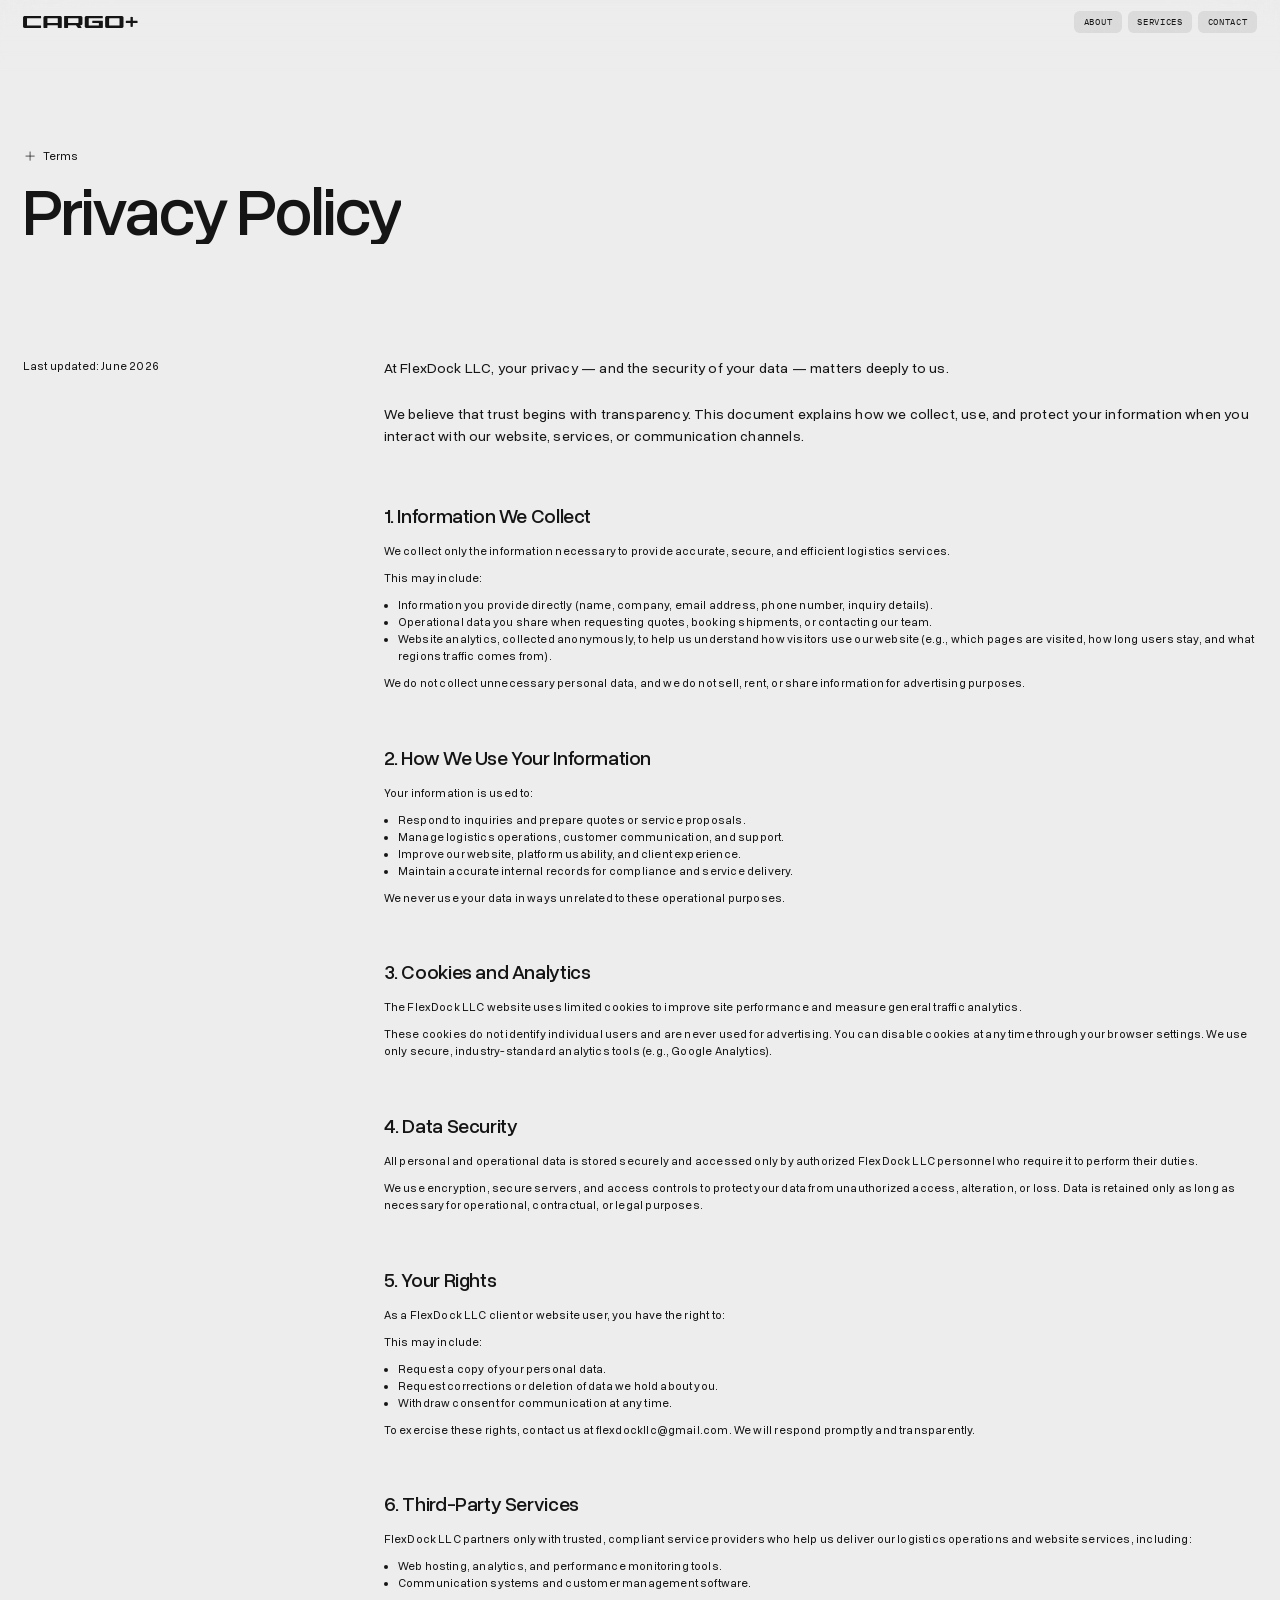
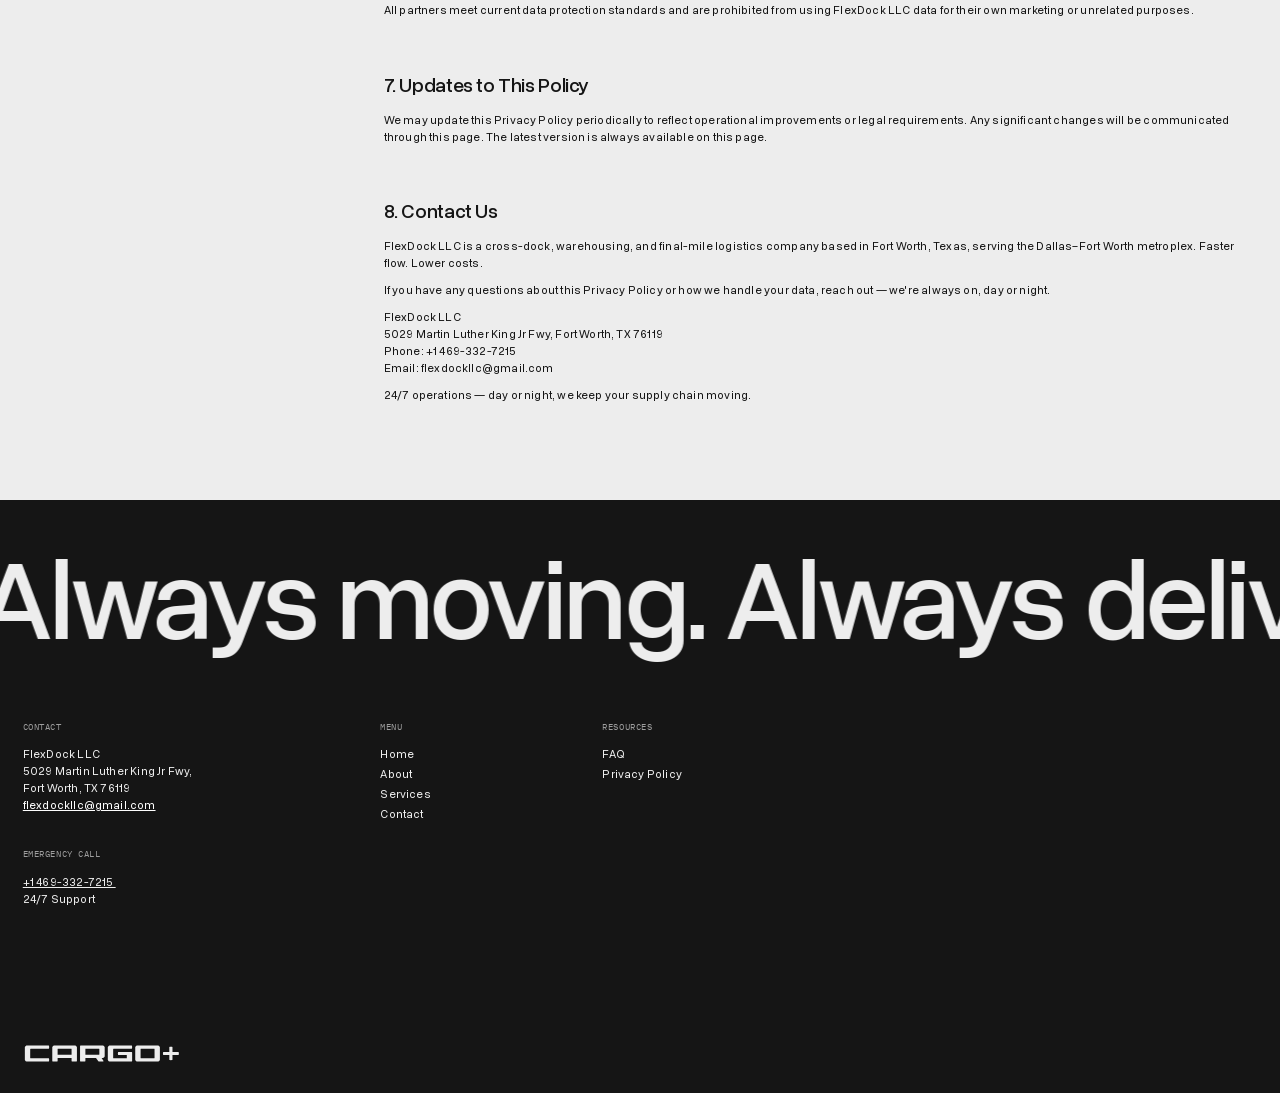
<file: privacy-policy.html>
<!DOCTYPE html><!--  This site was created in Webflow. https://webflow.com  --><!--  Last Published: Mon Dec 22 2025 13:13:52 GMT+0000 (Coordinated Universal Time)  -->
<html data-wf-page="69207360a97e9e84250af795" data-wf-site="6919af97cec96b83a7037f23" lang="en-GB">
<head>
  <script data-uuid-polyfill>/* Fix: crypto.randomUUID is undefined in insecure contexts (http:// on a non-localhost IP/host). Webflow's animation engine calls it during init; without this it throws and no animations run. */
(function(){var c=window.crypto||window.msCrypto;if(c&&typeof c.randomUUID!=='function'){c.randomUUID=function(){if(c.getRandomValues){var b=c.getRandomValues(new Uint8Array(16));b[6]=(b[6]&0x0f)|0x40;b[8]=(b[8]&0x3f)|0x80;var h=[];for(var i=0;i<16;i++)h.push((b[i]+256).toString(16).slice(1));return h[0]+h[1]+h[2]+h[3]+'-'+h[4]+h[5]+'-'+h[6]+h[7]+'-'+h[8]+h[9]+'-'+h[10]+h[11]+h[12]+h[13]+h[14]+h[15];}return 'xxxxxxxx-xxxx-4xxx-yxxx-xxxxxxxxxxxx'.replace(/[xy]/g,function(ch){var r=Math.random()*16|0,v=ch==='x'?r:(r&0x3|0x8);return v.toString(16);});};}})();</script>
  <meta charset="utf-8">
  <title>Privacy Policy | FlexDock LLC</title>
  <meta content="How FlexDock LLC collects, uses, and protects your information. Cross-dock, warehousing, and final-mile logistics serving the Dallas–Fort Worth metroplex. Faster flow. Lower costs." name="description">
  <meta content="Privacy Policy | FlexDock LLC" property="og:title">
  <meta content="How FlexDock LLC collects, uses, and protects your information. Cross-dock, warehousing, and final-mile logistics serving the Dallas–Fort Worth metroplex. Faster flow. Lower costs." property="og:description">
  <meta content="https://cdn.prod.website-files.com/6919af97cec96b83a7037f23/692071e1133fa1f76de6d557_OG.jpg" property="og:image">
  <meta content="Privacy Policy | FlexDock LLC" property="twitter:title">
  <meta content="How FlexDock LLC collects, uses, and protects your information. Cross-dock, warehousing, and final-mile logistics serving the Dallas–Fort Worth metroplex. Faster flow. Lower costs." property="twitter:description">
  <meta property="og:type" content="website">
  <meta content="summary_large_image" name="twitter:card">
  <meta content="width=device-width, initial-scale=1" name="viewport">
  <meta content="Webflow" name="generator">
  <link href="css/normalize.css" rel="stylesheet" type="text/css">
  <link href="css/webflow.css" rel="stylesheet" type="text/css">
  <link href="css/cargo-plus.webflow.css" rel="stylesheet" type="text/css">
  <style>html.w-mod-js:not(.w-mod-ix3) :is([text-load], [heading-load], .tag_mask > *, .news_item [label-news], .news_item [heading-news], .news_item [text-news], .news_item [date-news], .news_item [time-news], .news_item [overlay-news], .card_news-b [image-news-b], [heading-scroll], .number-tile.moving, [text-scroll], .button-mask > *, .nav-bg, .dropdown.listed .card_nav-menu, .nav_client-list > *, .image-wrap_nav-clients, [heading-home], [tag-home] > *, [button-home] > *, [text-fill-scroll], .collection_nav-image.first, .collection_nav-image.second, .collection_nav-image.third, .collection_nav-image.fourth) {visibility: hidden !important;}</style>
  <script type="text/javascript">!function(o,c){var n=c.documentElement,t=" w-mod-";n.className+=t+"js",("ontouchstart"in o||o.DocumentTouch&&c instanceof DocumentTouch)&&(n.className+=t+"touch")}(window,document);</script>
  <link href="images/favicon.svg" rel="shortcut icon" type="image/x-icon">
  <link href="images/webclip.svg" rel="apple-touch-icon">
  <style>
* {
  -webkit-font-smoothing: antialiased;   /* For WebKit (Safari, Chrome) */
  -moz-osx-font-smoothing: grayscale;    /* For macOS Firefox */
  font-smoothing: antialiased;           /* Non-standard, fallback */
  text-rendering: optimizeLegibility;    /* Improves kerning and ligatures */
}
</style>
  <link rel="preload" href="fonts/OverusedGrotesk-VF.woff" as="font" type="font/woff" crossorigin>
  <link rel="preload" href="fonts/IBMPlexMono-Regular.ttf" as="font" type="font/ttf" crossorigin>
  <style data-anim-failsafe2>html.wf-recover :is([text-load],[heading-load],[heading-scroll],[text-scroll],[text-fill-scroll],[heading-home],.tag_mask>*,.button-mask>*,[tag-home]>*,[button-home]>*,.number-tile.moving),html.wf-recover :is([text-load],[heading-load],[heading-scroll],[text-scroll],[heading-home]) *{opacity:1!important;visibility:visible!important;transform:none!important;clip-path:none!important;}</style>
  <script data-anim-failsafe2>/* Fix: Webflow ix3 font-race — guarantee animated content shows even if the engine crashes mid-init */
(function(){var h=document.documentElement,done=false;function recover(){if(done)return;done=true;h.classList.add('w-mod-ix3');h.classList.add('wf-recover');}
window.addEventListener('error',function(e){if(e&&e.message&&/is not a function/i.test(e.message))recover();},true);
window.addEventListener('load',function(){setTimeout(function(){if(!h.classList.contains('w-mod-ix3'))recover();},6000);});})();</script>
</head>
<body>
  <div class="page-wrapper">
    <div data-wf--navbar--variant="light-pages" class="master_navigation">
      <div data-animation="default" class="navbar w-nav" data-easing2="ease" data-easing="ease" navbar="" data-collapse="medium" data-w-id="b37911c6-a26d-aee2-6377-d32fabf87afd" role="banner" data-duration="400">
        <div class="nav-content-bg"></div>
        <div class="nav-container">
          <div class="nav_left">
            <div class="menu-button w-nav-button">
              <div class="menu-button_inner open">
                <div class="icon_menu w-embed"><svg xmlns="http://www.w3.org/2000/svg" width="100%" height="100%" viewbox="0 0 12 12" fill="none">
                    <path d="M2 6L10 6M2 9H10M2 3L10 3" stroke="currentColor" stroke-width="1.25" stroke-linecap="round" stroke-linejoin="round"></path>
                  </svg></div>
              </div>
              <div class="menu-button_inner close">
                <div class="icon_menu w-embed"><svg xmlns="http://www.w3.org/2000/svg" width="100%" height="100%" viewbox="0 0 12 12" fill="none">
                    <path d="M9 3L3 9M3 3L9 9" stroke="currentColor" stroke-width="1.25" stroke-linecap="round" stroke-linejoin="round"></path>
                  </svg></div>
              </div>
            </div>
            <a href="index.html" class="brand_nav w-nav-brand">
              <div class="logo-nav w-embed"><svg width="100%" height="100%" viewbox="0 0 145 15" fill="currentColor" xmlns="http://www.w3.org/2000/svg">
                  <path d="M5.404 2.968C5.18 3.0053 5.04933 3.136 5.012 3.36V11.564C5.012 11.732 5.05867 11.8533 5.152 11.928C5.264 11.984 5.376 12.012 5.488 12.012H22.4C22.456 12.012 22.512 12.0773 22.568 12.208C22.624 12.3387 22.6613 12.488 22.68 12.656C22.7173 12.824 22.7453 12.992 22.764 13.16C22.7827 13.328 22.792 13.4493 22.792 13.524C22.792 13.58 22.7827 13.692 22.764 13.86C22.7453 14.0093 22.7173 14.168 22.68 14.336C22.6613 14.504 22.624 14.6533 22.568 14.784C22.512 14.9147 22.456 14.98 22.4 14.98H1.68C1.512 14.98 1.32533 14.924 1.12 14.812C0.93333 14.7 0.756 14.56 0.588 14.392C0.42 14.224 0.28 14.0467 0.168 13.86C0.0560001 13.6547 0 13.468 0 13.3V1.68C0 1.512 0.0560001 1.33467 0.168 1.148C0.28 0.94267 0.42 0.755999 0.588 0.587999C0.756 0.419999 0.93333 0.279999 1.12 0.167999C1.32533 0.0559993 1.512 0 1.68 0H22.4C22.456 0 22.512 0.0653291 22.568 0.195999C22.624 0.326669 22.6613 0.475999 22.68 0.643999C22.7173 0.811999 22.7453 0.97067 22.764 1.12C22.7827 1.26933 22.792 1.372 22.792 1.428C22.792 1.5027 22.7827 1.624 22.764 1.792C22.7453 1.96 22.7173 2.1373 22.68 2.324C22.6613 2.492 22.624 2.6413 22.568 2.772C22.512 2.9027 22.456 2.968 22.4 2.968H5.404ZM27.3753 0H47.1153C47.2833 0 47.4606 0.0559993 47.6473 0.167999C47.8526 0.279999 48.0393 0.419999 48.2073 0.587999C48.3753 0.755999 48.5153 0.94267 48.6273 1.148C48.7393 1.33467 48.7953 1.512 48.7953 1.68V14.42C48.7953 14.5693 48.7393 14.7 48.6273 14.812C48.5153 14.924 48.394 14.98 48.2633 14.98H44.3153C44.2033 14.98 44.082 14.924 43.9513 14.812C43.8393 14.7 43.7833 14.5693 43.7833 14.42V11.648H30.7073V14.42C30.7073 14.5693 30.6513 14.7 30.5393 14.812C30.4273 14.924 30.306 14.98 30.1753 14.98H26.2273C26.1153 14.98 25.994 14.924 25.8633 14.812C25.7513 14.7 25.6953 14.5693 25.6953 14.42V1.68C25.6953 1.512 25.7513 1.33467 25.8633 1.148C25.9753 0.94267 26.1153 0.755999 26.2833 0.587999C26.4513 0.419999 26.6286 0.279999 26.8153 0.167999C27.0206 0.0559993 27.2073 0 27.3753 0ZM30.7073 3.416V8.68H43.7833V3.416C43.7833 3.248 43.7273 3.136 43.6153 3.08C43.522 3.0053 43.4193 2.968 43.3073 2.968H31.1833C31.0713 2.968 30.9593 3.0053 30.8473 3.08C30.754 3.136 30.7073 3.248 30.7073 3.416ZM73.2228 14.98H69.3588C69.2468 14.98 69.1254 14.9147 68.9948 14.784C68.8828 14.6533 68.7894 14.532 68.7148 14.42L66.6708 11.648H56.7308V14.42C56.7308 14.5693 56.6748 14.7 56.5628 14.812C56.4508 14.924 56.3294 14.98 56.1988 14.98H52.2508C52.1388 14.98 52.0174 14.924 51.8868 14.812C51.7748 14.7 51.7188 14.5693 51.7188 14.42V0.532C51.7188 0.40133 51.7748 0.279999 51.8868 0.167999C52.0174 0.0559993 52.1388 0 52.2508 0H73.1388C73.3068 0 73.4841 0.0559993 73.6708 0.167999C73.8761 0.279999 74.0628 0.419999 74.2308 0.587999C74.3988 0.755999 74.5388 0.94267 74.6508 1.148C74.7628 1.33467 74.8188 1.512 74.8188 1.68V9.968C74.8188 10.136 74.7628 10.3227 74.6508 10.528C74.5388 10.7147 74.3988 10.892 74.2308 11.06C74.0628 11.228 73.8761 11.368 73.6708 11.48C73.4841 11.592 73.3068 11.648 73.1388 11.648H71.9348L73.7548 14.42C73.7548 14.5693 73.6894 14.7 73.5588 14.812C73.4468 14.924 73.3348 14.98 73.2228 14.98ZM69.4148 2.968H56.7308V8.68H69.3868C69.4988 8.6613 69.5921 8.624 69.6668 8.568C69.7601 8.4933 69.8068 8.3813 69.8068 8.232V3.36C69.8068 3.248 69.7601 3.164 69.6668 3.108C69.5921 3.0333 69.5081 2.9867 69.4148 2.968ZM79.4222 14.98C79.2542 14.98 79.0675 14.924 78.8622 14.812C78.6755 14.7 78.4982 14.56 78.3302 14.392C78.1622 14.224 78.0222 14.0467 77.9102 13.86C77.7982 13.6547 77.7422 13.468 77.7422 13.3V1.68C77.7422 1.512 77.7982 1.33467 77.9102 1.148C78.0222 0.94267 78.1622 0.755999 78.3302 0.587999C78.4982 0.419999 78.6755 0.279999 78.8622 0.167999C79.0675 0.0559993 79.2542 0 79.4222 0H100.142C100.198 0 100.254 0.0653291 100.31 0.195999C100.366 0.326669 100.404 0.475999 100.422 0.643999C100.46 0.811999 100.488 0.97067 100.506 1.12C100.525 1.26933 100.534 1.372 100.534 1.428C100.534 1.5027 100.525 1.624 100.506 1.792C100.488 1.96 100.46 2.1373 100.422 2.324C100.404 2.492 100.366 2.6413 100.31 2.772C100.254 2.9027 100.198 2.968 100.142 2.968H83.1462C82.9222 3.0053 82.7915 3.136 82.7542 3.36V11.564C82.7542 11.732 82.8009 11.8533 82.8942 11.928C83.0062 11.984 83.1182 12.012 83.2302 12.012H95.5222V8.848H87.5422C87.4862 8.848 87.4302 8.792 87.3742 8.68C87.3182 8.5493 87.2715 8.4093 87.2342 8.26C87.2155 8.092 87.1969 7.9333 87.1782 7.784C87.1595 7.616 87.1502 7.4947 87.1502 7.42C87.1502 7.364 87.1595 7.2707 87.1782 7.14C87.1969 6.9907 87.2155 6.8413 87.2342 6.692C87.2715 6.5427 87.3182 6.412 87.3742 6.3C87.4302 6.1693 87.4862 6.104 87.5422 6.104H99.974C100.124 6.104 100.254 6.16 100.366 6.272C100.478 6.3653 100.534 6.4867 100.534 6.636V14.42C100.534 14.5693 100.478 14.7 100.366 14.812C100.254 14.924 100.133 14.98 100.002 14.98H79.4222ZM103.438 1.68C103.438 1.512 103.494 1.33467 103.606 1.148C103.718 0.94267 103.858 0.755999 104.026 0.587999C104.194 0.419999 104.371 0.279999 104.558 0.167999C104.763 0.0559993 104.95 0 105.118 0H124.858C125.026 0 125.203 0.0559993 125.39 0.167999C125.595 0.279999 125.782 0.419999 125.95 0.587999C126.118 0.755999 126.258 0.94267 126.37 1.148C126.482 1.33467 126.538 1.512 126.538 1.68V13.3C126.538 13.468 126.482 13.6547 126.37 13.86C126.258 14.0467 126.118 14.224 125.95 14.392C125.782 14.56 125.595 14.7 125.39 14.812C125.203 14.924 125.026 14.98 124.858 14.98H105.118C104.95 14.98 104.763 14.924 104.558 14.812C104.371 14.7 104.194 14.56 104.026 14.392C103.858 14.224 103.718 14.0467 103.606 13.86C103.494 13.6547 103.438 13.468 103.438 13.3V1.68ZM108.925 2.968C108.814 2.968 108.711 2.996 108.618 3.052C108.524 3.108 108.468 3.2107 108.45 3.36V11.564C108.45 11.732 108.496 11.8533 108.59 11.928C108.702 11.984 108.814 12.012 108.925 12.012H121.05C121.162 12.012 121.264 11.984 121.358 11.928C121.47 11.8533 121.526 11.732 121.526 11.564V3.36C121.526 3.2107 121.47 3.108 121.358 3.052C121.264 2.996 121.162 2.968 121.05 2.968H108.925ZM129.797 5.964H135.369V1.484C135.369 1.428 135.434 1.372 135.565 1.316C135.696 1.26 135.845 1.22267 136.013 1.204C136.181 1.16667 136.34 1.13867 136.489 1.12C136.638 1.10133 136.741 1.092 136.797 1.092C136.872 1.092 136.993 1.10133 137.161 1.12C137.329 1.13867 137.497 1.16667 137.665 1.204C137.852 1.22267 138.01 1.26 138.141 1.316C138.272 1.372 138.337 1.428 138.337 1.484V5.964H143.937C143.993 5.964 144.049 6.0293 144.105 6.16C144.161 6.2907 144.198 6.44 144.217 6.608C144.254 6.776 144.282 6.9347 144.301 7.084C144.32 7.2333 144.329 7.336 144.329 7.392C144.329 7.4667 144.32 7.588 144.301 7.756C144.282 7.924 144.254 8.1013 144.217 8.288C144.198 8.456 144.161 8.6053 144.105 8.736C144.049 8.8667 143.993 8.932 143.937 8.932H138.337V13.384C138.337 13.44 138.272 13.496 138.141 13.552C138.01 13.5893 137.852 13.6267 137.665 13.664C137.497 13.7013 137.329 13.7293 137.161 13.748C136.993 13.7667 136.872 13.776 136.797 13.776C136.741 13.776 136.638 13.7667 136.489 13.748C136.34 13.7293 136.181 13.7013 136.013 13.664C135.845 13.6267 135.696 13.5893 135.565 13.552C135.434 13.496 135.369 13.44 135.369 13.384V8.932H129.797C129.741 8.932 129.685 8.8667 129.629 8.736C129.592 8.6053 129.554 8.456 129.517 8.288C129.48 8.1013 129.452 7.924 129.433 7.756C129.414 7.588 129.405 7.4667 129.405 7.392C129.405 7.336 129.414 7.2333 129.433 7.084C129.452 6.9347 129.48 6.776 129.517 6.608C129.554 6.44 129.592 6.2907 129.629 6.16C129.685 6.0293 129.741 5.964 129.797 5.964Z" fill="currentColor"></path>
                </svg></div>
            </a>
          </div>
          <div class="nav_right">
            <nav role="navigation" class="nav-menu w-nav-menu">
              <div class="nav_menu-inner">
                <a nav-link="" href="about.html" class="link_nav w-inline-block"><div>About</div></a>
                <a nav-link="" href="services.html" class="link_nav w-inline-block">
                  <div>Services</div>
                </a>
                <a nav-link="" href="contact.html" class="link_nav w-inline-block"><div>Contact</div></a>
              </div>
              <div class="mobile_menu">
                <div class="wrap_mobile-menu">
                  <div class="mobile-nav_top-tile">
                      <div class="divider_nav-mobile-menu"></div>
                      <a href="index.html" class="nav_column-item w-inline-block">
                        <div class="wrap_mobile-links">
                          <div class="link_mobile-menu">Home</div>
                        </div>
                        <div class="text-size-small">Eliminate clutter and focus on impactful content.</div>
                      </a>
                      <div class="divider_nav-mobile-menu"></div>
                      <a href="about.html" class="nav_column-item w-inline-block">
                        <div class="wrap_mobile-links">
                          <div class="link_mobile-menu">About</div>
                        </div>
                        <div class="text-size-small">How we think, work, and approach design.</div>
                      </a>
                      <div class="divider_nav-mobile-menu"></div>
                      <a href="services.html" class="nav_column-item w-inline-block">
                        <div class="wrap_mobile-links">
                          <div class="link_mobile-menu">Services</div>
                        </div>
                        <div class="text-size-small">What we do and how we deliver it.</div>
                      </a>
                      <div class="divider_nav-mobile-menu"></div>
                      <a href="contact.html" class="nav_column-item w-inline-block">
                        <div class="wrap_mobile-links">
                          <div class="link_mobile-menu">Contact</div>
                        </div>
                        <div class="text-size-small">Just say hi. We’re always curious to hear what you’re building.</div>
                      </a>
                    </div>
                </div>
              </div>
            </nav>
          </div>
        </div>
      </div>
      <div style="--blur: 3rem; --ratio: 1.9;" class="progressive-blur_wrap nav-blur">
        <div style="--i: 6;" class="progressive-blur_panel is-1"></div>
        <div style="--i: 5;" class="progressive-blur_panel is-2"></div>
        <div style="--i: 4;" class="progressive-blur_panel is-3"></div>
        <div style="--i: 3;" class="progressive-blur_panel is-4"></div>
        <div style="--i: 2;" class="progressive-blur_panel is-5"></div>
        <div style="--i: 1;" class="progressive-blur_panel is-6"></div>
        <div style="--i: 1;" class="progressive-blur_panel is-7"></div>
        <div style="--i: 1;" class="progressive-blur_panel is-8"></div>
        <div style="--i: 1;" class="progressive-blur_panel is-9"></div>
        <div style="--i: 1;" class="progressive-blur_panel is-10"></div>
      </div>
      <div class="nav-bg"></div>
    </div>
    <main class="main-wrapper">
      <section class="section_hero-legal">
        <div class="padding-global">
          <div class="w-layout-blockcontainer container-large w-container">
            <div>
              <div class="headline_legal-hero">
                <div class="tag_mask">
                  <div class="master_tag">
                    <div class="icon_tag w-embed"><svg xmlns="http://www.w3.org/2000/svg" width="100%" height="100%" viewbox="0 0 20 20" fill="none">
                        <path d="M4.16797 10.0003H15.8346M10.0013 4.16699V15.8337" stroke="currentColor" stroke-linecap="round" stroke-linejoin="round"></path>
                      </svg></div>
                    <div>Terms</div>
                  </div>
                </div>
                <h1 heading-load="">Privacy Policy</h1>
              </div>
            </div>
          </div>
        </div>
      </section>
      <section class="section_body-legal">
        <div class="padding-global">
          <div class="w-layout-blockcontainer container-large w-container">
            <div data-w-id="023b45f6-1442-0cb7-9715-5fd873ea46d5" class="legal_halves">
              <div class="left_legal">
                <div>Last updated: June 2026</div>
              </div>
              <div class="master_legal">
                <div class="text-size-large">At FlexDock LLC, your privacy — and the security of your data — matters deeply to us.<br><br>We believe that trust begins with transparency. This document explains how we collect, use, and protect your information when you interact with our website, services, or communication channels.</div>
                <div class="content_legal">
                  <div class="legal_tile">
                    <div class="heading-style-h5">1. Information We Collect</div>
                    <div class="body_legal w-richtext">
                      <p>We collect only the information necessary to provide accurate, secure, and efficient logistics services.</p>
                      <p>This may include:</p>
                      <ul role="list">
                        <li>Information you provide directly (name, company, email address, phone number, inquiry details).</li>
                        <li>Operational data you share when requesting quotes, booking shipments, or contacting our team.</li>
                        <li>Website analytics, collected anonymously, to help us understand how visitors use our website (e.g., which pages are visited, how long users stay, and what regions traffic comes from).</li>
                      </ul>
                      <p>We do not collect unnecessary personal data, and we do not sell, rent, or share information for advertising purposes.</p>
                    </div>
                  </div>
                  <div class="legal_tile">
                    <div class="heading-style-h5">2. How We Use Your Information</div>
                    <div class="body_legal w-richtext">
                      <p>Your information is used to:</p>
                      <ul role="list">
                        <li>Respond to inquiries and prepare quotes or service proposals.</li>
                        <li>Manage logistics operations, customer communication, and support.</li>
                        <li>Improve our website, platform usability, and client experience.</li>
                        <li>Maintain accurate internal records for compliance and service delivery.</li>
                      </ul>
                      <p>We never use your data in ways unrelated to these operational purposes.</p>
                    </div>
                  </div>
                  <div class="legal_tile">
                    <div class="heading-style-h5">3. Cookies and Analytics</div>
                    <div class="body_legal w-richtext">
                      <p>The FlexDock LLC website uses limited cookies to improve site performance and measure general traffic analytics.</p>
                      <p>These cookies do not identify individual users and are never used for advertising. You can disable cookies at any time through your browser settings. We use only secure, industry-standard analytics tools (e.g., Google Analytics).</p>
                    </div>
                  </div>
                  <div class="legal_tile">
                    <div class="heading-style-h5">4. Data Security</div>
                    <div class="body_legal w-richtext">
                      <p>All personal and operational data is stored securely and accessed only by authorized FlexDock LLC personnel who require it to perform their duties.</p>
                      <p>We use encryption, secure servers, and access controls to protect your data from unauthorized access, alteration, or loss. Data is retained only as long as necessary for operational, contractual, or legal purposes.</p>
                    </div>
                  </div>
                  <div class="legal_tile">
                    <div class="heading-style-h5">5. Your Rights</div>
                    <div class="body_legal w-richtext">
                      <p>As a FlexDock LLC client or website user, you have the right to:</p>
                      <p>This may include:</p>
                      <ul role="list">
                        <li>Request a copy of your personal data.</li>
                        <li>Request corrections or deletion of data we hold about you.</li>
                        <li>Withdraw consent for communication at any time.</li>
                      </ul>
                      <p>To exercise these rights, contact us at flexdockllc@gmail.com. We will respond promptly and transparently.</p>
                    </div>
                  </div>
                  <div class="legal_tile">
                    <div class="heading-style-h5">6. Third-Party Services</div>
                    <div class="body_legal w-richtext">
                      <p>FlexDock LLC partners only with trusted, compliant service providers who help us deliver our logistics operations and website services, including:</p>
                      <ul role="list">
                        <li>Web hosting, analytics, and performance monitoring tools.</li>
                        <li>Communication systems and customer management software.</li>
                      </ul>
                      <p>All partners meet current data protection standards and are prohibited from using FlexDock LLC data for their own marketing or unrelated purposes.</p>
                    </div>
                  </div>
                  <div class="legal_tile">
                    <div class="heading-style-h5">7. Updates to This Policy</div>
                    <div class="body_legal w-richtext">
                      <p>We may update this Privacy Policy periodically to reflect operational improvements or legal requirements. Any significant changes will be communicated through this page. The latest version is always available on this page.</p>
                    </div>
                  </div>
                  <div class="legal_tile">
                    <div class="heading-style-h5">8. Contact Us</div>
                    <div class="body_legal w-richtext">
                      <p>FlexDock LLC is a cross-dock, warehousing, and final-mile logistics company based in Fort Worth, Texas, serving the Dallas–Fort Worth metroplex. Faster flow. Lower costs.</p>
                      <p>If you have any questions about this Privacy Policy or how we handle your data, reach out — we're always on, day or night.</p>
                      <p>FlexDock LLC<br>5029 Martin Luther King Jr Fwy, Fort Worth, TX 76119<br>Phone: +1 469-332-7215<br>Email: flexdockllc@gmail.com</p>
                      <p>24/7 operations — day or night, we keep your supply chain moving.</p>
                    </div>
                  </div>
                </div>
              </div>
            </div>
          </div>
        </div>
      </section>
    </main>
    <section light-mode="" class="footer">
      <div class="footer_marquee">
        <div class="marquee footer-marquee">
          <div data-w-id="5fa1cc18-9d3c-3e0d-e577-60b962a18ed3" class="marquee_footer">
            <div class="single-marquee-footer">
              <div class="heading-style-h0">Always moving. Always delivering. Always on time.</div>
            </div>
            <div class="single-marquee-footer">
              <div class="heading-style-h0">Always moving. Always delivering. Always on time.</div>
            </div>
            <div class="single-marquee-footer">
              <div class="heading-style-h0">Always moving. Always delivering. Always on time.</div>
            </div>
            <div class="single-marquee-footer">
              <div class="heading-style-h0">Always moving. Always delivering. Always on time.</div>
            </div>
          </div>
        </div>
      </div>
      <div class="padding-global padding-footer">
        <div class="w-layout-blockcontainer container-large container-footer w-container">
          <div class="master_footer">
            <div class="content_footer">
              <div class="footer_top">
                <div class="w-layout-grid footer_halves">
                  <div id="w-node-_8542bdef-ef4e-7872-a50e-86f00bf02a6c-d0446e59" class="footer_left">
                    <div class="footer_top-tile">
                      <div class="footer_left-texts">
                        <div class="label-large tone-medium">Contact</div>
                        <div>FlexDock LLC <br />5029 Martin Luther King Jr Fwy, <br />Fort Worth, TX 76119<br /><a href="mailto:flexdockllc@gmail.com" class="text_underline">flexdockllc@gmail.com</a></div>
                      </div>
                      <div class="footer_left-texts">
                        <div class="label-large tone-medium">Emergency call</div>
                        <div class="tone-strong"><span class="text_underline">+1 469-332-7215 </span><br>24/7 Support</div>
                      </div>
                    </div>
                  </div>
                  <div class="footer_columns">
                    <div id="w-node-_8542bdef-ef4e-7872-a50e-86f00bf02a8f-d0446e59" class="footer_column">
                      <div class="label-large tone-medium">Menu</div>
                      <div class="footer_links-column">
                          <a href="index.html" class="link_footer">Home</a>
                          <a href="about.html" class="link_footer">About</a>
                          <a href="services.html" class="link_footer">Services</a>
                          <a href="contact.html" class="link_footer">Contact</a>
                        </div>
                    </div>
                    <div class="footer_column no-borders">
                      <div class="label-large tone-medium">Resources</div>
                      <div class="footer_links-column">
                          <a href="faq.html" class="link_footer">FAQ</a>
                          <a href="privacy-policy.html" class="link_footer">Privacy Policy</a>
                        </div>
                    </div>
                  </div>
                  <div id="w-node-b9ae68d1-69ae-11c0-f2c0-3efd5f53b7aa-d0446e59" class="form-block_newsletter w-form" style="display:none">
                    <div class="label-large text_input-label">Get updates</div>
                    <form id="wf-form-Newsletter" name="wf-form-Newsletter" data-name="Newsletter" method="get" class="form_newsletter" data-wf-page-id="69207360a97e9e84250af795" data-wf-element-id="b9ae68d1-69ae-11c0-f2c0-3efd5f53b7b0"><input class="text-field w-input" maxlength="256" name="email" data-name="Email" placeholder="Newsletter email" type="email" id="newsletter" required="">
                      <div button="" class="newsletter_button-wrap"><input type="submit" data-wait="Please wait..." class="submit-button_absolute w-button" value="Submit">
                        <div class="icon_newsletter w-embed"><svg xmlns="http://www.w3.org/2000/svg" width="100%" height="100%" viewbox="0 0 20 20" fill="none">
                            <path d="M4.16797 10H15.8346M15.8346 10L10.0013 4.16669M15.8346 10L10.0013 15.8334" stroke="currentColor" stroke-linecap="round" stroke-linejoin="round"></path>
                          </svg></div>
                      </div>
                    </form>
                    <div class="text-size-small tone-medium">Your information is never disclosed to third parties.</div>
                    <div class="success-message w-form-done">
                      <div>Thank you! Your submission has been received!</div>
                    </div>
                    <div class="error-message w-form-fail">
                      <div>Oops! Something went wrong while submitting the form.</div>
                    </div>
                  </div>
                </div>
              </div>
              <div class="footer_bottom">
                <div class="w-layout-grid footer_halves bottom_halves">
                  <div class="footer_brand-wrap">
                    <a href="index.html" class="brand_footer w-inline-block"><img loading="lazy" src="images/CARGO.svg" alt="CARGO+" class="logo_footer"></a>
                  </div>
                </div>
              </div>
            </div>
          </div>
        </div>
      </div>
    </section>
  </div>
  <script src="js/jquery-3.5.1.min.js" type="text/javascript"></script>
  <script src="js/webflow.js" type="text/javascript"></script>
  <script src="js/gsap.min.js" type="text/javascript"></script>
  <script src="js/ScrollTrigger.min.js" type="text/javascript"></script>
  <script src="js/Flip.min.js" type="text/javascript"></script>
  <script src="js/SplitText.min.js" type="text/javascript"></script>
  <script type="text/javascript">gsap.registerPlugin(ScrollTrigger,Flip,SplitText);</script>
</body>
</html>
</file>
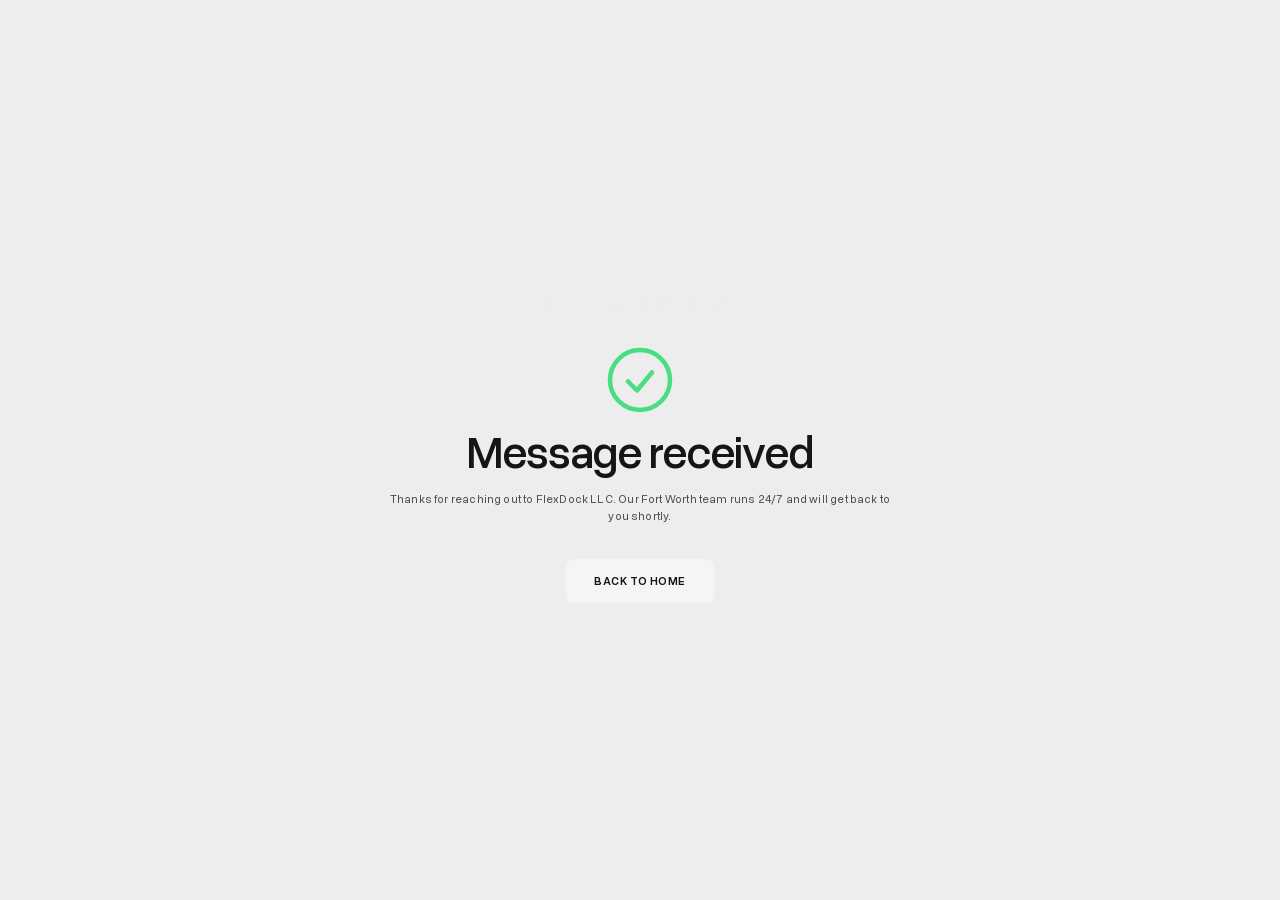
<file: success.html>
<!doctype html>
<html lang="en-GB">
  <head>
    <meta charset="utf-8" />
    <title>Message sent | FlexDock LLC</title>
    <meta content="width=device-width, initial-scale=1" name="viewport" />
    <meta name="robots" content="noindex" />
    <link href="css/normalize.css" rel="stylesheet" type="text/css" />
    <link href="css/webflow.css" rel="stylesheet" type="text/css" />
    <link href="css/cargo-plus.webflow.css" rel="stylesheet" type="text/css" />
    <link href="images/favicon.svg" rel="shortcut icon" type="image/x-icon" />
    <link href="images/webclip.svg" rel="apple-touch-icon" />
    <link rel="preload" href="fonts/OverusedGrotesk-VF.woff" as="font" type="font/woff" crossorigin />
    <link rel="preload" href="fonts/IBMPlexMono-Regular.ttf" as="font" type="font/ttf" crossorigin />
    <style>
      .success-page {
        min-height: 100vh;
        display: flex;
        flex-direction: column;
        align-items: center;
        justify-content: center;
        text-align: center;
        gap: 2rem;
        padding: 2rem 1.25rem;
        background-color: var(--_🎨-color--tokens---background--base, #151515);
        color: var(--_🎨-color--tokens---tone--strong, #f5f5f5);
      }
      .success-page__logo {
        width: 180px;
        max-width: 60vw;
        height: auto;
      }
      .success-page__icon {
        width: 72px;
        height: 72px;
        color: #4ade80;
      }
      .success-page__card {
        display: flex;
        flex-direction: column;
        align-items: center;
        gap: 1rem;
        max-width: 32rem;
      }
      .success-page__lead {
        opacity: 0.72;
        line-height: 1.5;
      }
      .success-page__btn {
        display: inline-block;
        margin-top: 0.5rem;
        padding: 0.85rem 1.75rem;
        border-radius: 8px;
        background: #f5f5f5;
        color: #151515;
        font-weight: 600;
        text-transform: uppercase;
        letter-spacing: 0.04em;
        text-decoration: none;
        transition: opacity 0.2s ease;
      }
      .success-page__btn:hover {
        opacity: 0.85;
      }
    </style>
  </head>
  <body>
    <main class="success-page">
      <img src="images/flexdock-logo.svg" alt="FlexDock LLC" class="success-page__logo" />
      <div class="success-page__card">
        <svg class="success-page__icon" viewBox="0 0 24 24" fill="none" xmlns="http://www.w3.org/2000/svg">
          <circle cx="12" cy="12" r="10" stroke="currentColor" stroke-width="1.5" />
          <path d="M8 12.5L11 15.5L16 9.5" stroke="currentColor" stroke-width="1.5" stroke-linecap="round" stroke-linejoin="round" />
        </svg>
        <h1 class="heading-style-h2 margin-0">Message received</h1>
        <p class="success-page__lead">
          Thanks for reaching out to FlexDock LLC. Our Fort Worth team runs 24/7 and will get back to you shortly.
        </p>
        <a href="/" class="success-page__btn">Back to home</a>
      </div>
    </main>
  </body>
</html>
</file>
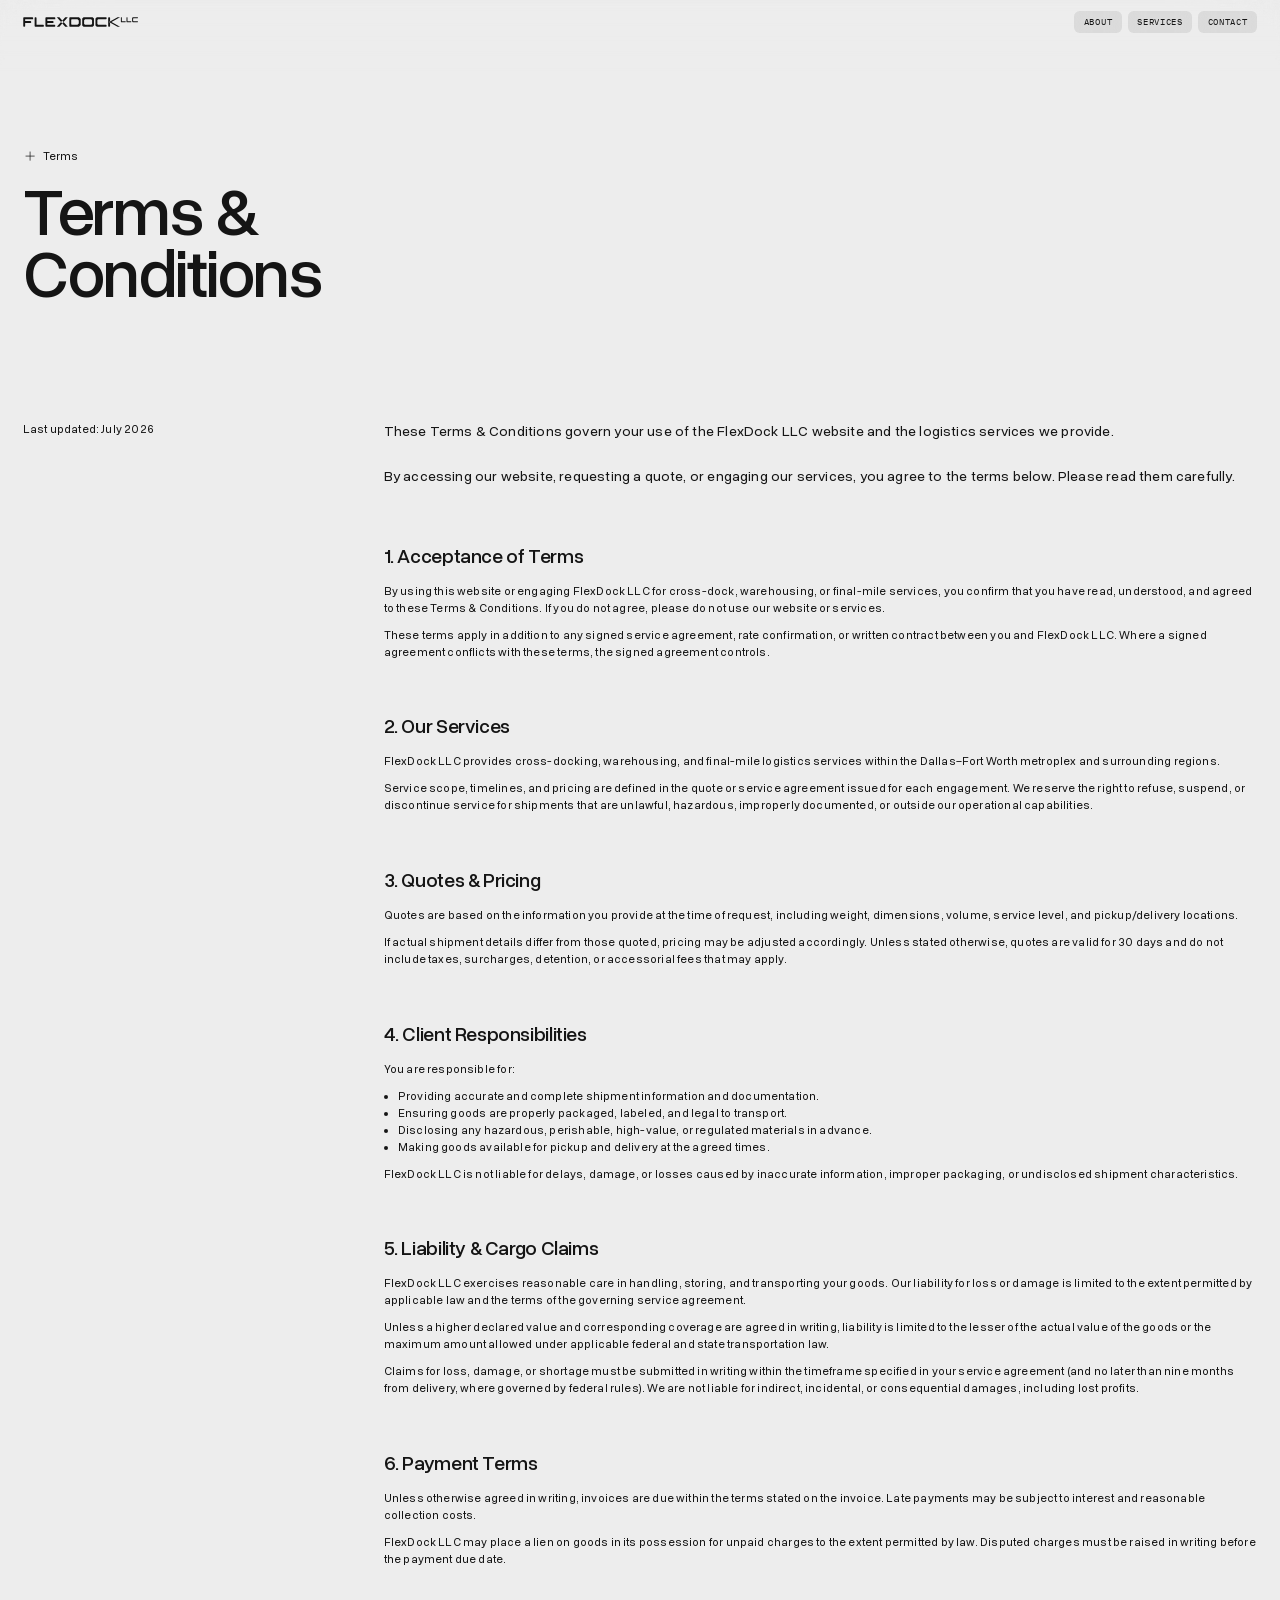
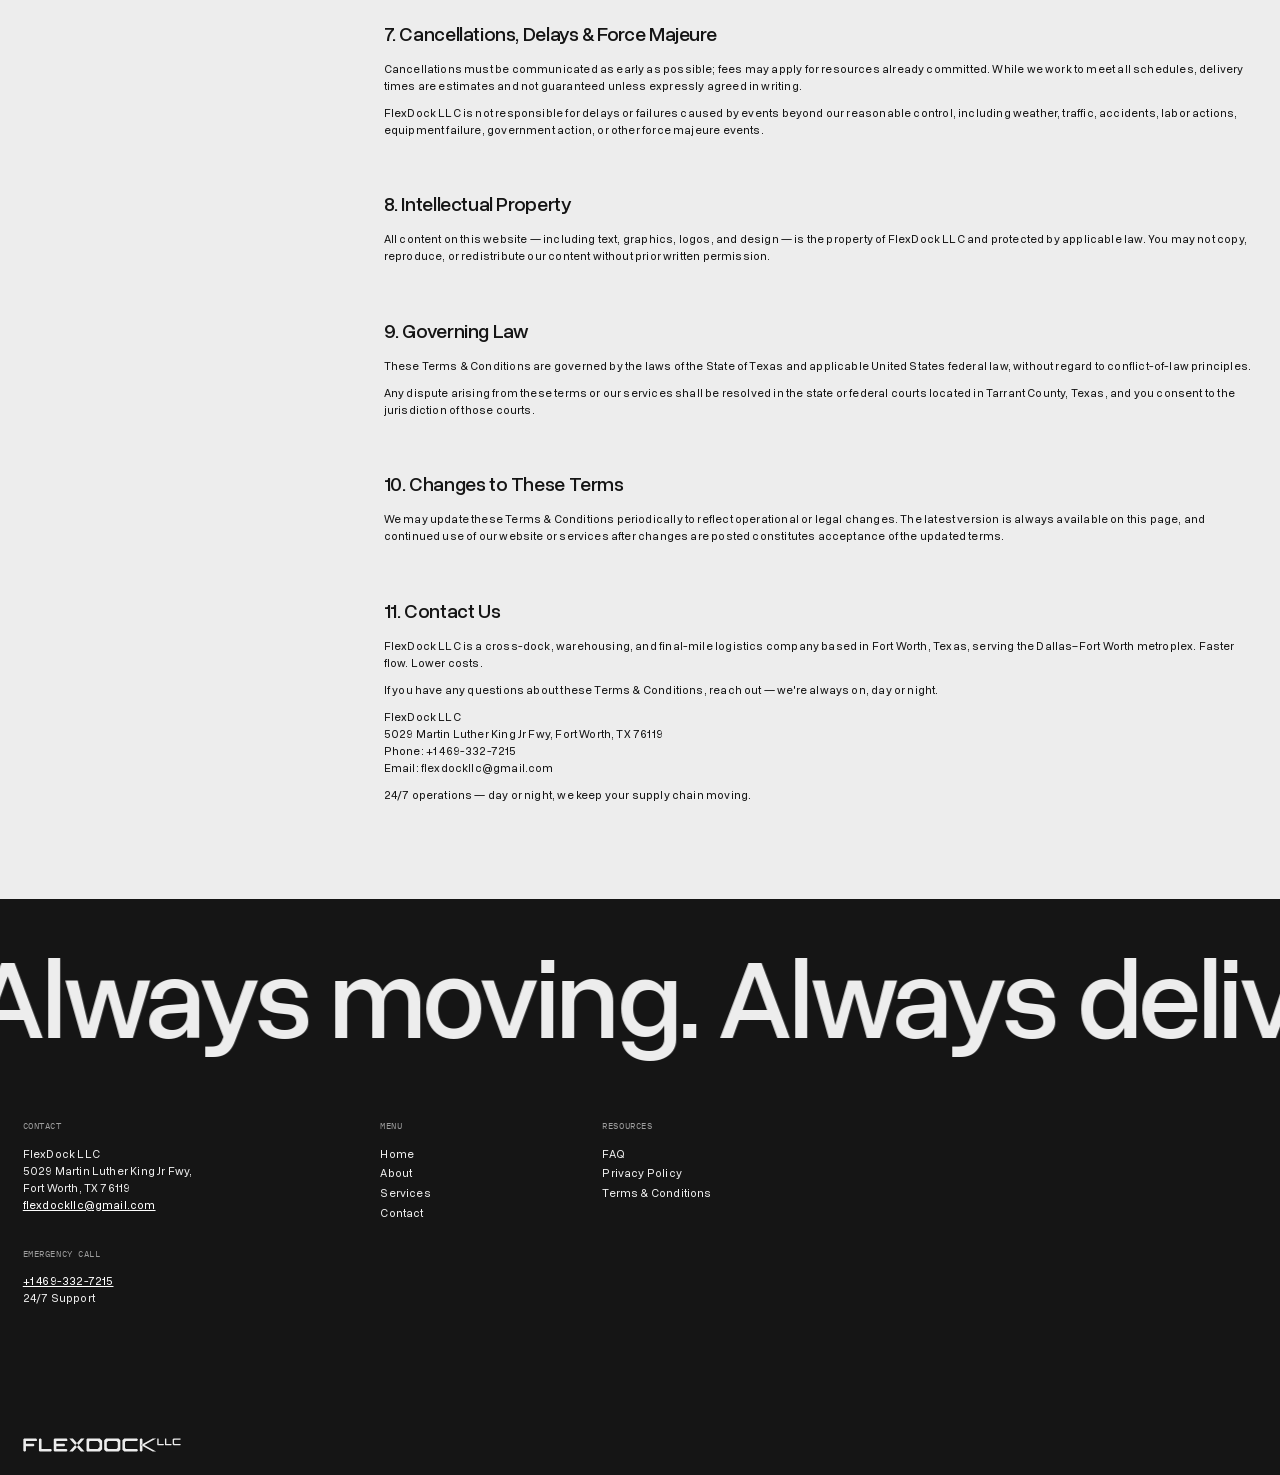
<file: terms.html>
<!DOCTYPE html><!--  This site was created in Webflow. https://webflow.com  -->
<html data-wf-page="69207360a97e9e84250af796" data-wf-site="6919af97cec96b83a7037f23" lang="en-GB">
<head>
  <script data-uuid-polyfill>/* Fix: crypto.randomUUID is undefined in insecure contexts (http:// on a non-localhost IP/host). Webflow's animation engine calls it during init; without this it throws and no animations run. */
(function(){var c=window.crypto||window.msCrypto;if(c&&typeof c.randomUUID!=='function'){c.randomUUID=function(){if(c.getRandomValues){var b=c.getRandomValues(new Uint8Array(16));b[6]=(b[6]&0x0f)|0x40;b[8]=(b[8]&0x3f)|0x80;var h=[];for(var i=0;i<16;i++)h.push((b[i]+256).toString(16).slice(1));return h[0]+h[1]+h[2]+h[3]+'-'+h[4]+h[5]+'-'+h[6]+h[7]+'-'+h[8]+h[9]+'-'+h[10]+h[11]+h[12]+h[13]+h[14]+h[15];}return 'xxxxxxxx-xxxx-4xxx-yxxx-xxxxxxxxxxxx'.replace(/[xy]/g,function(ch){var r=Math.random()*16|0,v=ch==='x'?r:(r&0x3|0x8);return v.toString(16);});};}})();</script>
  <meta charset="utf-8">
  <title>Terms &amp; Conditions | FlexDock LLC</title>
  <meta content="The terms governing use of FlexDock LLC's cross-dock, warehousing, and final-mile logistics services in the Dallas–Fort Worth metroplex. Faster flow. Lower costs." name="description">
  <meta content="Terms &amp; Conditions | FlexDock LLC" property="og:title">
  <meta content="The terms governing use of FlexDock LLC's cross-dock, warehousing, and final-mile logistics services in the Dallas–Fort Worth metroplex. Faster flow. Lower costs." property="og:description">
  <meta content="images/og-image.jpg" property="og:image">
  <meta content="Terms &amp; Conditions | FlexDock LLC" property="twitter:title">
  <meta content="The terms governing use of FlexDock LLC's cross-dock, warehousing, and final-mile logistics services in the Dallas–Fort Worth metroplex. Faster flow. Lower costs." property="twitter:description">
  <meta property="og:type" content="website">
  <meta content="summary_large_image" name="twitter:card">
  <meta content="width=device-width, initial-scale=1" name="viewport">
  <meta content="Webflow" name="generator">
  <link href="css/normalize.css" rel="stylesheet" type="text/css">
  <link href="css/webflow.css" rel="stylesheet" type="text/css">
  <link href="css/cargo-plus.webflow.css" rel="stylesheet" type="text/css">
    <script data-mobile-skip-anim>
      /* Mobile (<=767px): skip text reveal animations. Trigger the site's own recover path at first
         paint so animated text shows statically instead of staying blank until the GSAP engine boots.
         w-mod-ix3 disables the pre-hide (:not(.w-mod-ix3)); wf-recover pins the text visible + static. */
      (function () {
        try {
          if (window.matchMedia && window.matchMedia("(max-width: 767px)").matches) {
            var h = document.documentElement;
            h.classList.add("w-mod-ix3");
            h.classList.add("wf-recover");
          }
        } catch (e) {}
      })();
    </script>
  <style>html.w-mod-js:not(.w-mod-ix3) :is([text-load], [heading-load], .tag_mask > *, .news_item [label-news], .news_item [heading-news], .news_item [text-news], .news_item [date-news], .news_item [time-news], .news_item [overlay-news], .card_news-b [image-news-b], [heading-scroll], .number-tile.moving, [text-scroll], .button-mask > *, .nav-bg, .dropdown.listed .card_nav-menu, .nav_client-list > *, .image-wrap_nav-clients, [heading-home], [tag-home] > *, [button-home] > *, [text-fill-scroll], .collection_nav-image.first, .collection_nav-image.second, .collection_nav-image.third, .collection_nav-image.fourth) {visibility: hidden !important;}</style>
  <script type="text/javascript">!function(o,c){var n=c.documentElement,t=" w-mod-";n.className+=t+"js",("ontouchstart"in o||o.DocumentTouch&&c instanceof DocumentTouch)&&(n.className+=t+"touch")}(window,document);</script>
  <link href="images/favicon.svg" rel="shortcut icon" type="image/x-icon">
  <link href="images/webclip.svg" rel="apple-touch-icon">
  <style>
* {
  -webkit-font-smoothing: antialiased;   /* For WebKit (Safari, Chrome) */
  -moz-osx-font-smoothing: grayscale;    /* For macOS Firefox */
  font-smoothing: antialiased;           /* Non-standard, fallback */
  text-rendering: optimizeLegibility;    /* Improves kerning and ligatures */
}
</style>
  <link rel="preload" href="fonts/OverusedGrotesk-VF.woff" as="font" type="font/woff" crossorigin>
  <link rel="preload" href="fonts/IBMPlexMono-Regular.ttf" as="font" type="font/ttf" crossorigin>
  <style data-anim-failsafe2>html.wf-recover :is([text-load],[heading-load],[heading-scroll],[text-scroll],[text-fill-scroll],[heading-home],.tag_mask>*,.button-mask>*,[tag-home]>*,[button-home]>*,.number-tile.moving),html.wf-recover :is([text-load],[heading-load],[heading-scroll],[text-scroll],[heading-home]) *{opacity:1!important;visibility:visible!important;transform:none!important;clip-path:none!important;}</style>
  <script data-anim-failsafe2>/* Fix: Webflow ix3 font-race — guarantee animated content shows even if the engine crashes mid-init */
(function(){var h=document.documentElement,done=false;function recover(){if(done)return;done=true;h.classList.add('w-mod-ix3');h.classList.add('wf-recover');}
window.addEventListener('error',function(e){if(e&&e.message&&/is not a function/i.test(e.message))recover();},true);
window.addEventListener('load',function(){setTimeout(function(){if(!h.classList.contains('w-mod-ix3'))recover();},6000);});})();</script>
</head>
<body>
  <div class="page-wrapper">
    <div data-wf--navbar--variant="light-pages" class="master_navigation">
      <div data-animation="default" class="navbar w-nav" data-easing2="ease" data-easing="ease" navbar="" data-collapse="medium" data-w-id="b37911c6-a26d-aee2-6377-d32fabf87afd" role="banner" data-duration="400">
        <div class="nav-content-bg"></div>
        <div class="nav-container">
          <div class="nav_left">
            <div class="menu-button w-nav-button">
              <div class="menu-button_inner open">
                <div class="icon_menu w-embed"><svg xmlns="http://www.w3.org/2000/svg" width="100%" height="100%" viewbox="0 0 12 12" fill="none">
                    <path d="M2 6L10 6M2 9H10M2 3L10 3" stroke="currentColor" stroke-width="1.25" stroke-linecap="round" stroke-linejoin="round"></path>
                  </svg></div>
              </div>
              <div class="menu-button_inner close">
                <div class="icon_menu w-embed"><svg xmlns="http://www.w3.org/2000/svg" width="100%" height="100%" viewbox="0 0 12 12" fill="none">
                    <path d="M9 3L3 9M3 3L9 9" stroke="currentColor" stroke-width="1.25" stroke-linecap="round" stroke-linejoin="round"></path>
                  </svg></div>
              </div>
            </div>
            <a href="index.html" class="brand_nav w-nav-brand">
              <div class="logo-nav w-embed">
                  <svg width="100%" height="100%" viewBox="-2 -3 1213.92 106.00" fill="none" xmlns="http://www.w3.org/2000/svg"><path d="M0.00 6.00L6.00 0.00L98.00 0.00L104.00 6.00L104.00 20.00L20.00 20.00L20.00 40.00L78.00 40.00L84.00 46.00L84.00 54.00L78.00 60.00L20.00 60.00L20.00 94.00L14.00 100.00L6.00 100.00L0.00 94.00Z" transform="translate(0.00,0) scale(1)" fill="currentColor" fill-rule="evenodd"/><path d="M0.00 6.00L6.00 0.00L14.00 0.00L20.00 6.00L20.00 80.00L92.00 80.00L98.00 86.00L98.00 94.00L92.00 100.00L6.00 100.00L0.00 94.00Z" transform="translate(120.00,0) scale(1)" fill="currentColor" fill-rule="evenodd"/><path d="M0.00 6.00L6.00 0.00L98.00 0.00L104.00 6.00L104.00 20.00L20.00 20.00L20.00 40.00L80.00 40.00L86.00 46.00L86.00 54.00L80.00 60.00L20.00 60.00L20.00 80.00L98.00 80.00L104.00 86.00L104.00 94.00L98.00 100.00L6.00 100.00L0.00 94.00Z" transform="translate(234.00,0) scale(1)" fill="currentColor" fill-rule="evenodd"/><path d="M0.00 0L27.00 0L116.00 100L89.00 100ZM89.00 0L116.00 0L27.00 100L0.00 100Z" transform="translate(354.00,0) scale(1)" fill="currentColor" fill-rule="evenodd"/><path d="M0.00 6.00L6.00 0.00L102.00 0.00L120.00 18.00L120.00 82.00L102.00 100.00L6.00 100.00L0.00 94.00ZM20.00 26.00L26.00 20.00L86.00 20.00L100.00 34.00L100.00 66.00L86.00 80.00L26.00 80.00L20.00 74.00Z" transform="translate(486.00,0) scale(1)" fill="currentColor" fill-rule="evenodd"/><path d="M0.00 14.00L14.00 0.00L110.00 0.00L124.00 14.00L124.00 86.00L110.00 100.00L14.00 100.00L0.00 86.00ZM20.00 30.00L30.00 20.00L94.00 20.00L104.00 30.00L104.00 70.00L94.00 80.00L30.00 80.00L20.00 70.00Z" transform="translate(622.00,0) scale(1)" fill="currentColor" fill-rule="evenodd"/><path d="M118.00 6.00L112.00 0.00L14.00 0.00L0.00 14.00L0.00 86.00L14.00 100.00L112.00 100.00L118.00 94.00L118.00 86.00L112.00 80.00L28.00 80.00L20.00 72.00L20.00 28.00L28.00 20.00L112.00 20.00L118.00 14.00Z" transform="translate(762.00,0) scale(1)" fill="currentColor" fill-rule="evenodd"/><path d="M0.00 6.00L6.00 0.00L14.00 0.00L20.00 6.00L20.00 94.00L14.00 100.00L6.00 100.00L0.00 94.00ZM9.00 50L35.00 50L125.00 0L99.00 0ZM9.00 50L35.00 50L125.00 100L99.00 100Z" transform="translate(896.00,0) scale(1)" fill="currentColor" fill-rule="evenodd"/><path d="M0.00 6.00L6.00 0.00L14.00 0.00L20.00 6.00L20.00 80.00L92.00 80.00L98.00 86.00L98.00 94.00L92.00 100.00L6.00 100.00L0.00 94.00Z" transform="translate(1030.00,0) scale(0.52)" fill="currentColor" fill-rule="evenodd"/><path d="M0.00 6.00L6.00 0.00L14.00 0.00L20.00 6.00L20.00 80.00L92.00 80.00L98.00 86.00L98.00 94.00L92.00 100.00L6.00 100.00L0.00 94.00Z" transform="translate(1089.28,0) scale(0.52)" fill="currentColor" fill-rule="evenodd"/><path d="M118.00 6.00L112.00 0.00L14.00 0.00L0.00 14.00L0.00 86.00L14.00 100.00L112.00 100.00L118.00 94.00L118.00 86.00L112.00 80.00L28.00 80.00L20.00 72.00L20.00 28.00L28.00 20.00L112.00 20.00L118.00 14.00Z" transform="translate(1148.56,0) scale(0.52)" fill="currentColor" fill-rule="evenodd"/></svg>
                </div>
            </a>
          </div>
          <div class="nav_right">
            <nav role="navigation" class="nav-menu w-nav-menu">
              <div class="nav_menu-inner">
                <a nav-link="" href="about.html" class="link_nav w-inline-block"><div>About</div></a>
                <a nav-link="" href="services.html" class="link_nav w-inline-block">
                  <div>Services</div>
                </a>
                <a nav-link="" href="contact.html" class="link_nav w-inline-block"><div>Contact</div></a>
              </div>
              <div class="mobile_menu">
                <div class="wrap_mobile-menu">
                  <div class="mobile-nav_top-tile">
                      <div class="divider_nav-mobile-menu"></div>
                      <a href="index.html" class="nav_column-item w-inline-block">
                        <div class="wrap_mobile-links">
                          <div class="link_mobile-menu">Home</div>
                        </div>
                        <div class="text-size-small">Eliminate clutter and focus on impactful content.</div>
                      </a>
                      <div class="divider_nav-mobile-menu"></div>
                      <a href="about.html" class="nav_column-item w-inline-block">
                        <div class="wrap_mobile-links">
                          <div class="link_mobile-menu">About</div>
                        </div>
                        <div class="text-size-small">How we think, work, and approach design.</div>
                      </a>
                      <div class="divider_nav-mobile-menu"></div>
                      <a href="services.html" class="nav_column-item w-inline-block">
                        <div class="wrap_mobile-links">
                          <div class="link_mobile-menu">Services</div>
                        </div>
                        <div class="text-size-small">What we do and how we deliver it.</div>
                      </a>
                      <div class="divider_nav-mobile-menu"></div>
                      <a href="contact.html" class="nav_column-item w-inline-block">
                        <div class="wrap_mobile-links">
                          <div class="link_mobile-menu">Contact</div>
                        </div>
                        <div class="text-size-small">Just say hi. We’re always curious to hear what you’re building.</div>
                      </a>
                    </div>
                </div>
              </div>
            </nav>
          </div>
        </div>
      </div>
      <div style="--blur: 3rem; --ratio: 1.9;" class="progressive-blur_wrap nav-blur">
        <div style="--i: 6;" class="progressive-blur_panel is-1"></div>
        <div style="--i: 5;" class="progressive-blur_panel is-2"></div>
        <div style="--i: 4;" class="progressive-blur_panel is-3"></div>
        <div style="--i: 3;" class="progressive-blur_panel is-4"></div>
        <div style="--i: 2;" class="progressive-blur_panel is-5"></div>
        <div style="--i: 1;" class="progressive-blur_panel is-6"></div>
        <div style="--i: 1;" class="progressive-blur_panel is-7"></div>
        <div style="--i: 1;" class="progressive-blur_panel is-8"></div>
        <div style="--i: 1;" class="progressive-blur_panel is-9"></div>
        <div style="--i: 1;" class="progressive-blur_panel is-10"></div>
      </div>
      <div class="nav-bg"></div>
    </div>
    <main class="main-wrapper">
      <section class="section_hero-legal">
        <div class="padding-global">
          <div class="w-layout-blockcontainer container-large w-container">
            <div>
              <div class="headline_legal-hero">
                <div class="tag_mask">
                  <div class="master_tag">
                    <div class="icon_tag w-embed"><svg xmlns="http://www.w3.org/2000/svg" width="100%" height="100%" viewbox="0 0 20 20" fill="none">
                        <path d="M4.16797 10.0003H15.8346M10.0013 4.16699V15.8337" stroke="currentColor" stroke-linecap="round" stroke-linejoin="round"></path>
                      </svg></div>
                    <div>Terms</div>
                  </div>
                </div>
                <h1 heading-load="">Terms &amp; Conditions</h1>
              </div>
            </div>
          </div>
        </div>
      </section>
      <section class="section_body-legal">
        <div class="padding-global">
          <div class="w-layout-blockcontainer container-large w-container">
            <div data-w-id="023b45f6-1442-0cb7-9715-5fd873ea46d5" class="legal_halves">
              <div class="left_legal">
                <div>Last updated: July 2026</div>
              </div>
              <div class="master_legal">
                <div class="text-size-large">These Terms &amp; Conditions govern your use of the FlexDock LLC website and the logistics services we provide.<br><br>By accessing our website, requesting a quote, or engaging our services, you agree to the terms below. Please read them carefully.</div>
                <div class="content_legal">
                  <div class="legal_tile">
                    <div class="heading-style-h5">1. Acceptance of Terms</div>
                    <div class="body_legal w-richtext">
                      <p>By using this website or engaging FlexDock LLC for cross-dock, warehousing, or final-mile services, you confirm that you have read, understood, and agreed to these Terms &amp; Conditions. If you do not agree, please do not use our website or services.</p>
                      <p>These terms apply in addition to any signed service agreement, rate confirmation, or written contract between you and FlexDock LLC. Where a signed agreement conflicts with these terms, the signed agreement controls.</p>
                    </div>
                  </div>
                  <div class="legal_tile">
                    <div class="heading-style-h5">2. Our Services</div>
                    <div class="body_legal w-richtext">
                      <p>FlexDock LLC provides cross-docking, warehousing, and final-mile logistics services within the Dallas–Fort Worth metroplex and surrounding regions.</p>
                      <p>Service scope, timelines, and pricing are defined in the quote or service agreement issued for each engagement. We reserve the right to refuse, suspend, or discontinue service for shipments that are unlawful, hazardous, improperly documented, or outside our operational capabilities.</p>
                    </div>
                  </div>
                  <div class="legal_tile">
                    <div class="heading-style-h5">3. Quotes &amp; Pricing</div>
                    <div class="body_legal w-richtext">
                      <p>Quotes are based on the information you provide at the time of request, including weight, dimensions, volume, service level, and pickup/delivery locations.</p>
                      <p>If actual shipment details differ from those quoted, pricing may be adjusted accordingly. Unless stated otherwise, quotes are valid for 30 days and do not include taxes, surcharges, detention, or accessorial fees that may apply.</p>
                    </div>
                  </div>
                  <div class="legal_tile">
                    <div class="heading-style-h5">4. Client Responsibilities</div>
                    <div class="body_legal w-richtext">
                      <p>You are responsible for:</p>
                      <ul role="list">
                        <li>Providing accurate and complete shipment information and documentation.</li>
                        <li>Ensuring goods are properly packaged, labeled, and legal to transport.</li>
                        <li>Disclosing any hazardous, perishable, high-value, or regulated materials in advance.</li>
                        <li>Making goods available for pickup and delivery at the agreed times.</li>
                      </ul>
                      <p>FlexDock LLC is not liable for delays, damage, or losses caused by inaccurate information, improper packaging, or undisclosed shipment characteristics.</p>
                    </div>
                  </div>
                  <div class="legal_tile">
                    <div class="heading-style-h5">5. Liability &amp; Cargo Claims</div>
                    <div class="body_legal w-richtext">
                      <p>FlexDock LLC exercises reasonable care in handling, storing, and transporting your goods. Our liability for loss or damage is limited to the extent permitted by applicable law and the terms of the governing service agreement.</p>
                      <p>Unless a higher declared value and corresponding coverage are agreed in writing, liability is limited to the lesser of the actual value of the goods or the maximum amount allowed under applicable federal and state transportation law.</p>
                      <p>Claims for loss, damage, or shortage must be submitted in writing within the timeframe specified in your service agreement (and no later than nine months from delivery, where governed by federal rules). We are not liable for indirect, incidental, or consequential damages, including lost profits.</p>
                    </div>
                  </div>
                  <div class="legal_tile">
                    <div class="heading-style-h5">6. Payment Terms</div>
                    <div class="body_legal w-richtext">
                      <p>Unless otherwise agreed in writing, invoices are due within the terms stated on the invoice. Late payments may be subject to interest and reasonable collection costs.</p>
                      <p>FlexDock LLC may place a lien on goods in its possession for unpaid charges to the extent permitted by law. Disputed charges must be raised in writing before the payment due date.</p>
                    </div>
                  </div>
                  <div class="legal_tile">
                    <div class="heading-style-h5">7. Cancellations, Delays &amp; Force Majeure</div>
                    <div class="body_legal w-richtext">
                      <p>Cancellations must be communicated as early as possible; fees may apply for resources already committed. While we work to meet all schedules, delivery times are estimates and not guaranteed unless expressly agreed in writing.</p>
                      <p>FlexDock LLC is not responsible for delays or failures caused by events beyond our reasonable control, including weather, traffic, accidents, labor actions, equipment failure, government action, or other force majeure events.</p>
                    </div>
                  </div>
                  <div class="legal_tile">
                    <div class="heading-style-h5">8. Intellectual Property</div>
                    <div class="body_legal w-richtext">
                      <p>All content on this website — including text, graphics, logos, and design — is the property of FlexDock LLC and protected by applicable law. You may not copy, reproduce, or redistribute our content without prior written permission.</p>
                    </div>
                  </div>
                  <div class="legal_tile">
                    <div class="heading-style-h5">9. Governing Law</div>
                    <div class="body_legal w-richtext">
                      <p>These Terms &amp; Conditions are governed by the laws of the State of Texas and applicable United States federal law, without regard to conflict-of-law principles.</p>
                      <p>Any dispute arising from these terms or our services shall be resolved in the state or federal courts located in Tarrant County, Texas, and you consent to the jurisdiction of those courts.</p>
                    </div>
                  </div>
                  <div class="legal_tile">
                    <div class="heading-style-h5">10. Changes to These Terms</div>
                    <div class="body_legal w-richtext">
                      <p>We may update these Terms &amp; Conditions periodically to reflect operational or legal changes. The latest version is always available on this page, and continued use of our website or services after changes are posted constitutes acceptance of the updated terms.</p>
                    </div>
                  </div>
                  <div class="legal_tile">
                    <div class="heading-style-h5">11. Contact Us</div>
                    <div class="body_legal w-richtext">
                      <p>FlexDock LLC is a cross-dock, warehousing, and final-mile logistics company based in Fort Worth, Texas, serving the Dallas–Fort Worth metroplex. Faster flow. Lower costs.</p>
                      <p>If you have any questions about these Terms &amp; Conditions, reach out — we're always on, day or night.</p>
                      <p>FlexDock LLC<br>5029 Martin Luther King Jr Fwy, Fort Worth, TX 76119<br>Phone: +1 469-332-7215<br>Email: flexdockllc@gmail.com</p>
                      <p>24/7 operations — day or night, we keep your supply chain moving.</p>
                    </div>
                  </div>
                </div>
              </div>
            </div>
          </div>
        </div>
      </section>
    </main>
    <section light-mode="" class="footer">
      <div class="footer_marquee">
        <div class="marquee footer-marquee">
          <div data-w-id="5fa1cc18-9d3c-3e0d-e577-60b962a18ed3" class="marquee_footer">
            <div class="single-marquee-footer">
              <div class="heading-style-h0">Always moving. Always delivering. Always on time.</div>
            </div>
            <div class="single-marquee-footer">
              <div class="heading-style-h0">Always moving. Always delivering. Always on time.</div>
            </div>
            <div class="single-marquee-footer">
              <div class="heading-style-h0">Always moving. Always delivering. Always on time.</div>
            </div>
            <div class="single-marquee-footer">
              <div class="heading-style-h0">Always moving. Always delivering. Always on time.</div>
            </div>
          </div>
        </div>
      </div>
      <div class="padding-global padding-footer">
        <div class="w-layout-blockcontainer container-large container-footer w-container">
          <div class="master_footer">
            <div class="content_footer">
              <div class="footer_top">
                <div class="w-layout-grid footer_halves">
                  <div id="w-node-_8542bdef-ef4e-7872-a50e-86f00bf02a6c-d0446e59" class="footer_left">
                    <div class="footer_top-tile">
                      <div class="footer_left-texts">
                        <div class="label-large tone-medium">Contact</div>
                        <div>FlexDock LLC <br />5029 Martin Luther King Jr Fwy, <br />Fort Worth, TX 76119<br /><a href="mailto:flexdockllc@gmail.com" class="text_underline">flexdockllc@gmail.com</a></div>
                      </div>
                      <div class="footer_left-texts">
                        <div class="label-large tone-medium">Emergency call</div>
                        <div class="tone-strong"><a href="tel:+14693327215" class="text_underline">+1 469-332-7215</a><br>24/7 Support</div>
                      </div>
                    </div>
                  </div>
                  <div class="footer_columns">
                    <div id="w-node-_8542bdef-ef4e-7872-a50e-86f00bf02a8f-d0446e59" class="footer_column">
                      <div class="label-large tone-medium">Menu</div>
                      <div class="footer_links-column">
                          <a href="index.html" class="link_footer">Home</a>
                          <a href="about.html" class="link_footer">About</a>
                          <a href="services.html" class="link_footer">Services</a>
                          <a href="contact.html" class="link_footer">Contact</a>
                        </div>
                    </div>
                    <div class="footer_column no-borders">
                      <div class="label-large tone-medium">Resources</div>
                      <div class="footer_links-column">
                          <a href="faq.html" class="link_footer">FAQ</a>
                          <a href="privacy-policy.html" class="link_footer">Privacy Policy</a>
                          <a href="terms.html" class="link_footer">Terms &amp; Conditions</a>
                        </div>
                    </div>
                  </div>
                </div>
              </div>
              <div class="footer_bottom">
                <div class="w-layout-grid footer_halves bottom_halves">
                  <div class="footer_brand-wrap">
                    <a href="index.html" class="brand_footer w-inline-block"><img loading="lazy" src="images/flexdock-logo.svg" alt="FlexDock LLC" class="logo_footer"></a>
                  </div>
                </div>
              </div>
            </div>
          </div>
        </div>
      </div>
    </section>
  </div>
  <script src="js/jquery-3.5.1.min.js" type="text/javascript"></script>
  <script src="js/webflow.js" type="text/javascript"></script>
  <script src="js/nav-overlay.js" type="text/javascript"></script>
  <script src="js/gsap.min.js" type="text/javascript"></script>
  <script src="js/ScrollTrigger.min.js" type="text/javascript"></script>
  <script src="js/Flip.min.js" type="text/javascript"></script>
  <script src="js/SplitText.min.js" type="text/javascript"></script>
  <script type="text/javascript">gsap.registerPlugin(ScrollTrigger,Flip,SplitText);</script>
</body>
</html>
</file>
<file: css/webflow.css>
@font-face {
  font-family: 'webflow-icons';
  src: url("[data-uri]") format('truetype');
  font-weight: normal;
  font-style: normal;
}
[class^="w-icon-"],
[class*=" w-icon-"] {
  /* use !important to prevent issues with browser extensions that change fonts */
  font-family: 'webflow-icons' !important;
  speak: none;
  font-style: normal;
  font-weight: normal;
  font-variant: normal;
  text-transform: none;
  line-height: 1;
  /* Better Font Rendering =========== */
  -webkit-font-smoothing: antialiased;
  -moz-osx-font-smoothing: grayscale;
}
.w-icon-slider-right:before {
  content: "\e600";
}
.w-icon-slider-left:before {
  content: "\e601";
}
.w-icon-nav-menu:before {
  content: "\e602";
}
.w-icon-arrow-down:before,
.w-icon-dropdown-toggle:before {
  content: "\e603";
}
.w-icon-file-upload-remove:before {
  content: "\e900";
}
.w-icon-file-upload-icon:before {
  content: "\e903";
}
* {
  -webkit-box-sizing: border-box;
  -moz-box-sizing: border-box;
  box-sizing: border-box;
}
html {
  height: 100%;
}
body {
  margin: 0;
  min-height: 100%;
  background-color: #fff;
  font-family: Arial, sans-serif;
  font-size: 14px;
  line-height: 20px;
  color: #333;
}
img {
  max-width: 100%;
  vertical-align: middle;
  display: inline-block;
}
html.w-mod-touch * {
  background-attachment: scroll !important;
}
.w-block {
  display: block;
}
.w-inline-block {
  max-width: 100%;
  display: inline-block;
}
.w-clearfix:before,
.w-clearfix:after {
  content: " ";
  display: table;
  grid-column-start: 1;
  grid-row-start: 1;
  grid-column-end: 2;
  grid-row-end: 2;
}
.w-clearfix:after {
  clear: both;
}
.w-hidden {
  display: none;
}
.w-button {
  display: inline-block;
  padding: 9px 15px;
  background-color: #3898EC;
  color: white;
  border: 0;
  line-height: inherit;
  text-decoration: none;
  cursor: pointer;
  border-radius: 0;
}
input.w-button {
  -webkit-appearance: button;
}
html[data-w-dynpage] [data-w-cloak] {
  color: transparent !important;
}
.w-code-block {
  margin: unset;
}
pre.w-code-block code {
  all: inherit;
}
.w-optimization {
  display: contents;
}
.w-webflow-badge,
.w-webflow-badge > img {
  box-sizing: unset;
  width: unset;
  height: unset;
  max-height: unset;
  max-width: unset;
  min-height: unset;
  min-width: unset;
  margin: unset;
  padding: unset;
  float: unset;
  clear: unset;
  border: unset;
  border-radius: unset;
  background: unset;
  background-image: unset;
  background-position: unset;
  background-size: unset;
  background-repeat: unset;
  background-origin: unset;
  background-clip: unset;
  background-attachment: unset;
  background-color: unset;
  box-shadow: unset;
  transform: unset;
  transition: unset;
  direction: unset;
  font-family: unset;
  font-weight: unset;
  color: unset;
  font-size: unset;
  line-height: unset;
  font-style: unset;
  font-variant: unset;
  text-align: unset;
  letter-spacing: unset;
  text-decoration: unset;
  text-indent: unset;
  text-transform: unset;
  list-style-type: unset;
  text-shadow: unset;
  vertical-align: unset;
  cursor: unset;
  white-space: unset;
  word-break: unset;
  word-spacing: unset;
  word-wrap: unset;
}
.w-webflow-badge {
  position: fixed !important;
  display: inline-block !important;
  visibility: visible !important;
  opacity: 1 !important;
  z-index: 2147483647 !important;
  top: auto !important;
  right: 12px !important;
  bottom: 12px !important;
  left: auto !important;
  color: #aaadb0 !important;
  background-color: #fff !important;
  border-radius: 3px !important;
  padding: 6px !important;
  font-size: 12px !important;
  line-height: 14px !important;
  text-decoration: none !important;
  transform: none !important;
  margin: 0 !important;
  width: auto !important;
  height: auto !important;
  overflow: unset !important;
  white-space: nowrap;
  box-shadow: 0 0 0 1px rgba(0, 0, 0, 0.1), 0px 1px 3px rgba(0, 0, 0, 0.1);
  cursor: pointer;
}
.w-webflow-badge > img {
  position: unset;
  display: inline-block !important;
  visibility: unset !important;
  opacity: 1 !important;
  vertical-align: middle !important;
}
h1,
h2,
h3,
h4,
h5,
h6 {
  font-weight: bold;
  margin-bottom: 10px;
}
h1 {
  font-size: 38px;
  line-height: 44px;
  margin-top: 20px;
}
h2 {
  font-size: 32px;
  line-height: 36px;
  margin-top: 20px;
}
h3 {
  font-size: 24px;
  line-height: 30px;
  margin-top: 20px;
}
h4 {
  font-size: 18px;
  line-height: 24px;
  margin-top: 10px;
}
h5 {
  font-size: 14px;
  line-height: 20px;
  margin-top: 10px;
}
h6 {
  font-size: 12px;
  line-height: 18px;
  margin-top: 10px;
}
p {
  margin-top: 0;
  margin-bottom: 10px;
}
blockquote {
  margin: 0 0 10px 0;
  padding: 10px 20px;
  border-left: 5px solid #E2E2E2;
  font-size: 18px;
  line-height: 22px;
}
figure {
  margin: 0;
  margin-bottom: 10px;
}
figcaption {
  margin-top: 5px;
  text-align: center;
}
ul,
ol {
  margin-top: 0px;
  margin-bottom: 10px;
  padding-left: 40px;
}
.w-list-unstyled {
  padding-left: 0;
  list-style: none;
}
.w-embed:before,
.w-embed:after {
  content: " ";
  display: table;
  grid-column-start: 1;
  grid-row-start: 1;
  grid-column-end: 2;
  grid-row-end: 2;
}
.w-embed:after {
  clear: both;
}
.w-video {
  width: 100%;
  position: relative;
  padding: 0;
}
.w-video iframe,
.w-video object,
.w-video embed {
  position: absolute;
  top: 0;
  left: 0;
  width: 100%;
  height: 100%;
  border: none;
}
fieldset {
  padding: 0;
  margin: 0;
  border: 0;
}
button,
[type='button'],
[type='reset'] {
  border: 0;
  cursor: pointer;
  -webkit-appearance: button;
}
.w-form {
  margin: 0 0 15px;
}
.w-form-done {
  display: none;
  padding: 20px;
  text-align: center;
  background-color: #dddddd;
}
.w-form-fail {
  display: none;
  margin-top: 10px;
  padding: 10px;
  background-color: #ffdede;
}
label {
  display: block;
  margin-bottom: 5px;
  font-weight: bold;
}
.w-input,
.w-select {
  display: block;
  width: 100%;
  height: 38px;
  padding: 8px 12px;
  margin-bottom: 10px;
  font-size: 14px;
  line-height: 1.42857143;
  color: #333333;
  vertical-align: middle;
  background-color: #ffffff;
  border: 1px solid #cccccc;
}
.w-input::placeholder,
.w-select::placeholder {
  color: #999;
}
.w-input:focus,
.w-select:focus {
  border-color: #3898EC;
  outline: 0;
}
.w-input[disabled],
.w-select[disabled],
.w-input[readonly],
.w-select[readonly],
fieldset[disabled] .w-input,
fieldset[disabled] .w-select {
  cursor: not-allowed;
}
.w-input[disabled]:not(.w-input-disabled),
.w-select[disabled]:not(.w-input-disabled),
.w-input[readonly],
.w-select[readonly],
fieldset[disabled]:not(.w-input-disabled) .w-input,
fieldset[disabled]:not(.w-input-disabled) .w-select {
  background-color: #eeeeee;
}
textarea.w-input,
textarea.w-select {
  height: auto;
}
.w-select {
  background-color: #f3f3f3;
}
.w-select[multiple] {
  height: auto;
}
.w-form-label {
  display: inline-block;
  cursor: pointer;
  font-weight: normal;
  margin-bottom: 0px;
}
.w-radio {
  display: block;
  margin-bottom: 5px;
  padding-left: 20px;
}
.w-radio:before,
.w-radio:after {
  content: " ";
  display: table;
  grid-column-start: 1;
  grid-row-start: 1;
  grid-column-end: 2;
  grid-row-end: 2;
}
.w-radio:after {
  clear: both;
}
.w-radio-input {
  margin: 4px 0 0;
  line-height: normal;
  float: left;
  margin-left: -20px;
}
.w-radio-input {
  margin-top: 3px;
}
.w-file-upload {
  display: block;
  margin-bottom: 10px;
}
.w-file-upload-input {
  width: 0.1px;
  height: 0.1px;
  opacity: 0;
  overflow: hidden;
  position: absolute;
  z-index: -100;
}
.w-file-upload-default,
.w-file-upload-uploading,
.w-file-upload-success {
  display: inline-block;
  color: #333333;
}
.w-file-upload-error {
  display: block;
  margin-top: 10px;
}
.w-file-upload-default.w-hidden,
.w-file-upload-uploading.w-hidden,
.w-file-upload-error.w-hidden,
.w-file-upload-success.w-hidden {
  display: none;
}
.w-file-upload-uploading-btn {
  display: flex;
  font-size: 14px;
  font-weight: normal;
  cursor: pointer;
  margin: 0;
  padding: 8px 12px;
  border: 1px solid #cccccc;
  background-color: #fafafa;
}
.w-file-upload-file {
  display: flex;
  flex-grow: 1;
  justify-content: space-between;
  margin: 0;
  padding: 8px 9px 8px 11px;
  border: 1px solid #cccccc;
  background-color: #fafafa;
}
.w-file-upload-file-name {
  font-size: 14px;
  font-weight: normal;
  display: block;
}
.w-file-remove-link {
  margin-top: 3px;
  margin-left: 10px;
  width: auto;
  height: auto;
  padding: 3px;
  display: block;
  cursor: pointer;
}
.w-icon-file-upload-remove {
  margin: auto;
  font-size: 10px;
}
.w-file-upload-error-msg {
  display: inline-block;
  color: #ea384c;
  padding: 2px 0;
}
.w-file-upload-info {
  display: inline-block;
  line-height: 38px;
  padding: 0 12px;
}
.w-file-upload-label {
  display: inline-block;
  font-size: 14px;
  font-weight: normal;
  cursor: pointer;
  margin: 0;
  padding: 8px 12px;
  border: 1px solid #cccccc;
  background-color: #fafafa;
}
.w-icon-file-upload-icon,
.w-icon-file-upload-uploading {
  display: inline-block;
  margin-right: 8px;
  width: 20px;
}
.w-icon-file-upload-uploading {
  height: 20px;
}
.w-container {
  margin-left: auto;
  margin-right: auto;
  max-width: 940px;
}
.w-container:before,
.w-container:after {
  content: " ";
  display: table;
  grid-column-start: 1;
  grid-row-start: 1;
  grid-column-end: 2;
  grid-row-end: 2;
}
.w-container:after {
  clear: both;
}
.w-container .w-row {
  margin-left: -10px;
  margin-right: -10px;
}
.w-row:before,
.w-row:after {
  content: " ";
  display: table;
  grid-column-start: 1;
  grid-row-start: 1;
  grid-column-end: 2;
  grid-row-end: 2;
}
.w-row:after {
  clear: both;
}
.w-row .w-row {
  margin-left: 0;
  margin-right: 0;
}
.w-col {
  position: relative;
  float: left;
  width: 100%;
  min-height: 1px;
  padding-left: 10px;
  padding-right: 10px;
}
.w-col .w-col {
  padding-left: 0;
  padding-right: 0;
}
.w-col-1 {
  width: 8.33333333%;
}
.w-col-2 {
  width: 16.66666667%;
}
.w-col-3 {
  width: 25%;
}
.w-col-4 {
  width: 33.33333333%;
}
.w-col-5 {
  width: 41.66666667%;
}
.w-col-6 {
  width: 50%;
}
.w-col-7 {
  width: 58.33333333%;
}
.w-col-8 {
  width: 66.66666667%;
}
.w-col-9 {
  width: 75%;
}
.w-col-10 {
  width: 83.33333333%;
}
.w-col-11 {
  width: 91.66666667%;
}
.w-col-12 {
  width: 100%;
}
.w-hidden-main {
  display: none !important;
}
@media screen and (max-width: 991px) {
  .w-container {
    max-width: 728px;
  }
  .w-hidden-main {
    display: inherit !important;
  }
  .w-hidden-medium {
    display: none !important;
  }
  .w-col-medium-1 {
    width: 8.33333333%;
  }
  .w-col-medium-2 {
    width: 16.66666667%;
  }
  .w-col-medium-3 {
    width: 25%;
  }
  .w-col-medium-4 {
    width: 33.33333333%;
  }
  .w-col-medium-5 {
    width: 41.66666667%;
  }
  .w-col-medium-6 {
    width: 50%;
  }
  .w-col-medium-7 {
    width: 58.33333333%;
  }
  .w-col-medium-8 {
    width: 66.66666667%;
  }
  .w-col-medium-9 {
    width: 75%;
  }
  .w-col-medium-10 {
    width: 83.33333333%;
  }
  .w-col-medium-11 {
    width: 91.66666667%;
  }
  .w-col-medium-12 {
    width: 100%;
  }
  .w-col-stack {
    width: 100%;
    left: auto;
    right: auto;
  }
}
@media screen and (max-width: 767px) {
  .w-hidden-main {
    display: inherit !important;
  }
  .w-hidden-medium {
    display: inherit !important;
  }
  .w-hidden-small {
    display: none !important;
  }
  .w-row,
  .w-container .w-row {
    margin-left: 0;
    margin-right: 0;
  }
  .w-col {
    width: 100%;
    left: auto;
    right: auto;
  }
  .w-col-small-1 {
    width: 8.33333333%;
  }
  .w-col-small-2 {
    width: 16.66666667%;
  }
  .w-col-small-3 {
    width: 25%;
  }
  .w-col-small-4 {
    width: 33.33333333%;
  }
  .w-col-small-5 {
    width: 41.66666667%;
  }
  .w-col-small-6 {
    width: 50%;
  }
  .w-col-small-7 {
    width: 58.33333333%;
  }
  .w-col-small-8 {
    width: 66.66666667%;
  }
  .w-col-small-9 {
    width: 75%;
  }
  .w-col-small-10 {
    width: 83.33333333%;
  }
  .w-col-small-11 {
    width: 91.66666667%;
  }
  .w-col-small-12 {
    width: 100%;
  }
}
@media screen and (max-width: 479px) {
  .w-container {
    max-width: none;
  }
  .w-hidden-main {
    display: inherit !important;
  }
  .w-hidden-medium {
    display: inherit !important;
  }
  .w-hidden-small {
    display: inherit !important;
  }
  .w-hidden-tiny {
    display: none !important;
  }
  .w-col {
    width: 100%;
  }
  .w-col-tiny-1 {
    width: 8.33333333%;
  }
  .w-col-tiny-2 {
    width: 16.66666667%;
  }
  .w-col-tiny-3 {
    width: 25%;
  }
  .w-col-tiny-4 {
    width: 33.33333333%;
  }
  .w-col-tiny-5 {
    width: 41.66666667%;
  }
  .w-col-tiny-6 {
    width: 50%;
  }
  .w-col-tiny-7 {
    width: 58.33333333%;
  }
  .w-col-tiny-8 {
    width: 66.66666667%;
  }
  .w-col-tiny-9 {
    width: 75%;
  }
  .w-col-tiny-10 {
    width: 83.33333333%;
  }
  .w-col-tiny-11 {
    width: 91.66666667%;
  }
  .w-col-tiny-12 {
    width: 100%;
  }
}
.w-widget {
  position: relative;
}
.w-widget-map {
  width: 100%;
  height: 400px;
}
.w-widget-map label {
  width: auto;
  display: inline;
}
.w-widget-map img {
  max-width: inherit;
}
.w-widget-map .gm-style-iw {
  text-align: center;
}
.w-widget-map .gm-style-iw > button {
  display: none !important;
}
.w-widget-twitter {
  overflow: hidden;
}
.w-widget-twitter-count-shim {
  display: inline-block;
  vertical-align: top;
  position: relative;
  width: 28px;
  height: 20px;
  text-align: center;
  background: white;
  border: #758696 solid 1px;
  border-radius: 3px;
}
.w-widget-twitter-count-shim * {
  pointer-events: none;
  user-select: none;
}
.w-widget-twitter-count-shim .w-widget-twitter-count-inner {
  position: relative;
  font-size: 15px;
  line-height: 12px;
  text-align: center;
  color: #999;
  font-family: serif;
}
.w-widget-twitter-count-shim .w-widget-twitter-count-clear {
  position: relative;
  display: block;
}
.w-widget-twitter-count-shim.w--large {
  width: 36px;
  height: 28px;
}
.w-widget-twitter-count-shim.w--large .w-widget-twitter-count-inner {
  font-size: 18px;
  line-height: 18px;
}
.w-widget-twitter-count-shim:not(.w--vertical) {
  margin-left: 5px;
  margin-right: 8px;
}
.w-widget-twitter-count-shim:not(.w--vertical).w--large {
  margin-left: 6px;
}
.w-widget-twitter-count-shim:not(.w--vertical):before,
.w-widget-twitter-count-shim:not(.w--vertical):after {
  top: 50%;
  left: 0;
  border: solid transparent;
  content: ' ';
  height: 0;
  width: 0;
  position: absolute;
  pointer-events: none;
}
.w-widget-twitter-count-shim:not(.w--vertical):before {
  border-color: rgba(117, 134, 150, 0);
  border-right-color: #5d6c7b;
  border-width: 4px;
  margin-left: -9px;
  margin-top: -4px;
}
.w-widget-twitter-count-shim:not(.w--vertical).w--large:before {
  border-width: 5px;
  margin-left: -10px;
  margin-top: -5px;
}
.w-widget-twitter-count-shim:not(.w--vertical):after {
  border-color: rgba(255, 255, 255, 0);
  border-right-color: white;
  border-width: 4px;
  margin-left: -8px;
  margin-top: -4px;
}
.w-widget-twitter-count-shim:not(.w--vertical).w--large:after {
  border-width: 5px;
  margin-left: -9px;
  margin-top: -5px;
}
.w-widget-twitter-count-shim.w--vertical {
  width: 61px;
  height: 33px;
  margin-bottom: 8px;
}
.w-widget-twitter-count-shim.w--vertical:before,
.w-widget-twitter-count-shim.w--vertical:after {
  top: 100%;
  left: 50%;
  border: solid transparent;
  content: ' ';
  height: 0;
  width: 0;
  position: absolute;
  pointer-events: none;
}
.w-widget-twitter-count-shim.w--vertical:before {
  border-color: rgba(117, 134, 150, 0);
  border-top-color: #5d6c7b;
  border-width: 5px;
  margin-left: -5px;
}
.w-widget-twitter-count-shim.w--vertical:after {
  border-color: rgba(255, 255, 255, 0);
  border-top-color: white;
  border-width: 4px;
  margin-left: -4px;
}
.w-widget-twitter-count-shim.w--vertical .w-widget-twitter-count-inner {
  font-size: 18px;
  line-height: 22px;
}
.w-widget-twitter-count-shim.w--vertical.w--large {
  width: 76px;
}
.w-background-video {
  position: relative;
  overflow: hidden;
  height: 500px;
  color: white;
}
.w-background-video > video {
  background-size: cover;
  background-position: 50% 50%;
  position: absolute;
  margin: auto;
  width: 100%;
  height: 100%;
  right: -100%;
  bottom: -100%;
  top: -100%;
  left: -100%;
  object-fit: cover;
  z-index: -100;
}
.w-background-video > video::-webkit-media-controls-start-playback-button {
  display: none !important;
  -webkit-appearance: none;
}
.w-background-video--control {
  position: absolute;
  bottom: 1em;
  right: 1em;
  background-color: transparent;
  padding: 0;
}
.w-background-video--control > [hidden] {
  display: none !important;
}
.w-slider {
  position: relative;
  height: 300px;
  text-align: center;
  background: #dddddd;
  clear: both;
  -webkit-tap-highlight-color: rgba(0, 0, 0, 0);
  tap-highlight-color: rgba(0, 0, 0, 0);
}
.w-slider-mask {
  position: relative;
  display: block;
  overflow: hidden;
  z-index: 1;
  left: 0;
  right: 0;
  height: 100%;
  white-space: nowrap;
}
.w-slide {
  position: relative;
  display: inline-block;
  vertical-align: top;
  width: 100%;
  height: 100%;
  white-space: normal;
  text-align: left;
}
.w-slider-nav {
  position: absolute;
  z-index: 2;
  top: auto;
  right: 0;
  bottom: 0;
  left: 0;
  margin: auto;
  padding-top: 10px;
  height: 40px;
  text-align: center;
  -webkit-tap-highlight-color: rgba(0, 0, 0, 0);
  tap-highlight-color: rgba(0, 0, 0, 0);
}
.w-slider-nav.w-round > div {
  border-radius: 100%;
}
.w-slider-nav.w-num > div {
  width: auto;
  height: auto;
  padding: 0.2em 0.5em;
  font-size: inherit;
  line-height: inherit;
}
.w-slider-nav.w-shadow > div {
  box-shadow: 0 0 3px rgba(51, 51, 51, 0.4);
}
.w-slider-nav-invert {
  color: #fff;
}
.w-slider-nav-invert > div {
  background-color: rgba(34, 34, 34, 0.4);
}
.w-slider-nav-invert > div.w-active {
  background-color: #222;
}
.w-slider-dot {
  position: relative;
  display: inline-block;
  width: 1em;
  height: 1em;
  background-color: rgba(255, 255, 255, 0.4);
  cursor: pointer;
  margin: 0 3px 0.5em;
  transition: background-color 100ms, color 100ms;
}
.w-slider-dot.w-active {
  background-color: #fff;
}
.w-slider-dot:focus {
  outline: none;
  box-shadow: 0px 0px 0px 2px #fff;
}
.w-slider-dot:focus.w-active {
  box-shadow: none;
}
.w-slider-arrow-left,
.w-slider-arrow-right {
  position: absolute;
  width: 80px;
  top: 0;
  right: 0;
  bottom: 0;
  left: 0;
  margin: auto;
  cursor: pointer;
  overflow: hidden;
  color: white;
  font-size: 40px;
  -webkit-tap-highlight-color: rgba(0, 0, 0, 0);
  tap-highlight-color: rgba(0, 0, 0, 0);
  user-select: none;
}
.w-slider-arrow-left [class^='w-icon-'],
.w-slider-arrow-right [class^='w-icon-'],
.w-slider-arrow-left [class*=' w-icon-'],
.w-slider-arrow-right [class*=' w-icon-'] {
  position: absolute;
}
.w-slider-arrow-left:focus,
.w-slider-arrow-right:focus {
  outline: 0;
}
.w-slider-arrow-left {
  z-index: 3;
  right: auto;
}
.w-slider-arrow-right {
  z-index: 4;
  left: auto;
}
.w-icon-slider-left,
.w-icon-slider-right {
  top: 0;
  right: 0;
  bottom: 0;
  left: 0;
  margin: auto;
  width: 1em;
  height: 1em;
}
.w-slider-aria-label {
  border: 0;
  clip: rect(0 0 0 0);
  height: 1px;
  margin: -1px;
  overflow: hidden;
  padding: 0;
  position: absolute;
  width: 1px;
}
.w-slider-force-show {
  display: block !important;
}
.w-dropdown {
  display: inline-block;
  position: relative;
  text-align: left;
  margin-left: auto;
  margin-right: auto;
  z-index: 900;
}
.w-dropdown-btn,
.w-dropdown-toggle,
.w-dropdown-link {
  position: relative;
  vertical-align: top;
  text-decoration: none;
  color: #222222;
  padding: 20px;
  text-align: left;
  margin-left: auto;
  margin-right: auto;
  white-space: nowrap;
}
.w-dropdown-toggle {
  user-select: none;
  display: inline-block;
  cursor: pointer;
  padding-right: 40px;
}
.w-dropdown-toggle:focus {
  outline: 0;
}
.w-icon-dropdown-toggle {
  position: absolute;
  top: 0;
  right: 0;
  bottom: 0;
  margin: auto;
  margin-right: 20px;
  width: 1em;
  height: 1em;
}
.w-dropdown-list {
  position: absolute;
  background: #dddddd;
  display: none;
  min-width: 100%;
}
.w-dropdown-list.w--open {
  display: block;
}
.w-dropdown-link {
  padding: 10px 20px;
  display: block;
  color: #222222;
}
.w-dropdown-link.w--current {
  color: #0082f3;
}
.w-dropdown-link:focus {
  outline: 0;
}
@media screen and (max-width: 767px) {
  .w-nav-brand {
    padding-left: 10px;
  }
}
/**
 * ## Note
 * Safari (on both iOS and OS X) does not handle viewport units (vh, vw) well.
 * For example percentage units do not work on descendants of elements that
 * have any dimensions expressed in viewport units. It also doesn’t handle them at
 * all in `calc()`.
 */
/**
 * Wrapper around all lightbox elements
 *
 * 1. Since the lightbox can receive focus, IE also gives it an outline.
 * 2. Fixes flickering on Chrome when a transition is in progress
 *    underneath the lightbox.
 */
.w-lightbox-backdrop {
  cursor: auto;
  font-style: normal;
  letter-spacing: normal;
  list-style: disc;
  text-indent: 0;
  text-shadow: none;
  text-transform: none;
  visibility: visible;
  white-space: normal;
  word-break: normal;
  word-spacing: normal;
  word-wrap: normal;
  position: fixed;
  top: 0;
  right: 0;
  bottom: 0;
  left: 0;
  color: #fff;
  font-family: "Helvetica Neue", Helvetica, Ubuntu, "Segoe UI", Verdana, sans-serif;
  font-size: 17px;
  line-height: 1.2;
  font-weight: 300;
  text-align: center;
  background: rgba(0, 0, 0, 0.9);
  z-index: 2000;
  outline: 0;
  /* 1 */
  opacity: 0;
  -webkit-user-select: none;
  -moz-user-select: none;
  -webkit-tap-highlight-color: transparent;
  -webkit-transform: translate(0, 0);
  /* 2 */
}
/**
 * Neat trick to bind the rubberband effect to our canvas instead of the whole
 * document on iOS. It also prevents a bug that causes the document underneath to scroll.
 */
.w-lightbox-backdrop,
.w-lightbox-container {
  height: 100%;
  overflow: auto;
  -webkit-overflow-scrolling: touch;
}
.w-lightbox-content {
  position: relative;
  height: 100vh;
  overflow: hidden;
}
.w-lightbox-view {
  position: absolute;
  width: 100vw;
  height: 100vh;
  opacity: 0;
}
.w-lightbox-view:before {
  content: "";
  height: 100vh;
}
/* .w-lightbox-content */
.w-lightbox-group,
.w-lightbox-group .w-lightbox-view,
.w-lightbox-group .w-lightbox-view:before {
  height: 86vh;
}
.w-lightbox-frame,
.w-lightbox-view:before {
  display: inline-block;
  vertical-align: middle;
}
/*
 * 1. Remove default margin set by user-agent on the <figure> element.
 */
.w-lightbox-figure {
  position: relative;
  margin: 0;
  /* 1 */
}
.w-lightbox-group .w-lightbox-figure {
  cursor: pointer;
}
/**
 * IE adds image dimensions as width and height attributes on the IMG tag,
 * but we need both width and height to be set to auto to enable scaling.
 */
.w-lightbox-img {
  width: auto;
  height: auto;
  max-width: none;
}
/**
 * 1. Reset if style is set by user on "All Images"
 */
.w-lightbox-image {
  display: block;
  float: none;
  /* 1 */
  max-width: 100vw;
  max-height: 100vh;
}
.w-lightbox-group .w-lightbox-image {
  max-height: 86vh;
}
.w-lightbox-caption {
  position: absolute;
  right: 0;
  bottom: 0;
  left: 0;
  padding: 0.5em 1em;
  background: rgba(0, 0, 0, 0.4);
  text-align: left;
  text-overflow: ellipsis;
  white-space: nowrap;
  overflow: hidden;
}
.w-lightbox-embed {
  position: absolute;
  top: 0;
  right: 0;
  bottom: 0;
  left: 0;
  width: 100%;
  height: 100%;
}
.w-lightbox-control {
  position: absolute;
  top: 0;
  width: 4em;
  background-size: 24px;
  background-repeat: no-repeat;
  background-position: center;
  cursor: pointer;
  -webkit-transition: all 0.3s;
  transition: all 0.3s;
}
.w-lightbox-left {
  display: none;
  bottom: 0;
  left: 0;
  /* <svg xmlns="http://www.w3.org/2000/svg" viewBox="-20 0 24 40" width="24" height="40"><g transform="rotate(45)"><path d="m0 0h5v23h23v5h-28z" opacity=".4"/><path d="m1 1h3v23h23v3h-26z" fill="#fff"/></g></svg> */
  background-image: url("[data-uri]");
}
.w-lightbox-right {
  display: none;
  right: 0;
  bottom: 0;
  /* <svg xmlns="http://www.w3.org/2000/svg" viewBox="-4 0 24 40" width="24" height="40"><g transform="rotate(45)"><path d="m0-0h28v28h-5v-23h-23z" opacity=".4"/><path d="m1 1h26v26h-3v-23h-23z" fill="#fff"/></g></svg> */
  background-image: url("[data-uri]");
}
/*
 * Without specifying the with and height inside the SVG, all versions of IE render the icon too small.
 * The bug does not seem to manifest itself if the elements are tall enough such as the above arrows.
 * (http://stackoverflow.com/questions/16092114/background-size-differs-in-internet-explorer)
 */
.w-lightbox-close {
  right: 0;
  height: 2.6em;
  /* <svg xmlns="http://www.w3.org/2000/svg" viewBox="-4 0 18 17" width="18" height="17"><g transform="rotate(45)"><path d="m0 0h7v-7h5v7h7v5h-7v7h-5v-7h-7z" opacity=".4"/><path d="m1 1h7v-7h3v7h7v3h-7v7h-3v-7h-7z" fill="#fff"/></g></svg> */
  background-image: url("[data-uri]");
  background-size: 18px;
}
/**
 * 1. All IE versions add extra space at the bottom without this.
 */
.w-lightbox-strip {
  position: absolute;
  bottom: 0;
  left: 0;
  right: 0;
  padding: 0 1vh;
  line-height: 0;
  /* 1 */
  white-space: nowrap;
  overflow-x: auto;
  overflow-y: hidden;
}
/*
 * 1. We use content-box to avoid having to do `width: calc(10vh + 2vw)`
 *    which doesn’t work in Safari anyway.
 * 2. Chrome renders images pixelated when switching to GPU. Making sure
 *    the parent is also rendered on the GPU (by setting translate3d for
 *    example) fixes this behavior.
 */
.w-lightbox-item {
  display: inline-block;
  width: 10vh;
  padding: 2vh 1vh;
  box-sizing: content-box;
  /* 1 */
  cursor: pointer;
  -webkit-transform: translate3d(0, 0, 0);
  /* 2 */
}
.w-lightbox-active {
  opacity: 0.3;
}
.w-lightbox-thumbnail {
  position: relative;
  height: 10vh;
  background: #222;
  overflow: hidden;
}
.w-lightbox-thumbnail-image {
  position: absolute;
  top: 0;
  left: 0;
}
.w-lightbox-thumbnail .w-lightbox-tall {
  top: 50%;
  width: 100%;
  -webkit-transform: translate(0, -50%);
  transform: translate(0, -50%);
}
.w-lightbox-thumbnail .w-lightbox-wide {
  left: 50%;
  height: 100%;
  -webkit-transform: translate(-50%, 0);
  transform: translate(-50%, 0);
}
/*
 * Spinner
 *
 * Absolute pixel values are used to avoid rounding errors that would cause
 * the white spinning element to be misaligned with the track.
 */
.w-lightbox-spinner {
  position: absolute;
  top: 50%;
  left: 50%;
  box-sizing: border-box;
  width: 40px;
  height: 40px;
  margin-top: -20px;
  margin-left: -20px;
  border: 5px solid rgba(0, 0, 0, 0.4);
  border-radius: 50%;
  -webkit-animation: spin 0.8s infinite linear;
  animation: spin 0.8s infinite linear;
}
.w-lightbox-spinner:after {
  content: "";
  position: absolute;
  top: -4px;
  right: -4px;
  bottom: -4px;
  left: -4px;
  border: 3px solid transparent;
  border-bottom-color: #fff;
  border-radius: 50%;
}
/*
 * Utility classes
 */
.w-lightbox-hide {
  display: none;
}
.w-lightbox-noscroll {
  overflow: hidden;
}
@media (min-width: 768px) {
  .w-lightbox-content {
    height: 96vh;
    margin-top: 2vh;
  }
  .w-lightbox-view,
  .w-lightbox-view:before {
    height: 96vh;
  }
  /* .w-lightbox-content */
  .w-lightbox-group,
  .w-lightbox-group .w-lightbox-view,
  .w-lightbox-group .w-lightbox-view:before {
    height: 84vh;
  }
  .w-lightbox-image {
    max-width: 96vw;
    max-height: 96vh;
  }
  .w-lightbox-group .w-lightbox-image {
    max-width: 82.3vw;
    max-height: 84vh;
  }
  .w-lightbox-left,
  .w-lightbox-right {
    display: block;
    opacity: 0.5;
  }
  .w-lightbox-close {
    opacity: 0.8;
  }
  .w-lightbox-control:hover {
    opacity: 1;
  }
}
.w-lightbox-inactive,
.w-lightbox-inactive:hover {
  opacity: 0;
}
.w-richtext:before,
.w-richtext:after {
  content: " ";
  display: table;
  grid-column-start: 1;
  grid-row-start: 1;
  grid-column-end: 2;
  grid-row-end: 2;
}
.w-richtext:after {
  clear: both;
}
.w-richtext[contenteditable="true"]:before,
.w-richtext[contenteditable="true"]:after {
  white-space: initial;
}
.w-richtext ol,
.w-richtext ul {
  overflow: hidden;
}
.w-richtext .w-richtext-figure-selected.w-richtext-figure-type-video div:after,
.w-richtext .w-richtext-figure-selected[data-rt-type="video"] div:after {
  outline: 2px solid #2895f7;
}
.w-richtext .w-richtext-figure-selected.w-richtext-figure-type-image div,
.w-richtext .w-richtext-figure-selected[data-rt-type="image"] div {
  outline: 2px solid #2895f7;
}
.w-richtext figure.w-richtext-figure-type-video > div:after,
.w-richtext figure[data-rt-type="video"] > div:after {
  content: '';
  position: absolute;
  display: none;
  left: 0;
  top: 0;
  right: 0;
  bottom: 0;
}
.w-richtext figure {
  position: relative;
  max-width: 60%;
}
.w-richtext figure > div:before {
  cursor: default!important;
}
.w-richtext figure img {
  width: 100%;
}
.w-richtext figure figcaption.w-richtext-figcaption-placeholder {
  opacity: 0.6;
}
.w-richtext figure div {
  /* fix incorrectly sized selection border in the data manager */
  font-size: 0px;
  color: transparent;
}
.w-richtext figure.w-richtext-figure-type-image,
.w-richtext figure[data-rt-type="image"] {
  display: table;
}
.w-richtext figure.w-richtext-figure-type-image > div,
.w-richtext figure[data-rt-type="image"] > div {
  display: inline-block;
}
.w-richtext figure.w-richtext-figure-type-image > figcaption,
.w-richtext figure[data-rt-type="image"] > figcaption {
  display: table-caption;
  caption-side: bottom;
}
.w-richtext figure.w-richtext-figure-type-video,
.w-richtext figure[data-rt-type="video"] {
  width: 60%;
  height: 0;
}
.w-richtext figure.w-richtext-figure-type-video iframe,
.w-richtext figure[data-rt-type="video"] iframe {
  position: absolute;
  top: 0;
  left: 0;
  width: 100%;
  height: 100%;
}
.w-richtext figure.w-richtext-figure-type-video > div,
.w-richtext figure[data-rt-type="video"] > div {
  width: 100%;
}
.w-richtext figure.w-richtext-align-center {
  margin-right: auto;
  margin-left: auto;
  clear: both;
}
.w-richtext figure.w-richtext-align-center.w-richtext-figure-type-image > div,
.w-richtext figure.w-richtext-align-center[data-rt-type="image"] > div {
  max-width: 100%;
}
.w-richtext figure.w-richtext-align-normal {
  clear: both;
}
.w-richtext figure.w-richtext-align-fullwidth {
  width: 100%;
  max-width: 100%;
  text-align: center;
  clear: both;
  display: block;
  margin-right: auto;
  margin-left: auto;
}
.w-richtext figure.w-richtext-align-fullwidth > div {
  display: inline-block;
  /* padding-bottom is used for aspect ratios in video figures
      we want the div to inherit that so hover/selection borders in the designer-canvas
      fit right*/
  padding-bottom: inherit;
}
.w-richtext figure.w-richtext-align-fullwidth > figcaption {
  display: block;
}
.w-richtext figure.w-richtext-align-floatleft {
  float: left;
  margin-right: 15px;
  clear: none;
}
.w-richtext figure.w-richtext-align-floatright {
  float: right;
  margin-left: 15px;
  clear: none;
}
.w-nav {
  position: relative;
  background: #dddddd;
  z-index: 1000;
}
.w-nav:before,
.w-nav:after {
  content: " ";
  display: table;
  grid-column-start: 1;
  grid-row-start: 1;
  grid-column-end: 2;
  grid-row-end: 2;
}
.w-nav:after {
  clear: both;
}
.w-nav-brand {
  position: relative;
  float: left;
  text-decoration: none;
  color: #333333;
}
.w-nav-link {
  position: relative;
  display: inline-block;
  vertical-align: top;
  text-decoration: none;
  color: #222222;
  padding: 20px;
  text-align: left;
  margin-left: auto;
  margin-right: auto;
}
.w-nav-link.w--current {
  color: #0082f3;
}
.w-nav-menu {
  position: relative;
  float: right;
}
[data-nav-menu-open] {
  display: block !important;
  position: absolute;
  top: 100%;
  left: 0;
  right: 0;
  background: #C8C8C8;
  text-align: center;
  overflow: visible;
  min-width: 200px;
}
.w--nav-link-open {
  display: block;
  position: relative;
}
.w-nav-overlay {
  position: absolute;
  overflow: hidden;
  display: none;
  top: 100%;
  left: 0;
  right: 0;
  width: 100%;
}
.w-nav-overlay [data-nav-menu-open] {
  top: 0;
}
.w-nav[data-animation='over-left'] .w-nav-overlay {
  width: auto;
}
.w-nav[data-animation='over-left'] .w-nav-overlay,
.w-nav[data-animation='over-left'] [data-nav-menu-open] {
  right: auto;
  z-index: 1;
  top: 0;
}
.w-nav[data-animation='over-right'] .w-nav-overlay {
  width: auto;
}
.w-nav[data-animation='over-right'] .w-nav-overlay,
.w-nav[data-animation='over-right'] [data-nav-menu-open] {
  left: auto;
  z-index: 1;
  top: 0;
}
.w-nav-button {
  position: relative;
  float: right;
  padding: 18px;
  font-size: 24px;
  display: none;
  cursor: pointer;
  -webkit-tap-highlight-color: rgba(0, 0, 0, 0);
  tap-highlight-color: rgba(0, 0, 0, 0);
  user-select: none;
}
.w-nav-button:focus {
  outline: 0;
}
.w-nav-button.w--open {
  background-color: #C8C8C8;
  color: white;
}
.w-nav[data-collapse='all'] .w-nav-menu {
  display: none;
}
.w-nav[data-collapse='all'] .w-nav-button {
  display: block;
}
.w--nav-dropdown-open {
  display: block;
}
.w--nav-dropdown-toggle-open {
  display: block;
}
.w--nav-dropdown-list-open {
  position: static;
}
@media screen and (max-width: 991px) {
  .w-nav[data-collapse='medium'] .w-nav-menu {
    display: none;
  }
  .w-nav[data-collapse='medium'] .w-nav-button {
    display: block;
  }
}
@media screen and (max-width: 767px) {
  .w-nav[data-collapse='small'] .w-nav-menu {
    display: none;
  }
  .w-nav[data-collapse='small'] .w-nav-button {
    display: block;
  }
  .w-nav-brand {
    padding-left: 10px;
  }
}
@media screen and (max-width: 479px) {
  .w-nav[data-collapse='tiny'] .w-nav-menu {
    display: none;
  }
  .w-nav[data-collapse='tiny'] .w-nav-button {
    display: block;
  }
}
.w-tabs {
  position: relative;
}
.w-tabs:before,
.w-tabs:after {
  content: " ";
  display: table;
  grid-column-start: 1;
  grid-row-start: 1;
  grid-column-end: 2;
  grid-row-end: 2;
}
.w-tabs:after {
  clear: both;
}
.w-tab-menu {
  position: relative;
}
.w-tab-link {
  position: relative;
  display: inline-block;
  vertical-align: top;
  text-decoration: none;
  padding: 9px 30px;
  text-align: left;
  cursor: pointer;
  color: #222222;
  background-color: #dddddd;
}
.w-tab-link.w--current {
  background-color: #C8C8C8;
}
.w-tab-link:focus {
  outline: 0;
}
.w-tab-content {
  position: relative;
  display: block;
  overflow: hidden;
}
.w-tab-pane {
  position: relative;
  display: none;
}
.w--tab-active {
  display: block;
}
@media screen and (max-width: 479px) {
  .w-tab-link {
    display: block;
  }
}
.w-ix-emptyfix:after {
  content: "";
}
@keyframes spin {
  0% {
    transform: rotate(0deg);
  }
  100% {
    transform: rotate(360deg);
  }
}
.w-dyn-empty {
  padding: 10px;
  background-color: #dddddd;
}
.w-dyn-hide {
  display: none !important;
}
.w-dyn-bind-empty {
  display: none !important;
}
.w-condition-invisible {
  display: none !important;
}
.wf-layout-layout {
  display: grid;
}
</file>
<file: css/cargo-plus.webflow.css>
@font-face {
  font-family: Raveo Display;
  src: url('../fonts/Raveo-Display-Medium.woff2') format("woff2");
  font-weight: 500;
  font-style: normal;
  font-display: swap;
}

@font-face {
  font-family: Overused Grotesk;
  src: url('../fonts/OverusedGrotesk-VF.woff') format("woff");
  font-weight: 300 900;
  font-style: normal;
  font-display: swap;
}

@font-face {
  font-family: IBM Plex Mono;
  src: url('../fonts/IBMPlexMono-Medium.ttf') format("truetype");
  font-weight: 500;
  font-style: normal;
  font-display: swap;
}

@font-face {
  font-family: IBM Plex Mono;
  src: url('../fonts/IBMPlexMono-ExtraLight.ttf') format("truetype");
  font-weight: 200;
  font-style: normal;
  font-display: swap;
}

@font-face {
  font-family: IBM Plex Mono;
  src: url('../fonts/IBMPlexMono-ExtraLightItalic.ttf') format("truetype");
  font-weight: 200;
  font-style: italic;
  font-display: swap;
}

@font-face {
  font-family: IBM Plex Mono;
  src: url('../fonts/IBMPlexMono-Bold.ttf') format("truetype");
  font-weight: 700;
  font-style: normal;
  font-display: swap;
}

@font-face {
  font-family: IBM Plex Mono;
  src: url('../fonts/IBMPlexMono-Regular.ttf') format("truetype");
  font-weight: 400;
  font-style: normal;
  font-display: swap;
}

@font-face {
  font-family: IBM Plex Mono;
  src: url('../fonts/IBMPlexMono-LightItalic.ttf') format("truetype");
  font-weight: 300;
  font-style: italic;
  font-display: swap;
}

@font-face {
  font-family: IBM Plex Mono;
  src: url('../fonts/IBMPlexMono-Light.ttf') format("truetype");
  font-weight: 300;
  font-style: normal;
  font-display: swap;
}

@font-face {
  font-family: IBM Plex Mono;
  src: url('../fonts/IBMPlexMono-Italic.ttf') format("truetype");
  font-weight: 400;
  font-style: italic;
  font-display: swap;
}

@font-face {
  font-family: IBM Plex Mono;
  src: url('../fonts/IBMPlexMono-MediumItalic.ttf') format("truetype");
  font-weight: 500;
  font-style: italic;
  font-display: swap;
}

@font-face {
  font-family: IBM Plex Mono;
  src: url('../fonts/IBMPlexMono-ThinItalic.ttf') format("truetype");
  font-weight: 100;
  font-style: italic;
  font-display: swap;
}

@font-face {
  font-family: IBM Plex Mono;
  src: url('../fonts/IBMPlexMono-Thin.ttf') format("truetype");
  font-weight: 100;
  font-style: normal;
  font-display: swap;
}

@font-face {
  font-family: IBM Plex Mono;
  src: url('../fonts/IBMPlexMono-SemiBold.ttf') format("truetype");
  font-weight: 600;
  font-style: normal;
  font-display: swap;
}

@font-face {
  font-family: IBM Plex Mono;
  src: url('../fonts/IBMPlexMono-BoldItalic.ttf') format("truetype");
  font-weight: 700;
  font-style: italic;
  font-display: swap;
}

@font-face {
  font-family: IBM Plex Mono;
  src: url('../fonts/IBMPlexMono-SemiBoldItalic.ttf') format("truetype");
  font-weight: 600;
  font-style: italic;
  font-display: swap;
}

:root {
  --_🎨-color--tokens---background--base: var(--_🎨-color--base---base--light-100);
  --_🔠-typography---font-family--body-2: var(--_🔠-typography---font--body);
  --_🎨-color--tokens---tone--strong: var(--_🎨-color--base---base--dark-100);
  --_🔠-typography---size--body-2: .89vw;
  --_🔠-typography---line-height--body-2: 1.33vw;
  --_🔠-typography---font-weight--body-2: var(--_🔠-typography---weight--body);
  --_🔠-typography---letter-spacing--body-2: .014vw;
  --_🔠-typography---font-family--h1: var(--_🔠-typography---font--heading-sans);
  --_🔠-typography---size--h1: 5.33vw;
  --_🔠-typography---line-height--h1: 4.89vw;
  --_🔠-typography---font-weight--h1: var(--_🔠-typography---weight--heading-sans);
  --_🔠-typography---letter-spacing--h1: -.17vw;
  --_🔠-typography---font-family--h2: var(--_🔠-typography---font--heading-sans);
  --_🔠-typography---size--h2: 3.56vw;
  --_🔠-typography---line-height--h2: 3.33vw;
  --_🔠-typography---font-weight--h2: var(--_🔠-typography---weight--heading-sans);
  --_🔠-typography---letter-spacing--h2: -.11vw;
  --_🔠-typography---font-family--h3: var(--_🔠-typography---font--heading-sans);
  --_🔠-typography---size--h3: 2.67vw;
  --_🔠-typography---line-height--h3: 2.89vw;
  --_🔠-typography---font-weight--h3: var(--_🔠-typography---weight--heading-sans);
  --_🔠-typography---letter-spacing--h3: -.08vw;
  --_🔠-typography---font-family--h4: var(--_🔠-typography---font--heading-sans);
  --_🔠-typography---size--h4: 2vw;
  --_🔠-typography---line-height--h4: 2.22vw;
  --_🔠-typography---font-weight--h4: var(--_🔠-typography---weight--heading-sans);
  --_🔠-typography---letter-spacing--h4: -.03vw;
  --_🔠-typography---font-family--h5: var(--_🔠-typography---font--heading-sans);
  --_🔠-typography---size--h5: 1.56vw;
  --_🔠-typography---line-height--h5: 1.78vw;
  --_🔠-typography---font-weight--h5: var(--_🔠-typography---weight--heading-sans);
  --_🔠-typography---letter-spacing--h5: -.03vw;
  --_🔠-typography---font-family--h6: var(--_🔠-typography---font--heading-sans);
  --_🔠-typography---size--h6: .89vw;
  --_🔠-typography---line-height--h6: 1.11vw;
  --_🔠-typography---font-weight--h6: var(--_🔠-typography---weight--heading-sans);
  --_🔠-typography---letter-spacing--h6: .03vw;
  --spacing--20: 1.11vw;
  --spacing--16: .89vw;
  --_🔠-typography---font-family--label-2: var(--_🔠-typography---font--label);
  --_🎨-color--tokens---tone--medium: var(--_🎨-color--base---base--dark-64);
  --_🔠-typography---size--label-2: .56vw;
  --_🔠-typography---line-height--label-2: .67vw;
  --_🔠-typography---font-weight--label-2: var(--_🔠-typography---weight--label);
  --_🔠-typography---letter-spacing--label-2: .042vw;
  --spacing--32: 1.78vw;
  --spacing--0: 0px;
  --spacing--12: .67vw;
  --_🎨-color--tokens---input-default--border: var(--_🎨-color--base---base--dark-0);
  --_🔘-radius---ui--input: .44vw;
  --_🎨-color--tokens---input-default--background: var(--_🎨-color--base---lift--light);
  --_🎨-color--tokens---input-default--text: var(--_🎨-color--base---base--dark-48);
  --_🎨-color--tokens---input-active--border: var(--_🎨-color--base---base--dark-32);
  --_🎨-color--tokens---input-active--text: var(--_🎨-color--base---base--dark-100);
  --_🎨-color--tokens---input-active--background: var(--_🎨-color--base---lift--light);
  --spacing--160: 8.89vw;
  --_🔠-typography---font-family--label-1: var(--_🔠-typography---font--label);
  --_🔠-typography---size--label-1: .67vw;
  --_🔠-typography---line-height--label-1: .89vw;
  --_🔠-typography---font-weight--label-1: var(--_🔠-typography---weight--label);
  --_🔠-typography---letter-spacing--label-1: .042vw;
  --_🎨-color--tokens---tone--subtle: var(--_🎨-color--base---base--dark-48);
  --_🎨-color--tokens---tone--faint: var(--_🎨-color--base---base--dark-16);
  --spacing--24: 1.33vw;
  --grid--column-gap: .89vw;
  --container--large: 100vw;
  --spacing--64: 3.56vw;
  --spacing--48: 2.67vw;
  --_🔠-typography---font-family--body-3: var(--_🔠-typography---font--body);
  --_🔠-typography---size--body-3: .78vw;
  --_🔠-typography---line-height--body-3: 1.11vw;
  --_🔠-typography---font-weight--body-3: var(--_🔠-typography---weight--body);
  --_🔠-typography---letter-spacing--body-3: 0px;
  --spacing--8: .44vw;
  --_🔠-typography---font--label: "IBM Plex Mono", Arial, sans-serif;
  --_🔠-typography---font-family--body-1: var(--_🔠-typography---font--body);
  --_🔠-typography---size--body-1: 1.11vw;
  --_🔠-typography---line-height--body-1: 1.78vw;
  --_🔠-typography---font-weight--body-1: var(--_🔠-typography---weight--body);
  --_🔠-typography---letter-spacing--body-1: .014vw;
  --_🎨-color--base---ui--error: #c94040;
  --_🎨-color--base---base--light-100: #ededed;
  --_🎨-color--base---base--dark-100: #151515;
  --_🎨-color--base---accent--primary: #4c3e5e;
  --_🔘-radius---general--default: .44vw;
  --section-padding--small: 4.44vw;
  --section-padding--extra-small: 1.78vw;
  --_❇️-icon---regular-icons--medium: 1.33vw;
  --_🎨-color--tokens---input--icon: var(--_🎨-color--base---base--dark-100);
  --_🎨-color--base---base--light-0: color-mix(in srgb, var(--_🎨-color--base---base--light-100) 0%, transparent);
  --max-width--4-columns: 24.89vw;
  --_🎨-color--base---ui--success: #2ad87f;
  --grid--page-padding: 1.78vw;
  --_🔠-typography---font--heading-serif: "Overused Grotesk", Arial, sans-serif;
  --_🔘-radius---ui--button-base: .44vw;
  --_🔠-typography---font-family--button-1: var(--_🔠-typography---font--button);
  --_🎨-color--tokens---button-primary-default--text: var(--_🎨-color--base---base--light-100);
  --_🔠-typography---size--button-1: .78vw;
  --_🔠-typography---line-height--button-1: 1.11vw;
  --_🔠-typography---font-weight--button-1: var(--_🔠-typography---weight--button);
  --_🔠-typography---letter-spacing--button-1: .056vw;
  --_🎨-color--tokens---button-secondary-default--text: var(--_🎨-color--base---base--dark-100);
  --_🎨-color--tokens---button-primary-hover--text: var(--_🎨-color--base---base--dark-100);
  --_🔠-typography---line-height--button-2: .67vw;
  --_🎨-color--tokens---button-secondary-hover--text: var(--_🎨-color--base---base--dark-100);
  --_❇️-icon---button-icon--button-rectangle: .67vw;
  --_🎨-color--tokens---button-primary-default--border: var(--_🎨-color--base---base--light-0);
  --_🎨-color--tokens---button-primary-default--background: var(--_🎨-color--base---base--dark-100);
  --_🎨-color--tokens---button-secondary-default--border: var(--_🎨-color--base---base--dark-0);
  --_🎨-color--tokens---button-secondary-default--background: var(--_🎨-color--base---base--dark-8);
  --_🎨-color--tokens---button-primary-hover--border: var(--_🎨-color--base---base--dark-8);
  --_🎨-color--tokens---button-secondary-hover--border: var(--_🎨-color--base---base--dark-8);
  --_🎨-color--tokens---button-secondary-hover--background: var(--_🎨-color--base---lift--light);
  --_🔠-typography---all-weights--medium: 500;
  --_🔠-typography---font-family--button-2: var(--_🔠-typography---font--button);
  --_🔠-typography---size--button-2: .67vw;
  --_🔠-typography---font-weight--button-2: var(--_🔠-typography---weight--button);
  --_🔠-typography---letter-spacing--button-2: .056vw;
  --_🔠-typography---font-family--h0: var(--_🔠-typography---font--heading-sans);
  --_🔠-typography---size--h0: 8.89vw;
  --_🔠-typography---line-height--h0: 7.11vw;
  --_🔠-typography---font-weight--h0: var(--_🔠-typography---weight--heading-sans);
  --_🔠-typography---letter-spacing--h0: -.25vw;
  --_🔘-radius---ui--button-circle: .44vw;
  --_🎨-color--tokens---button-primary-hover--background: var(--_🎨-color--base---lift--light);
  --_❇️-icon---regular-icons--small\<deleted\|variable-85607368-9a2a-f853-a5c6-c72d04395c0c\>: 12px;
  --max-width--6-columns: 37.78vw;
  --_🔘-radius---general--large: .67vw;
  --_🎨-color--tokens---background--lift: var(--_🎨-color--base---lift--light);
  --grid--content-gap: 7.33vw;
  --spacing--4: .22vw;
  --_🔠-typography---weight--body-bold: var(--_🔠-typography---all-weights--medium);
  --spacing--80: 4.44vw;
  --max-width--5-columns: 31.33vw;
  --_🎨-color--tokens---button-tertiary-default--text: var(--_🎨-color--base---base--dark-100);
  --_🎨-color--tokens---button-tertiary-hover--text: var(--_🎨-color--base---base--dark-88);
  --section-padding--large: 8.89vw;
  --section-padding--extra-large: 11.11vw;
  --section-padding--medium: 6.67vw;
  --_🎨-color--base---base--dark-32: color-mix(in srgb, var(--_🎨-color--base---base--dark-100) 32%, transparent);
  --_🎨-color--tokens---background--semi-transparent: var(--_🎨-color--base---base--light-32);
  --max-width--3-columns: 18.44vw;
  --_❇️-icon---button-icon--button-circle: 1.11vw;
  --_🔘-radius---general--small: .22vw;
  --_🎨-color--tokens---input--label: var(--_🎨-color--base---base--dark-64);
  --_🎨-color--tokens---background-gradient-purposes--gradient-64: var(--_🎨-color--base---base--light-64);
  --_🎨-color--tokens---background-gradient-purposes--gradient-0: var(--_🎨-color--base---base--light-0);
  --spacing--120: 6.67vw;
  --container--small: 50.67vw;
  --max-width--7-columns: 44.22vw;
  --max-width--10-columns: 63.56vw;
  --_❇️-icon---icon-stroke: .056vw;
  --_❇️-icon---regular-icons--large: 2.44vw;
  --_🎨-color--base---base--light-8: color-mix(in srgb, var(--_🎨-color--base---base--light-100) 8%, transparent);
  --max-width--9-columns: 57.11vw;
  --max-width--8-columns: 50.67vw;
  --_🎨-color--tokens---background-gradient-purposes--gradient-100: var(--_🎨-color--base---base--light-100);
  --_🎨-color--base---base--dark-0: color-mix(in srgb, var(--_🎨-color--base---base--dark-100) 0%, transparent);
  --_🔘-radius---ui--home-video: .67vw;
  --_🎨-color--base---base--light-48: color-mix(in srgb, var(--_🎨-color--base---base--light-100) 48%, transparent);
  --_🎨-color--base---base--dark-8: color-mix(in srgb, var(--_🎨-color--base---base--dark-100) 8%, transparent);
  --_🔠-typography---font--heading-sans: "Overused Grotesk", Arial, sans-serif;
  --_🔠-typography---font--body: "Overused Grotesk", Arial, sans-serif;
  --_🔠-typography---font--button: "IBM Plex Mono", Arial, sans-serif;
  --_🔠-typography---weight--heading-serif: var(--_🔠-typography---all-weights--medium);
  --_🔠-typography---weight--heading-sans: var(--_🔠-typography---all-weights--medium);
  --_🔠-typography---weight--body: var(--_🔠-typography---all-weights--normal);
  --_🔠-typography---weight--label: var(--_🔠-typography---all-weights--normal);
  --_🔠-typography---weight--button: var(--_🔠-typography---all-weights--normal);
  --_🔘-radius---general--full: 100vw;
  --max-width--1-column: 5.56vw;
  --max-width--2-columns: 12vw;
  --max-width--12-columns: 76.44vw;
  --container--medium: 80vw;
  --_🔘-radius---ui--tag: 0px;
  --_🎨-color--base---base--dark-88: color-mix(in srgb, var(--_🎨-color--base---base--dark-100) 88%, transparent);
  --_🎨-color--base---base--dark-64: color-mix(in srgb, var(--_🎨-color--base---base--dark-100) 64%, transparent);
  --_🎨-color--base---base--dark-48: color-mix(in srgb, var(--_🎨-color--base---base--dark-100) 48%, transparent);
  --_🎨-color--base---base--dark-16: color-mix(in srgb, var(--_🎨-color--base---base--dark-100) 16%, transparent);
  --_🎨-color--base---base--dark-4: color-mix(in srgb, var(--_🎨-color--base---base--dark-100) 4%, transparent);
  --_🎨-color--base---base--light-88: color-mix(in srgb, var(--_🎨-color--base---base--light-100) 88%, transparent);
  --_🎨-color--base---base--light-64: color-mix(in srgb, var(--_🎨-color--base---base--light-100) 64%, transparent);
  --_🎨-color--base---base--light-32: color-mix(in srgb, var(--_🎨-color--base---base--light-100) 32%, transparent);
  --_🎨-color--base---base--light-16: color-mix(in srgb, var(--_🎨-color--base---base--light-100) 16%, transparent);
  --_🎨-color--base---base--light-4: color-mix(in srgb, var(--_🎨-color--base---base--light-100) 4%, transparent);
  --_🎨-color--base---lift--light: #d9d9d9;
  --_🎨-color--base---lift--dark: #272727;
  --_🎨-color--base---ui--warning: #c56a21;
  --_🔠-typography---all-weights--thin: 100;
  --_🔠-typography---all-weights--extra-light: 200;
  --_🔠-typography---all-weights--light: 300;
  --_🔠-typography---all-weights--normal: 400;
  --_🔠-typography---all-weights--semi-bold: 600;
  --_🔠-typography---all-weights--bold: 700;
  --_🔠-typography---all-weights--extra-bold: 800;
  --_🔠-typography---all-weights--black: 900;
  --_🎨-color--tokens---input-filled--background: var(--_🎨-color--base---lift--light);
  --_🎨-color--tokens---input-filled--text: var(--_🎨-color--base---base--dark-100);
  --_🎨-color--tokens---input-filled--border: var(--_🎨-color--base---base--dark-0);
  --_🎨-color--tokens---input-error--background: var(--_🎨-color--base---lift--light);
  --_🎨-color--tokens---input-error--text: var(--_🎨-color--base---base--dark-100);
  --_🎨-color--tokens---input-error--border: var(--_🎨-color--base---base--dark-0);
  --_🎨-color--base---background-base--light\<deleted\|variable-a05dcb1f-305b-cbcc-d2b3-1f17f422a326\>: #f6f3f0;
  --_🎨-color--base---background-lift-low-opacity--light\<deleted\|variable-08c4a639-baca-9b81-148c-77d8228f4877\>: #ffffffa3;
}

.w-layout-blockcontainer {
  max-width: 940px;
  margin-left: auto;
  margin-right: auto;
  display: block;
}

.w-backgroundvideo-backgroundvideoplaypausebutton:focus-visible {
  outline-offset: 2px;
  border-radius: 50%;
  outline: 2px solid #3b79c3;
}

.w-layout-grid {
  grid-row-gap: 16px;
  grid-column-gap: 16px;
  grid-template-rows: auto auto;
  grid-template-columns: 1fr 1fr;
  grid-auto-columns: 1fr;
  display: grid;
}

.w-checkbox {
  margin-bottom: 5px;
  padding-left: 20px;
  display: block;
}

.w-checkbox:before {
  content: " ";
  grid-area: 1 / 1 / 2 / 2;
  display: table;
}

.w-checkbox:after {
  content: " ";
  clear: both;
  grid-area: 1 / 1 / 2 / 2;
  display: table;
}

.w-checkbox-input {
  float: left;
  margin: 4px 0 0 -20px;
  line-height: normal;
}

.w-checkbox-input--inputType-custom {
  border: 1px solid #ccc;
  border-radius: 2px;
  width: 12px;
  height: 12px;
}

.w-checkbox-input--inputType-custom.w--redirected-checked {
  background-color: #3898ec;
  background-image: url('https://d3e54v103j8qbb.cloudfront.net/static/custom-checkbox-checkmark.589d534424.svg');
  background-position: 50%;
  background-repeat: no-repeat;
  background-size: cover;
  border-color: #3898ec;
}

.w-checkbox-input--inputType-custom.w--redirected-focus {
  box-shadow: 0 0 3px 1px #3898ec;
}

@media screen and (max-width: 991px) {
  .w-layout-blockcontainer {
    max-width: 728px;
  }
}

@media screen and (max-width: 767px) {
  .w-layout-blockcontainer {
    max-width: none;
  }
}

body {
  background-color: var(--_🎨-color--tokens---background--base);
  font-family: var(--_🔠-typography---font-family--body-2);
  color: var(--_🎨-color--tokens---tone--strong);
  font-size: var(--_🔠-typography---size--body-2);
  line-height: var(--_🔠-typography---line-height--body-2);
  font-weight: var(--_🔠-typography---font-weight--body-2);
  letter-spacing: var(--_🔠-typography---letter-spacing--body-2);
  --_🎨-color--tokens---background--base: var(--_🎨-color--base---base--light-100);
  --_🎨-color--tokens---tone--strong: var(--_🎨-color--base---base--dark-100);
  --_🎨-color--tokens---tone--medium: var(--_🎨-color--base---base--dark-64);
  --_🎨-color--tokens---input-default--border: var(--_🎨-color--base---base--dark-0);
  --_🎨-color--tokens---input-default--background: var(--_🎨-color--base---lift--light);
  --_🎨-color--tokens---input-default--text: var(--_🎨-color--base---base--dark-48);
  --_🎨-color--tokens---input-active--border: var(--_🎨-color--base---base--dark-32);
  --_🎨-color--tokens---input-active--text: var(--_🎨-color--base---base--dark-100);
  --_🎨-color--tokens---input-active--background: var(--_🎨-color--base---lift--light);
  --_🎨-color--tokens---tone--subtle: var(--_🎨-color--base---base--dark-48);
  --_🎨-color--tokens---tone--faint: var(--_🎨-color--base---base--dark-16);
  --_🎨-color--tokens---input--icon: var(--_🎨-color--base---base--dark-100);
  --_🎨-color--tokens---button-primary-default--text: var(--_🎨-color--base---base--light-100);
  --_🎨-color--tokens---button-secondary-default--text: var(--_🎨-color--base---base--dark-100);
  --_🎨-color--tokens---button-primary-hover--text: var(--_🎨-color--base---base--dark-100);
  --_🎨-color--tokens---button-secondary-hover--text: var(--_🎨-color--base---base--dark-100);
  --_🎨-color--tokens---button-primary-default--border: var(--_🎨-color--base---base--light-0);
  --_🎨-color--tokens---button-primary-default--background: var(--_🎨-color--base---base--dark-100);
  --_🎨-color--tokens---button-secondary-default--border: var(--_🎨-color--base---base--dark-0);
  --_🎨-color--tokens---button-secondary-default--background: var(--_🎨-color--base---base--dark-8);
  --_🎨-color--tokens---button-primary-hover--border: var(--_🎨-color--base---base--dark-8);
  --_🎨-color--tokens---button-secondary-hover--border: var(--_🎨-color--base---base--dark-8);
  --_🎨-color--tokens---button-secondary-hover--background: var(--_🎨-color--base---lift--light);
  --_🎨-color--tokens---button-primary-hover--background: var(--_🎨-color--base---lift--light);
  --_🎨-color--tokens---background--lift: var(--_🎨-color--base---lift--light);
  --_🎨-color--tokens---button-tertiary-default--text: var(--_🎨-color--base---base--dark-100);
  --_🎨-color--tokens---button-tertiary-hover--text: var(--_🎨-color--base---base--dark-88);
  --_🎨-color--tokens---background--semi-transparent: var(--_🎨-color--base---base--light-32);
  --_🎨-color--tokens---input--label: var(--_🎨-color--base---base--dark-64);
  --_🎨-color--tokens---background-gradient-purposes--gradient-64: var(--_🎨-color--base---base--light-64);
  --_🎨-color--tokens---background-gradient-purposes--gradient-0: var(--_🎨-color--base---base--light-0);
  --_🎨-color--tokens---background-gradient-purposes--gradient-100: var(--_🎨-color--base---base--light-100);
  --_🎨-color--tokens---input-filled--background: var(--_🎨-color--base---lift--light);
  --_🎨-color--tokens---input-filled--text: var(--_🎨-color--base---base--dark-100);
  --_🎨-color--tokens---input-filled--border: var(--_🎨-color--base---base--dark-0);
  --_🎨-color--tokens---input-error--background: var(--_🎨-color--base---lift--light);
  --_🎨-color--tokens---input-error--text: var(--_🎨-color--base---base--dark-100);
  --_🎨-color--tokens---input-error--border: var(--_🎨-color--base---base--dark-0);
}

h1 {
  font-family: var(--_🔠-typography---font-family--h1);
  font-size: var(--_🔠-typography---size--h1);
  line-height: var(--_🔠-typography---line-height--h1);
  font-weight: var(--_🔠-typography---font-weight--h1);
  letter-spacing: var(--_🔠-typography---letter-spacing--h1);
  margin-top: 0;
  margin-bottom: 0;
}

h2 {
  font-family: var(--_🔠-typography---font-family--h2);
  font-size: var(--_🔠-typography---size--h2);
  line-height: var(--_🔠-typography---line-height--h2);
  font-weight: var(--_🔠-typography---font-weight--h2);
  letter-spacing: var(--_🔠-typography---letter-spacing--h2);
  margin-top: 20px;
  margin-bottom: 10px;
}

h3 {
  font-family: var(--_🔠-typography---font-family--h3);
  font-size: var(--_🔠-typography---size--h3);
  line-height: var(--_🔠-typography---line-height--h3);
  font-weight: var(--_🔠-typography---font-weight--h3);
  letter-spacing: var(--_🔠-typography---letter-spacing--h3);
  margin-top: 20px;
  margin-bottom: 10px;
}

h4 {
  font-family: var(--_🔠-typography---font-family--h4);
  font-size: var(--_🔠-typography---size--h4);
  line-height: var(--_🔠-typography---line-height--h4);
  font-weight: var(--_🔠-typography---font-weight--h4);
  letter-spacing: var(--_🔠-typography---letter-spacing--h4);
  margin-top: 10px;
  margin-bottom: 10px;
}

h5 {
  font-family: var(--_🔠-typography---font-family--h5);
  font-size: var(--_🔠-typography---size--h5);
  line-height: var(--_🔠-typography---line-height--h5);
  font-weight: var(--_🔠-typography---font-weight--h5);
  letter-spacing: var(--_🔠-typography---letter-spacing--h5);
  margin-top: 10px;
  margin-bottom: 10px;
}

h6 {
  font-family: var(--_🔠-typography---font-family--h6);
  font-size: var(--_🔠-typography---size--h6);
  line-height: var(--_🔠-typography---line-height--h6);
  font-weight: var(--_🔠-typography---font-weight--h6);
  letter-spacing: var(--_🔠-typography---letter-spacing--h6);
  text-transform: uppercase;
  margin-top: 10px;
  margin-bottom: 10px;
}

p {
  font-family: var(--_🔠-typography---font-family--body-2);
  font-size: var(--_🔠-typography---size--body-2);
  line-height: var(--_🔠-typography---line-height--body-2);
  font-weight: var(--_🔠-typography---font-weight--body-2);
  letter-spacing: var(--_🔠-typography---letter-spacing--body-2);
  margin-bottom: 10px;
}

a {
  text-decoration: none;
}

ul, ol {
  padding-left: var(--spacing--20);
  margin-top: 0;
  margin-bottom: 10px;
}

img {
  max-width: 100%;
  display: inline-block;
}

figcaption {
  margin-top: var(--spacing--16);
  font-family: var(--_🔠-typography---font-family--label-2);
  color: var(--_🎨-color--tokens---tone--medium);
  font-size: var(--_🔠-typography---size--label-2);
  line-height: var(--_🔠-typography---line-height--label-2);
  font-weight: var(--_🔠-typography---font-weight--label-2);
  text-align: center;
  letter-spacing: var(--_🔠-typography---letter-spacing--label-2);
  text-transform: uppercase;
}

.button-group_style-guide {
  grid-column-gap: var(--spacing--32);
  grid-row-gap: var(--spacing--32);
  flex-flow: wrap;
  grid-template-rows: auto auto;
  grid-template-columns: auto auto auto 1fr;
  grid-auto-columns: 1fr;
  place-items: start;
  display: grid;
}

.text-field {
  margin-bottom: var(--spacing--0);
  padding: var(--spacing--12) var(--spacing--16);
  border: 1px solid var(--_🎨-color--tokens---input-default--border);
  border-radius: var(--_🔘-radius---ui--input);
  background-color: var(--_🎨-color--tokens---input-default--background);
  font-family: var(--_🔠-typography---font-family--body-2);
  color: var(--_🎨-color--tokens---input-default--text);
  font-size: var(--_🔠-typography---size--body-2);
  line-height: var(--_🔠-typography---line-height--body-2);
  font-weight: var(--_🔠-typography---font-weight--body-2);
  letter-spacing: var(--_🔠-typography---letter-spacing--body-2);
  width: 100%;
  height: auto;
}

.text-field:focus {
  border-color: var(--_🎨-color--tokens---input-active--border);
  background-color: var(--_🎨-color--tokens---input-default--background);
  color: var(--_🎨-color--tokens---input-active--text);
}

.text-field:focus-visible, .text-field[data-wf-focus-visible] {
  border-color: var(--_🎨-color--tokens---input-active--border);
  background-color: var(--_🎨-color--tokens---input-active--background);
  color: var(--_🎨-color--tokens---input-active--text);
}

.text-field::placeholder {
  color: var(--_🎨-color--tokens---input-default--text);
}

.text-field.select {
  -webkit-appearance: none;
  appearance: none;
}

.text-field.textarea {
  min-height: var(--spacing--160);
}

.label-large {
  font-family: var(--_🔠-typography---font-family--label-1);
  font-size: var(--_🔠-typography---size--label-1);
  line-height: var(--_🔠-typography---line-height--label-1);
  font-weight: var(--_🔠-typography---font-weight--label-1);
  letter-spacing: var(--_🔠-typography---letter-spacing--label-1);
  text-transform: uppercase;
  justify-content: flex-start;
  align-items: flex-end;
}

.divider_section {
  background-color: var(--_🎨-color--tokens---tone--subtle);
  flex: none;
  width: 100%;
  height: 1px;
  margin-right: auto;
}

.divider_section.faint {
  background-color: var(--_🎨-color--tokens---tone--faint);
}

.divider_section.base {
  --_🎨-color--tokens---background--base: var(--_🎨-color--base---base--light-100);
  --_🎨-color--tokens---tone--strong: var(--_🎨-color--base---base--dark-100);
  --_🎨-color--tokens---tone--medium: var(--_🎨-color--base---base--dark-64);
  --_🎨-color--tokens---input-default--border: var(--_🎨-color--base---base--dark-0);
  --_🎨-color--tokens---input-default--background: var(--_🎨-color--base---lift--light);
  --_🎨-color--tokens---input-default--text: var(--_🎨-color--base---base--dark-48);
  --_🎨-color--tokens---input-active--border: var(--_🎨-color--base---base--dark-32);
  --_🎨-color--tokens---input-active--text: var(--_🎨-color--base---base--dark-100);
  --_🎨-color--tokens---input-active--background: var(--_🎨-color--base---lift--light);
  --_🎨-color--tokens---tone--subtle: var(--_🎨-color--base---base--dark-48);
  --_🎨-color--tokens---tone--faint: var(--_🎨-color--base---base--dark-16);
  --_🎨-color--tokens---input--icon: var(--_🎨-color--base---base--dark-100);
  --_🎨-color--tokens---button-primary-default--text: var(--_🎨-color--base---base--light-100);
  --_🎨-color--tokens---button-secondary-default--text: var(--_🎨-color--base---base--dark-100);
  --_🎨-color--tokens---button-primary-hover--text: var(--_🎨-color--base---base--dark-100);
  --_🎨-color--tokens---button-secondary-hover--text: var(--_🎨-color--base---base--dark-100);
  --_🎨-color--tokens---button-primary-default--border: var(--_🎨-color--base---base--light-0);
  --_🎨-color--tokens---button-primary-default--background: var(--_🎨-color--base---base--dark-100);
  --_🎨-color--tokens---button-secondary-default--border: var(--_🎨-color--base---base--dark-0);
  --_🎨-color--tokens---button-secondary-default--background: var(--_🎨-color--base---base--dark-8);
  --_🎨-color--tokens---button-primary-hover--border: var(--_🎨-color--base---base--dark-8);
  --_🎨-color--tokens---button-secondary-hover--border: var(--_🎨-color--base---base--dark-8);
  --_🎨-color--tokens---button-secondary-hover--background: var(--_🎨-color--base---lift--light);
  --_🎨-color--tokens---button-primary-hover--background: var(--_🎨-color--base---lift--light);
  --_🎨-color--tokens---background--lift: var(--_🎨-color--base---lift--light);
  --_🎨-color--tokens---button-tertiary-default--text: var(--_🎨-color--base---base--dark-100);
  --_🎨-color--tokens---button-tertiary-hover--text: var(--_🎨-color--base---base--dark-88);
  --_🎨-color--tokens---background--semi-transparent: var(--_🎨-color--base---base--light-32);
  --_🎨-color--tokens---input--label: var(--_🎨-color--base---base--dark-64);
  --_🎨-color--tokens---background-gradient-purposes--gradient-64: var(--_🎨-color--base---base--light-64);
  --_🎨-color--tokens---background-gradient-purposes--gradient-0: var(--_🎨-color--base---base--light-0);
  --_🎨-color--tokens---background-gradient-purposes--gradient-100: var(--_🎨-color--base---base--light-100);
  --_🎨-color--tokens---input-filled--background: var(--_🎨-color--base---lift--light);
  --_🎨-color--tokens---input-filled--text: var(--_🎨-color--base---base--dark-100);
  --_🎨-color--tokens---input-filled--border: var(--_🎨-color--base---base--dark-0);
  --_🎨-color--tokens---input-error--background: var(--_🎨-color--base---lift--light);
  --_🎨-color--tokens---input-error--text: var(--_🎨-color--base---base--dark-100);
  --_🎨-color--tokens---input-error--border: var(--_🎨-color--base---base--dark-0);
}

.template-hero_title-wrap {
  grid-column-gap: var(--spacing--24);
  grid-row-gap: var(--spacing--24);
  flex-direction: column;
  align-items: flex-start;
  display: flex;
}

.template_halves {
  grid-column-gap: var(--grid--column-gap);
  grid-row-gap: var(--grid--column-gap);
  grid-template-rows: auto;
  grid-template-columns: 1fr 2.5fr;
  place-items: start stretch;
}

.container-large {
  z-index: 2;
  max-width: var(--container--large);
  width: 100%;
  margin-left: auto;
  margin-right: auto;
  position: relative;
}

.container-large.static {
  position: static;
}

.container-large.container-footer {
  height: 100%;
}

.template_block {
  margin-bottom: var(--spacing--64);
  grid-column-gap: var(--spacing--64);
  grid-row-gap: var(--spacing--64);
  flex-flow: column;
  display: flex;
}

.template_right-colum {
  grid-column-gap: var(--spacing--48);
  grid-row-gap: var(--spacing--48);
  flex-flow: column;
  display: flex;
}

.heading-style-h2 {
  font-family: var(--_🔠-typography---font-family--h2);
  font-size: var(--_🔠-typography---size--h2);
  line-height: var(--_🔠-typography---line-height--h2);
  font-weight: var(--_🔠-typography---font-weight--h2);
  letter-spacing: var(--_🔠-typography---letter-spacing--h2);
}

.text-size-regular {
  font-family: var(--_🔠-typography---font-family--body-2);
  font-size: var(--_🔠-typography---size--body-2);
  line-height: var(--_🔠-typography---line-height--body-2);
  font-weight: var(--_🔠-typography---font-weight--body-2);
  letter-spacing: var(--_🔠-typography---letter-spacing--body-2);
  margin-top: 0;
  margin-bottom: 0;
}

.colors-grid_style-guide {
  grid-column-gap: var(--spacing--32);
  grid-row-gap: var(--spacing--32);
  flex-flow: wrap;
  grid-template-columns: 1fr 1fr 1fr;
  display: flex;
}

.text-size-small {
  font-family: var(--_🔠-typography---font-family--body-3);
  font-size: var(--_🔠-typography---size--body-3);
  line-height: var(--_🔠-typography---line-height--body-3);
  font-weight: var(--_🔠-typography---font-weight--body-3);
  letter-spacing: var(--_🔠-typography---letter-spacing--body-3);
  margin-top: 0;
  margin-bottom: 0;
}

.color-wrap_style-guide {
  grid-row-gap: var(--spacing--8);
  flex-direction: column;
  display: flex;
}

.heading-style-h4 {
  font-family: var(--_🔠-typography---font-family--h4);
  font-size: var(--_🔠-typography---size--h4);
  line-height: var(--_🔠-typography---line-height--h4);
  font-weight: var(--_🔠-typography---font-weight--h4);
  letter-spacing: var(--_🔠-typography---letter-spacing--h4);
}

.heading-style-h4.secondary-font {
  font-family: var(--_🔠-typography---font--label);
}

.heading-style-h5 {
  font-family: var(--_🔠-typography---font-family--h5);
  font-size: var(--_🔠-typography---size--h5);
  line-height: var(--_🔠-typography---line-height--h5);
  font-weight: var(--_🔠-typography---font-weight--h5);
  letter-spacing: var(--_🔠-typography---letter-spacing--h5);
}

.heading-style-h6 {
  font-family: var(--_🔠-typography---font-family--h6);
  font-size: var(--_🔠-typography---size--h6);
  line-height: var(--_🔠-typography---line-height--h6);
  font-weight: var(--_🔠-typography---font-weight--h6);
  letter-spacing: var(--_🔠-typography---letter-spacing--h6);
  text-transform: uppercase;
}

.heading-style-h3 {
  font-family: var(--_🔠-typography---font-family--h3);
  font-size: var(--_🔠-typography---size--h3);
  line-height: var(--_🔠-typography---line-height--h3);
  font-weight: var(--_🔠-typography---font-weight--h3);
  letter-spacing: var(--_🔠-typography---letter-spacing--h3);
  justify-content: flex-start;
  align-items: center;
}

.margin-0 {
  margin: 0;
}

.master_colors-style-guide {
  grid-column-gap: 32px;
  grid-row-gap: 32px;
  flex-flow: wrap;
  display: flex;
}

.text-size-large {
  font-family: var(--_🔠-typography---font-family--body-1);
  font-size: var(--_🔠-typography---size--body-1);
  line-height: var(--_🔠-typography---line-height--body-1);
  font-weight: var(--_🔠-typography---font-weight--body-1);
  letter-spacing: var(--_🔠-typography---letter-spacing--body-1);
  margin-top: 0;
  margin-bottom: 0;
}

.heading-style-h1 {
  z-index: 1;
  font-family: var(--_🔠-typography---font-family--h1);
  font-size: var(--_🔠-typography---size--h1);
  line-height: var(--_🔠-typography---line-height--h1);
  font-weight: var(--_🔠-typography---font-weight--h1);
  letter-spacing: var(--_🔠-typography---letter-spacing--h1);
}

.template_block-title {
  position: sticky;
  top: 120px;
}

.color {
  border: 1px solid #1f191529;
  border-radius: 8px;
  flex-direction: column;
  width: 102px;
  height: 102px;
}

.color.color_three {
  background-color: var(--_🎨-color--base---ui--error);
}

.color.color_two {
  background-color: var(--_🎨-color--base---base--light-100);
}

.color.color_one {
  background-color: var(--_🎨-color--base---base--dark-100);
}

.color.color_four {
  background-color: var(--_🎨-color--base---accent--primary);
}

.card_template-details {
  grid-column-gap: var(--spacing--8);
  grid-row-gap: var(--spacing--8);
  flex-direction: column;
  display: flex;
}

.card_template-details.licenses-card {
  grid-column-gap: var(--spacing--32);
  grid-row-gap: var(--spacing--32);
}

.label-small {
  font-family: var(--_🔠-typography---font-family--label-2);
  font-size: var(--_🔠-typography---size--label-2);
  line-height: var(--_🔠-typography---line-height--label-2);
  font-weight: var(--_🔠-typography---font-weight--label-2);
  letter-spacing: var(--_🔠-typography---letter-spacing--label-2);
  text-transform: uppercase;
}

.error-message {
  border-radius: var(--_🔘-radius---general--default);
  background-color: var(--_🎨-color--base---ui--error);
  color: var(--_🎨-color--base---base--light-100);
  text-align: center;
}

.footer {
  z-index: 0;
  padding-top: var(--section-padding--small);
  padding-bottom: var(--section-padding--extra-small);
  grid-column-gap: 16px;
  grid-row-gap: 16px;
  background-color: var(--_🎨-color--tokens---background--base);
  color: var(--_🎨-color--tokens---tone--strong);
  --_🎨-color--tokens---background--base: var(--_🎨-color--base---base--dark-100);
  --_🎨-color--tokens---tone--strong: var(--_🎨-color--base---base--light-100);
  --_🎨-color--tokens---tone--medium: var(--_🎨-color--base---base--light-64);
  --_🎨-color--tokens---input-default--border: var(--_🎨-color--base---base--light-0);
  --_🎨-color--tokens---input-default--background: var(--_🎨-color--base---lift--dark);
  --_🎨-color--tokens---input-default--text: var(--_🎨-color--base---base--light-48);
  --_🎨-color--tokens---input-active--border: var(--_🎨-color--base---base--light-32);
  --_🎨-color--tokens---input-active--text: var(--_🎨-color--base---base--light-100);
  --_🎨-color--tokens---input-active--background: var(--_🎨-color--base---lift--dark);
  --_🎨-color--tokens---tone--subtle: var(--_🎨-color--base---base--light-48);
  --_🎨-color--tokens---tone--faint: var(--_🎨-color--base---base--light-16);
  --_🎨-color--tokens---input--icon: var(--_🎨-color--base---base--light-100);
  --_🎨-color--tokens---button-primary-default--text: var(--_🎨-color--base---base--dark-100);
  --_🎨-color--tokens---button-secondary-default--text: var(--_🎨-color--base---base--light-100);
  --_🎨-color--tokens---button-primary-hover--text: var(--_🎨-color--base---base--light-100);
  --_🎨-color--tokens---button-secondary-hover--text: var(--_🎨-color--base---base--light-100);
  --_🎨-color--tokens---button-primary-default--border: var(--_🎨-color--base---base--dark-0);
  --_🎨-color--tokens---button-primary-default--background: var(--_🎨-color--base---base--light-100);
  --_🎨-color--tokens---button-secondary-default--border: var(--_🎨-color--base---base--light-0);
  --_🎨-color--tokens---button-secondary-default--background: var(--_🎨-color--base---base--light-8);
  --_🎨-color--tokens---button-primary-hover--border: var(--_🎨-color--base---base--light-8);
  --_🎨-color--tokens---button-secondary-hover--border: var(--_🎨-color--base---base--light-8);
  --_🎨-color--tokens---button-secondary-hover--background: var(--_🎨-color--base---lift--dark);
  --_🎨-color--tokens---button-primary-hover--background: var(--_🎨-color--base---lift--dark);
  --_🎨-color--tokens---background--lift: var(--_🎨-color--base---lift--dark);
  --_🎨-color--tokens---button-tertiary-default--text: var(--_🎨-color--base---base--light-100);
  --_🎨-color--tokens---button-tertiary-hover--text: var(--_🎨-color--base---base--light-88);
  --_🎨-color--tokens---background--semi-transparent: var(--_🎨-color--base---base--dark-48);
  --_🎨-color--tokens---input--label: var(--_🎨-color--base---base--light-64);
  --_🎨-color--tokens---background-gradient-purposes--gradient-64: var(--_🎨-color--base---base--dark-64);
  --_🎨-color--tokens---background-gradient-purposes--gradient-0: var(--_🎨-color--base---base--dark-0);
  --_🎨-color--tokens---background-gradient-purposes--gradient-100: var(--_🎨-color--base---base--dark-100);
  --_🎨-color--tokens---input-filled--background: var(--_🎨-color--base---lift--dark);
  --_🎨-color--tokens---input-filled--text: var(--_🎨-color--base---base--light-100);
  --_🎨-color--tokens---input-filled--border: var(--_🎨-color--base---base--light-0);
  --_🎨-color--tokens---input-error--background: var(--_🎨-color--base---lift--dark);
  --_🎨-color--tokens---input-error--text: var(--_🎨-color--base---base--light-100);
  --_🎨-color--tokens---input-error--border: var(--_🎨-color--base---base--light-0);
  flex-flow: column;
  grid-template-rows: auto;
  grid-template-columns: 1fr 1fr;
  grid-auto-columns: 1fr;
  grid-auto-flow: column;
  justify-content: space-between;
  align-items: center;
  width: 100%;
  height: auto;
  max-height: none;
  display: flex;
  position: relative;
}

.wrap_submit-button {
  padding-right: var(--spacing--16);
  flex-direction: column;
  justify-content: center;
  align-items: flex-end;
  height: 100%;
  display: flex;
  position: absolute;
  inset: 0% 0 0% auto;
}

.input_icon {
  width: var(--_❇️-icon---regular-icons--medium);
  height: var(--_❇️-icon---regular-icons--medium);
  color: var(--_🎨-color--tokens---input--icon);
  flex: none;
  justify-content: center;
  align-items: center;
  display: flex;
}

.button_submit {
  background-color: var(--_🎨-color--base---base--light-0);
  color: var(--_🎨-color--base---base--light-0);
  width: 100%;
  height: 100%;
  padding-left: 0;
  padding-right: 0;
  position: absolute;
  inset: 0%;
}

.wrap_input-form {
  position: relative;
}

.wrap_input-form.pw-input {
  max-width: var(--max-width--4-columns);
}

.success-message {
  border: 1px solid var(--_🎨-color--base---ui--success);
  border-radius: var(--_🔘-radius---general--default);
  background-color: var(--_🎨-color--base---ui--success);
  color: var(--_🎨-color--base---base--dark-100);
}

.utility_page-wrap {
  justify-content: center;
  align-items: center;
  width: 100vw;
  max-width: 100%;
  height: 100vh;
  max-height: 100%;
  display: flex;
}

.utility_page-wrap._404 {
  z-index: 1;
  position: relative;
  overflow: hidden;
}

.utility_page-wrap.pw {
  padding-bottom: var(--section-padding--extra-small);
  background-color: var(--_🎨-color--tokens---background--base);
  color: var(--_🎨-color--tokens---tone--strong);
  --_🎨-color--tokens---background--base: var(--_🎨-color--base---base--dark-100);
  --_🎨-color--tokens---tone--strong: var(--_🎨-color--base---base--light-100);
  --_🎨-color--tokens---tone--medium: var(--_🎨-color--base---base--light-64);
  --_🎨-color--tokens---input-default--border: var(--_🎨-color--base---base--light-0);
  --_🎨-color--tokens---input-default--background: var(--_🎨-color--base---lift--dark);
  --_🎨-color--tokens---input-default--text: var(--_🎨-color--base---base--light-48);
  --_🎨-color--tokens---input-active--border: var(--_🎨-color--base---base--light-32);
  --_🎨-color--tokens---input-active--text: var(--_🎨-color--base---base--light-100);
  --_🎨-color--tokens---input-active--background: var(--_🎨-color--base---lift--dark);
  --_🎨-color--tokens---tone--subtle: var(--_🎨-color--base---base--light-48);
  --_🎨-color--tokens---tone--faint: var(--_🎨-color--base---base--light-16);
  --_🎨-color--tokens---input--icon: var(--_🎨-color--base---base--light-100);
  --_🎨-color--tokens---button-primary-default--text: var(--_🎨-color--base---base--dark-100);
  --_🎨-color--tokens---button-secondary-default--text: var(--_🎨-color--base---base--light-100);
  --_🎨-color--tokens---button-primary-hover--text: var(--_🎨-color--base---base--light-100);
  --_🎨-color--tokens---button-secondary-hover--text: var(--_🎨-color--base---base--light-100);
  --_🎨-color--tokens---button-primary-default--border: var(--_🎨-color--base---base--dark-0);
  --_🎨-color--tokens---button-primary-default--background: var(--_🎨-color--base---base--light-100);
  --_🎨-color--tokens---button-secondary-default--border: var(--_🎨-color--base---base--light-0);
  --_🎨-color--tokens---button-secondary-default--background: var(--_🎨-color--base---base--light-8);
  --_🎨-color--tokens---button-primary-hover--border: var(--_🎨-color--base---base--light-8);
  --_🎨-color--tokens---button-secondary-hover--border: var(--_🎨-color--base---base--light-8);
  --_🎨-color--tokens---button-secondary-hover--background: var(--_🎨-color--base---lift--dark);
  --_🎨-color--tokens---button-primary-hover--background: var(--_🎨-color--base---lift--dark);
  --_🎨-color--tokens---background--lift: var(--_🎨-color--base---lift--dark);
  --_🎨-color--tokens---button-tertiary-default--text: var(--_🎨-color--base---base--light-100);
  --_🎨-color--tokens---button-tertiary-hover--text: var(--_🎨-color--base---base--light-88);
  --_🎨-color--tokens---background--semi-transparent: var(--_🎨-color--base---base--dark-48);
  --_🎨-color--tokens---input--label: var(--_🎨-color--base---base--light-64);
  --_🎨-color--tokens---background-gradient-purposes--gradient-64: var(--_🎨-color--base---base--dark-64);
  --_🎨-color--tokens---background-gradient-purposes--gradient-0: var(--_🎨-color--base---base--dark-0);
  --_🎨-color--tokens---background-gradient-purposes--gradient-100: var(--_🎨-color--base---base--dark-100);
  --_🎨-color--tokens---input-filled--background: var(--_🎨-color--base---lift--dark);
  --_🎨-color--tokens---input-filled--text: var(--_🎨-color--base---base--light-100);
  --_🎨-color--tokens---input-filled--border: var(--_🎨-color--base---base--light-0);
  --_🎨-color--tokens---input-error--background: var(--_🎨-color--base---lift--dark);
  --_🎨-color--tokens---input-error--text: var(--_🎨-color--base---base--light-100);
  --_🎨-color--tokens---input-error--border: var(--_🎨-color--base---base--light-0);
  justify-content: flex-start;
  align-items: center;
}

.utility_page-content {
  text-align: center;
  flex-direction: column;
  display: flex;
}

.utility_page-content._404 {
  z-index: 1;
  padding-right: var(--grid--page-padding);
  padding-left: var(--grid--page-padding);
  grid-column-gap: var(--grid--column-gap);
  grid-row-gap: var(--grid--column-gap);
  grid-template-rows: auto;
  grid-template-columns: 1fr 2.5fr;
  grid-auto-columns: 1fr;
  width: 100%;
  height: 100%;
  display: grid;
  position: relative;
}

.utility_page-content.pw {
  z-index: 2;
  padding-right: var(--grid--page-padding);
  padding-left: var(--grid--page-padding);
  justify-content: center;
  align-items: flex-start;
  width: 100%;
  height: 100%;
  position: relative;
}

.licenses-tile {
  grid-column-gap: 8px;
  grid-row-gap: 8px;
  flex-flow: column;
  display: flex;
}

.text-sans {
  font-family: var(--_🔠-typography---font--heading-serif);
}

.icons-tile-style-guide {
  grid-column-gap: 8px;
  grid-row-gap: 8px;
  justify-content: flex-start;
  align-items: center;
  display: flex;
}

.limit-500 {
  max-width: 500px;
}

.content_404 {
  z-index: 1;
  grid-column-gap: var(--spacing--32);
  grid-row-gap: var(--spacing--32);
  flex-flow: column;
  justify-content: center;
  align-items: flex-start;
  display: flex;
  position: relative;
}

.utility_page-form {
  flex-direction: column;
  align-items: stretch;
  display: flex;
}

.utility_page-form.pw {
  grid-column-gap: var(--spacing--32);
  grid-row-gap: var(--spacing--32);
  text-align: left;
  justify-content: flex-start;
  align-items: stretch;
  margin-top: auto;
  margin-bottom: auto;
}

.hide {
  display: none;
}

.master_navigation {
  z-index: 999;
  position: fixed;
  inset: 0% 0% auto;
}

.nav-overlay {
  z-index: 998;
  position: fixed;
  inset: 0;
  background-color: rgba(0, 0, 0, 0.5);
  opacity: 0;
  visibility: hidden;
  pointer-events: none;
  transition: opacity 0.4s ease, visibility 0.4s ease;
}

.nav-overlay.is-active {
  opacity: 1;
  visibility: visible;
  pointer-events: auto;
}

.master_navigation:where(.w-variant-c9557807-8e80-3b75-1707-7f7890f8d402), .master_navigation.dark-mode:where(.w-variant-c9557807-8e80-3b75-1707-7f7890f8d402) {
  --_🎨-color--tokens---background--base: var(--_🎨-color--base---base--dark-100);
  --_🎨-color--tokens---tone--strong: var(--_🎨-color--base---base--light-100);
  --_🎨-color--tokens---tone--medium: var(--_🎨-color--base---base--light-64);
  --_🎨-color--tokens---input-default--border: var(--_🎨-color--base---base--light-0);
  --_🎨-color--tokens---input-default--background: var(--_🎨-color--base---lift--dark);
  --_🎨-color--tokens---input-default--text: var(--_🎨-color--base---base--light-48);
  --_🎨-color--tokens---input-active--border: var(--_🎨-color--base---base--light-32);
  --_🎨-color--tokens---input-active--text: var(--_🎨-color--base---base--light-100);
  --_🎨-color--tokens---input-active--background: var(--_🎨-color--base---lift--dark);
  --_🎨-color--tokens---tone--subtle: var(--_🎨-color--base---base--light-48);
  --_🎨-color--tokens---tone--faint: var(--_🎨-color--base---base--light-16);
  --_🎨-color--tokens---input--icon: var(--_🎨-color--base---base--light-100);
  --_🎨-color--tokens---button-primary-default--text: var(--_🎨-color--base---base--dark-100);
  --_🎨-color--tokens---button-secondary-default--text: var(--_🎨-color--base---base--light-100);
  --_🎨-color--tokens---button-primary-hover--text: var(--_🎨-color--base---base--light-100);
  --_🎨-color--tokens---button-secondary-hover--text: var(--_🎨-color--base---base--light-100);
  --_🎨-color--tokens---button-primary-default--border: var(--_🎨-color--base---base--dark-0);
  --_🎨-color--tokens---button-primary-default--background: var(--_🎨-color--base---base--light-100);
  --_🎨-color--tokens---button-secondary-default--border: var(--_🎨-color--base---base--light-0);
  --_🎨-color--tokens---button-secondary-default--background: var(--_🎨-color--base---base--light-8);
  --_🎨-color--tokens---button-primary-hover--border: var(--_🎨-color--base---base--light-8);
  --_🎨-color--tokens---button-secondary-hover--border: var(--_🎨-color--base---base--light-8);
  --_🎨-color--tokens---button-secondary-hover--background: var(--_🎨-color--base---lift--dark);
  --_🎨-color--tokens---button-primary-hover--background: var(--_🎨-color--base---lift--dark);
  --_🎨-color--tokens---background--lift: var(--_🎨-color--base---lift--dark);
  --_🎨-color--tokens---button-tertiary-default--text: var(--_🎨-color--base---base--light-100);
  --_🎨-color--tokens---button-tertiary-hover--text: var(--_🎨-color--base---base--light-88);
  --_🎨-color--tokens---background--semi-transparent: var(--_🎨-color--base---base--dark-48);
  --_🎨-color--tokens---input--label: var(--_🎨-color--base---base--light-64);
  --_🎨-color--tokens---background-gradient-purposes--gradient-64: var(--_🎨-color--base---base--dark-64);
  --_🎨-color--tokens---background-gradient-purposes--gradient-0: var(--_🎨-color--base---base--dark-0);
  --_🎨-color--tokens---background-gradient-purposes--gradient-100: var(--_🎨-color--base---base--dark-100);
  --_🎨-color--tokens---input-filled--background: var(--_🎨-color--base---lift--dark);
  --_🎨-color--tokens---input-filled--text: var(--_🎨-color--base---base--light-100);
  --_🎨-color--tokens---input-filled--border: var(--_🎨-color--base---base--light-0);
  --_🎨-color--tokens---input-error--background: var(--_🎨-color--base---lift--dark);
  --_🎨-color--tokens---input-error--text: var(--_🎨-color--base---base--light-100);
  --_🎨-color--tokens---input-error--border: var(--_🎨-color--base---base--light-0);
}

.cta-main {
  padding: var(--spacing--12) var(--spacing--16);
  border-radius: var(--_🔘-radius---ui--button-base);
  -webkit-backdrop-filter: blur(10px);
  backdrop-filter: blur(10px);
  font-family: var(--_🔠-typography---font-family--button-1);
  color: var(--_🎨-color--tokens---button-primary-default--text);
  font-size: var(--_🔠-typography---size--button-1);
  line-height: var(--_🔠-typography---line-height--button-1);
  font-weight: var(--_🔠-typography---font-weight--button-1);
  letter-spacing: var(--_🔠-typography---letter-spacing--button-1);
  text-transform: uppercase;
  cursor: pointer;
  flex: none;
  justify-content: center;
  align-items: center;
  transition: color .3s;
  display: flex;
  position: relative;
  overflow: hidden;
}

.cta-main:where(.w-variant-1ff8d96e-78cc-eac8-de90-206ecdaded5f) {
  color: var(--_🎨-color--tokens---button-secondary-default--text);
}

.cta-main:hover {
  color: var(--_🎨-color--tokens---button-primary-hover--text);
}

.button_text-mask {
  height: var(--_🔠-typography---line-height--button-1);
  pointer-events: none;
  flex: none;
  overflow: hidden;
}

.button_text-mask.button-small {
  height: var(--_🔠-typography---line-height--button-2);
}

.button-text {
  z-index: 2;
  text-shadow: 0 1.5em 0 var(--_🎨-color--tokens---button-primary-hover--text);
  position: relative;
}

.button-text:where(.w-variant-1ff8d96e-78cc-eac8-de90-206ecdaded5f), .button-text:where(.w-variant-34d8d794-2d3b-997e-fe81-9b40d68e85cc) {
  text-shadow: 0 1.5em 0 var(--_🎨-color--tokens---button-secondary-hover--text);
}

.button_icon-wrap {
  flex: none;
  justify-content: flex-end;
  align-items: center;
  display: flex;
  overflow: hidden;
}

.button_icon-wrap.left {
  margin-left: -4px;
}

.icon_button {
  z-index: 2;
  width: var(--_❇️-icon---button-icon--button-rectangle);
  height: var(--_❇️-icon---button-icon--button-rectangle);
  flex: none;
  justify-content: center;
  align-items: center;
  display: flex;
  position: relative;
}

.button-bg {
  border: 1px solid var(--_🎨-color--tokens---button-primary-default--border);
  border-radius: var(--_🔘-radius---ui--button-base);
  background-color: var(--_🎨-color--tokens---button-primary-default--background);
  -webkit-backdrop-filter: blur(10px);
  backdrop-filter: blur(10px);
  transition: background-color .3s;
  position: absolute;
  inset: 0%;
  overflow: hidden;
}

.button-bg:where(.w-variant-1ff8d96e-78cc-eac8-de90-206ecdaded5f), .button-bg:where(.w-variant-34d8d794-2d3b-997e-fe81-9b40d68e85cc) {
  border-color: var(--_🎨-color--tokens---button-secondary-default--border);
  background-color: var(--_🎨-color--tokens---button-secondary-default--background);
}

.button-bg:hover {
  border-color: var(--_🎨-color--tokens---button-primary-hover--border);
}

.button-bg:hover:where(.w-variant-1ff8d96e-78cc-eac8-de90-206ecdaded5f), .button-bg:hover:where(.w-variant-34d8d794-2d3b-997e-fe81-9b40d68e85cc) {
  border-color: var(--_🎨-color--tokens---button-secondary-hover--border);
  background-color: var(--_🎨-color--tokens---button-secondary-hover--background);
}

.image_cover {
  z-index: 1;
  object-fit: cover;
  width: 100%;
  height: 100%;
}

.image_cover.parallax {
  width: 120%;
  height: 120%;
}

.button-tooltip {
  white-space: nowrap;
  background-color: #474747;
  border: 1px solid #ffffff29;
  border-radius: 4px;
  padding: 8px;
}

.grid_sales {
  grid-template-rows: auto;
  grid-template-columns: 1fr 1fr 1fr 1fr 1fr 1fr 1fr 1fr;
}

.master_sales-pages {
  z-index: 0;
  width: 100%;
  padding-left: 8px;
  padding-right: 32px;
  display: none;
  position: absolute;
  bottom: 60px;
  overflow: hidden;
}

.wrap_button-tooltip {
  z-index: 5;
  display: flex;
  position: absolute;
  inset: auto 0% 100%;
  transform: translate(0, -15px);
}

.button_wiht-tooltip {
  align-self: stretch;
  position: relative;
}

.sales_cta {
  z-index: 2;
  grid-column-gap: 8px;
  grid-row-gap: 8px;
  pointer-events: auto;
  background-color: #040404;
  border-radius: 8px;
  justify-content: flex-start;
  align-items: center;
  padding: 8px 8px 8px 12px;
  display: flex;
  position: relative;
}

.link_sales {
  width: 20px;
}

.cta_sales {
  grid-column-gap: 8px;
  grid-row-gap: 8px;
  pointer-events: auto;
  color: #fff;
  cursor: pointer;
  background-color: #ffffff14;
  border: 1px solid #ffffff29;
  border-radius: 8px;
  justify-content: center;
  align-items: center;
  padding: 8px 12px;
  font-family: Raveo Display, Arial, sans-serif;
  font-size: 14px;
  font-weight: 500;
  line-height: 114%;
  text-decoration: none;
  display: flex;
  position: relative;
}

.cta_sales.light {
  color: #161616;
  background-color: #eae8e3;
  border-style: none;
}

.cta_sales.figma {
  padding-left: 8px;
  padding-right: 8px;
}

.sales-card_image {
  border-radius: 4px;
  width: 100%;
  height: 120px;
  overflow: hidden;
}

.icon_explore {
  pointer-events: none;
  color: #ffffffa3;
  justify-content: center;
  align-items: center;
  display: flex;
}

.sales-logo {
  width: 100%;
  display: block;
}

.icon_figma {
  flex: none;
  width: 16px;
  max-width: none;
  height: 16px;
}

.text_sales-card {
  font-family: Raveo Display, Arial, sans-serif;
  font-size: 14px;
  font-weight: 500;
}

.card_sales {
  grid-column-gap: 8px;
  grid-row-gap: 8px;
  color: #fdfcfb;
  flex-flow: column;
  justify-content: flex-start;
  align-items: flex-start;
  width: 100%;
  max-width: 160px;
  display: flex;
}

.cta-sales-button-text {
  pointer-events: none;
}

.tooltip-bottom {
  background-color: #474747;
  border-bottom: 1px solid #ffffff29;
  border-right: 1px solid #ffffff29;
  width: 12px;
  height: 12px;
  margin-left: auto;
  margin-right: auto;
  position: absolute;
  bottom: -6px;
  left: 0;
  right: 0;
  transform: rotate(45deg);
}

.sales-menu {
  z-index: 4;
  pointer-events: auto;
  background-color: #000;
  border-radius: 8px;
  padding: 16px;
  overflow: hidden;
}

.text-medium {
  font-weight: var(--_🔠-typography---all-weights--medium);
}

.cta-small {
  padding: var(--spacing--8) var(--spacing--12);
  border-radius: var(--_🔘-radius---ui--button-base);
  font-family: var(--_🔠-typography---font-family--button-2);
  color: var(--_🎨-color--tokens---button-primary-default--text);
  font-size: var(--_🔠-typography---size--button-2);
  line-height: var(--_🔠-typography---line-height--button-2);
  font-weight: var(--_🔠-typography---font-weight--button-2);
  letter-spacing: var(--_🔠-typography---letter-spacing--button-2);
  text-transform: uppercase;
  justify-content: center;
  align-items: center;
  transition: color .3s;
  display: flex;
  position: relative;
  overflow: hidden;
}

.cta-small:where(.w-variant-34d8d794-2d3b-997e-fe81-9b40d68e85cc) {
  color: var(--_🎨-color--tokens---button-secondary-default--text);
}

.cta-small:hover {
  color: var(--_🎨-color--tokens---button-primary-hover--text);
}

.heading-style-h0 {
  font-family: var(--_🔠-typography---font-family--h0);
  font-size: var(--_🔠-typography---size--h0);
  line-height: var(--_🔠-typography---line-height--h0);
  font-weight: var(--_🔠-typography---font-weight--h0);
  letter-spacing: var(--_🔠-typography---letter-spacing--h0);
}

.tone-strong {
  color: var(--_🎨-color--tokens---tone--strong);
}

.tone-medium {
  color: var(--_🎨-color--tokens---tone--medium);
}

.button-slider {
  padding: var(--spacing--12) var(--spacing--8);
  border: 1px solid var(--_🎨-color--tokens---button-primary-default--border);
  border-radius: var(--_🔘-radius---ui--button-circle);
  background-color: var(--_🎨-color--tokens---button-primary-default--background);
  color: var(--_🎨-color--tokens---button-primary-default--text);
  cursor: pointer;
  justify-content: center;
  align-items: center;
  transition: padding .35s, border-color .3s, background-color .3s, color .3s;
  display: flex;
}

.button-slider:where(.w-variant-3b1d5b2f-3e5d-c467-6981-e7b261b76e46) {
  border-color: var(--_🎨-color--tokens---button-secondary-default--border);
  background-color: var(--_🎨-color--tokens---button-secondary-default--background);
  color: var(--_🎨-color--tokens---button-secondary-default--text);
}

.button-slider:hover {
  padding-right: var(--spacing--16);
  padding-left: var(--spacing--16);
  border-color: var(--_🎨-color--tokens---button-primary-hover--border);
  background-color: var(--_🎨-color--tokens---button-primary-hover--background);
  color: var(--_🎨-color--tokens---button-primary-hover--text);
}

.button-slider:hover:where(.w-variant-3b1d5b2f-3e5d-c467-6981-e7b261b76e46) {
  border-color: var(--_🎨-color--tokens---button-secondary-hover--border);
  background-color: var(--_🎨-color--tokens---button-secondary-hover--background);
  color: var(--_🎨-color--tokens---button-secondary-hover--text);
}

.icon-slider-button {
  justify-content: center;
  align-items: center;
  width: 100%;
  height: 100%;
  display: flex;
}

.icon-slider-button:where(.w-variant-b120320a-1721-bd0a-dc5a-134cc6348231) {
  transform: rotate(180deg);
}

.icon-slider-button.small {
  width: var(--_❇️-icon---regular-icons--small\<deleted\|variable-85607368-9a2a-f853-a5c6-c72d04395c0c\>);
  height: var(--_❇️-icon---regular-icons--small\<deleted\|variable-85607368-9a2a-f853-a5c6-c72d04395c0c\>);
  display: none;
}

.icon-slider-button.small:where(.w-variant-d26711b8-a3b3-43f2-79d5-5de28e1e347a) {
  display: flex;
}

.icon-slider-button.large {
  width: var(--_❇️-icon---regular-icons--medium);
  height: var(--_❇️-icon---regular-icons--medium);
}

.icon-slider-button.large:where(.w-variant-d26711b8-a3b3-43f2-79d5-5de28e1e347a) {
  display: none;
}

.wrap-icon-slider {
  flex: none;
  justify-content: center;
  align-items: center;
  display: flex;
}

.wrap-icon-slider:where(.w-variant-5ba9241a-7079-4c4d-345e-a0127f34962f) {
  transform: rotate(180deg);
}

.master_tag {
  padding-top: var(--spacing--8);
  grid-column-gap: var(--spacing--8);
  grid-row-gap: var(--spacing--8);
  color: var(--_🎨-color--tokens---tone--strong);
  text-align: center;
  justify-content: center;
  align-items: center;
  display: flex;
}

.headline_overview {
  grid-column-gap: var(--spacing--32);
  grid-row-gap: var(--spacing--32);
  flex-flow: column;
  justify-content: flex-start;
  align-items: flex-start;
  width: 100%;
  margin-left: auto;
  margin-right: auto;
  display: flex;
}

.overview-headline_bottom-tile {
  grid-column-gap: var(--spacing--20);
  grid-row-gap: var(--spacing--20);
  flex-flow: row;
  justify-content: space-between;
  align-items: flex-end;
  width: 100%;
  display: flex;
}

.heading_overview {
  max-width: var(--max-width--6-columns);
}

.image-wrap_overview {
  height: var(--max-width--6-columns);
  border-radius: var(--_🔘-radius---general--default);
  justify-content: center;
  align-items: center;
  width: 100%;
  display: flex;
  position: relative;
  overflow: hidden;
}

.headline_overview-system {
  margin-bottom: var(--spacing--64);
  grid-column-gap: var(--spacing--32);
  grid-row-gap: var(--spacing--32);
  grid-template-rows: auto;
  grid-template-columns: 1fr 1fr 1fr;
  grid-auto-columns: 1fr;
  justify-content: space-between;
  align-items: flex-end;
  display: grid;
}

.heading_overview-system {
  max-width: var(--max-width--4-columns);
  grid-column-gap: var(--spacing--24);
  grid-row-gap: var(--spacing--24);
  flex-flow: column;
  justify-content: flex-start;
  align-items: flex-start;
  display: flex;
}

.text-wrap_overview-system {
  max-width: 448px;
}

.system_thirds {
  grid-column-gap: var(--grid--column-gap);
  grid-row-gap: var(--grid--column-gap);
  grid-template-rows: auto;
  grid-template-columns: 1fr 1fr 1fr;
}

.card_system {
  grid-column-gap: var(--spacing--24);
  grid-row-gap: var(--spacing--24);
  flex-flow: column;
  grid-template-rows: 1fr auto;
  grid-template-columns: 1fr;
  grid-auto-columns: 1fr;
  width: 100%;
  display: grid;
}

.image-wrap_system {
  border-radius: var(--_🔘-radius---general--large);
  background-color: var(--_🎨-color--tokens---background--lift);
  width: 100%;
  height: 100%;
  overflow: hidden;
}

.image_system {
  height: 100%;
}

.text-wrap_system {
  grid-column-gap: var(--spacing--16);
  grid-row-gap: var(--spacing--16);
  flex-flow: column;
  display: flex;
}

.column_halves {
  grid-column-gap: var(--grid--content-gap);
  grid-row-gap: var(--grid--content-gap);
  grid-template-rows: auto;
  grid-template-columns: 1.5fr 1fr;
}

.item_feature {
  grid-column-gap: var(--spacing--24);
  grid-row-gap: var(--spacing--24);
  flex-flow: row;
  justify-content: flex-start;
  align-items: center;
  display: flex;
}

.text-wrap_feature {
  grid-column-gap: var(--spacing--4);
  grid-row-gap: var(--spacing--4);
  flex-flow: column;
  display: flex;
}

.content_column {
  max-width: var(--max-width--4-columns);
  grid-column-gap: var(--spacing--48);
  grid-row-gap: var(--spacing--48);
  flex-flow: column;
  justify-content: space-between;
  align-items: stretch;
  display: flex;
}

.icon-wrap_40 {
  padding: var(--spacing--8);
  border-radius: var(--_🔘-radius---general--default);
  background-color: var(--_🎨-color--tokens---background--lift);
  flex: none;
  justify-content: center;
  align-items: center;
  display: flex;
}

.column_features-list {
  grid-column-gap: 16px;
  grid-row-gap: 16px;
  flex-flow: column;
  width: 100%;
  display: flex;
}

.headline_column {
  grid-column-gap: var(--spacing--24);
  grid-row-gap: var(--spacing--24);
  flex-flow: column;
  justify-content: flex-start;
  align-items: flex-start;
  display: flex;
}

.video_cover {
  z-index: 1;
  width: 100%;
  height: 100%;
}

.icon_medium {
  width: var(--_❇️-icon---regular-icons--medium);
  height: var(--_❇️-icon---regular-icons--medium);
  flex: none;
  justify-content: center;
  align-items: center;
  display: flex;
}

.text_body-bold {
  font-weight: var(--_🔠-typography---weight--body-bold);
}

.button-group-figma {
  grid-column-gap: var(--spacing--8);
  grid-row-gap: var(--spacing--8);
  flex-flow: wrap;
  justify-content: flex-start;
  align-items: center;
  display: flex;
}

.image-wrap_column {
  border-radius: var(--_🔘-radius---general--large);
  width: 100%;
  height: 45vw;
  position: relative;
  overflow: hidden;
}

.image-wrap_column.overview {
  height: 52vw;
  min-height: 100%;
}

.image-wrap_column.image-service {
  border-radius: var(--_🔘-radius---general--default);
  height: 75vh;
}

.section-divider-2 {
  background-color: #19181852;
  width: 100%;
  height: 1px;
  margin-right: auto;
}

.headline_pages {
  margin-bottom: var(--spacing--80);
  grid-column-gap: var(--spacing--24);
  grid-row-gap: var(--spacing--24);
  flex-flow: column;
  justify-content: flex-start;
  align-items: flex-start;
  display: flex;
}

.section-divider-3 {
  background-color: #19181852;
  width: 100%;
  height: 1px;
  margin-right: auto;
}

.heading_pages {
  max-width: var(--max-width--5-columns);
}

.heading_sales-block {
  display: flex;
}

.image-wrap_overview-card {
  border-radius: var(--_🔘-radius---general--large);
  width: 100%;
  height: 100%;
  overflow: hidden;
}

.card_sales-page {
  padding: var(--spacing--24);
  grid-column-gap: var(--spacing--24);
  grid-row-gap: var(--spacing--24);
  border-radius: var(--_🔘-radius---general--large);
  background-color: var(--_🎨-color--tokens---background--lift);
  color: var(--_🎨-color--tokens---tone--strong);
  flex-direction: column;
  justify-content: space-between;
  align-items: center;
  width: 100%;
  height: 100%;
  text-decoration: none;
  transition: transform .2s;
  display: flex;
}

.card_sales-page:hover {
  transform: translate(0, -4px);
}

.image_sales-card {
  width: 100%;
}

.text-wrap_overview-card {
  grid-column-gap: var(--spacing--4);
  grid-row-gap: var(--spacing--4);
  flex-flow: column;
  justify-content: flex-start;
  align-items: flex-start;
  width: 100%;
  display: flex;
}

.wrap_sales-pages {
  grid-column-gap: var(--spacing--80);
  grid-row-gap: var(--spacing--80);
  flex-direction: column;
  display: flex;
}

.sales_page-thirds {
  grid-column-gap: var(--grid--column-gap);
  grid-row-gap: var(--grid--column-gap);
  grid-template-rows: auto;
  grid-template-columns: 1fr 1fr 1fr;
}

.single_sales-pages {
  grid-column-gap: var(--spacing--48);
  grid-row-gap: var(--spacing--48);
  flex-flow: column;
  display: flex;
}

.div-block {
  flex-flow: column;
  display: flex;
}

.link-dark {
  color: var(--_🎨-color--base---base--dark-100);
}

.cta-tertiary {
  grid-column-gap: var(--spacing--8);
  grid-row-gap: var(--spacing--8);
  font-family: var(--_🔠-typography---font-family--button-1);
  color: var(--_🎨-color--tokens---button-tertiary-default--text);
  font-size: var(--_🔠-typography---size--button-1);
  line-height: var(--_🔠-typography---line-height--button-1);
  font-weight: var(--_🔠-typography---font-weight--button-1);
  text-align: center;
  letter-spacing: var(--_🔠-typography---letter-spacing--button-1);
  text-transform: uppercase;
  justify-content: center;
  align-items: center;
  text-decoration: none;
  transition: color .3s;
  display: flex;
  position: relative;
}

.cta-tertiary:hover {
  color: var(--_🎨-color--tokens---button-tertiary-hover--text);
}

.cta-underline {
  background-color: var(--_🎨-color--tokens---button-tertiary-default--text);
  width: 100%;
  height: 1px;
  position: absolute;
  inset: auto 0% 0%;
}

.padding-global {
  padding-right: var(--grid--page-padding);
  padding-left: var(--grid--page-padding);
  width: 100%;
}

.padding-global.padding-hero-home {
  display: flex;
}

.padding-global.padding-footer {
  height: 100%;
}

.tone-subtle {
  color: var(--_🎨-color--tokens---tone--subtle);
}

.tone-faint {
  color: var(--_🎨-color--tokens---tone--faint);
}

.padding-section-large {
  padding-top: var(--section-padding--large);
  padding-bottom: var(--section-padding--large);
}

.padding-section-xl {
  padding-top: var(--section-padding--extra-large);
  padding-bottom: var(--section-padding--extra-large);
}

.padding-section-medium {
  padding-top: var(--section-padding--medium);
  padding-bottom: var(--section-padding--medium);
}

.spacer_with-border {
  border: 1px solid var(--_🎨-color--base---base--dark-32);
  width: 100%;
  height: 100%;
}

.padding-section-small {
  padding-top: var(--section-padding--small);
  padding-bottom: var(--section-padding--small);
}

.padding-section-xs {
  padding-top: var(--section-padding--extra-small);
  padding-bottom: var(--section-padding--extra-small);
}

.padding-bottom {
  padding-top: 0;
  padding-left: 0;
  padding-right: 0;
}

.padding-top {
  padding-bottom: 0;
  padding-left: 0;
  padding-right: 0;
}

.spacer {
  height: var(--section-padding--medium);
}

.spacer:where(.w-variant-0fe6c105-df30-616b-3c13-6525519bce30) {
  height: var(--section-padding--large);
}

.spacer:where(.w-variant-68cf123e-8c2f-89ff-ae51-10e8113dacb7) {
  height: var(--section-padding--extra-large);
}

.spacer:where(.w-variant-74ecb9a7-6a04-bd8d-572a-2a18a906111c) {
  height: var(--section-padding--small);
}

.spacer:where(.w-variant-7eaad646-7a75-bf69-d4f8-6c2d2d8d0743) {
  height: var(--section-padding--extra-small);
}

.section_hero-template {
  z-index: 1;
  padding-top: var(--section-padding--extra-large);
  padding-bottom: var(--section-padding--small);
  background-color: var(--_🎨-color--tokens---background--base);
  position: relative;
}

.section_content-template {
  z-index: 1;
  padding-bottom: var(--section-padding--small);
  background-color: var(--_🎨-color--tokens---background--base);
  position: relative;
}

.section_hero-overview {
  z-index: 1;
  padding-top: var(--section-padding--medium);
  padding-bottom: var(--section-padding--extra-small);
  background-color: var(--_🎨-color--tokens---background--base);
  color: var(--_🎨-color--tokens---tone--strong);
  --_🎨-color--tokens---background--base: var(--_🎨-color--base---base--dark-100);
  --_🎨-color--tokens---tone--strong: var(--_🎨-color--base---base--light-100);
  --_🎨-color--tokens---tone--medium: var(--_🎨-color--base---base--light-64);
  --_🎨-color--tokens---input-default--border: var(--_🎨-color--base---base--light-0);
  --_🎨-color--tokens---input-default--background: var(--_🎨-color--base---lift--dark);
  --_🎨-color--tokens---input-default--text: var(--_🎨-color--base---base--light-48);
  --_🎨-color--tokens---input-active--border: var(--_🎨-color--base---base--light-32);
  --_🎨-color--tokens---input-active--text: var(--_🎨-color--base---base--light-100);
  --_🎨-color--tokens---input-active--background: var(--_🎨-color--base---lift--dark);
  --_🎨-color--tokens---tone--subtle: var(--_🎨-color--base---base--light-48);
  --_🎨-color--tokens---tone--faint: var(--_🎨-color--base---base--light-16);
  --_🎨-color--tokens---input--icon: var(--_🎨-color--base---base--light-100);
  --_🎨-color--tokens---button-primary-default--text: var(--_🎨-color--base---base--dark-100);
  --_🎨-color--tokens---button-secondary-default--text: var(--_🎨-color--base---base--light-100);
  --_🎨-color--tokens---button-primary-hover--text: var(--_🎨-color--base---base--light-100);
  --_🎨-color--tokens---button-secondary-hover--text: var(--_🎨-color--base---base--light-100);
  --_🎨-color--tokens---button-primary-default--border: var(--_🎨-color--base---base--dark-0);
  --_🎨-color--tokens---button-primary-default--background: var(--_🎨-color--base---base--light-100);
  --_🎨-color--tokens---button-secondary-default--border: var(--_🎨-color--base---base--light-0);
  --_🎨-color--tokens---button-secondary-default--background: var(--_🎨-color--base---base--light-8);
  --_🎨-color--tokens---button-primary-hover--border: var(--_🎨-color--base---base--light-8);
  --_🎨-color--tokens---button-secondary-hover--border: var(--_🎨-color--base---base--light-8);
  --_🎨-color--tokens---button-secondary-hover--background: var(--_🎨-color--base---lift--dark);
  --_🎨-color--tokens---button-primary-hover--background: var(--_🎨-color--base---lift--dark);
  --_🎨-color--tokens---background--lift: var(--_🎨-color--base---lift--dark);
  --_🎨-color--tokens---button-tertiary-default--text: var(--_🎨-color--base---base--light-100);
  --_🎨-color--tokens---button-tertiary-hover--text: var(--_🎨-color--base---base--light-88);
  --_🎨-color--tokens---background--semi-transparent: var(--_🎨-color--base---base--dark-48);
  --_🎨-color--tokens---input--label: var(--_🎨-color--base---base--light-64);
  --_🎨-color--tokens---background-gradient-purposes--gradient-64: var(--_🎨-color--base---base--dark-64);
  --_🎨-color--tokens---background-gradient-purposes--gradient-0: var(--_🎨-color--base---base--dark-0);
  --_🎨-color--tokens---background-gradient-purposes--gradient-100: var(--_🎨-color--base---base--dark-100);
  --_🎨-color--tokens---input-filled--background: var(--_🎨-color--base---lift--dark);
  --_🎨-color--tokens---input-filled--text: var(--_🎨-color--base---base--light-100);
  --_🎨-color--tokens---input-filled--border: var(--_🎨-color--base---base--light-0);
  --_🎨-color--tokens---input-error--background: var(--_🎨-color--base---lift--dark);
  --_🎨-color--tokens---input-error--text: var(--_🎨-color--base---base--light-100);
  --_🎨-color--tokens---input-error--border: var(--_🎨-color--base---base--light-0);
  position: relative;
}

.section_overview-system, .section_webflow-x-figma {
  z-index: 1;
  padding-top: var(--section-padding--medium);
  padding-bottom: var(--section-padding--medium);
  background-color: var(--_🎨-color--tokens---background--base);
  color: var(--_🎨-color--tokens---tone--strong);
  --_🎨-color--tokens---background--base: var(--_🎨-color--base---base--dark-100);
  --_🎨-color--tokens---tone--strong: var(--_🎨-color--base---base--light-100);
  --_🎨-color--tokens---tone--medium: var(--_🎨-color--base---base--light-64);
  --_🎨-color--tokens---input-default--border: var(--_🎨-color--base---base--light-0);
  --_🎨-color--tokens---input-default--background: var(--_🎨-color--base---lift--dark);
  --_🎨-color--tokens---input-default--text: var(--_🎨-color--base---base--light-48);
  --_🎨-color--tokens---input-active--border: var(--_🎨-color--base---base--light-32);
  --_🎨-color--tokens---input-active--text: var(--_🎨-color--base---base--light-100);
  --_🎨-color--tokens---input-active--background: var(--_🎨-color--base---lift--dark);
  --_🎨-color--tokens---tone--subtle: var(--_🎨-color--base---base--light-48);
  --_🎨-color--tokens---tone--faint: var(--_🎨-color--base---base--light-16);
  --_🎨-color--tokens---input--icon: var(--_🎨-color--base---base--light-100);
  --_🎨-color--tokens---button-primary-default--text: var(--_🎨-color--base---base--dark-100);
  --_🎨-color--tokens---button-secondary-default--text: var(--_🎨-color--base---base--light-100);
  --_🎨-color--tokens---button-primary-hover--text: var(--_🎨-color--base---base--light-100);
  --_🎨-color--tokens---button-secondary-hover--text: var(--_🎨-color--base---base--light-100);
  --_🎨-color--tokens---button-primary-default--border: var(--_🎨-color--base---base--dark-0);
  --_🎨-color--tokens---button-primary-default--background: var(--_🎨-color--base---base--light-100);
  --_🎨-color--tokens---button-secondary-default--border: var(--_🎨-color--base---base--light-0);
  --_🎨-color--tokens---button-secondary-default--background: var(--_🎨-color--base---base--light-8);
  --_🎨-color--tokens---button-primary-hover--border: var(--_🎨-color--base---base--light-8);
  --_🎨-color--tokens---button-secondary-hover--border: var(--_🎨-color--base---base--light-8);
  --_🎨-color--tokens---button-secondary-hover--background: var(--_🎨-color--base---lift--dark);
  --_🎨-color--tokens---button-primary-hover--background: var(--_🎨-color--base---lift--dark);
  --_🎨-color--tokens---background--lift: var(--_🎨-color--base---lift--dark);
  --_🎨-color--tokens---button-tertiary-default--text: var(--_🎨-color--base---base--light-100);
  --_🎨-color--tokens---button-tertiary-hover--text: var(--_🎨-color--base---base--light-88);
  --_🎨-color--tokens---background--semi-transparent: var(--_🎨-color--base---base--dark-48);
  --_🎨-color--tokens---input--label: var(--_🎨-color--base---base--light-64);
  --_🎨-color--tokens---background-gradient-purposes--gradient-64: var(--_🎨-color--base---base--dark-64);
  --_🎨-color--tokens---background-gradient-purposes--gradient-0: var(--_🎨-color--base---base--dark-0);
  --_🎨-color--tokens---background-gradient-purposes--gradient-100: var(--_🎨-color--base---base--dark-100);
  --_🎨-color--tokens---input-filled--background: var(--_🎨-color--base---lift--dark);
  --_🎨-color--tokens---input-filled--text: var(--_🎨-color--base---base--light-100);
  --_🎨-color--tokens---input-filled--border: var(--_🎨-color--base---base--light-0);
  --_🎨-color--tokens---input-error--background: var(--_🎨-color--base---lift--dark);
  --_🎨-color--tokens---input-error--text: var(--_🎨-color--base---base--light-100);
  --_🎨-color--tokens---input-error--border: var(--_🎨-color--base---base--light-0);
  position: relative;
}

.section_overview-pages {
  z-index: 1;
  padding-bottom: var(--section-padding--large);
  background-color: var(--_🎨-color--tokens---background--base);
  color: var(--_🎨-color--tokens---tone--strong);
  --_🎨-color--tokens---background--base: var(--_🎨-color--base---base--dark-100);
  --_🎨-color--tokens---tone--strong: var(--_🎨-color--base---base--light-100);
  --_🎨-color--tokens---tone--medium: var(--_🎨-color--base---base--light-64);
  --_🎨-color--tokens---input-default--border: var(--_🎨-color--base---base--light-0);
  --_🎨-color--tokens---input-default--background: var(--_🎨-color--base---lift--dark);
  --_🎨-color--tokens---input-default--text: var(--_🎨-color--base---base--light-48);
  --_🎨-color--tokens---input-active--border: var(--_🎨-color--base---base--light-32);
  --_🎨-color--tokens---input-active--text: var(--_🎨-color--base---base--light-100);
  --_🎨-color--tokens---input-active--background: var(--_🎨-color--base---lift--dark);
  --_🎨-color--tokens---tone--subtle: var(--_🎨-color--base---base--light-48);
  --_🎨-color--tokens---tone--faint: var(--_🎨-color--base---base--light-16);
  --_🎨-color--tokens---input--icon: var(--_🎨-color--base---base--light-100);
  --_🎨-color--tokens---button-primary-default--text: var(--_🎨-color--base---base--dark-100);
  --_🎨-color--tokens---button-secondary-default--text: var(--_🎨-color--base---base--light-100);
  --_🎨-color--tokens---button-primary-hover--text: var(--_🎨-color--base---base--light-100);
  --_🎨-color--tokens---button-secondary-hover--text: var(--_🎨-color--base---base--light-100);
  --_🎨-color--tokens---button-primary-default--border: var(--_🎨-color--base---base--dark-0);
  --_🎨-color--tokens---button-primary-default--background: var(--_🎨-color--base---base--light-100);
  --_🎨-color--tokens---button-secondary-default--border: var(--_🎨-color--base---base--light-0);
  --_🎨-color--tokens---button-secondary-default--background: var(--_🎨-color--base---base--light-8);
  --_🎨-color--tokens---button-primary-hover--border: var(--_🎨-color--base---base--light-8);
  --_🎨-color--tokens---button-secondary-hover--border: var(--_🎨-color--base---base--light-8);
  --_🎨-color--tokens---button-secondary-hover--background: var(--_🎨-color--base---lift--dark);
  --_🎨-color--tokens---button-primary-hover--background: var(--_🎨-color--base---lift--dark);
  --_🎨-color--tokens---background--lift: var(--_🎨-color--base---lift--dark);
  --_🎨-color--tokens---button-tertiary-default--text: var(--_🎨-color--base---base--light-100);
  --_🎨-color--tokens---button-tertiary-hover--text: var(--_🎨-color--base---base--light-88);
  --_🎨-color--tokens---background--semi-transparent: var(--_🎨-color--base---base--dark-48);
  --_🎨-color--tokens---input--label: var(--_🎨-color--base---base--light-64);
  --_🎨-color--tokens---background-gradient-purposes--gradient-64: var(--_🎨-color--base---base--dark-64);
  --_🎨-color--tokens---background-gradient-purposes--gradient-0: var(--_🎨-color--base---base--dark-0);
  --_🎨-color--tokens---background-gradient-purposes--gradient-100: var(--_🎨-color--base---base--dark-100);
  --_🎨-color--tokens---input-filled--background: var(--_🎨-color--base---lift--dark);
  --_🎨-color--tokens---input-filled--text: var(--_🎨-color--base---base--light-100);
  --_🎨-color--tokens---input-filled--border: var(--_🎨-color--base---base--light-0);
  --_🎨-color--tokens---input-error--background: var(--_🎨-color--base---lift--dark);
  --_🎨-color--tokens---input-error--text: var(--_🎨-color--base---base--light-100);
  --_🎨-color--tokens---input-error--border: var(--_🎨-color--base---base--light-0);
  position: relative;
}

.section_hero-home {
  justify-content: space-between;
  align-items: stretch;
  height: auto;
  display: flex;
  position: sticky;
  top: 0;
}

.master_hero-home {
  grid-column-gap: var(--grid--column-gap);
  grid-row-gap: var(--grid--column-gap);
  grid-template-rows: auto;
  grid-template-columns: 1fr 2.5fr;
  grid-auto-columns: 1fr;
  width: 100%;
  height: 100%;
  display: grid;
}

.navbar {
  z-index: 10;
  padding-top: var(--spacing--16);
  padding-bottom: var(--spacing--16);
  background-color: var(--_🎨-color--base---base--light-0);
  position: relative;
}

.video_hero-home {
  z-index: 1;
  padding-top: var(--section-padding--medium);
  padding-bottom: var(--section-padding--extra-small);
  --_🎨-color--tokens---background--base: var(--_🎨-color--base---base--dark-100);
  --_🎨-color--tokens---tone--strong: var(--_🎨-color--base---base--light-100);
  --_🎨-color--tokens---tone--medium: var(--_🎨-color--base---base--light-64);
  --_🎨-color--tokens---input-default--border: var(--_🎨-color--base---base--light-0);
  --_🎨-color--tokens---input-default--background: var(--_🎨-color--base---lift--dark);
  --_🎨-color--tokens---input-default--text: var(--_🎨-color--base---base--light-48);
  --_🎨-color--tokens---input-active--border: var(--_🎨-color--base---base--light-32);
  --_🎨-color--tokens---input-active--text: var(--_🎨-color--base---base--light-100);
  --_🎨-color--tokens---input-active--background: var(--_🎨-color--base---lift--dark);
  --_🎨-color--tokens---tone--subtle: var(--_🎨-color--base---base--light-48);
  --_🎨-color--tokens---tone--faint: var(--_🎨-color--base---base--light-16);
  --_🎨-color--tokens---input--icon: var(--_🎨-color--base---base--light-100);
  --_🎨-color--tokens---button-primary-default--text: var(--_🎨-color--base---base--dark-100);
  --_🎨-color--tokens---button-secondary-default--text: var(--_🎨-color--base---base--light-100);
  --_🎨-color--tokens---button-primary-hover--text: var(--_🎨-color--base---base--light-100);
  --_🎨-color--tokens---button-secondary-hover--text: var(--_🎨-color--base---base--light-100);
  --_🎨-color--tokens---button-primary-default--border: var(--_🎨-color--base---base--dark-0);
  --_🎨-color--tokens---button-primary-default--background: var(--_🎨-color--base---base--light-100);
  --_🎨-color--tokens---button-secondary-default--border: var(--_🎨-color--base---base--light-0);
  --_🎨-color--tokens---button-secondary-default--background: var(--_🎨-color--base---base--light-8);
  --_🎨-color--tokens---button-primary-hover--border: var(--_🎨-color--base---base--light-8);
  --_🎨-color--tokens---button-secondary-hover--border: var(--_🎨-color--base---base--light-8);
  --_🎨-color--tokens---button-secondary-hover--background: var(--_🎨-color--base---lift--dark);
  --_🎨-color--tokens---button-primary-hover--background: var(--_🎨-color--base---lift--dark);
  --_🎨-color--tokens---background--lift: var(--_🎨-color--base---lift--dark);
  --_🎨-color--tokens---button-tertiary-default--text: var(--_🎨-color--base---base--light-100);
  --_🎨-color--tokens---button-tertiary-hover--text: var(--_🎨-color--base---base--light-88);
  --_🎨-color--tokens---background--semi-transparent: var(--_🎨-color--base---base--dark-48);
  --_🎨-color--tokens---input--label: var(--_🎨-color--base---base--light-64);
  --_🎨-color--tokens---background-gradient-purposes--gradient-64: var(--_🎨-color--base---base--dark-64);
  --_🎨-color--tokens---background-gradient-purposes--gradient-0: var(--_🎨-color--base---base--dark-0);
  --_🎨-color--tokens---background-gradient-purposes--gradient-100: var(--_🎨-color--base---base--dark-100);
  --_🎨-color--tokens---input-filled--background: var(--_🎨-color--base---lift--dark);
  --_🎨-color--tokens---input-filled--text: var(--_🎨-color--base---base--light-100);
  --_🎨-color--tokens---input-filled--border: var(--_🎨-color--base---base--light-0);
  --_🎨-color--tokens---input-error--background: var(--_🎨-color--base---lift--dark);
  --_🎨-color--tokens---input-error--text: var(--_🎨-color--base---base--light-100);
  --_🎨-color--tokens---input-error--border: var(--_🎨-color--base---base--light-0);
  width: 100%;
  height: 100%;
  min-height: 100vh;
  display: flex;
}

.overlay_semi-transparent {
  background-color: var(--_🎨-color--tokens---background--semi-transparent);
  width: 100%;
  height: 100%;
  position: absolute;
  inset: 0%;
}

.overlay_semi-transparent.animated {
  z-index: 2;
}

.content_hero-home {
  grid-column-gap: var(--spacing--64);
  grid-row-gap: var(--spacing--64);
  flex-flow: column;
  justify-content: space-between;
  align-items: stretch;
  width: 100%;
  height: 100%;
  display: flex;
}

.home-hero_top-tile {
  grid-column-gap: var(--grid--column-gap);
  grid-row-gap: var(--grid--column-gap);
  justify-content: space-between;
  align-items: flex-end;
  display: flex;
}

.home-hero_bottom-tile {
  grid-column-gap: var(--spacing--16);
  grid-row-gap: var(--spacing--16);
  flex-flow: wrap;
  justify-content: space-between;
  align-items: flex-end;
  display: flex;
}

.headline_hero-home {
  max-width: var(--max-width--6-columns);
  grid-column-gap: var(--spacing--32);
  grid-row-gap: var(--spacing--32);
  flex-flow: column;
  display: flex;
}

.text-wrap_hero-home {
  max-width: var(--max-width--3-columns);
}

.button-group_hero-home {
  grid-column-gap: var(--spacing--8);
  grid-row-gap: var(--spacing--8);
  flex-flow: wrap;
  justify-content: flex-start;
  align-items: center;
  display: flex;
}

.icon_tag {
  width: var(--_❇️-icon---button-icon--button-circle);
  height: var(--_❇️-icon---button-icon--button-circle);
  flex: none;
  display: flex;
}

.case-collection_hero-home {
  max-width: var(--max-width--3-columns);
  width: 100%;
}

.collection-list_hero-home, .collection-item_hero-home {
  width: 100%;
}

.content_case-small {
  grid-column-gap: var(--spacing--24);
  grid-row-gap: var(--spacing--24);
  flex-flow: column;
  justify-content: space-between;
  align-items: flex-start;
  display: flex;
}

.icon_case-small {
  width: var(--spacing--12);
  height: var(--spacing--12);
  color: var(--_🎨-color--tokens---tone--medium);
  flex: none;
  justify-content: center;
  align-items: center;
  display: flex;
}

.image-wrap_small-case {
  border-radius: var(--_🔘-radius---general--small);
  flex-flow: row;
  flex: none;
  width: 5.33vw;
  height: 5.33vw;
  min-height: 100%;
  display: flex;
  overflow: hidden;
}

.card_case-small {
  padding: var(--spacing--12);
  grid-column-gap: var(--spacing--16);
  grid-row-gap: var(--spacing--16);
  border-radius: var(--_🔘-radius---general--default);
  background-color: var(--_🎨-color--tokens---background--semi-transparent);
  -webkit-backdrop-filter: blur(16px);
  backdrop-filter: blur(16px);
  color: var(--_🎨-color--tokens---tone--strong);
  --_🎨-color--tokens---background--base: var(--_🎨-color--base---base--dark-100);
  --_🎨-color--tokens---tone--strong: var(--_🎨-color--base---base--light-100);
  --_🎨-color--tokens---tone--medium: var(--_🎨-color--base---base--light-64);
  --_🎨-color--tokens---input-default--border: var(--_🎨-color--base---base--light-0);
  --_🎨-color--tokens---input-default--background: var(--_🎨-color--base---lift--dark);
  --_🎨-color--tokens---input-default--text: var(--_🎨-color--base---base--light-48);
  --_🎨-color--tokens---input-active--border: var(--_🎨-color--base---base--light-32);
  --_🎨-color--tokens---input-active--text: var(--_🎨-color--base---base--light-100);
  --_🎨-color--tokens---input-active--background: var(--_🎨-color--base---lift--dark);
  --_🎨-color--tokens---tone--subtle: var(--_🎨-color--base---base--light-48);
  --_🎨-color--tokens---tone--faint: var(--_🎨-color--base---base--light-16);
  --_🎨-color--tokens---input--icon: var(--_🎨-color--base---base--light-100);
  --_🎨-color--tokens---button-primary-default--text: var(--_🎨-color--base---base--dark-100);
  --_🎨-color--tokens---button-secondary-default--text: var(--_🎨-color--base---base--light-100);
  --_🎨-color--tokens---button-primary-hover--text: var(--_🎨-color--base---base--light-100);
  --_🎨-color--tokens---button-secondary-hover--text: var(--_🎨-color--base---base--light-100);
  --_🎨-color--tokens---button-primary-default--border: var(--_🎨-color--base---base--dark-0);
  --_🎨-color--tokens---button-primary-default--background: var(--_🎨-color--base---base--light-100);
  --_🎨-color--tokens---button-secondary-default--border: var(--_🎨-color--base---base--light-0);
  --_🎨-color--tokens---button-secondary-default--background: var(--_🎨-color--base---base--light-8);
  --_🎨-color--tokens---button-primary-hover--border: var(--_🎨-color--base---base--light-8);
  --_🎨-color--tokens---button-secondary-hover--border: var(--_🎨-color--base---base--light-8);
  --_🎨-color--tokens---button-secondary-hover--background: var(--_🎨-color--base---lift--dark);
  --_🎨-color--tokens---button-primary-hover--background: var(--_🎨-color--base---lift--dark);
  --_🎨-color--tokens---background--lift: var(--_🎨-color--base---lift--dark);
  --_🎨-color--tokens---button-tertiary-default--text: var(--_🎨-color--base---base--light-100);
  --_🎨-color--tokens---button-tertiary-hover--text: var(--_🎨-color--base---base--light-88);
  --_🎨-color--tokens---background--semi-transparent: var(--_🎨-color--base---base--dark-48);
  --_🎨-color--tokens---input--label: var(--_🎨-color--base---base--light-64);
  --_🎨-color--tokens---background-gradient-purposes--gradient-64: var(--_🎨-color--base---base--dark-64);
  --_🎨-color--tokens---background-gradient-purposes--gradient-0: var(--_🎨-color--base---base--dark-0);
  --_🎨-color--tokens---background-gradient-purposes--gradient-100: var(--_🎨-color--base---base--dark-100);
  --_🎨-color--tokens---input-filled--background: var(--_🎨-color--base---lift--dark);
  --_🎨-color--tokens---input-filled--text: var(--_🎨-color--base---base--light-100);
  --_🎨-color--tokens---input-filled--border: var(--_🎨-color--base---base--light-0);
  --_🎨-color--tokens---input-error--background: var(--_🎨-color--base---lift--dark);
  --_🎨-color--tokens---input-error--text: var(--_🎨-color--base---base--light-100);
  --_🎨-color--tokens---input-error--border: var(--_🎨-color--base---base--light-0);
  flex-flow: row;
  grid-template-rows: auto;
  grid-template-columns: auto auto;
  grid-auto-columns: 1fr;
  justify-content: flex-start;
  align-items: stretch;
  width: 100%;
  height: auto;
  display: grid;
  overflow: hidden;
  box-shadow: 0 -1px #000, 0 1px #000;
}

.case-small_bottom-tile {
  grid-column-gap: var(--spacing--24);
  grid-row-gap: var(--spacing--24);
  justify-content: space-between;
  align-items: flex-end;
  width: 100%;
  display: flex;
}

.link_footer-legal {
  font-family: var(--_🔠-typography---font-family--body-3);
  color: var(--_🎨-color--tokens---tone--subtle);
  font-size: var(--_🔠-typography---size--body-3);
  line-height: var(--_🔠-typography---line-height--body-3);
  font-weight: var(--_🔠-typography---font-weight--body-3);
  letter-spacing: var(--_🔠-typography---letter-spacing--body-3);
  transition: color .3s;
}

.link_footer-legal:hover {
  color: var(--_🎨-color--tokens---tone--medium);
}

.content_footer {
  grid-column-gap: 10vw;
  grid-row-gap: 10vw;
  flex-flow: column;
  justify-content: space-between;
  align-items: stretch;
  height: 100%;
  display: flex;
}

.master_footer {
  height: 100%;
}

.footer_top-tile {
  grid-column-gap: var(--spacing--48);
  grid-row-gap: var(--spacing--48);
  flex-flow: column;
  justify-content: flex-start;
  align-items: flex-start;
  display: flex;
  position: relative;
}

.brand_footer {
  width: 12.33vw;
}

.logo_footer {
  width: 100%;
}

.footer_columns {
  grid-column-gap: var(--grid--column-gap);
  grid-row-gap: var(--grid--column-gap);
  grid-template-rows: auto;
  grid-template-columns: 1fr 1fr;
  grid-auto-columns: 1fr;
  display: grid;
}

.footer_brand-wrap {
  grid-column-gap: var(--spacing--16);
  grid-row-gap: var(--spacing--16);
  flex-flow: column;
  justify-content: flex-start;
  align-items: flex-start;
  display: flex;
}

.footer_bottom-right {
  grid-column-gap: var(--spacing--24);
  grid-row-gap: var(--spacing--24);
  justify-content: space-between;
  align-items: flex-end;
  width: 100%;
  display: flex;
}

.footer_column {
  grid-column-gap: var(--spacing--20);
  grid-row-gap: var(--spacing--20);
  flex-flow: column;
  flex: none;
  display: flex;
}

.footer_links-column {
  grid-column-gap: var(--spacing--4);
  grid-row-gap: var(--spacing--4);
  flex-flow: column;
  display: flex;
}

.footer_social-wrap {
  grid-column-gap: var(--spacing--16);
  grid-row-gap: var(--spacing--16);
  justify-content: flex-start;
  align-items: center;
  display: flex;
}

.link_footer {
  color: var(--_🎨-color--tokens---tone--strong);
}

.icon_social {
  justify-content: center;
  align-items: center;
  display: flex;
}

.footer_legal {
  grid-column-gap: var(--spacing--24);
  grid-row-gap: var(--spacing--24);
  flex-flow: wrap;
  justify-content: flex-start;
  align-items: center;
  display: flex;
}

.link_social {
  width: var(--_❇️-icon---button-icon--button-rectangle);
  height: var(--_❇️-icon---button-icon--button-rectangle);
  color: var(--_🎨-color--tokens---tone--medium);
  border-radius: 100vw;
  flex: none;
  justify-content: center;
  align-items: center;
  transition: opacity .2s;
  display: flex;
}

.link_social:hover {
  opacity: .5;
  object-fit: fill;
}

.footer_halves {
  grid-column-gap: var(--grid--column-gap);
  grid-row-gap: var(--grid--column-gap);
  grid-template-rows: auto;
  grid-template-columns: 1fr 1.25fr 1.25fr;
  display: grid;
}

.text_underline {
  text-decoration: underline;
}

.footer_left-texts {
  grid-column-gap: var(--spacing--20);
  grid-row-gap: var(--spacing--20);
  flex-flow: column;
  justify-content: flex-start;
  align-items: flex-start;
  display: flex;
}

.footer_byq {
  grid-column-gap: var(--spacing--8);
  grid-row-gap: var(--spacing--8);
  font-family: var(--_🔠-typography---font-family--body-3);
  color: var(--_🎨-color--tokens---tone--medium);
  font-size: var(--_🔠-typography---size--body-3);
  line-height: var(--_🔠-typography---line-height--body-3);
  font-weight: var(--_🔠-typography---font-weight--body-3);
  justify-content: flex-start;
  align-items: center;
  display: flex;
}

.icon_footer-byq {
  width: var(--spacing--16);
  height: var(--spacing--16);
  flex: none;
  justify-content: center;
  align-items: center;
  display: flex;
}

.marquee {
  width: 100%;
  overflow: hidden;
}

.marquee.footer-marquee {
  padding-bottom: var(--spacing--32);
  margin-bottom: -1.78vw;
}

.marquee_footer {
  grid-column-gap: var(--spacing--24);
  grid-row-gap: var(--spacing--24);
  display: flex;
}

.single-marquee-footer {
  grid-column-gap: var(--spacing--24);
  grid-row-gap: var(--spacing--24);
  flex: none;
  display: flex;
}

.footer_marquee {
  margin-bottom: var(--spacing--80);
  width: 100%;
}

.form_newsletter {
  margin-top: var(--spacing--8);
  margin-bottom: var(--spacing--16);
  width: 100%;
  position: relative;
}

.newsletter_button-wrap {
  padding-right: var(--spacing--16);
  justify-content: flex-end;
  align-items: center;
  display: flex;
  position: absolute;
  inset: 0% 0% 0% auto;
}

.submit-button_absolute {
  z-index: 1;
  margin: var(--spacing--0);
  padding: var(--spacing--0);
  color: #0000;
  background-color: #0000;
  position: absolute;
  inset: 0%;
}

.form-block_newsletter {
  max-width: var(--max-width--4-columns);
  margin-bottom: var(--spacing--0);
  color: var(--_🎨-color--tokens---tone--strong);
  width: 100%;
}

.icon_newsletter {
  width: var(--_❇️-icon---button-icon--button-circle);
  height: var(--_❇️-icon---button-icon--button-circle);
  flex: none;
  justify-content: center;
  align-items: center;
  display: flex;
}

.text_input-label {
  color: var(--_🎨-color--tokens---input--label);
}

.section_cta {
  z-index: 2;
  position: relative;
}

.video_cta {
  z-index: 1;
  --_🎨-color--tokens---background--base: var(--_🎨-color--base---base--dark-100);
  --_🎨-color--tokens---tone--strong: var(--_🎨-color--base---base--light-100);
  --_🎨-color--tokens---tone--medium: var(--_🎨-color--base---base--light-64);
  --_🎨-color--tokens---input-default--border: var(--_🎨-color--base---base--light-0);
  --_🎨-color--tokens---input-default--background: var(--_🎨-color--base---lift--dark);
  --_🎨-color--tokens---input-default--text: var(--_🎨-color--base---base--light-48);
  --_🎨-color--tokens---input-active--border: var(--_🎨-color--base---base--light-32);
  --_🎨-color--tokens---input-active--text: var(--_🎨-color--base---base--light-100);
  --_🎨-color--tokens---input-active--background: var(--_🎨-color--base---lift--dark);
  --_🎨-color--tokens---tone--subtle: var(--_🎨-color--base---base--light-48);
  --_🎨-color--tokens---tone--faint: var(--_🎨-color--base---base--light-16);
  --_🎨-color--tokens---input--icon: var(--_🎨-color--base---base--light-100);
  --_🎨-color--tokens---button-primary-default--text: var(--_🎨-color--base---base--dark-100);
  --_🎨-color--tokens---button-secondary-default--text: var(--_🎨-color--base---base--light-100);
  --_🎨-color--tokens---button-primary-hover--text: var(--_🎨-color--base---base--light-100);
  --_🎨-color--tokens---button-secondary-hover--text: var(--_🎨-color--base---base--light-100);
  --_🎨-color--tokens---button-primary-default--border: var(--_🎨-color--base---base--dark-0);
  --_🎨-color--tokens---button-primary-default--background: var(--_🎨-color--base---base--light-100);
  --_🎨-color--tokens---button-secondary-default--border: var(--_🎨-color--base---base--light-0);
  --_🎨-color--tokens---button-secondary-default--background: var(--_🎨-color--base---base--light-8);
  --_🎨-color--tokens---button-primary-hover--border: var(--_🎨-color--base---base--light-8);
  --_🎨-color--tokens---button-secondary-hover--border: var(--_🎨-color--base---base--light-8);
  --_🎨-color--tokens---button-secondary-hover--background: var(--_🎨-color--base---lift--dark);
  --_🎨-color--tokens---button-primary-hover--background: var(--_🎨-color--base---lift--dark);
  --_🎨-color--tokens---background--lift: var(--_🎨-color--base---lift--dark);
  --_🎨-color--tokens---button-tertiary-default--text: var(--_🎨-color--base---base--light-100);
  --_🎨-color--tokens---button-tertiary-hover--text: var(--_🎨-color--base---base--light-88);
  --_🎨-color--tokens---background--semi-transparent: var(--_🎨-color--base---base--dark-48);
  --_🎨-color--tokens---input--label: var(--_🎨-color--base---base--light-64);
  --_🎨-color--tokens---background-gradient-purposes--gradient-64: var(--_🎨-color--base---base--dark-64);
  --_🎨-color--tokens---background-gradient-purposes--gradient-0: var(--_🎨-color--base---base--dark-0);
  --_🎨-color--tokens---background-gradient-purposes--gradient-100: var(--_🎨-color--base---base--dark-100);
  --_🎨-color--tokens---input-filled--background: var(--_🎨-color--base---lift--dark);
  --_🎨-color--tokens---input-filled--text: var(--_🎨-color--base---base--light-100);
  --_🎨-color--tokens---input-filled--border: var(--_🎨-color--base---base--light-0);
  --_🎨-color--tokens---input-error--background: var(--_🎨-color--base---lift--dark);
  --_🎨-color--tokens---input-error--text: var(--_🎨-color--base---base--light-100);
  --_🎨-color--tokens---input-error--border: var(--_🎨-color--base---base--light-0);
  width: 100%;
  height: auto;
  padding-top: 14.56vw;
  padding-bottom: 14.56vw;
}

.content_cta {
  max-width: var(--max-width--6-columns);
  grid-column-gap: var(--spacing--32);
  grid-row-gap: var(--spacing--32);
  text-align: center;
  flex-flow: column;
  justify-content: flex-start;
  align-items: center;
  margin-left: auto;
  margin-right: auto;
  display: flex;
}

.section_hero-article {
  z-index: 1;
  padding-top: var(--section-padding--extra-large);
  padding-bottom: var(--section-padding--extra-small);
  color: var(--_🎨-color--tokens---tone--strong);
  --_🎨-color--tokens---background--base: var(--_🎨-color--base---base--dark-100);
  --_🎨-color--tokens---tone--strong: var(--_🎨-color--base---base--light-100);
  --_🎨-color--tokens---tone--medium: var(--_🎨-color--base---base--light-64);
  --_🎨-color--tokens---input-default--border: var(--_🎨-color--base---base--light-0);
  --_🎨-color--tokens---input-default--background: var(--_🎨-color--base---lift--dark);
  --_🎨-color--tokens---input-default--text: var(--_🎨-color--base---base--light-48);
  --_🎨-color--tokens---input-active--border: var(--_🎨-color--base---base--light-32);
  --_🎨-color--tokens---input-active--text: var(--_🎨-color--base---base--light-100);
  --_🎨-color--tokens---input-active--background: var(--_🎨-color--base---lift--dark);
  --_🎨-color--tokens---tone--subtle: var(--_🎨-color--base---base--light-48);
  --_🎨-color--tokens---tone--faint: var(--_🎨-color--base---base--light-16);
  --_🎨-color--tokens---input--icon: var(--_🎨-color--base---base--light-100);
  --_🎨-color--tokens---button-primary-default--text: var(--_🎨-color--base---base--dark-100);
  --_🎨-color--tokens---button-secondary-default--text: var(--_🎨-color--base---base--light-100);
  --_🎨-color--tokens---button-primary-hover--text: var(--_🎨-color--base---base--light-100);
  --_🎨-color--tokens---button-secondary-hover--text: var(--_🎨-color--base---base--light-100);
  --_🎨-color--tokens---button-primary-default--border: var(--_🎨-color--base---base--dark-0);
  --_🎨-color--tokens---button-primary-default--background: var(--_🎨-color--base---base--light-100);
  --_🎨-color--tokens---button-secondary-default--border: var(--_🎨-color--base---base--light-0);
  --_🎨-color--tokens---button-secondary-default--background: var(--_🎨-color--base---base--light-8);
  --_🎨-color--tokens---button-primary-hover--border: var(--_🎨-color--base---base--light-8);
  --_🎨-color--tokens---button-secondary-hover--border: var(--_🎨-color--base---base--light-8);
  --_🎨-color--tokens---button-secondary-hover--background: var(--_🎨-color--base---lift--dark);
  --_🎨-color--tokens---button-primary-hover--background: var(--_🎨-color--base---lift--dark);
  --_🎨-color--tokens---background--lift: var(--_🎨-color--base---lift--dark);
  --_🎨-color--tokens---button-tertiary-default--text: var(--_🎨-color--base---base--light-100);
  --_🎨-color--tokens---button-tertiary-hover--text: var(--_🎨-color--base---base--light-88);
  --_🎨-color--tokens---background--semi-transparent: var(--_🎨-color--base---base--dark-48);
  --_🎨-color--tokens---input--label: var(--_🎨-color--base---base--light-64);
  --_🎨-color--tokens---background-gradient-purposes--gradient-64: var(--_🎨-color--base---base--dark-64);
  --_🎨-color--tokens---background-gradient-purposes--gradient-0: var(--_🎨-color--base---base--dark-0);
  --_🎨-color--tokens---background-gradient-purposes--gradient-100: var(--_🎨-color--base---base--dark-100);
  --_🎨-color--tokens---input-filled--background: var(--_🎨-color--base---lift--dark);
  --_🎨-color--tokens---input-filled--text: var(--_🎨-color--base---base--light-100);
  --_🎨-color--tokens---input-filled--border: var(--_🎨-color--base---base--light-0);
  --_🎨-color--tokens---input-error--background: var(--_🎨-color--base---lift--dark);
  --_🎨-color--tokens---input-error--text: var(--_🎨-color--base---base--light-100);
  --_🎨-color--tokens---input-error--border: var(--_🎨-color--base---base--light-0);
  position: relative;
}

.image-wrap_hero-article {
  position: absolute;
  inset: 0%;
}

.overlay_article-hero {
  background-image: linear-gradient(0deg, var(--_🎨-color--tokens---background-gradient-purposes--gradient-64), var(--_🎨-color--tokens---background-gradient-purposes--gradient-0));
  width: 100%;
  height: 40%;
  position: absolute;
  inset: auto 0% 0%;
}

.content_hero-article {
  grid-column-gap: var(--section-padding--extra-large);
  grid-row-gap: var(--section-padding--extra-large);
  flex-flow: column;
  width: 100%;
  display: flex;
}

.article-hero_top {
  max-width: var(--max-width--6-columns);
  grid-column-gap: var(--spacing--24);
  grid-row-gap: var(--spacing--24);
  flex-flow: column;
  justify-content: flex-start;
  align-items: flex-start;
  display: flex;
}

.article-hero_bottom {
  grid-column-gap: var(--spacing--24);
  grid-row-gap: var(--spacing--24);
  justify-content: space-between;
  align-items: flex-end;
  display: flex;
}

.author_article {
  grid-column-gap: var(--spacing--8);
  grid-row-gap: var(--spacing--8);
  display: flex;
}

.section_body-article {
  z-index: 1;
  padding-top: var(--section-padding--medium);
  padding-bottom: var(--section-padding--extra-large);
  background-color: var(--_🎨-color--tokens---background--base);
  position: relative;
}

.master_body-article {
  grid-column-gap: var(--spacing--120);
  grid-row-gap: var(--spacing--120);
  flex-flow: column;
  display: flex;
}

.content_body-article {
  grid-column-gap: var(--spacing--80);
  grid-row-gap: var(--spacing--80);
  flex-flow: column;
  display: flex;
}

.container-small {
  z-index: 2;
  max-width: var(--container--small);
  width: 100%;
  position: relative;
}

.body_article a {
  color: var(--_🎨-color--tokens---tone--strong);
}

.body_article p {
  font-family: var(--_🔠-typography---font-family--body-1);
  color: var(--_🎨-color--tokens---tone--medium);
  font-size: var(--_🔠-typography---size--body-1);
  line-height: var(--_🔠-typography---line-height--body-1);
  font-weight: var(--_🔠-typography---font-weight--body-1);
  letter-spacing: var(--_🔠-typography---letter-spacing--body-1);
}

.body_article img {
  border: 1px solid var(--_🎨-color--tokens---tone--faint);
  border-radius: var(--_🔘-radius---general--default);
}

.body-wrap_article {
  max-width: var(--max-width--6-columns);
  margin-left: auto;
  margin-right: auto;
}

.quote-article {
  max-width: var(--max-width--6-columns);
  grid-column-gap: var(--spacing--32);
  grid-row-gap: var(--spacing--32);
  flex-flow: column;
  margin-left: auto;
  margin-right: auto;
  display: flex;
}

.colection-wrapper_more-articles {
  max-width: var(--max-width--6-columns);
  width: 100%;
  margin-left: auto;
  margin-right: auto;
}

.link_more-articles {
  padding: var(--spacing--32);
  grid-column-gap: var(--spacing--16);
  grid-row-gap: var(--spacing--16);
  border-radius: var(--_🔘-radius---general--small);
  background-color: var(--_🎨-color--tokens---background--lift);
  color: var(--_🎨-color--tokens---tone--strong);
  flex-flow: column;
  width: 100%;
  display: flex;
}

.section_news-a-hero {
  z-index: 1;
  padding-top: var(--section-padding--extra-large);
  padding-bottom: var(--section-padding--small);
  background-color: var(--_🎨-color--tokens---background--base);
  position: relative;
}

.section_news-a-listing {
  z-index: 1;
  padding-top: var(--section-padding--small);
  padding-bottom: var(--section-padding--medium);
  background-color: var(--_🎨-color--tokens---background--base);
  position: relative;
}

.headline_news-a {
  grid-column-gap: var(--spacing--32);
  grid-row-gap: var(--spacing--32);
  justify-content: space-between;
  align-items: flex-end;
  display: flex;
}

.headline-left_news-a {
  grid-column-gap: var(--spacing--24);
  grid-row-gap: var(--spacing--24);
  flex-flow: column;
  justify-content: flex-start;
  align-items: flex-start;
  display: flex;
}

.text-wrap_news-a {
  max-width: var(--max-width--3-columns);
}

.news {
  width: 100%;
}

.news_list-a {
  grid-column-gap: var(--spacing--16);
  grid-row-gap: var(--spacing--16);
  flex-flow: column;
  display: flex;
}

.card_news-a {
  padding-bottom: var(--spacing--32);
  grid-column-gap: var(--grid--content-gap);
  grid-row-gap: var(--grid--content-gap);
  color: var(--_🎨-color--tokens---tone--strong);
  grid-template-rows: auto;
  grid-template-columns: 1.5fr 1fr;
  grid-auto-columns: 1fr;
  width: 100%;
  display: grid;
}

.image-wrap_news-a {
  max-width: var(--max-width--4-columns);
  border-radius: var(--_🔘-radius---general--default);
  justify-content: center;
  align-items: center;
  width: 100%;
  height: 18.89vw;
  min-height: 100%;
  display: flex;
  position: relative;
  overflow: hidden;
}

.content_news-a-card {
  max-width: var(--max-width--4-columns);
  grid-column-gap: var(--spacing--48);
  grid-row-gap: var(--spacing--48);
  flex-flow: column;
  justify-content: space-between;
  align-items: flex-start;
  display: flex;
}

.top-tile_news-a-card {
  grid-column-gap: var(--spacing--16);
  grid-row-gap: var(--spacing--16);
  flex-flow: column;
  justify-content: flex-start;
  align-items: flex-start;
  display: flex;
}

.tag_mask {
  overflow: clip;
}

.divider_news-a {
  margin-bottom: var(--spacing--32);
  background-color: var(--_🎨-color--tokens---tone--faint);
  width: 100%;
  height: 1px;
}

.overlay_image-scroll {
  z-index: 2;
  background-color: var(--_🎨-color--tokens---background--base);
  width: 0%;
  height: 0%;
  margin-left: auto;
  margin-right: auto;
  position: absolute;
  inset: 0% 0% auto;
}

.headline_news-b {
  grid-column-gap: var(--spacing--24);
  grid-row-gap: var(--spacing--24);
  flex-flow: column;
  justify-content: flex-start;
  align-items: flex-start;
  display: flex;
}

.section_news-b-hero {
  z-index: 1;
  padding-top: var(--section-padding--extra-large);
  padding-bottom: var(--section-padding--small);
  background-color: var(--_🎨-color--tokens---background--lift);
  position: relative;
}

.section_news-b-listing {
  z-index: 1;
  padding-top: var(--section-padding--extra-small);
  padding-bottom: var(--section-padding--medium);
  background-color: var(--_🎨-color--tokens---background--lift);
  position: relative;
}

.card_news-b {
  border-radius: var(--_🔘-radius---general--default);
  background-color: var(--_🎨-color--tokens---background--base);
  color: var(--_🎨-color--tokens---tone--strong);
  width: 100%;
  min-height: 26.67vw;
  transition: color .2s linear;
  display: flex;
  position: relative;
  overflow: hidden;
}

.card_news-b:hover {
  background-color: var(--_🎨-color--base---base--light-0);
  --_🎨-color--tokens---background--base: var(--_🎨-color--base---base--dark-100);
  --_🎨-color--tokens---tone--strong: var(--_🎨-color--base---base--light-100);
  --_🎨-color--tokens---tone--medium: var(--_🎨-color--base---base--light-64);
  --_🎨-color--tokens---input-default--border: var(--_🎨-color--base---base--light-0);
  --_🎨-color--tokens---input-default--background: var(--_🎨-color--base---lift--dark);
  --_🎨-color--tokens---input-default--text: var(--_🎨-color--base---base--light-48);
  --_🎨-color--tokens---input-active--border: var(--_🎨-color--base---base--light-32);
  --_🎨-color--tokens---input-active--text: var(--_🎨-color--base---base--light-100);
  --_🎨-color--tokens---input-active--background: var(--_🎨-color--base---lift--dark);
  --_🎨-color--tokens---tone--subtle: var(--_🎨-color--base---base--light-48);
  --_🎨-color--tokens---tone--faint: var(--_🎨-color--base---base--light-16);
  --_🎨-color--tokens---input--icon: var(--_🎨-color--base---base--light-100);
  --_🎨-color--tokens---button-primary-default--text: var(--_🎨-color--base---base--dark-100);
  --_🎨-color--tokens---button-secondary-default--text: var(--_🎨-color--base---base--light-100);
  --_🎨-color--tokens---button-primary-hover--text: var(--_🎨-color--base---base--light-100);
  --_🎨-color--tokens---button-secondary-hover--text: var(--_🎨-color--base---base--light-100);
  --_🎨-color--tokens---button-primary-default--border: var(--_🎨-color--base---base--dark-0);
  --_🎨-color--tokens---button-primary-default--background: var(--_🎨-color--base---base--light-100);
  --_🎨-color--tokens---button-secondary-default--border: var(--_🎨-color--base---base--light-0);
  --_🎨-color--tokens---button-secondary-default--background: var(--_🎨-color--base---base--light-8);
  --_🎨-color--tokens---button-primary-hover--border: var(--_🎨-color--base---base--light-8);
  --_🎨-color--tokens---button-secondary-hover--border: var(--_🎨-color--base---base--light-8);
  --_🎨-color--tokens---button-secondary-hover--background: var(--_🎨-color--base---lift--dark);
  --_🎨-color--tokens---button-primary-hover--background: var(--_🎨-color--base---lift--dark);
  --_🎨-color--tokens---background--lift: var(--_🎨-color--base---lift--dark);
  --_🎨-color--tokens---button-tertiary-default--text: var(--_🎨-color--base---base--light-100);
  --_🎨-color--tokens---button-tertiary-hover--text: var(--_🎨-color--base---base--light-88);
  --_🎨-color--tokens---background--semi-transparent: var(--_🎨-color--base---base--dark-48);
  --_🎨-color--tokens---input--label: var(--_🎨-color--base---base--light-64);
  --_🎨-color--tokens---background-gradient-purposes--gradient-64: var(--_🎨-color--base---base--dark-64);
  --_🎨-color--tokens---background-gradient-purposes--gradient-0: var(--_🎨-color--base---base--dark-0);
  --_🎨-color--tokens---background-gradient-purposes--gradient-100: var(--_🎨-color--base---base--dark-100);
  --_🎨-color--tokens---input-filled--background: var(--_🎨-color--base---lift--dark);
  --_🎨-color--tokens---input-filled--text: var(--_🎨-color--base---base--light-100);
  --_🎨-color--tokens---input-filled--border: var(--_🎨-color--base---base--light-0);
  --_🎨-color--tokens---input-error--background: var(--_🎨-color--base---lift--dark);
  --_🎨-color--tokens---input-error--text: var(--_🎨-color--base---base--light-100);
  --_🎨-color--tokens---input-error--border: var(--_🎨-color--base---base--light-0);
}

.image-wrap_news-b {
  opacity: 0;
  --_🎨-color--tokens---background--base: var(--_🎨-color--base---base--dark-100);
  --_🎨-color--tokens---tone--strong: var(--_🎨-color--base---base--light-100);
  --_🎨-color--tokens---tone--medium: var(--_🎨-color--base---base--light-64);
  --_🎨-color--tokens---input-default--border: var(--_🎨-color--base---base--light-0);
  --_🎨-color--tokens---input-default--background: var(--_🎨-color--base---lift--dark);
  --_🎨-color--tokens---input-default--text: var(--_🎨-color--base---base--light-48);
  --_🎨-color--tokens---input-active--border: var(--_🎨-color--base---base--light-32);
  --_🎨-color--tokens---input-active--text: var(--_🎨-color--base---base--light-100);
  --_🎨-color--tokens---input-active--background: var(--_🎨-color--base---lift--dark);
  --_🎨-color--tokens---tone--subtle: var(--_🎨-color--base---base--light-48);
  --_🎨-color--tokens---tone--faint: var(--_🎨-color--base---base--light-16);
  --_🎨-color--tokens---input--icon: var(--_🎨-color--base---base--light-100);
  --_🎨-color--tokens---button-primary-default--text: var(--_🎨-color--base---base--dark-100);
  --_🎨-color--tokens---button-secondary-default--text: var(--_🎨-color--base---base--light-100);
  --_🎨-color--tokens---button-primary-hover--text: var(--_🎨-color--base---base--light-100);
  --_🎨-color--tokens---button-secondary-hover--text: var(--_🎨-color--base---base--light-100);
  --_🎨-color--tokens---button-primary-default--border: var(--_🎨-color--base---base--dark-0);
  --_🎨-color--tokens---button-primary-default--background: var(--_🎨-color--base---base--light-100);
  --_🎨-color--tokens---button-secondary-default--border: var(--_🎨-color--base---base--light-0);
  --_🎨-color--tokens---button-secondary-default--background: var(--_🎨-color--base---base--light-8);
  --_🎨-color--tokens---button-primary-hover--border: var(--_🎨-color--base---base--light-8);
  --_🎨-color--tokens---button-secondary-hover--border: var(--_🎨-color--base---base--light-8);
  --_🎨-color--tokens---button-secondary-hover--background: var(--_🎨-color--base---lift--dark);
  --_🎨-color--tokens---button-primary-hover--background: var(--_🎨-color--base---lift--dark);
  --_🎨-color--tokens---background--lift: var(--_🎨-color--base---lift--dark);
  --_🎨-color--tokens---button-tertiary-default--text: var(--_🎨-color--base---base--light-100);
  --_🎨-color--tokens---button-tertiary-hover--text: var(--_🎨-color--base---base--light-88);
  --_🎨-color--tokens---background--semi-transparent: var(--_🎨-color--base---base--dark-48);
  --_🎨-color--tokens---input--label: var(--_🎨-color--base---base--light-64);
  --_🎨-color--tokens---background-gradient-purposes--gradient-64: var(--_🎨-color--base---base--dark-64);
  --_🎨-color--tokens---background-gradient-purposes--gradient-0: var(--_🎨-color--base---base--dark-0);
  --_🎨-color--tokens---background-gradient-purposes--gradient-100: var(--_🎨-color--base---base--dark-100);
  --_🎨-color--tokens---input-filled--background: var(--_🎨-color--base---lift--dark);
  --_🎨-color--tokens---input-filled--text: var(--_🎨-color--base---base--light-100);
  --_🎨-color--tokens---input-filled--border: var(--_🎨-color--base---base--light-0);
  --_🎨-color--tokens---input-error--background: var(--_🎨-color--base---lift--dark);
  --_🎨-color--tokens---input-error--text: var(--_🎨-color--base---base--light-100);
  --_🎨-color--tokens---input-error--border: var(--_🎨-color--base---base--light-0);
  width: 100%;
  height: 100%;
  display: flex;
  position: absolute;
  inset: 0%;
}

.news_list-b {
  grid-column-gap: var(--grid--column-gap);
  grid-row-gap: var(--grid--column-gap);
  grid-template-rows: auto;
  grid-template-columns: 1fr 1fr 1fr;
  grid-auto-columns: 1fr;
  display: grid;
}

.content_news-b-card {
  z-index: 2;
  padding: var(--spacing--24);
  grid-column-gap: var(--spacing--32);
  grid-row-gap: var(--spacing--32);
  flex-flow: column;
  justify-content: space-between;
  align-items: flex-start;
  width: 100%;
  display: flex;
  position: relative;
}

.top-tile_news-b-card {
  grid-column-gap: var(--spacing--16);
  grid-row-gap: var(--spacing--16);
  flex-flow: column;
  justify-content: flex-start;
  align-items: flex-start;
  display: flex;
}

.bottom-tile_news-b-card {
  grid-column-gap: var(--spacing--20);
  grid-row-gap: var(--spacing--20);
  flex-flow: wrap;
  justify-content: space-between;
  align-items: flex-end;
  width: 100%;
  display: flex;
}

.article_read-time {
  grid-column-gap: var(--spacing--4);
  grid-row-gap: var(--spacing--4);
  display: flex;
}

.nav-container {
  z-index: 2;
  padding-right: var(--grid--page-padding);
  padding-left: var(--grid--page-padding);
  grid-column-gap: var(--grid--column-gap);
  grid-row-gap: var(--grid--column-gap);
  grid-template-rows: auto;
  grid-template-columns: 1fr 2.5fr;
  grid-auto-columns: 1fr;
  place-items: center stretch;
  width: 100%;
  display: grid;
  position: relative;
}

.logo-nav {
  width: 100%;
  display: flex;
}

.brand_nav {
  color: var(--_🎨-color--tokens---tone--strong);
  width: 9vw;
}

.nav_right {
  grid-column-gap: var(--spacing--24);
  grid-row-gap: var(--spacing--24);
  justify-content: flex-end;
  align-items: center;
  width: 100%;
  display: flex;
}

.nav_left {
  z-index: 4;
  grid-column-gap: var(--spacing--12);
  grid-row-gap: var(--spacing--12);
  justify-content: flex-start;
  align-items: center;
  display: flex;
  position: relative;
}

.nav_menu-inner {
  grid-column-gap: var(--spacing--8);
  grid-row-gap: var(--spacing--8);
  justify-content: center;
  align-items: center;
  display: flex;
}

.link_nav {
  z-index: 2;
  padding: var(--spacing--8) var(--spacing--12);
  border: 1px solid var(--_🎨-color--tokens---button-secondary-default--border);
  border-radius: var(--_🔘-radius---ui--button-base);
  background-color: var(--_🎨-color--tokens---button-secondary-default--background);
  -webkit-backdrop-filter: blur(8px);
  backdrop-filter: blur(8px);
  font-family: var(--_🔠-typography---font-family--button-2);
  color: var(--_🎨-color--tokens---button-secondary-default--text);
  font-size: var(--_🔠-typography---size--button-2);
  line-height: var(--_🔠-typography---line-height--button-2);
  font-weight: var(--_🔠-typography---font-weight--button-2);
  letter-spacing: var(--_🔠-typography---letter-spacing--button-2);
  text-transform: uppercase;
  cursor: pointer;
  position: relative;
}

.link_nav:hover {
  border-color: var(--_🎨-color--tokens---button-secondary-hover--border);
  background-color: var(--_🎨-color--tokens---button-secondary-hover--background);
  color: var(--_🎨-color--tokens---button-secondary-hover--text);
}

.button-group_nav {
  z-index: 4;
  grid-column-gap: var(--spacing--8);
  grid-row-gap: var(--spacing--8);
  justify-content: center;
  align-items: center;
  display: flex;
  position: relative;
}

.img_locale {
  width: var(--_❇️-icon---button-icon--button-rectangle);
  height: var(--_❇️-icon---button-icon--button-rectangle);
  display: block;
}

.button_locale {
  padding: var(--spacing--8) var(--spacing--12);
  grid-column-gap: var(--spacing--4);
  grid-row-gap: var(--spacing--4);
  border: 1px solid var(--_🎨-color--tokens---button-secondary-default--border);
  border-radius: var(--_🔘-radius---ui--button-base);
  background-color: var(--_🎨-color--tokens---button-secondary-default--background);
  -webkit-backdrop-filter: blur(8px);
  backdrop-filter: blur(8px);
  font-family: var(--_🔠-typography---font-family--button-2);
  color: var(--_🎨-color--tokens---button-secondary-default--text);
  font-size: var(--_🔠-typography---size--button-2);
  line-height: var(--_🔠-typography---line-height--button-2);
  font-weight: var(--_🔠-typography---font-weight--button-2);
  letter-spacing: var(--_🔠-typography---letter-spacing--button-2);
  text-transform: uppercase;
  justify-content: center;
  align-items: center;
  transition: color .3s, background-color .3s;
  display: flex;
}

.button_locale:hover {
  background-color: var(--_🎨-color--tokens---button-secondary-hover--background);
  color: var(--_🎨-color--tokens---button-secondary-hover--text);
  --_🎨-color--tokens---background--base: var(--_🎨-color--base---base--dark-100);
  --_🎨-color--tokens---tone--strong: var(--_🎨-color--base---base--light-100);
  --_🎨-color--tokens---tone--medium: var(--_🎨-color--base---base--light-64);
  --_🎨-color--tokens---input-default--border: var(--_🎨-color--base---base--light-0);
  --_🎨-color--tokens---input-default--background: var(--_🎨-color--base---lift--dark);
  --_🎨-color--tokens---input-default--text: var(--_🎨-color--base---base--light-48);
  --_🎨-color--tokens---input-active--border: var(--_🎨-color--base---base--light-32);
  --_🎨-color--tokens---input-active--text: var(--_🎨-color--base---base--light-100);
  --_🎨-color--tokens---input-active--background: var(--_🎨-color--base---lift--dark);
  --_🎨-color--tokens---tone--subtle: var(--_🎨-color--base---base--light-48);
  --_🎨-color--tokens---tone--faint: var(--_🎨-color--base---base--light-16);
  --_🎨-color--tokens---input--icon: var(--_🎨-color--base---base--light-100);
  --_🎨-color--tokens---button-primary-default--text: var(--_🎨-color--base---base--dark-100);
  --_🎨-color--tokens---button-secondary-default--text: var(--_🎨-color--base---base--light-100);
  --_🎨-color--tokens---button-primary-hover--text: var(--_🎨-color--base---base--light-100);
  --_🎨-color--tokens---button-secondary-hover--text: var(--_🎨-color--base---base--light-100);
  --_🎨-color--tokens---button-primary-default--border: var(--_🎨-color--base---base--dark-0);
  --_🎨-color--tokens---button-primary-default--background: var(--_🎨-color--base---base--light-100);
  --_🎨-color--tokens---button-secondary-default--border: var(--_🎨-color--base---base--light-0);
  --_🎨-color--tokens---button-secondary-default--background: var(--_🎨-color--base---base--light-8);
  --_🎨-color--tokens---button-primary-hover--border: var(--_🎨-color--base---base--light-8);
  --_🎨-color--tokens---button-secondary-hover--border: var(--_🎨-color--base---base--light-8);
  --_🎨-color--tokens---button-secondary-hover--background: var(--_🎨-color--base---lift--dark);
  --_🎨-color--tokens---button-primary-hover--background: var(--_🎨-color--base---lift--dark);
  --_🎨-color--tokens---background--lift: var(--_🎨-color--base---lift--dark);
  --_🎨-color--tokens---button-tertiary-default--text: var(--_🎨-color--base---base--light-100);
  --_🎨-color--tokens---button-tertiary-hover--text: var(--_🎨-color--base---base--light-88);
  --_🎨-color--tokens---background--semi-transparent: var(--_🎨-color--base---base--dark-48);
  --_🎨-color--tokens---input--label: var(--_🎨-color--base---base--light-64);
  --_🎨-color--tokens---background-gradient-purposes--gradient-64: var(--_🎨-color--base---base--dark-64);
  --_🎨-color--tokens---background-gradient-purposes--gradient-0: var(--_🎨-color--base---base--dark-0);
  --_🎨-color--tokens---background-gradient-purposes--gradient-100: var(--_🎨-color--base---base--dark-100);
  --_🎨-color--tokens---input-filled--background: var(--_🎨-color--base---lift--dark);
  --_🎨-color--tokens---input-filled--text: var(--_🎨-color--base---base--light-100);
  --_🎨-color--tokens---input-filled--border: var(--_🎨-color--base---base--light-0);
  --_🎨-color--tokens---input-error--background: var(--_🎨-color--base---lift--dark);
  --_🎨-color--tokens---input-error--text: var(--_🎨-color--base---base--light-100);
  --_🎨-color--tokens---input-error--border: var(--_🎨-color--base---base--light-0);
}

.section_news-c-hero {
  z-index: 1;
  padding-top: var(--section-padding--extra-large);
  padding-bottom: var(--section-padding--small);
  background-color: var(--_🎨-color--tokens---background--lift);
  position: relative;
}

.news-c_halves {
  grid-column-gap: var(--grid--column-gap);
  grid-row-gap: var(--grid--column-gap);
  grid-template-rows: auto;
  grid-template-columns: 1fr 2.5fr;
  place-items: start stretch;
}

.headline_news-c {
  top: var(--spacing--80);
  grid-column-gap: var(--spacing--24);
  grid-row-gap: var(--spacing--24);
  flex-flow: column;
  justify-content: flex-start;
  align-items: flex-start;
  display: flex;
  position: sticky;
}

.card_news-c {
  grid-column-gap: var(--spacing--0);
  grid-row-gap: var(--spacing--0);
  border-radius: var(--_🔘-radius---general--default);
  background-color: var(--_🎨-color--tokens---background--base);
  color: var(--_🎨-color--tokens---tone--strong);
  grid-template-rows: auto 1fr;
  grid-template-columns: 1fr;
  grid-auto-columns: 1fr;
  width: 100%;
  height: 100%;
  display: grid;
  position: relative;
  overflow: hidden;
}

.news_list-c {
  grid-column-gap: var(--grid--column-gap);
  grid-row-gap: var(--spacing--32);
  grid-template-rows: auto auto;
  grid-template-columns: 1fr 1fr;
  grid-auto-columns: 1fr;
  display: grid;
}

.image-wrap_news-c {
  justify-content: center;
  align-items: center;
  width: 100%;
  height: 18.89vw;
  display: flex;
  overflow: clip;
}

.content_news-c-card {
  padding: var(--spacing--24);
  grid-column-gap: var(--spacing--32);
  grid-row-gap: var(--spacing--32);
  flex-flow: column;
  justify-content: space-between;
  align-items: stretch;
  height: auto;
  min-height: 18.89vw;
  display: flex;
}

.video_404 {
  padding-top: var(--section-padding--medium);
  padding-bottom: var(--section-padding--extra-small);
  color: var(--_🎨-color--tokens---tone--strong);
  --_🎨-color--tokens---background--base: var(--_🎨-color--base---base--dark-100);
  --_🎨-color--tokens---tone--strong: var(--_🎨-color--base---base--light-100);
  --_🎨-color--tokens---tone--medium: var(--_🎨-color--base---base--light-64);
  --_🎨-color--tokens---input-default--border: var(--_🎨-color--base---base--light-0);
  --_🎨-color--tokens---input-default--background: var(--_🎨-color--base---lift--dark);
  --_🎨-color--tokens---input-default--text: var(--_🎨-color--base---base--light-48);
  --_🎨-color--tokens---input-active--border: var(--_🎨-color--base---base--light-32);
  --_🎨-color--tokens---input-active--text: var(--_🎨-color--base---base--light-100);
  --_🎨-color--tokens---input-active--background: var(--_🎨-color--base---lift--dark);
  --_🎨-color--tokens---tone--subtle: var(--_🎨-color--base---base--light-48);
  --_🎨-color--tokens---tone--faint: var(--_🎨-color--base---base--light-16);
  --_🎨-color--tokens---input--icon: var(--_🎨-color--base---base--light-100);
  --_🎨-color--tokens---button-primary-default--text: var(--_🎨-color--base---base--dark-100);
  --_🎨-color--tokens---button-secondary-default--text: var(--_🎨-color--base---base--light-100);
  --_🎨-color--tokens---button-primary-hover--text: var(--_🎨-color--base---base--light-100);
  --_🎨-color--tokens---button-secondary-hover--text: var(--_🎨-color--base---base--light-100);
  --_🎨-color--tokens---button-primary-default--border: var(--_🎨-color--base---base--dark-0);
  --_🎨-color--tokens---button-primary-default--background: var(--_🎨-color--base---base--light-100);
  --_🎨-color--tokens---button-secondary-default--border: var(--_🎨-color--base---base--light-0);
  --_🎨-color--tokens---button-secondary-default--background: var(--_🎨-color--base---base--light-8);
  --_🎨-color--tokens---button-primary-hover--border: var(--_🎨-color--base---base--light-8);
  --_🎨-color--tokens---button-secondary-hover--border: var(--_🎨-color--base---base--light-8);
  --_🎨-color--tokens---button-secondary-hover--background: var(--_🎨-color--base---lift--dark);
  --_🎨-color--tokens---button-primary-hover--background: var(--_🎨-color--base---lift--dark);
  --_🎨-color--tokens---background--lift: var(--_🎨-color--base---lift--dark);
  --_🎨-color--tokens---button-tertiary-default--text: var(--_🎨-color--base---base--light-100);
  --_🎨-color--tokens---button-tertiary-hover--text: var(--_🎨-color--base---base--light-88);
  --_🎨-color--tokens---background--semi-transparent: var(--_🎨-color--base---base--dark-48);
  --_🎨-color--tokens---input--label: var(--_🎨-color--base---base--light-64);
  --_🎨-color--tokens---background-gradient-purposes--gradient-64: var(--_🎨-color--base---base--dark-64);
  --_🎨-color--tokens---background-gradient-purposes--gradient-0: var(--_🎨-color--base---base--dark-0);
  --_🎨-color--tokens---background-gradient-purposes--gradient-100: var(--_🎨-color--base---base--dark-100);
  --_🎨-color--tokens---input-filled--background: var(--_🎨-color--base---lift--dark);
  --_🎨-color--tokens---input-filled--text: var(--_🎨-color--base---base--light-100);
  --_🎨-color--tokens---input-filled--border: var(--_🎨-color--base---base--light-0);
  --_🎨-color--tokens---input-error--background: var(--_🎨-color--base---lift--dark);
  --_🎨-color--tokens---input-error--text: var(--_🎨-color--base---base--light-100);
  --_🎨-color--tokens---input-error--border: var(--_🎨-color--base---base--light-0);
  width: 100%;
  height: 100%;
}

.headline_404 {
  max-width: var(--max-width--7-columns);
  grid-column-gap: var(--spacing--24);
  grid-row-gap: var(--spacing--24);
  text-align: left;
  flex-flow: column;
  justify-content: flex-start;
  align-items: flex-start;
  display: flex;
}

.button-mask {
  overflow: clip;
}

.headline_pw {
  grid-column-gap: var(--spacing--24);
  grid-row-gap: var(--spacing--24);
  flex-flow: column;
  justify-content: flex-start;
  align-items: flex-start;
  display: flex;
}

.footer_pw {
  justify-content: space-between;
  align-items: flex-end;
  width: 100%;
  display: flex;
}

.section_hero-contact-a {
  z-index: 1;
  padding-top: var(--section-padding--medium);
  padding-bottom: var(--section-padding--medium);
  background-color: var(--_🎨-color--tokens---background--lift);
  position: relative;
}

.master_contact-a {
  grid-column-gap: var(--spacing--80);
  grid-row-gap: var(--spacing--80);
  flex-flow: column;
  display: flex;
}

.contact-a_halves {
  grid-column-gap: var(--grid--column-gap);
  grid-row-gap: var(--grid--column-gap);
  grid-template-rows: auto;
  grid-template-columns: 1fr 2.5fr;
  place-items: start stretch;
}

.left_contact-a {
  justify-content: flex-start;
  align-items: flex-start;
  display: flex;
}

.headline_contact-a {
  max-width: var(--max-width--5-columns);
  margin-bottom: var(--spacing--120);
}

.content_contact-a {
  grid-column-gap: var(--grid--column-gap);
  grid-row-gap: var(--grid--column-gap);
  grid-template-rows: auto auto;
  grid-template-columns: 1fr 1fr 1fr;
  grid-auto-columns: 1fr;
  display: grid;
}

.image-wrap_contact-a {
  border-radius: var(--_🔘-radius---general--large);
  width: 100%;
  height: 100%;
  overflow: hidden;
}

.card_contact {
  padding: var(--spacing--24);
  grid-column-gap: var(--spacing--80);
  grid-row-gap: var(--spacing--80);
  border-radius: var(--_🔘-radius---general--default);
  background-color: var(--_🎨-color--tokens---background--base);
  flex-flow: column;
  justify-content: space-between;
  align-items: flex-start;
  width: 100%;
  display: flex;
  position: relative;
}

.card_contact.lift {
  background-color: var(--_🎨-color--tokens---background--lift);
}

.card-contact_top-tile {
  grid-column-gap: var(--spacing--24);
  grid-row-gap: var(--spacing--24);
  justify-content: space-between;
  align-items: stretch;
  width: 100%;
  display: flex;
}

.card-contact_bottom-tile, .text-wrap_contact-card {
  grid-column-gap: var(--spacing--4);
  grid-row-gap: var(--spacing--4);
  flex-flow: column;
  justify-content: flex-start;
  align-items: flex-start;
  display: flex;
}

.icon-wrap_contact-card {
  padding: var(--spacing--16);
  border-radius: var(--_🔘-radius---general--default);
  background-color: var(--_🎨-color--tokens---background--lift);
  flex: none;
  justify-content: center;
  align-items: center;
  display: flex;
}

.icon-wrap_contact-card.base {
  background-color: var(--_🎨-color--tokens---background--base);
}

.img_contact-flag {
  width: var(--_❇️-icon---button-icon--button-circle);
  height: var(--_❇️-icon---button-icon--button-circle);
  display: block;
}

.contact-form_inner {
  grid-column-gap: var(--spacing--16);
  grid-row-gap: var(--spacing--16);
  flex-flow: column;
  width: 100%;
  display: flex;
}

.input_wrap {
  grid-column-gap: var(--spacing--8);
  grid-row-gap: var(--spacing--8);
  flex-flow: column;
  width: 100%;
  display: flex;
  position: relative;
}

.contact-form_bottom-tile {
  grid-column-gap: var(--spacing--32);
  grid-row-gap: var(--spacing--32);
  flex-flow: column;
  justify-content: flex-start;
  align-items: flex-start;
  width: 100%;
  display: flex;
}

.input_halves {
  grid-column-gap: var(--grid--column-gap);
  grid-row-gap: var(--grid--column-gap);
  grid-template-rows: auto;
}

.form-block_contact {
  margin-bottom: var(--spacing--0);
  padding: var(--spacing--48);
  background-color: var(--_🎨-color--tokens---background--base);
  border-radius: 12px;
}

.form_block {
  grid-column-gap: var(--spacing--48);
  grid-row-gap: var(--spacing--48);
  flex-flow: column;
  width: 100%;
  display: flex;
}

.icon_select {
  width: var(--_❇️-icon---button-icon--button-circle);
  height: var(--_❇️-icon---button-icon--button-circle);
  color: #000;
  flex: none;
  justify-content: center;
  align-items: center;
  display: flex;
}

.contact-form_top-tile {
  grid-column-gap: var(--spacing--24);
  grid-row-gap: var(--spacing--24);
  flex-flow: column;
  justify-content: flex-start;
  align-items: flex-start;
  display: flex;
}

.checkbox_contact {
  width: var(--_❇️-icon---button-icon--button-circle);
  height: var(--_❇️-icon---button-icon--button-circle);
  border: 1px solid var(--_🎨-color--tokens---input-default--border);
  border-radius: var(--_🔘-radius---ui--button-base);
  background-color: var(--_🎨-color--tokens---input-default--background);
  line-height: var(--_🔠-typography---line-height--button-2);
  flex: none;
  margin-top: 0;
  margin-left: -1.3vw;
}

.checkbox_contact.w--redirected-checked {
  background-color: #f6f3f0;
  background-image: url('../images/Tick.svg');
  background-position: 50%;
  background-size: auto;
  border-color: #0000;
}

.select_overlay {
  padding-right: var(--spacing--16);
  padding-left: var(--spacing--16);
  pointer-events: none;
  justify-content: flex-end;
  align-items: center;
  width: 100%;
  height: 100%;
  display: flex;
  position: absolute;
  inset: 0%;
}

.button_submit-static {
  position: relative;
}

.checkbox {
  padding-left: var(--spacing--12);
  grid-column-gap: var(--spacing--12);
  grid-row-gap: var(--spacing--12);
  color: var(--_🎨-color--tokens---tone--strong);
  justify-content: flex-start;
  align-items: center;
  margin-bottom: 0;
  display: flex;
}

.input-relative {
  width: 100%;
  position: relative;
}

.map_contact {
  border-radius: var(--_🔘-radius---general--large);
  width: 100%;
  height: 36.22vw;
  overflow: hidden;
}

.master_contact-b {
  padding-top: var(--section-padding--extra-large);
  padding-bottom: var(--section-padding--small);
  min-height: 100vh;
  display: flex;
}

.contact-b_halves {
  grid-column-gap: var(--grid--column-gap);
  grid-row-gap: var(--grid--column-gap);
  grid-template-rows: auto;
  width: 100%;
}

.left_contact-b {
  max-width: var(--max-width--6-columns);
  grid-column-gap: var(--spacing--48);
  grid-row-gap: var(--spacing--48);
  flex-flow: column;
  justify-content: space-between;
  align-items: flex-start;
  display: flex;
}

.headline_contact-b {
  grid-column-gap: var(--spacing--24);
  grid-row-gap: var(--spacing--24);
  flex-flow: column;
  justify-content: flex-start;
  align-items: flex-start;
  display: flex;
}

.contact-b_card-halves {
  grid-column-gap: var(--grid--column-gap);
  grid-row-gap: var(--grid--column-gap);
  grid-template-rows: auto;
  width: 100%;
}

.right_contact-b {
  z-index: 1;
  --_🎨-color--tokens---background--base: var(--_🎨-color--base---base--dark-100);
  --_🎨-color--tokens---tone--strong: var(--_🎨-color--base---base--light-100);
  --_🎨-color--tokens---tone--medium: var(--_🎨-color--base---base--light-64);
  --_🎨-color--tokens---input-default--border: var(--_🎨-color--base---base--light-0);
  --_🎨-color--tokens---input-default--background: var(--_🎨-color--base---lift--dark);
  --_🎨-color--tokens---input-default--text: var(--_🎨-color--base---base--light-48);
  --_🎨-color--tokens---input-active--border: var(--_🎨-color--base---base--light-32);
  --_🎨-color--tokens---input-active--text: var(--_🎨-color--base---base--light-100);
  --_🎨-color--tokens---input-active--background: var(--_🎨-color--base---lift--dark);
  --_🎨-color--tokens---tone--subtle: var(--_🎨-color--base---base--light-48);
  --_🎨-color--tokens---tone--faint: var(--_🎨-color--base---base--light-16);
  --_🎨-color--tokens---input--icon: var(--_🎨-color--base---base--light-100);
  --_🎨-color--tokens---button-primary-default--text: var(--_🎨-color--base---base--dark-100);
  --_🎨-color--tokens---button-secondary-default--text: var(--_🎨-color--base---base--light-100);
  --_🎨-color--tokens---button-primary-hover--text: var(--_🎨-color--base---base--light-100);
  --_🎨-color--tokens---button-secondary-hover--text: var(--_🎨-color--base---base--light-100);
  --_🎨-color--tokens---button-primary-default--border: var(--_🎨-color--base---base--dark-0);
  --_🎨-color--tokens---button-primary-default--background: var(--_🎨-color--base---base--light-100);
  --_🎨-color--tokens---button-secondary-default--border: var(--_🎨-color--base---base--light-0);
  --_🎨-color--tokens---button-secondary-default--background: var(--_🎨-color--base---base--light-8);
  --_🎨-color--tokens---button-primary-hover--border: var(--_🎨-color--base---base--light-8);
  --_🎨-color--tokens---button-secondary-hover--border: var(--_🎨-color--base---base--light-8);
  --_🎨-color--tokens---button-secondary-hover--background: var(--_🎨-color--base---lift--dark);
  --_🎨-color--tokens---button-primary-hover--background: var(--_🎨-color--base---lift--dark);
  --_🎨-color--tokens---background--lift: var(--_🎨-color--base---lift--dark);
  --_🎨-color--tokens---button-tertiary-default--text: var(--_🎨-color--base---base--light-100);
  --_🎨-color--tokens---button-tertiary-hover--text: var(--_🎨-color--base---base--light-88);
  --_🎨-color--tokens---background--semi-transparent: var(--_🎨-color--base---base--dark-48);
  --_🎨-color--tokens---input--label: var(--_🎨-color--base---base--light-64);
  --_🎨-color--tokens---background-gradient-purposes--gradient-64: var(--_🎨-color--base---base--dark-64);
  --_🎨-color--tokens---background-gradient-purposes--gradient-0: var(--_🎨-color--base---base--dark-0);
  --_🎨-color--tokens---background-gradient-purposes--gradient-100: var(--_🎨-color--base---base--dark-100);
  --_🎨-color--tokens---input-filled--background: var(--_🎨-color--base---lift--dark);
  --_🎨-color--tokens---input-filled--text: var(--_🎨-color--base---base--light-100);
  --_🎨-color--tokens---input-filled--border: var(--_🎨-color--base---base--light-0);
  --_🎨-color--tokens---input-error--background: var(--_🎨-color--base---lift--dark);
  --_🎨-color--tokens---input-error--text: var(--_🎨-color--base---base--light-100);
  --_🎨-color--tokens---input-error--border: var(--_🎨-color--base---base--light-0);
  width: 50%;
  height: 100%;
  position: absolute;
  inset: 0% 0% 0% auto;
  overflow: hidden;
}

.wrap_contact-b-cards {
  z-index: 2;
  padding: var(--spacing--32);
  --_🎨-color--tokens---background--base: var(--_🎨-color--base---base--light-100);
  --_🎨-color--tokens---tone--strong: var(--_🎨-color--base---base--dark-100);
  --_🎨-color--tokens---tone--medium: var(--_🎨-color--base---base--dark-64);
  --_🎨-color--tokens---input-default--border: var(--_🎨-color--base---base--dark-0);
  --_🎨-color--tokens---input-default--background: var(--_🎨-color--base---lift--light);
  --_🎨-color--tokens---input-default--text: var(--_🎨-color--base---base--dark-48);
  --_🎨-color--tokens---input-active--border: var(--_🎨-color--base---base--dark-32);
  --_🎨-color--tokens---input-active--text: var(--_🎨-color--base---base--dark-100);
  --_🎨-color--tokens---input-active--background: var(--_🎨-color--base---lift--light);
  --_🎨-color--tokens---tone--subtle: var(--_🎨-color--base---base--dark-48);
  --_🎨-color--tokens---tone--faint: var(--_🎨-color--base---base--dark-16);
  --_🎨-color--tokens---input--icon: var(--_🎨-color--base---base--dark-100);
  --_🎨-color--tokens---button-primary-default--text: var(--_🎨-color--base---base--light-100);
  --_🎨-color--tokens---button-secondary-default--text: var(--_🎨-color--base---base--dark-100);
  --_🎨-color--tokens---button-primary-hover--text: var(--_🎨-color--base---base--dark-100);
  --_🎨-color--tokens---button-secondary-hover--text: var(--_🎨-color--base---base--dark-100);
  --_🎨-color--tokens---button-primary-default--border: var(--_🎨-color--base---base--light-0);
  --_🎨-color--tokens---button-primary-default--background: var(--_🎨-color--base---base--dark-100);
  --_🎨-color--tokens---button-secondary-default--border: var(--_🎨-color--base---base--dark-0);
  --_🎨-color--tokens---button-secondary-default--background: var(--_🎨-color--base---base--dark-8);
  --_🎨-color--tokens---button-primary-hover--border: var(--_🎨-color--base---base--dark-8);
  --_🎨-color--tokens---button-secondary-hover--border: var(--_🎨-color--base---base--dark-8);
  --_🎨-color--tokens---button-secondary-hover--background: var(--_🎨-color--base---lift--light);
  --_🎨-color--tokens---button-primary-hover--background: var(--_🎨-color--base---lift--light);
  --_🎨-color--tokens---background--lift: var(--_🎨-color--base---lift--light);
  --_🎨-color--tokens---button-tertiary-default--text: var(--_🎨-color--base---base--dark-100);
  --_🎨-color--tokens---button-tertiary-hover--text: var(--_🎨-color--base---base--dark-88);
  --_🎨-color--tokens---background--semi-transparent: var(--_🎨-color--base---base--light-32);
  --_🎨-color--tokens---input--label: var(--_🎨-color--base---base--dark-64);
  --_🎨-color--tokens---background-gradient-purposes--gradient-64: var(--_🎨-color--base---base--light-64);
  --_🎨-color--tokens---background-gradient-purposes--gradient-0: var(--_🎨-color--base---base--light-0);
  --_🎨-color--tokens---background-gradient-purposes--gradient-100: var(--_🎨-color--base---base--light-100);
  --_🎨-color--tokens---input-filled--background: var(--_🎨-color--base---lift--light);
  --_🎨-color--tokens---input-filled--text: var(--_🎨-color--base---base--dark-100);
  --_🎨-color--tokens---input-filled--border: var(--_🎨-color--base---base--dark-0);
  --_🎨-color--tokens---input-error--background: var(--_🎨-color--base---lift--light);
  --_🎨-color--tokens---input-error--text: var(--_🎨-color--base---base--dark-100);
  --_🎨-color--tokens---input-error--border: var(--_🎨-color--base---base--dark-0);
  flex-flow: column;
  justify-content: center;
  align-items: center;
  width: 100%;
  height: 100%;
  display: flex;
}

.section_form-contact-b {
  z-index: 1;
  padding-top: var(--section-padding--large);
  padding-bottom: var(--section-padding--large);
  background-color: var(--_🎨-color--tokens---background--lift);
  position: relative;
}

.form-b_halves {
  grid-column-gap: var(--grid--column-gap);
  grid-row-gap: var(--grid--column-gap);
  grid-template-rows: auto;
}

.content_form-b {
  max-width: var(--max-width--5-columns);
  grid-column-gap: var(--spacing--24);
  grid-row-gap: var(--spacing--24);
  flex-flow: column;
  justify-content: flex-start;
  align-items: flex-start;
  display: flex;
}

.image-wrap_contact-b {
  position: absolute;
  inset: 0%;
}

.section_hero-contact-c {
  z-index: 1;
  --_🎨-color--tokens---background--base: var(--_🎨-color--base---base--dark-100);
  --_🎨-color--tokens---tone--strong: var(--_🎨-color--base---base--light-100);
  --_🎨-color--tokens---tone--medium: var(--_🎨-color--base---base--light-64);
  --_🎨-color--tokens---input-default--border: var(--_🎨-color--base---base--light-0);
  --_🎨-color--tokens---input-default--background: var(--_🎨-color--base---lift--dark);
  --_🎨-color--tokens---input-default--text: var(--_🎨-color--base---base--light-48);
  --_🎨-color--tokens---input-active--border: var(--_🎨-color--base---base--light-32);
  --_🎨-color--tokens---input-active--text: var(--_🎨-color--base---base--light-100);
  --_🎨-color--tokens---input-active--background: var(--_🎨-color--base---lift--dark);
  --_🎨-color--tokens---tone--subtle: var(--_🎨-color--base---base--light-48);
  --_🎨-color--tokens---tone--faint: var(--_🎨-color--base---base--light-16);
  --_🎨-color--tokens---input--icon: var(--_🎨-color--base---base--light-100);
  --_🎨-color--tokens---button-primary-default--text: var(--_🎨-color--base---base--dark-100);
  --_🎨-color--tokens---button-secondary-default--text: var(--_🎨-color--base---base--light-100);
  --_🎨-color--tokens---button-primary-hover--text: var(--_🎨-color--base---base--light-100);
  --_🎨-color--tokens---button-secondary-hover--text: var(--_🎨-color--base---base--light-100);
  --_🎨-color--tokens---button-primary-default--border: var(--_🎨-color--base---base--dark-0);
  --_🎨-color--tokens---button-primary-default--background: var(--_🎨-color--base---base--light-100);
  --_🎨-color--tokens---button-secondary-default--border: var(--_🎨-color--base---base--light-0);
  --_🎨-color--tokens---button-secondary-default--background: var(--_🎨-color--base---base--light-8);
  --_🎨-color--tokens---button-primary-hover--border: var(--_🎨-color--base---base--light-8);
  --_🎨-color--tokens---button-secondary-hover--border: var(--_🎨-color--base---base--light-8);
  --_🎨-color--tokens---button-secondary-hover--background: var(--_🎨-color--base---lift--dark);
  --_🎨-color--tokens---button-primary-hover--background: var(--_🎨-color--base---lift--dark);
  --_🎨-color--tokens---background--lift: var(--_🎨-color--base---lift--dark);
  --_🎨-color--tokens---button-tertiary-default--text: var(--_🎨-color--base---base--light-100);
  --_🎨-color--tokens---button-tertiary-hover--text: var(--_🎨-color--base---base--light-88);
  --_🎨-color--tokens---background--semi-transparent: var(--_🎨-color--base---base--dark-48);
  --_🎨-color--tokens---input--label: var(--_🎨-color--base---base--light-64);
  --_🎨-color--tokens---background-gradient-purposes--gradient-64: var(--_🎨-color--base---base--dark-64);
  --_🎨-color--tokens---background-gradient-purposes--gradient-0: var(--_🎨-color--base---base--dark-0);
  --_🎨-color--tokens---background-gradient-purposes--gradient-100: var(--_🎨-color--base---base--dark-100);
  --_🎨-color--tokens---input-filled--background: var(--_🎨-color--base---lift--dark);
  --_🎨-color--tokens---input-filled--text: var(--_🎨-color--base---base--light-100);
  --_🎨-color--tokens---input-filled--border: var(--_🎨-color--base---base--light-0);
  --_🎨-color--tokens---input-error--background: var(--_🎨-color--base---lift--dark);
  --_🎨-color--tokens---input-error--text: var(--_🎨-color--base---base--light-100);
  --_🎨-color--tokens---input-error--border: var(--_🎨-color--base---base--light-0);
  position: relative;
}

.video_contact-c {
  width: 100%;
  height: auto;
  display: flex;
}

.master_contact-c {
  padding-top: var(--section-padding--large);
  padding-bottom: var(--spacing--48);
  grid-column-gap: var(--grid--column-gap);
  grid-row-gap: var(--grid--column-gap);
  flex-flow: column;
  grid-template-rows: auto;
  grid-template-columns: 1fr 2.5fr;
  grid-auto-columns: 1fr;
  width: 100%;
  min-height: 100vh;
  display: grid;
}

.content_contact-c {
  max-width: var(--max-width--6-columns);
  grid-column-gap: var(--spacing--48);
  grid-row-gap: var(--spacing--48);
  flex-flow: column;
  justify-content: space-between;
  align-items: flex-start;
  width: 100%;
  height: 100%;
  display: flex;
}

.headline_contact-c {
  grid-column-gap: var(--spacing--24);
  grid-row-gap: var(--spacing--24);
  flex-flow: column;
  justify-content: flex-start;
  align-items: flex-start;
  display: flex;
}

.contact-c_list {
  grid-column-gap: var(--spacing--24);
  grid-row-gap: var(--spacing--24);
  flex-flow: column;
  width: 100%;
  display: flex;
}

.contact_tile {
  grid-column-gap: var(--spacing--24);
  grid-row-gap: var(--spacing--24);
  justify-content: flex-start;
  align-items: center;
  display: flex;
}

.icon-wrap {
  padding: var(--spacing--16);
  border-radius: var(--_🔘-radius---general--default);
  background-color: var(--_🎨-color--tokens---background--lift);
  flex: none;
  justify-content: center;
  align-items: center;
  display: flex;
}

.icon_contact-tile {
  width: var(--_❇️-icon---regular-icons--medium);
  height: var(--_❇️-icon---regular-icons--medium);
  flex: none;
  justify-content: flex-end;
  align-items: center;
  display: flex;
}

.text-wrap_contact-tile {
  grid-column-gap: var(--spacing--8);
  grid-row-gap: var(--spacing--8);
  flex-flow: column;
  justify-content: flex-start;
  align-items: flex-start;
  display: flex;
}

.section_hero-faq {
  padding-top: var(--section-padding--extra-large);
  padding-bottom: var(--section-padding--small);
}

.section_faq-list {
  padding-top: var(--section-padding--small);
  padding-bottom: var(--section-padding--medium);
}

.headline_faq-hero {
  max-width: var(--max-width--6-columns);
  grid-column-gap: var(--spacing--24);
  grid-row-gap: var(--spacing--24);
  flex-flow: column;
  justify-content: flex-start;
  align-items: flex-start;
  display: flex;
}

.master_faq-list {
  grid-column-gap: var(--spacing--120);
  grid-row-gap: var(--spacing--120);
  flex-flow: column;
  display: flex;
}

.faq_halves {
  grid-column-gap: var(--grid--column-gap);
  grid-row-gap: var(--grid--column-gap);
  grid-template-rows: auto;
  grid-template-columns: 1fr 2.5fr;
  place-items: start stretch;
}

.left_faq {
  justify-content: flex-start;
  align-items: flex-start;
  display: flex;
}

.faq_vertical {
  width: var(--_❇️-icon---icon-stroke);
  height: var(--spacing--24);
  background-color: var(--_🎨-color--tokens---tone--strong);
  border-radius: 1px;
  position: absolute;
}

.faq_vertical.small {
  height: var(--_❇️-icon---button-icon--button-rectangle);
}

.expandable-single {
  padding-top: var(--spacing--32);
  padding-bottom: var(--spacing--32);
  color: var(--_🎨-color--tokens---tone--strong);
  cursor: pointer;
}

.expandable-bottom {
  max-width: var(--max-width--6-columns);
  transform-origin: 50% 0;
  flex-direction: column;
  align-items: flex-start;
  display: flex;
  overflow: hidden;
}

.expandable-bottom.right-aligned {
  text-align: right;
  justify-content: flex-start;
  align-items: flex-end;
  margin-left: auto;
}

.faq_horizontal {
  width: var(--spacing--24);
  height: var(--_❇️-icon---icon-stroke);
  background-color: var(--_🎨-color--tokens---tone--strong);
  border-radius: 1px;
}

.faq_horizontal.small {
  width: var(--_❇️-icon---button-icon--button-rectangle);
}

.expandable-top {
  grid-column-gap: var(--spacing--24);
  grid-row-gap: var(--spacing--24);
  justify-content: space-between;
  align-items: center;
  display: flex;
}

.faq-paragraph {
  margin-bottom: var(--spacing--0);
  padding-top: var(--spacing--32);
  font-family: var(--_🔠-typography---font-family--body-1);
  color: var(--_🎨-color--tokens---tone--strong);
  font-size: var(--_🔠-typography---size--body-1);
  line-height: var(--_🔠-typography---line-height--body-1);
  font-weight: var(--_🔠-typography---font-weight--body-1);
  letter-spacing: var(--_🔠-typography---letter-spacing--body-1);
}

.faq_animated-box {
  width: var(--_❇️-icon---regular-icons--large);
  height: var(--_❇️-icon---regular-icons--large);
  flex: none;
  justify-content: center;
  align-items: center;
  display: flex;
}

.faq_animated-box.small {
  border-radius: var(--_🔘-radius---ui--button-circle);
  background-color: var(--_🎨-color--base---base--light-8);
  width: 1.56vw;
  height: 1.56vw;
}

.section_hero-legal {
  padding-top: var(--section-padding--extra-large);
  padding-bottom: var(--section-padding--small);
}

.section_body-legal {
  z-index: 1;
  padding-top: var(--section-padding--small);
  padding-bottom: var(--section-padding--medium);
  background-color: var(--_🎨-color--tokens---background--base);
  position: relative;
}

.headline_legal-hero {
  max-width: var(--max-width--6-columns);
  grid-column-gap: var(--spacing--24);
  grid-row-gap: var(--spacing--24);
  flex-flow: column;
  justify-content: flex-start;
  align-items: flex-start;
  display: flex;
}

.legal_halves {
  grid-column-gap: var(--grid--column-gap);
  grid-row-gap: var(--grid--column-gap);
  grid-template-rows: auto;
  grid-template-columns: 1fr 2.5fr;
  grid-auto-columns: 1fr;
  place-items: start stretch;
  display: grid;
}

.left_legal {
  justify-content: flex-start;
  align-items: flex-start;
  display: flex;
}

.master_legal {
  grid-column-gap: var(--spacing--80);
  grid-row-gap: var(--spacing--80);
  flex-flow: column;
  display: flex;
}

.content_legal {
  grid-column-gap: var(--spacing--64);
  grid-row-gap: var(--spacing--64);
  flex-flow: column;
  display: flex;
}

.legal_tile {
  grid-column-gap: var(--spacing--20);
  grid-row-gap: var(--spacing--20);
  flex-flow: column;
  justify-content: flex-start;
  align-items: flex-start;
  display: flex;
}

.section_hero-clients {
  z-index: 1;
  padding-top: var(--section-padding--extra-large);
  padding-bottom: var(--section-padding--small);
  background-color: var(--_🎨-color--tokens---background--base);
  color: var(--_🎨-color--tokens---tone--strong);
  --_🎨-color--tokens---background--base: var(--_🎨-color--base---base--dark-100);
  --_🎨-color--tokens---tone--strong: var(--_🎨-color--base---base--light-100);
  --_🎨-color--tokens---tone--medium: var(--_🎨-color--base---base--light-64);
  --_🎨-color--tokens---input-default--border: var(--_🎨-color--base---base--light-0);
  --_🎨-color--tokens---input-default--background: var(--_🎨-color--base---lift--dark);
  --_🎨-color--tokens---input-default--text: var(--_🎨-color--base---base--light-48);
  --_🎨-color--tokens---input-active--border: var(--_🎨-color--base---base--light-32);
  --_🎨-color--tokens---input-active--text: var(--_🎨-color--base---base--light-100);
  --_🎨-color--tokens---input-active--background: var(--_🎨-color--base---lift--dark);
  --_🎨-color--tokens---tone--subtle: var(--_🎨-color--base---base--light-48);
  --_🎨-color--tokens---tone--faint: var(--_🎨-color--base---base--light-16);
  --_🎨-color--tokens---input--icon: var(--_🎨-color--base---base--light-100);
  --_🎨-color--tokens---button-primary-default--text: var(--_🎨-color--base---base--dark-100);
  --_🎨-color--tokens---button-secondary-default--text: var(--_🎨-color--base---base--light-100);
  --_🎨-color--tokens---button-primary-hover--text: var(--_🎨-color--base---base--light-100);
  --_🎨-color--tokens---button-secondary-hover--text: var(--_🎨-color--base---base--light-100);
  --_🎨-color--tokens---button-primary-default--border: var(--_🎨-color--base---base--dark-0);
  --_🎨-color--tokens---button-primary-default--background: var(--_🎨-color--base---base--light-100);
  --_🎨-color--tokens---button-secondary-default--border: var(--_🎨-color--base---base--light-0);
  --_🎨-color--tokens---button-secondary-default--background: var(--_🎨-color--base---base--light-8);
  --_🎨-color--tokens---button-primary-hover--border: var(--_🎨-color--base---base--light-8);
  --_🎨-color--tokens---button-secondary-hover--border: var(--_🎨-color--base---base--light-8);
  --_🎨-color--tokens---button-secondary-hover--background: var(--_🎨-color--base---lift--dark);
  --_🎨-color--tokens---button-primary-hover--background: var(--_🎨-color--base---lift--dark);
  --_🎨-color--tokens---background--lift: var(--_🎨-color--base---lift--dark);
  --_🎨-color--tokens---button-tertiary-default--text: var(--_🎨-color--base---base--light-100);
  --_🎨-color--tokens---button-tertiary-hover--text: var(--_🎨-color--base---base--light-88);
  --_🎨-color--tokens---background--semi-transparent: var(--_🎨-color--base---base--dark-48);
  --_🎨-color--tokens---input--label: var(--_🎨-color--base---base--light-64);
  --_🎨-color--tokens---background-gradient-purposes--gradient-64: var(--_🎨-color--base---base--dark-64);
  --_🎨-color--tokens---background-gradient-purposes--gradient-0: var(--_🎨-color--base---base--dark-0);
  --_🎨-color--tokens---background-gradient-purposes--gradient-100: var(--_🎨-color--base---base--dark-100);
  --_🎨-color--tokens---input-filled--background: var(--_🎨-color--base---lift--dark);
  --_🎨-color--tokens---input-filled--text: var(--_🎨-color--base---base--light-100);
  --_🎨-color--tokens---input-filled--border: var(--_🎨-color--base---base--light-0);
  --_🎨-color--tokens---input-error--background: var(--_🎨-color--base---lift--dark);
  --_🎨-color--tokens---input-error--text: var(--_🎨-color--base---base--light-100);
  --_🎨-color--tokens---input-error--border: var(--_🎨-color--base---base--light-0);
  position: relative;
}

.section_clients-listing {
  z-index: 1;
  padding-top: var(--section-padding--small);
  padding-bottom: var(--section-padding--medium);
  background-color: var(--_🎨-color--tokens---background--base);
  color: var(--_🎨-color--tokens---tone--strong);
  --_🎨-color--tokens---background--base: var(--_🎨-color--base---base--dark-100);
  --_🎨-color--tokens---tone--strong: var(--_🎨-color--base---base--light-100);
  --_🎨-color--tokens---tone--medium: var(--_🎨-color--base---base--light-64);
  --_🎨-color--tokens---input-default--border: var(--_🎨-color--base---base--light-0);
  --_🎨-color--tokens---input-default--background: var(--_🎨-color--base---lift--dark);
  --_🎨-color--tokens---input-default--text: var(--_🎨-color--base---base--light-48);
  --_🎨-color--tokens---input-active--border: var(--_🎨-color--base---base--light-32);
  --_🎨-color--tokens---input-active--text: var(--_🎨-color--base---base--light-100);
  --_🎨-color--tokens---input-active--background: var(--_🎨-color--base---lift--dark);
  --_🎨-color--tokens---tone--subtle: var(--_🎨-color--base---base--light-48);
  --_🎨-color--tokens---tone--faint: var(--_🎨-color--base---base--light-16);
  --_🎨-color--tokens---input--icon: var(--_🎨-color--base---base--light-100);
  --_🎨-color--tokens---button-primary-default--text: var(--_🎨-color--base---base--dark-100);
  --_🎨-color--tokens---button-secondary-default--text: var(--_🎨-color--base---base--light-100);
  --_🎨-color--tokens---button-primary-hover--text: var(--_🎨-color--base---base--light-100);
  --_🎨-color--tokens---button-secondary-hover--text: var(--_🎨-color--base---base--light-100);
  --_🎨-color--tokens---button-primary-default--border: var(--_🎨-color--base---base--dark-0);
  --_🎨-color--tokens---button-primary-default--background: var(--_🎨-color--base---base--light-100);
  --_🎨-color--tokens---button-secondary-default--border: var(--_🎨-color--base---base--light-0);
  --_🎨-color--tokens---button-secondary-default--background: var(--_🎨-color--base---base--light-8);
  --_🎨-color--tokens---button-primary-hover--border: var(--_🎨-color--base---base--light-8);
  --_🎨-color--tokens---button-secondary-hover--border: var(--_🎨-color--base---base--light-8);
  --_🎨-color--tokens---button-secondary-hover--background: var(--_🎨-color--base---lift--dark);
  --_🎨-color--tokens---button-primary-hover--background: var(--_🎨-color--base---lift--dark);
  --_🎨-color--tokens---background--lift: var(--_🎨-color--base---lift--dark);
  --_🎨-color--tokens---button-tertiary-default--text: var(--_🎨-color--base---base--light-100);
  --_🎨-color--tokens---button-tertiary-hover--text: var(--_🎨-color--base---base--light-88);
  --_🎨-color--tokens---background--semi-transparent: var(--_🎨-color--base---base--dark-48);
  --_🎨-color--tokens---input--label: var(--_🎨-color--base---base--light-64);
  --_🎨-color--tokens---background-gradient-purposes--gradient-64: var(--_🎨-color--base---base--dark-64);
  --_🎨-color--tokens---background-gradient-purposes--gradient-0: var(--_🎨-color--base---base--dark-0);
  --_🎨-color--tokens---background-gradient-purposes--gradient-100: var(--_🎨-color--base---base--dark-100);
  --_🎨-color--tokens---input-filled--background: var(--_🎨-color--base---lift--dark);
  --_🎨-color--tokens---input-filled--text: var(--_🎨-color--base---base--light-100);
  --_🎨-color--tokens---input-filled--border: var(--_🎨-color--base---base--light-0);
  --_🎨-color--tokens---input-error--background: var(--_🎨-color--base---lift--dark);
  --_🎨-color--tokens---input-error--text: var(--_🎨-color--base---base--light-100);
  --_🎨-color--tokens---input-error--border: var(--_🎨-color--base---base--light-0);
  position: relative;
}

.clients_hero-halves {
  grid-column-gap: var(--grid--column-gap);
  grid-row-gap: var(--grid--column-gap);
  grid-template-rows: auto;
  grid-template-columns: 1fr 2.5fr;
}

.left_hero-clients {
  justify-content: flex-start;
  align-items: flex-start;
  display: flex;
}

.clients.sticky {
  top: var(--spacing--120);
  position: sticky;
}

.client-list {
  grid-column-gap: var(--spacing--48);
  grid-row-gap: var(--spacing--48);
  flex-flow: column;
  display: flex;
}

.client-item {
  top: var(--spacing--120);
  position: sticky;
}

.card_client {
  grid-column-gap: var(--spacing--0);
  grid-row-gap: var(--spacing--0);
  border-radius: var(--_🔘-radius---general--default);
  background-color: var(--_🎨-color--tokens---background--lift);
  color: var(--_🎨-color--tokens---tone--strong);
  grid-template-rows: auto;
  grid-template-columns: 1fr 1.25fr;
  grid-auto-columns: 1fr;
  width: 100%;
  display: grid;
  overflow: hidden;
}

.image-wrap_client-card {
  justify-content: center;
  align-items: center;
  width: 100%;
  height: 100%;
  min-height: 28.44vw;
  display: flex;
  overflow: hidden;
}

.content_client-card {
  padding: var(--spacing--32) var(--spacing--48);
  grid-column-gap: var(--spacing--48);
  grid-row-gap: var(--spacing--48);
  flex-flow: column;
  justify-content: space-between;
  align-items: flex-start;
  width: 100%;
  display: flex;
}

.client-card_top-tile {
  grid-column-gap: var(--spacing--32);
  grid-row-gap: var(--spacing--32);
  flex-flow: column;
  justify-content: flex-start;
  align-items: flex-start;
  display: flex;
}

.client-card_bottom-tile {
  grid-column-gap: var(--spacing--8);
  grid-row-gap: var(--spacing--8);
  justify-content: flex-start;
  align-items: center;
  display: flex;
}

.client_logo {
  max-width: var(--spacing--160);
}

.section_hero-client {
  z-index: 1;
  padding-top: var(--section-padding--extra-large);
  padding-bottom: var(--section-padding--small);
  background-color: var(--_🎨-color--tokens---background--base);
  color: var(--_🎨-color--tokens---tone--strong);
  --_🎨-color--tokens---background--base: var(--_🎨-color--base---base--dark-100);
  --_🎨-color--tokens---tone--strong: var(--_🎨-color--base---base--light-100);
  --_🎨-color--tokens---tone--medium: var(--_🎨-color--base---base--light-64);
  --_🎨-color--tokens---input-default--border: var(--_🎨-color--base---base--light-0);
  --_🎨-color--tokens---input-default--background: var(--_🎨-color--base---lift--dark);
  --_🎨-color--tokens---input-default--text: var(--_🎨-color--base---base--light-48);
  --_🎨-color--tokens---input-active--border: var(--_🎨-color--base---base--light-32);
  --_🎨-color--tokens---input-active--text: var(--_🎨-color--base---base--light-100);
  --_🎨-color--tokens---input-active--background: var(--_🎨-color--base---lift--dark);
  --_🎨-color--tokens---tone--subtle: var(--_🎨-color--base---base--light-48);
  --_🎨-color--tokens---tone--faint: var(--_🎨-color--base---base--light-16);
  --_🎨-color--tokens---input--icon: var(--_🎨-color--base---base--light-100);
  --_🎨-color--tokens---button-primary-default--text: var(--_🎨-color--base---base--dark-100);
  --_🎨-color--tokens---button-secondary-default--text: var(--_🎨-color--base---base--light-100);
  --_🎨-color--tokens---button-primary-hover--text: var(--_🎨-color--base---base--light-100);
  --_🎨-color--tokens---button-secondary-hover--text: var(--_🎨-color--base---base--light-100);
  --_🎨-color--tokens---button-primary-default--border: var(--_🎨-color--base---base--dark-0);
  --_🎨-color--tokens---button-primary-default--background: var(--_🎨-color--base---base--light-100);
  --_🎨-color--tokens---button-secondary-default--border: var(--_🎨-color--base---base--light-0);
  --_🎨-color--tokens---button-secondary-default--background: var(--_🎨-color--base---base--light-8);
  --_🎨-color--tokens---button-primary-hover--border: var(--_🎨-color--base---base--light-8);
  --_🎨-color--tokens---button-secondary-hover--border: var(--_🎨-color--base---base--light-8);
  --_🎨-color--tokens---button-secondary-hover--background: var(--_🎨-color--base---lift--dark);
  --_🎨-color--tokens---button-primary-hover--background: var(--_🎨-color--base---lift--dark);
  --_🎨-color--tokens---background--lift: var(--_🎨-color--base---lift--dark);
  --_🎨-color--tokens---button-tertiary-default--text: var(--_🎨-color--base---base--light-100);
  --_🎨-color--tokens---button-tertiary-hover--text: var(--_🎨-color--base---base--light-88);
  --_🎨-color--tokens---background--semi-transparent: var(--_🎨-color--base---base--dark-48);
  --_🎨-color--tokens---input--label: var(--_🎨-color--base---base--light-64);
  --_🎨-color--tokens---background-gradient-purposes--gradient-64: var(--_🎨-color--base---base--dark-64);
  --_🎨-color--tokens---background-gradient-purposes--gradient-0: var(--_🎨-color--base---base--dark-0);
  --_🎨-color--tokens---background-gradient-purposes--gradient-100: var(--_🎨-color--base---base--dark-100);
  --_🎨-color--tokens---input-filled--background: var(--_🎨-color--base---lift--dark);
  --_🎨-color--tokens---input-filled--text: var(--_🎨-color--base---base--light-100);
  --_🎨-color--tokens---input-filled--border: var(--_🎨-color--base---base--light-0);
  --_🎨-color--tokens---input-error--background: var(--_🎨-color--base---lift--dark);
  --_🎨-color--tokens---input-error--text: var(--_🎨-color--base---base--light-100);
  --_🎨-color--tokens---input-error--border: var(--_🎨-color--base---base--light-0);
  position: relative;
}

.section_body-client {
  z-index: 1;
  padding-top: var(--section-padding--small);
  padding-bottom: var(--section-padding--medium);
  background-color: var(--_🎨-color--tokens---background--base);
  color: var(--_🎨-color--tokens---tone--strong);
  --_🎨-color--tokens---background--base: var(--_🎨-color--base---base--dark-100);
  --_🎨-color--tokens---tone--strong: var(--_🎨-color--base---base--light-100);
  --_🎨-color--tokens---tone--medium: var(--_🎨-color--base---base--light-64);
  --_🎨-color--tokens---input-default--border: var(--_🎨-color--base---base--light-0);
  --_🎨-color--tokens---input-default--background: var(--_🎨-color--base---lift--dark);
  --_🎨-color--tokens---input-default--text: var(--_🎨-color--base---base--light-48);
  --_🎨-color--tokens---input-active--border: var(--_🎨-color--base---base--light-32);
  --_🎨-color--tokens---input-active--text: var(--_🎨-color--base---base--light-100);
  --_🎨-color--tokens---input-active--background: var(--_🎨-color--base---lift--dark);
  --_🎨-color--tokens---tone--subtle: var(--_🎨-color--base---base--light-48);
  --_🎨-color--tokens---tone--faint: var(--_🎨-color--base---base--light-16);
  --_🎨-color--tokens---input--icon: var(--_🎨-color--base---base--light-100);
  --_🎨-color--tokens---button-primary-default--text: var(--_🎨-color--base---base--dark-100);
  --_🎨-color--tokens---button-secondary-default--text: var(--_🎨-color--base---base--light-100);
  --_🎨-color--tokens---button-primary-hover--text: var(--_🎨-color--base---base--light-100);
  --_🎨-color--tokens---button-secondary-hover--text: var(--_🎨-color--base---base--light-100);
  --_🎨-color--tokens---button-primary-default--border: var(--_🎨-color--base---base--dark-0);
  --_🎨-color--tokens---button-primary-default--background: var(--_🎨-color--base---base--light-100);
  --_🎨-color--tokens---button-secondary-default--border: var(--_🎨-color--base---base--light-0);
  --_🎨-color--tokens---button-secondary-default--background: var(--_🎨-color--base---base--light-8);
  --_🎨-color--tokens---button-primary-hover--border: var(--_🎨-color--base---base--light-8);
  --_🎨-color--tokens---button-secondary-hover--border: var(--_🎨-color--base---base--light-8);
  --_🎨-color--tokens---button-secondary-hover--background: var(--_🎨-color--base---lift--dark);
  --_🎨-color--tokens---button-primary-hover--background: var(--_🎨-color--base---lift--dark);
  --_🎨-color--tokens---background--lift: var(--_🎨-color--base---lift--dark);
  --_🎨-color--tokens---button-tertiary-default--text: var(--_🎨-color--base---base--light-100);
  --_🎨-color--tokens---button-tertiary-hover--text: var(--_🎨-color--base---base--light-88);
  --_🎨-color--tokens---background--semi-transparent: var(--_🎨-color--base---base--dark-48);
  --_🎨-color--tokens---input--label: var(--_🎨-color--base---base--light-64);
  --_🎨-color--tokens---background-gradient-purposes--gradient-64: var(--_🎨-color--base---base--dark-64);
  --_🎨-color--tokens---background-gradient-purposes--gradient-0: var(--_🎨-color--base---base--dark-0);
  --_🎨-color--tokens---background-gradient-purposes--gradient-100: var(--_🎨-color--base---base--dark-100);
  --_🎨-color--tokens---input-filled--background: var(--_🎨-color--base---lift--dark);
  --_🎨-color--tokens---input-filled--text: var(--_🎨-color--base---base--light-100);
  --_🎨-color--tokens---input-filled--border: var(--_🎨-color--base---base--light-0);
  --_🎨-color--tokens---input-error--background: var(--_🎨-color--base---lift--dark);
  --_🎨-color--tokens---input-error--text: var(--_🎨-color--base---base--light-100);
  --_🎨-color--tokens---input-error--border: var(--_🎨-color--base---base--light-0);
  position: relative;
}

.section_client-thumbnail {
  z-index: 1;
  background-color: var(--_🎨-color--tokens---background--base);
  --_🎨-color--tokens---background--base: var(--_🎨-color--base---base--dark-100);
  --_🎨-color--tokens---tone--strong: var(--_🎨-color--base---base--light-100);
  --_🎨-color--tokens---tone--medium: var(--_🎨-color--base---base--light-64);
  --_🎨-color--tokens---input-default--border: var(--_🎨-color--base---base--light-0);
  --_🎨-color--tokens---input-default--background: var(--_🎨-color--base---lift--dark);
  --_🎨-color--tokens---input-default--text: var(--_🎨-color--base---base--light-48);
  --_🎨-color--tokens---input-active--border: var(--_🎨-color--base---base--light-32);
  --_🎨-color--tokens---input-active--text: var(--_🎨-color--base---base--light-100);
  --_🎨-color--tokens---input-active--background: var(--_🎨-color--base---lift--dark);
  --_🎨-color--tokens---tone--subtle: var(--_🎨-color--base---base--light-48);
  --_🎨-color--tokens---tone--faint: var(--_🎨-color--base---base--light-16);
  --_🎨-color--tokens---input--icon: var(--_🎨-color--base---base--light-100);
  --_🎨-color--tokens---button-primary-default--text: var(--_🎨-color--base---base--dark-100);
  --_🎨-color--tokens---button-secondary-default--text: var(--_🎨-color--base---base--light-100);
  --_🎨-color--tokens---button-primary-hover--text: var(--_🎨-color--base---base--light-100);
  --_🎨-color--tokens---button-secondary-hover--text: var(--_🎨-color--base---base--light-100);
  --_🎨-color--tokens---button-primary-default--border: var(--_🎨-color--base---base--dark-0);
  --_🎨-color--tokens---button-primary-default--background: var(--_🎨-color--base---base--light-100);
  --_🎨-color--tokens---button-secondary-default--border: var(--_🎨-color--base---base--light-0);
  --_🎨-color--tokens---button-secondary-default--background: var(--_🎨-color--base---base--light-8);
  --_🎨-color--tokens---button-primary-hover--border: var(--_🎨-color--base---base--light-8);
  --_🎨-color--tokens---button-secondary-hover--border: var(--_🎨-color--base---base--light-8);
  --_🎨-color--tokens---button-secondary-hover--background: var(--_🎨-color--base---lift--dark);
  --_🎨-color--tokens---button-primary-hover--background: var(--_🎨-color--base---lift--dark);
  --_🎨-color--tokens---background--lift: var(--_🎨-color--base---lift--dark);
  --_🎨-color--tokens---button-tertiary-default--text: var(--_🎨-color--base---base--light-100);
  --_🎨-color--tokens---button-tertiary-hover--text: var(--_🎨-color--base---base--light-88);
  --_🎨-color--tokens---background--semi-transparent: var(--_🎨-color--base---base--dark-48);
  --_🎨-color--tokens---input--label: var(--_🎨-color--base---base--light-64);
  --_🎨-color--tokens---background-gradient-purposes--gradient-64: var(--_🎨-color--base---base--dark-64);
  --_🎨-color--tokens---background-gradient-purposes--gradient-0: var(--_🎨-color--base---base--dark-0);
  --_🎨-color--tokens---background-gradient-purposes--gradient-100: var(--_🎨-color--base---base--dark-100);
  --_🎨-color--tokens---input-filled--background: var(--_🎨-color--base---lift--dark);
  --_🎨-color--tokens---input-filled--text: var(--_🎨-color--base---base--light-100);
  --_🎨-color--tokens---input-filled--border: var(--_🎨-color--base---base--light-0);
  --_🎨-color--tokens---input-error--background: var(--_🎨-color--base---lift--dark);
  --_🎨-color--tokens---input-error--text: var(--_🎨-color--base---base--light-100);
  --_🎨-color--tokens---input-error--border: var(--_🎨-color--base---base--light-0);
  position: relative;
}

.image-wrap_client-thumbnail {
  border-radius: var(--_🔘-radius---general--large);
  justify-content: center;
  align-items: center;
  width: 100%;
  height: 35.56vw;
  display: flex;
  overflow: hidden;
}

.client_hero-halves {
  grid-column-gap: var(--grid--column-gap);
  grid-row-gap: var(--grid--column-gap);
  grid-template-rows: auto;
  grid-template-columns: 1fr 2.5fr;
}

.left_client-hero {
  justify-content: flex-start;
  align-items: flex-start;
  display: flex;
}

.client_info-halves {
  grid-column-gap: var(--grid--column-gap);
  grid-row-gap: var(--grid--column-gap);
  grid-template-rows: auto;
  grid-template-columns: 1fr 2.5fr;
}

.master_info-client {
  grid-column-gap: var(--spacing--120);
  grid-row-gap: var(--spacing--120);
  flex-flow: column;
  display: flex;
}

.client_body-halves {
  grid-column-gap: var(--grid--column-gap);
  grid-row-gap: var(--grid--column-gap);
  grid-template-rows: auto;
  grid-template-columns: 1fr 2.5fr;
  place-items: start stretch;
}

.client_info-thirds {
  grid-column-gap: var(--grid--column-gap);
  grid-row-gap: var(--grid--column-gap);
  grid-template-rows: auto;
  grid-template-columns: 1fr 1fr 1fr;
}

.client_info-tile {
  grid-column-gap: var(--spacing--4);
  grid-row-gap: var(--spacing--4);
  flex-flow: column;
  justify-content: flex-start;
  align-items: flex-start;
  display: flex;
}

.wrap_number-list {
  top: var(--spacing--120);
  grid-column-gap: var(--spacing--4);
  grid-row-gap: var(--spacing--4);
  display: flex;
  position: sticky;
}

.number_list {
  height: var(--_🔠-typography---line-height--h3);
  flex-flow: column;
  display: flex;
  overflow: clip;
}

.master_client-info-blocks {
  grid-column-gap: var(--spacing--120);
  grid-row-gap: var(--spacing--120);
  flex-flow: column;
  display: flex;
}

.client_block {
  grid-column-gap: var(--spacing--64);
  grid-row-gap: var(--spacing--64);
  flex-flow: column;
  justify-content: flex-start;
  align-items: flex-start;
  display: flex;
}

.body_client p {
  font-family: var(--_🔠-typography---font-family--body-1);
  font-size: var(--_🔠-typography---size--body-1);
  line-height: var(--_🔠-typography---line-height--body-1);
  font-weight: var(--_🔠-typography---font-weight--body-1);
  letter-spacing: var(--_🔠-typography---letter-spacing--body-1);
}

.body_client img {
  border-radius: var(--_🔘-radius---general--default);
}

.client_quote {
  max-width: var(--max-width--7-columns);
  padding-left: var(--spacing--24);
  grid-column-gap: var(--spacing--16);
  grid-row-gap: var(--spacing--16);
  border-left: 1px solid var(--_🎨-color--tokens---tone--subtle);
  flex-flow: column;
  display: flex;
}

.client_results-grid {
  grid-column-gap: var(--grid--column-gap);
  grid-row-gap: var(--spacing--80);
  grid-template-rows: auto;
  width: 100%;
}

.result_tile {
  grid-column-gap: var(--spacing--24);
  grid-row-gap: var(--spacing--24);
  flex-flow: column;
  justify-content: flex-start;
  align-items: flex-start;
  display: flex;
}

.section_hero-about-a {
  padding-top: var(--section-padding--extra-large);
  padding-bottom: var(--section-padding--small);
}

.headline_about-a {
  max-width: var(--max-width--9-columns);
  grid-column-gap: var(--spacing--24);
  grid-row-gap: var(--spacing--24);
  flex-flow: column;
  justify-content: flex-start;
  align-items: flex-start;
  display: flex;
}

.image-wrap_about-a {
  justify-content: center;
  align-items: flex-start;
  width: 100%;
  height: 46.11vw;
  display: flex;
  position: relative;
  overflow: hidden;
}

.section_mission-a {
  padding-top: var(--section-padding--medium);
  padding-bottom: var(--section-padding--large);
}

.master_mission-a {
  grid-column-gap: var(--spacing--120);
  grid-row-gap: var(--spacing--120);
  flex-flow: column;
  display: flex;
}

.mission_top-halves {
  grid-column-gap: var(--grid--column-gap);
  grid-row-gap: var(--grid--column-gap);
  grid-template-rows: auto;
  grid-template-columns: 1fr 2.5fr;
}

.tag_left-aligned {
  justify-content: flex-start;
  align-items: flex-start;
  display: flex;
}

.mission-a_thirds {
  grid-column-gap: var(--grid--column-gap);
  grid-row-gap: var(--grid--column-gap);
  grid-template-rows: auto;
  grid-template-columns: 1fr 2.5fr;
}

.mission_tile {
  grid-column-gap: var(--spacing--16);
  grid-row-gap: var(--spacing--16);
  flex-flow: column;
  display: flex;
}

.mission_tile.right {
  max-width: var(--max-width--4-columns);
}

.image-wrap_mission-a {
  height: var(--max-width--3-columns);
  border-radius: var(--_🔘-radius---general--default);
  justify-content: center;
  align-items: center;
  width: 100%;
  display: flex;
  overflow: hidden;
}

.image-wrap_mission-a.side {
  height: 31.67vw;
}

.image-wrap_mission-a.mid {
  height: 36.67vw;
}

.image-wrap_mission-a.left {
  height: var(--max-width--6-columns);
}

.section_stats-a {
  padding-top: var(--section-padding--medium);
  padding-bottom: var(--section-padding--medium);
  border-top: 1px solid var(--_🎨-color--tokens---tone--faint);
}

.master_stats-a {
  grid-column-gap: var(--grid--column-gap);
  grid-row-gap: var(--grid--column-gap);
  grid-template-rows: auto;
  grid-template-columns: 1fr 2.5fr;
  grid-auto-columns: 1fr;
  display: grid;
}

.content_stats-a {
  grid-column-gap: var(--spacing--160);
  grid-row-gap: var(--spacing--160);
  flex-flow: column;
  display: flex;
}

.headline_stats-a {
  grid-column-gap: var(--spacing--24);
  grid-row-gap: var(--spacing--24);
  justify-content: space-between;
  align-items: flex-end;
  display: flex;
}

.text-wrap_stats-a {
  max-width: var(--max-width--3-columns);
}

.heading_stats-a {
  max-width: var(--max-width--5-columns);
}

.mission_halaves {
  grid-column-gap: var(--grid--column-gap);
  grid-row-gap: var(--grid--column-gap);
  grid-template-rows: auto;
  grid-template-columns: 1fr 1fr;
  grid-auto-columns: 1fr;
  display: grid;
}

.section_values-a {
  padding-top: var(--section-padding--small);
  padding-bottom: var(--section-padding--medium);
  background-color: var(--_🎨-color--tokens---background--base);
  color: var(--_🎨-color--tokens---tone--strong);
  --_🎨-color--tokens---background--base: var(--_🎨-color--base---base--dark-100);
  --_🎨-color--tokens---tone--strong: var(--_🎨-color--base---base--light-100);
  --_🎨-color--tokens---tone--medium: var(--_🎨-color--base---base--light-64);
  --_🎨-color--tokens---input-default--border: var(--_🎨-color--base---base--light-0);
  --_🎨-color--tokens---input-default--background: var(--_🎨-color--base---lift--dark);
  --_🎨-color--tokens---input-default--text: var(--_🎨-color--base---base--light-48);
  --_🎨-color--tokens---input-active--border: var(--_🎨-color--base---base--light-32);
  --_🎨-color--tokens---input-active--text: var(--_🎨-color--base---base--light-100);
  --_🎨-color--tokens---input-active--background: var(--_🎨-color--base---lift--dark);
  --_🎨-color--tokens---tone--subtle: var(--_🎨-color--base---base--light-48);
  --_🎨-color--tokens---tone--faint: var(--_🎨-color--base---base--light-16);
  --_🎨-color--tokens---input--icon: var(--_🎨-color--base---base--light-100);
  --_🎨-color--tokens---button-primary-default--text: var(--_🎨-color--base---base--dark-100);
  --_🎨-color--tokens---button-secondary-default--text: var(--_🎨-color--base---base--light-100);
  --_🎨-color--tokens---button-primary-hover--text: var(--_🎨-color--base---base--light-100);
  --_🎨-color--tokens---button-secondary-hover--text: var(--_🎨-color--base---base--light-100);
  --_🎨-color--tokens---button-primary-default--border: var(--_🎨-color--base---base--dark-0);
  --_🎨-color--tokens---button-primary-default--background: var(--_🎨-color--base---base--light-100);
  --_🎨-color--tokens---button-secondary-default--border: var(--_🎨-color--base---base--light-0);
  --_🎨-color--tokens---button-secondary-default--background: var(--_🎨-color--base---base--light-8);
  --_🎨-color--tokens---button-primary-hover--border: var(--_🎨-color--base---base--light-8);
  --_🎨-color--tokens---button-secondary-hover--border: var(--_🎨-color--base---base--light-8);
  --_🎨-color--tokens---button-secondary-hover--background: var(--_🎨-color--base---lift--dark);
  --_🎨-color--tokens---button-primary-hover--background: var(--_🎨-color--base---lift--dark);
  --_🎨-color--tokens---background--lift: var(--_🎨-color--base---lift--dark);
  --_🎨-color--tokens---button-tertiary-default--text: var(--_🎨-color--base---base--light-100);
  --_🎨-color--tokens---button-tertiary-hover--text: var(--_🎨-color--base---base--light-88);
  --_🎨-color--tokens---background--semi-transparent: var(--_🎨-color--base---base--dark-48);
  --_🎨-color--tokens---input--label: var(--_🎨-color--base---base--light-64);
  --_🎨-color--tokens---background-gradient-purposes--gradient-64: var(--_🎨-color--base---base--dark-64);
  --_🎨-color--tokens---background-gradient-purposes--gradient-0: var(--_🎨-color--base---base--dark-0);
  --_🎨-color--tokens---background-gradient-purposes--gradient-100: var(--_🎨-color--base---base--dark-100);
  --_🎨-color--tokens---input-filled--background: var(--_🎨-color--base---lift--dark);
  --_🎨-color--tokens---input-filled--text: var(--_🎨-color--base---base--light-100);
  --_🎨-color--tokens---input-filled--border: var(--_🎨-color--base---base--light-0);
  --_🎨-color--tokens---input-error--background: var(--_🎨-color--base---lift--dark);
  --_🎨-color--tokens---input-error--text: var(--_🎨-color--base---base--light-100);
  --_🎨-color--tokens---input-error--border: var(--_🎨-color--base---base--light-0);
}

.headline_values-a {
  max-width: var(--max-width--6-columns);
  margin-bottom: var(--spacing--120);
  grid-column-gap: var(--spacing--24);
  grid-row-gap: var(--spacing--24);
  flex-flow: column;
  justify-content: flex-start;
  align-items: flex-start;
  display: flex;
}

.values_halves {
  grid-column-gap: var(--grid--content-gap);
  grid-row-gap: var(--grid--content-gap);
  grid-template-rows: auto;
  grid-template-columns: 1.25fr 1fr;
  grid-auto-columns: 1fr;
  display: grid;
}

.image-wrap_values {
  border-radius: var(--_🔘-radius---general--default);
  width: 100%;
  height: 40vw;
  overflow: hidden;
}

.section_team-a {
  z-index: 1;
  padding-top: var(--section-padding--medium);
  padding-bottom: var(--section-padding--medium);
  background-color: var(--_🎨-color--tokens---background--lift);
  position: relative;
}

.team_halves {
  grid-column-gap: var(--grid--column-gap);
  grid-row-gap: var(--grid--column-gap);
  grid-template-rows: auto;
  grid-template-columns: 1fr 2.5fr;
}

.master_team-block {
  grid-column-gap: var(--spacing--120);
  grid-row-gap: var(--spacing--120);
  flex-flow: column;
  display: flex;
}

.heading_team {
  max-width: var(--max-width--5-columns);
}

.master_team {
  grid-column-gap: var(--spacing--32);
  grid-row-gap: var(--spacing--32);
  flex-flow: column;
  display: flex;
}

.card_team {
  grid-column-gap: var(--spacing--16);
  grid-row-gap: var(--spacing--16);
  flex-flow: column;
  display: flex;
}

.image-wrap_team {
  height: var(--max-width--3-columns);
  border-radius: var(--_🔘-radius---general--default);
  justify-content: center;
  align-items: center;
  width: 100%;
  display: flex;
  overflow: hidden;
}

.text-wrap_team-card {
  grid-column-gap: var(--spacing--8);
  grid-row-gap: var(--spacing--8);
  flex-flow: column;
  justify-content: flex-start;
  align-items: flex-start;
  display: flex;
}

.member_halves {
  grid-column-gap: var(--spacing--16);
  grid-row-gap: var(--spacing--16);
  grid-template-rows: auto;
  grid-template-columns: 1fr 1fr;
  grid-auto-columns: 1fr;
  display: grid;
}

.member_thirds {
  grid-column-gap: var(--spacing--16);
  grid-row-gap: var(--spacing--32);
  grid-template-rows: auto;
  grid-template-columns: 1fr 1fr 1fr;
}

.video_about-b {
  --_🎨-color--tokens---background--base: var(--_🎨-color--base---base--dark-100);
  --_🎨-color--tokens---tone--strong: var(--_🎨-color--base---base--light-100);
  --_🎨-color--tokens---tone--medium: var(--_🎨-color--base---base--light-64);
  --_🎨-color--tokens---input-default--border: var(--_🎨-color--base---base--light-0);
  --_🎨-color--tokens---input-default--background: var(--_🎨-color--base---lift--dark);
  --_🎨-color--tokens---input-default--text: var(--_🎨-color--base---base--light-48);
  --_🎨-color--tokens---input-active--border: var(--_🎨-color--base---base--light-32);
  --_🎨-color--tokens---input-active--text: var(--_🎨-color--base---base--light-100);
  --_🎨-color--tokens---input-active--background: var(--_🎨-color--base---lift--dark);
  --_🎨-color--tokens---tone--subtle: var(--_🎨-color--base---base--light-48);
  --_🎨-color--tokens---tone--faint: var(--_🎨-color--base---base--light-16);
  --_🎨-color--tokens---input--icon: var(--_🎨-color--base---base--light-100);
  --_🎨-color--tokens---button-primary-default--text: var(--_🎨-color--base---base--dark-100);
  --_🎨-color--tokens---button-secondary-default--text: var(--_🎨-color--base---base--light-100);
  --_🎨-color--tokens---button-primary-hover--text: var(--_🎨-color--base---base--light-100);
  --_🎨-color--tokens---button-secondary-hover--text: var(--_🎨-color--base---base--light-100);
  --_🎨-color--tokens---button-primary-default--border: var(--_🎨-color--base---base--dark-0);
  --_🎨-color--tokens---button-primary-default--background: var(--_🎨-color--base---base--light-100);
  --_🎨-color--tokens---button-secondary-default--border: var(--_🎨-color--base---base--light-0);
  --_🎨-color--tokens---button-secondary-default--background: var(--_🎨-color--base---base--light-8);
  --_🎨-color--tokens---button-primary-hover--border: var(--_🎨-color--base---base--light-8);
  --_🎨-color--tokens---button-secondary-hover--border: var(--_🎨-color--base---base--light-8);
  --_🎨-color--tokens---button-secondary-hover--background: var(--_🎨-color--base---lift--dark);
  --_🎨-color--tokens---button-primary-hover--background: var(--_🎨-color--base---lift--dark);
  --_🎨-color--tokens---background--lift: var(--_🎨-color--base---lift--dark);
  --_🎨-color--tokens---button-tertiary-default--text: var(--_🎨-color--base---base--light-100);
  --_🎨-color--tokens---button-tertiary-hover--text: var(--_🎨-color--base---base--light-88);
  --_🎨-color--tokens---background--semi-transparent: var(--_🎨-color--base---base--dark-48);
  --_🎨-color--tokens---input--label: var(--_🎨-color--base---base--light-64);
  --_🎨-color--tokens---background-gradient-purposes--gradient-64: var(--_🎨-color--base---base--dark-64);
  --_🎨-color--tokens---background-gradient-purposes--gradient-0: var(--_🎨-color--base---base--dark-0);
  --_🎨-color--tokens---background-gradient-purposes--gradient-100: var(--_🎨-color--base---base--dark-100);
  --_🎨-color--tokens---input-filled--background: var(--_🎨-color--base---lift--dark);
  --_🎨-color--tokens---input-filled--text: var(--_🎨-color--base---base--light-100);
  --_🎨-color--tokens---input-filled--border: var(--_🎨-color--base---base--light-0);
  --_🎨-color--tokens---input-error--background: var(--_🎨-color--base---lift--dark);
  --_🎨-color--tokens---input-error--text: var(--_🎨-color--base---base--light-100);
  --_🎨-color--tokens---input-error--border: var(--_🎨-color--base---base--light-0);
  width: 100%;
  height: auto;
  min-height: 100vh;
  display: flex;
}

.section_hero-about-b {
  color: var(--_🎨-color--tokens---tone--strong);
}

.master_hero-about-b {
  padding-top: var(--section-padding--extra-large);
  padding-bottom: var(--section-padding--small);
  justify-content: flex-start;
  align-items: flex-end;
  height: auto;
  min-height: 100vh;
  display: flex;
}

.headline_about-b {
  max-width: var(--max-width--9-columns);
  grid-column-gap: var(--spacing--24);
  grid-row-gap: var(--spacing--24);
  flex-flow: column;
  justify-content: flex-start;
  align-items: flex-start;
  display: flex;
}

.section_mission-b {
  z-index: 1;
  padding-top: var(--section-padding--medium);
  padding-bottom: var(--section-padding--small);
  background-color: var(--_🎨-color--tokens---background--base);
  color: var(--_🎨-color--tokens---tone--strong);
  --_🎨-color--tokens---background--base: var(--_🎨-color--base---base--dark-100);
  --_🎨-color--tokens---tone--strong: var(--_🎨-color--base---base--light-100);
  --_🎨-color--tokens---tone--medium: var(--_🎨-color--base---base--light-64);
  --_🎨-color--tokens---input-default--border: var(--_🎨-color--base---base--light-0);
  --_🎨-color--tokens---input-default--background: var(--_🎨-color--base---lift--dark);
  --_🎨-color--tokens---input-default--text: var(--_🎨-color--base---base--light-48);
  --_🎨-color--tokens---input-active--border: var(--_🎨-color--base---base--light-32);
  --_🎨-color--tokens---input-active--text: var(--_🎨-color--base---base--light-100);
  --_🎨-color--tokens---input-active--background: var(--_🎨-color--base---lift--dark);
  --_🎨-color--tokens---tone--subtle: var(--_🎨-color--base---base--light-48);
  --_🎨-color--tokens---tone--faint: var(--_🎨-color--base---base--light-16);
  --_🎨-color--tokens---input--icon: var(--_🎨-color--base---base--light-100);
  --_🎨-color--tokens---button-primary-default--text: var(--_🎨-color--base---base--dark-100);
  --_🎨-color--tokens---button-secondary-default--text: var(--_🎨-color--base---base--light-100);
  --_🎨-color--tokens---button-primary-hover--text: var(--_🎨-color--base---base--light-100);
  --_🎨-color--tokens---button-secondary-hover--text: var(--_🎨-color--base---base--light-100);
  --_🎨-color--tokens---button-primary-default--border: var(--_🎨-color--base---base--dark-0);
  --_🎨-color--tokens---button-primary-default--background: var(--_🎨-color--base---base--light-100);
  --_🎨-color--tokens---button-secondary-default--border: var(--_🎨-color--base---base--light-0);
  --_🎨-color--tokens---button-secondary-default--background: var(--_🎨-color--base---base--light-8);
  --_🎨-color--tokens---button-primary-hover--border: var(--_🎨-color--base---base--light-8);
  --_🎨-color--tokens---button-secondary-hover--border: var(--_🎨-color--base---base--light-8);
  --_🎨-color--tokens---button-secondary-hover--background: var(--_🎨-color--base---lift--dark);
  --_🎨-color--tokens---button-primary-hover--background: var(--_🎨-color--base---lift--dark);
  --_🎨-color--tokens---background--lift: var(--_🎨-color--base---lift--dark);
  --_🎨-color--tokens---button-tertiary-default--text: var(--_🎨-color--base---base--light-100);
  --_🎨-color--tokens---button-tertiary-hover--text: var(--_🎨-color--base---base--light-88);
  --_🎨-color--tokens---background--semi-transparent: var(--_🎨-color--base---base--dark-48);
  --_🎨-color--tokens---input--label: var(--_🎨-color--base---base--light-64);
  --_🎨-color--tokens---background-gradient-purposes--gradient-64: var(--_🎨-color--base---base--dark-64);
  --_🎨-color--tokens---background-gradient-purposes--gradient-0: var(--_🎨-color--base---base--dark-0);
  --_🎨-color--tokens---background-gradient-purposes--gradient-100: var(--_🎨-color--base---base--dark-100);
  --_🎨-color--tokens---input-filled--background: var(--_🎨-color--base---lift--dark);
  --_🎨-color--tokens---input-filled--text: var(--_🎨-color--base---base--light-100);
  --_🎨-color--tokens---input-filled--border: var(--_🎨-color--base---base--light-0);
  --_🎨-color--tokens---input-error--background: var(--_🎨-color--base---lift--dark);
  --_🎨-color--tokens---input-error--text: var(--_🎨-color--base---base--light-100);
  --_🎨-color--tokens---input-error--border: var(--_🎨-color--base---base--light-0);
  position: relative;
}

.headline_mission-b {
  max-width: var(--max-width--9-columns);
  margin-bottom: var(--spacing--160);
}

.mission-b_halves {
  grid-column-gap: var(--spacing--32);
  grid-row-gap: var(--spacing--32);
  grid-template-rows: auto;
  grid-template-columns: 1.5fr 1fr;
}

.section_stats-b {
  z-index: 1;
  padding-top: var(--section-padding--medium);
  padding-bottom: var(--section-padding--medium);
  background-color: var(--_🎨-color--tokens---background--base);
  color: var(--_🎨-color--tokens---tone--strong);
  --_🎨-color--tokens---background--base: var(--_🎨-color--base---base--dark-100);
  --_🎨-color--tokens---tone--strong: var(--_🎨-color--base---base--light-100);
  --_🎨-color--tokens---tone--medium: var(--_🎨-color--base---base--light-64);
  --_🎨-color--tokens---input-default--border: var(--_🎨-color--base---base--light-0);
  --_🎨-color--tokens---input-default--background: var(--_🎨-color--base---lift--dark);
  --_🎨-color--tokens---input-default--text: var(--_🎨-color--base---base--light-48);
  --_🎨-color--tokens---input-active--border: var(--_🎨-color--base---base--light-32);
  --_🎨-color--tokens---input-active--text: var(--_🎨-color--base---base--light-100);
  --_🎨-color--tokens---input-active--background: var(--_🎨-color--base---lift--dark);
  --_🎨-color--tokens---tone--subtle: var(--_🎨-color--base---base--light-48);
  --_🎨-color--tokens---tone--faint: var(--_🎨-color--base---base--light-16);
  --_🎨-color--tokens---input--icon: var(--_🎨-color--base---base--light-100);
  --_🎨-color--tokens---button-primary-default--text: var(--_🎨-color--base---base--dark-100);
  --_🎨-color--tokens---button-secondary-default--text: var(--_🎨-color--base---base--light-100);
  --_🎨-color--tokens---button-primary-hover--text: var(--_🎨-color--base---base--light-100);
  --_🎨-color--tokens---button-secondary-hover--text: var(--_🎨-color--base---base--light-100);
  --_🎨-color--tokens---button-primary-default--border: var(--_🎨-color--base---base--dark-0);
  --_🎨-color--tokens---button-primary-default--background: var(--_🎨-color--base---base--light-100);
  --_🎨-color--tokens---button-secondary-default--border: var(--_🎨-color--base---base--light-0);
  --_🎨-color--tokens---button-secondary-default--background: var(--_🎨-color--base---base--light-8);
  --_🎨-color--tokens---button-primary-hover--border: var(--_🎨-color--base---base--light-8);
  --_🎨-color--tokens---button-secondary-hover--border: var(--_🎨-color--base---base--light-8);
  --_🎨-color--tokens---button-secondary-hover--background: var(--_🎨-color--base---lift--dark);
  --_🎨-color--tokens---button-primary-hover--background: var(--_🎨-color--base---lift--dark);
  --_🎨-color--tokens---background--lift: var(--_🎨-color--base---lift--dark);
  --_🎨-color--tokens---button-tertiary-default--text: var(--_🎨-color--base---base--light-100);
  --_🎨-color--tokens---button-tertiary-hover--text: var(--_🎨-color--base---base--light-88);
  --_🎨-color--tokens---background--semi-transparent: var(--_🎨-color--base---base--dark-48);
  --_🎨-color--tokens---input--label: var(--_🎨-color--base---base--light-64);
  --_🎨-color--tokens---background-gradient-purposes--gradient-64: var(--_🎨-color--base---base--dark-64);
  --_🎨-color--tokens---background-gradient-purposes--gradient-0: var(--_🎨-color--base---base--dark-0);
  --_🎨-color--tokens---background-gradient-purposes--gradient-100: var(--_🎨-color--base---base--dark-100);
  --_🎨-color--tokens---input-filled--background: var(--_🎨-color--base---lift--dark);
  --_🎨-color--tokens---input-filled--text: var(--_🎨-color--base---base--light-100);
  --_🎨-color--tokens---input-filled--border: var(--_🎨-color--base---base--light-0);
  --_🎨-color--tokens---input-error--background: var(--_🎨-color--base---lift--dark);
  --_🎨-color--tokens---input-error--text: var(--_🎨-color--base---base--light-100);
  --_🎨-color--tokens---input-error--border: var(--_🎨-color--base---base--light-0);
  position: relative;
}

.stats-b_list {
  grid-column-gap: var(--spacing--32);
  grid-row-gap: var(--spacing--32);
  flex-flow: column;
  display: flex;
}

.stats_item {
  grid-column-gap: var(--grid--column-gap);
  grid-row-gap: var(--grid--column-gap);
  grid-template-rows: auto;
  grid-template-columns: 1fr 1fr;
  grid-auto-columns: 1fr;
  width: 100%;
  display: grid;
}

.text-wrap_stats-b {
  grid-column-gap: var(--spacing--16);
  grid-row-gap: var(--spacing--16);
  flex-flow: column;
  display: flex;
}

.section_quote {
  color: var(--_🎨-color--tokens---tone--strong);
  --_🎨-color--tokens---background--base: var(--_🎨-color--base---base--dark-100);
  --_🎨-color--tokens---tone--strong: var(--_🎨-color--base---base--light-100);
  --_🎨-color--tokens---tone--medium: var(--_🎨-color--base---base--light-64);
  --_🎨-color--tokens---input-default--border: var(--_🎨-color--base---base--light-0);
  --_🎨-color--tokens---input-default--background: var(--_🎨-color--base---lift--dark);
  --_🎨-color--tokens---input-default--text: var(--_🎨-color--base---base--light-48);
  --_🎨-color--tokens---input-active--border: var(--_🎨-color--base---base--light-32);
  --_🎨-color--tokens---input-active--text: var(--_🎨-color--base---base--light-100);
  --_🎨-color--tokens---input-active--background: var(--_🎨-color--base---lift--dark);
  --_🎨-color--tokens---tone--subtle: var(--_🎨-color--base---base--light-48);
  --_🎨-color--tokens---tone--faint: var(--_🎨-color--base---base--light-16);
  --_🎨-color--tokens---input--icon: var(--_🎨-color--base---base--light-100);
  --_🎨-color--tokens---button-primary-default--text: var(--_🎨-color--base---base--dark-100);
  --_🎨-color--tokens---button-secondary-default--text: var(--_🎨-color--base---base--light-100);
  --_🎨-color--tokens---button-primary-hover--text: var(--_🎨-color--base---base--light-100);
  --_🎨-color--tokens---button-secondary-hover--text: var(--_🎨-color--base---base--light-100);
  --_🎨-color--tokens---button-primary-default--border: var(--_🎨-color--base---base--dark-0);
  --_🎨-color--tokens---button-primary-default--background: var(--_🎨-color--base---base--light-100);
  --_🎨-color--tokens---button-secondary-default--border: var(--_🎨-color--base---base--light-0);
  --_🎨-color--tokens---button-secondary-default--background: var(--_🎨-color--base---base--light-8);
  --_🎨-color--tokens---button-primary-hover--border: var(--_🎨-color--base---base--light-8);
  --_🎨-color--tokens---button-secondary-hover--border: var(--_🎨-color--base---base--light-8);
  --_🎨-color--tokens---button-secondary-hover--background: var(--_🎨-color--base---lift--dark);
  --_🎨-color--tokens---button-primary-hover--background: var(--_🎨-color--base---lift--dark);
  --_🎨-color--tokens---background--lift: var(--_🎨-color--base---lift--dark);
  --_🎨-color--tokens---button-tertiary-default--text: var(--_🎨-color--base---base--light-100);
  --_🎨-color--tokens---button-tertiary-hover--text: var(--_🎨-color--base---base--light-88);
  --_🎨-color--tokens---background--semi-transparent: var(--_🎨-color--base---base--dark-48);
  --_🎨-color--tokens---input--label: var(--_🎨-color--base---base--light-64);
  --_🎨-color--tokens---background-gradient-purposes--gradient-64: var(--_🎨-color--base---base--dark-64);
  --_🎨-color--tokens---background-gradient-purposes--gradient-0: var(--_🎨-color--base---base--dark-0);
  --_🎨-color--tokens---background-gradient-purposes--gradient-100: var(--_🎨-color--base---base--dark-100);
  --_🎨-color--tokens---input-filled--background: var(--_🎨-color--base---lift--dark);
  --_🎨-color--tokens---input-filled--text: var(--_🎨-color--base---base--light-100);
  --_🎨-color--tokens---input-filled--border: var(--_🎨-color--base---base--light-0);
  --_🎨-color--tokens---input-error--background: var(--_🎨-color--base---lift--dark);
  --_🎨-color--tokens---input-error--text: var(--_🎨-color--base---base--light-100);
  --_🎨-color--tokens---input-error--border: var(--_🎨-color--base---base--light-0);
}

.image-wrap_large-quote {
  position: absolute;
  inset: 0%;
  overflow: hidden;
}

.master_full-section {
  display: flex;
  position: relative;
}

.quote_large {
  padding-top: var(--section-padding--small);
  padding-bottom: var(--section-padding--small);
  justify-content: space-between;
  align-items: flex-end;
  width: 100%;
  min-height: 100vh;
  display: flex;
}

.quote_halves {
  grid-column-gap: var(--grid--column-gap);
  grid-row-gap: var(--grid--column-gap);
  grid-template-rows: auto;
  grid-template-columns: 1fr 2.5fr;
  grid-auto-columns: 1fr;
  width: 100%;
  display: grid;
}

.section_setup {
  z-index: 1;
  padding-top: var(--section-padding--large);
  padding-bottom: var(--section-padding--medium);
  background-color: var(--_🎨-color--tokens---background--base);
  color: var(--_🎨-color--tokens---tone--strong);
  --_🎨-color--tokens---background--base: var(--_🎨-color--base---base--dark-100);
  --_🎨-color--tokens---tone--strong: var(--_🎨-color--base---base--light-100);
  --_🎨-color--tokens---tone--medium: var(--_🎨-color--base---base--light-64);
  --_🎨-color--tokens---input-default--border: var(--_🎨-color--base---base--light-0);
  --_🎨-color--tokens---input-default--background: var(--_🎨-color--base---lift--dark);
  --_🎨-color--tokens---input-default--text: var(--_🎨-color--base---base--light-48);
  --_🎨-color--tokens---input-active--border: var(--_🎨-color--base---base--light-32);
  --_🎨-color--tokens---input-active--text: var(--_🎨-color--base---base--light-100);
  --_🎨-color--tokens---input-active--background: var(--_🎨-color--base---lift--dark);
  --_🎨-color--tokens---tone--subtle: var(--_🎨-color--base---base--light-48);
  --_🎨-color--tokens---tone--faint: var(--_🎨-color--base---base--light-16);
  --_🎨-color--tokens---input--icon: var(--_🎨-color--base---base--light-100);
  --_🎨-color--tokens---button-primary-default--text: var(--_🎨-color--base---base--dark-100);
  --_🎨-color--tokens---button-secondary-default--text: var(--_🎨-color--base---base--light-100);
  --_🎨-color--tokens---button-primary-hover--text: var(--_🎨-color--base---base--light-100);
  --_🎨-color--tokens---button-secondary-hover--text: var(--_🎨-color--base---base--light-100);
  --_🎨-color--tokens---button-primary-default--border: var(--_🎨-color--base---base--dark-0);
  --_🎨-color--tokens---button-primary-default--background: var(--_🎨-color--base---base--light-100);
  --_🎨-color--tokens---button-secondary-default--border: var(--_🎨-color--base---base--light-0);
  --_🎨-color--tokens---button-secondary-default--background: var(--_🎨-color--base---base--light-8);
  --_🎨-color--tokens---button-primary-hover--border: var(--_🎨-color--base---base--light-8);
  --_🎨-color--tokens---button-secondary-hover--border: var(--_🎨-color--base---base--light-8);
  --_🎨-color--tokens---button-secondary-hover--background: var(--_🎨-color--base---lift--dark);
  --_🎨-color--tokens---button-primary-hover--background: var(--_🎨-color--base---lift--dark);
  --_🎨-color--tokens---background--lift: var(--_🎨-color--base---lift--dark);
  --_🎨-color--tokens---button-tertiary-default--text: var(--_🎨-color--base---base--light-100);
  --_🎨-color--tokens---button-tertiary-hover--text: var(--_🎨-color--base---base--light-88);
  --_🎨-color--tokens---background--semi-transparent: var(--_🎨-color--base---base--dark-48);
  --_🎨-color--tokens---input--label: var(--_🎨-color--base---base--light-64);
  --_🎨-color--tokens---background-gradient-purposes--gradient-64: var(--_🎨-color--base---base--dark-64);
  --_🎨-color--tokens---background-gradient-purposes--gradient-0: var(--_🎨-color--base---base--dark-0);
  --_🎨-color--tokens---background-gradient-purposes--gradient-100: var(--_🎨-color--base---base--dark-100);
  --_🎨-color--tokens---input-filled--background: var(--_🎨-color--base---lift--dark);
  --_🎨-color--tokens---input-filled--text: var(--_🎨-color--base---base--light-100);
  --_🎨-color--tokens---input-filled--border: var(--_🎨-color--base---base--light-0);
  --_🎨-color--tokens---input-error--background: var(--_🎨-color--base---lift--dark);
  --_🎨-color--tokens---input-error--text: var(--_🎨-color--base---base--light-100);
  --_🎨-color--tokens---input-error--border: var(--_🎨-color--base---base--light-0);
  position: relative;
}

.headliene_setup {
  max-width: var(--max-width--6-columns);
  margin-right: auto;
  margin-bottom: var(--spacing--80);
  text-align: center;
  justify-content: center;
  align-items: center;
  margin-left: auto;
  display: flex;
}

.setup_halves {
  grid-column-gap: var(--grid--column-gap);
  grid-row-gap: var(--grid--column-gap);
  grid-template-rows: auto;
}

.card_setup {
  min-height: var(--max-width--5-columns);
  border-radius: var(--_🔘-radius---general--default);
  color: var(--_🎨-color--tokens---tone--strong);
  width: 100%;
  height: auto;
  position: relative;
  overflow: hidden;
}

.image-wrap_setup {
  z-index: 1;
  border-radius: var(--_🔘-radius---general--default);
  justify-content: center;
  align-items: center;
  width: 100%;
  height: 100%;
  display: flex;
  position: absolute;
  inset: 0%;
  overflow: hidden;
}

.inner_setup-card {
  z-index: 2;
  padding: var(--spacing--32);
  grid-column-gap: var(--spacing--80);
  grid-row-gap: var(--spacing--80);
  flex-flow: column;
  justify-content: space-between;
  align-items: flex-start;
  width: 100%;
  height: 100%;
  display: flex;
  position: relative;
}

.progressive-blur_panel {
  -webkit-backdrop-filter: blur(calc(var(--blur) / (var(--ratio) * var(--ratio) * var(--ratio) * var(--ratio) * var(--ratio) * var(--ratio))));
  backdrop-filter: blur(calc(var(--blur) / (var(--ratio) * var(--ratio) * var(--ratio) * var(--ratio) * var(--ratio) * var(--ratio))));
  width: 100%;
  height: 100%;
  padding: 0;
  position: absolute;
  -webkit-mask: linear-gradient(#0000 10%, #000 20% 40%, #0000 50%);
  mask: linear-gradient(#0000 10%, #000 20% 40%, #0000 50%);
}

.progressive-blur_panel.is-3 {
  -webkit-backdrop-filter: blur(calc(var(--blur) / (var(--ratio) * var(--ratio))));
  backdrop-filter: blur(calc(var(--blur) / (var(--ratio) * var(--ratio))));
  -webkit-mask: linear-gradient(#0000 0%, #000 20% 30%, #0000 50%);
  mask: linear-gradient(#0000 0%, #000 20% 30%, #0000 50%);
}

.progressive-blur_panel.is-9 {
  -webkit-backdrop-filter: blur(calc(var(--blur) / (var(--ratio) * var(--ratio) * var(--ratio) * var(--ratio) * var(--ratio) * var(--ratio) * var(--ratio) * var(--ratio))));
  backdrop-filter: blur(calc(var(--blur) / (var(--ratio) * var(--ratio) * var(--ratio) * var(--ratio) * var(--ratio) * var(--ratio) * var(--ratio) * var(--ratio))));
  -webkit-mask: linear-gradient(#0000 60%, #000 80% 90%, #0000 100%);
  mask: linear-gradient(#0000 60%, #000 80% 90%, #0000 100%);
}

.progressive-blur_panel.is-4 {
  -webkit-backdrop-filter: blur(calc(var(--blur) / (var(--ratio) * var(--ratio) * var(--ratio))));
  backdrop-filter: blur(calc(var(--blur) / (var(--ratio) * var(--ratio) * var(--ratio))));
  -webkit-mask: linear-gradient(#0000 10%, #000 30% 40%, #0000 60%);
  mask: linear-gradient(#0000 10%, #000 30% 40%, #0000 60%);
}

.progressive-blur_panel.is-8 {
  -webkit-backdrop-filter: blur(calc(var(--blur) / (var(--ratio) * var(--ratio) * var(--ratio) * var(--ratio) * var(--ratio) * var(--ratio) * var(--ratio))));
  backdrop-filter: blur(calc(var(--blur) / (var(--ratio) * var(--ratio) * var(--ratio) * var(--ratio) * var(--ratio) * var(--ratio) * var(--ratio))));
  -webkit-mask: linear-gradient(#0000 50%, #000 70% 80%, #0000 100%);
  mask: linear-gradient(#0000 50%, #000 70% 80%, #0000 100%);
}

.progressive-blur_panel.is-7 {
  -webkit-backdrop-filter: blur(calc(var(--blur) / (var(--ratio) * var(--ratio) * var(--ratio) * var(--ratio) * var(--ratio) * var(--ratio))));
  backdrop-filter: blur(calc(var(--blur) / (var(--ratio) * var(--ratio) * var(--ratio) * var(--ratio) * var(--ratio) * var(--ratio))));
  -webkit-mask: linear-gradient(#0000 40%, #000 60% 70%, #0000 90%);
  mask: linear-gradient(#0000 40%, #000 60% 70%, #0000 90%);
}

.progressive-blur_panel.is-6 {
  -webkit-backdrop-filter: blur(calc(var(--blur) / (var(--ratio) * var(--ratio) * var(--ratio) * var(--ratio) * var(--ratio))));
  backdrop-filter: blur(calc(var(--blur) / (var(--ratio) * var(--ratio) * var(--ratio) * var(--ratio) * var(--ratio))));
  -webkit-mask: linear-gradient(#0000 30%, #000 50% 60%, #0000 80%);
  mask: linear-gradient(#0000 30%, #000 50% 60%, #0000 80%);
}

.progressive-blur_panel.is-5 {
  -webkit-backdrop-filter: blur(calc(var(--blur) / (var(--ratio) * var(--ratio) * var(--ratio) * var(--ratio))));
  backdrop-filter: blur(calc(var(--blur) / (var(--ratio) * var(--ratio) * var(--ratio) * var(--ratio))));
  -webkit-mask: linear-gradient(#0000 20%, #000 40% 50%, #0000 70%);
  mask: linear-gradient(#0000 20%, #000 40% 50%, #0000 70%);
}

.progressive-blur_panel.is-2 {
  -webkit-backdrop-filter: blur(calc(var(--blur) / var(--ratio)));
  backdrop-filter: blur(calc(var(--blur) / var(--ratio)));
  -webkit-mask: linear-gradient(#0000 0%, #000 10% 20%, #0000 40%);
  mask: linear-gradient(#0000 0%, #000 10% 20%, #0000 40%);
}

.progressive-blur_panel.is-1 {
  -webkit-backdrop-filter: blur(var(--blur));
  backdrop-filter: blur(var(--blur));
  -webkit-mask: linear-gradient(#000 0% 10%, #0000 30%);
  mask: linear-gradient(#000 0% 10%, #0000 30%);
}

.progressive-blur_panel.is-10 {
  -webkit-backdrop-filter: blur(calc(var(--blur) / (var(--ratio) * var(--ratio) * var(--ratio) * var(--ratio) * var(--ratio) * var(--ratio) * var(--ratio) * var(--ratio) * var(--ratio))));
  backdrop-filter: blur(calc(var(--blur) / (var(--ratio) * var(--ratio) * var(--ratio) * var(--ratio) * var(--ratio) * var(--ratio) * var(--ratio) * var(--ratio) * var(--ratio))));
  -webkit-mask: linear-gradient(#0000 70%, #000 90%, #0000 100%);
  mask: linear-gradient(#0000 70%, #000 90%, #0000 100%);
}

.progressive-blur_wrap {
  z-index: 5;
  pointer-events: none;
  height: 10vw;
  min-height: 10rem;
  position: fixed;
  inset: 0% 0% auto;
  overflow: clip;
}

.progressive-blur_wrap.nav-blur {
  height: 6vw;
  min-height: auto;
}

.text-wrap_setup-card {
  grid-column-gap: var(--spacing--16);
  grid-row-gap: var(--spacing--16);
  flex-flow: column;
  justify-content: flex-start;
  align-items: flex-start;
  display: flex;
}

.text-wrap_cta {
  flex-flow: column;
  display: flex;
}

.left_cta {
  grid-column-gap: var(--spacing--24);
  grid-row-gap: var(--spacing--24);
  justify-content: flex-start;
  align-items: center;
  display: flex;
}

.guidance-tile {
  max-width: var(--max-width--5-columns);
  padding: var(--spacing--16);
  grid-column-gap: var(--spacing--32);
  grid-row-gap: var(--spacing--32);
  border-radius: var(--_🔘-radius---general--large);
  background-color: var(--_🎨-color--tokens---background--lift);
  justify-content: space-between;
  align-items: center;
  width: 100%;
  margin-left: auto;
  margin-right: auto;
  display: flex;
}

.setup_cta {
  margin-top: var(--spacing--80);
  justify-content: center;
  align-items: center;
  display: flex;
}

.master_hero-about-c {
  padding-top: var(--section-padding--extra-large);
  padding-bottom: var(--section-padding--small);
  grid-column-gap: var(--grid--column-gap);
  grid-row-gap: var(--grid--column-gap);
  grid-template-rows: auto;
  grid-template-columns: 1fr 1fr;
  grid-auto-columns: 1fr;
  min-height: 100vh;
  display: grid;
}

.image-wrap_about-c {
  width: 50%;
  height: 100%;
  position: absolute;
  inset: 0% 0% 0% auto;
  overflow: hidden;
}

.headline_about-c {
  max-width: var(--max-width--5-columns);
  grid-column-gap: var(--spacing--24);
  grid-row-gap: var(--spacing--24);
  flex-flow: column;
  justify-content: flex-start;
  align-items: flex-start;
  display: flex;
}

.section_features-about {
  padding-top: var(--section-padding--medium);
  padding-bottom: var(--section-padding--medium);
  background-color: var(--_🎨-color--tokens---background--lift);
}

.headline_features-about {
  max-width: var(--max-width--8-columns);
  margin-bottom: var(--spacing--120);
}

.grid_features {
  grid-column-gap: var(--grid--column-gap);
  grid-row-gap: var(--grid--column-gap);
  grid-template-rows: auto;
  grid-template-columns: 1fr 1fr 1fr;
}

.card_feature {
  min-height: var(--max-width--4-columns);
  padding: var(--spacing--32);
  border-radius: var(--_🔘-radius---general--default);
  background-color: var(--_🎨-color--tokens---background--base);
  flex-flow: column;
  justify-content: space-between;
  align-items: flex-start;
  width: 100%;
  display: flex;
}

.icon-wrap_feature {
  padding: var(--spacing--12);
  border-radius: var(--_🔘-radius---general--default);
  background-color: var(--_🎨-color--tokens---background--lift);
  justify-content: center;
  align-items: center;
  display: flex;
}

.icon_feature {
  width: var(--_❇️-icon---regular-icons--large);
  height: var(--_❇️-icon---regular-icons--large);
  flex: none;
  justify-content: center;
  align-items: center;
  display: flex;
}

.text-wrap_card-feature {
  grid-column-gap: var(--spacing--16);
  grid-row-gap: var(--spacing--16);
  flex-flow: column;
  justify-content: flex-start;
  align-items: flex-start;
  display: flex;
}

.card_image-feature {
  max-height: var(--max-width--4-columns);
  border-radius: var(--_🔘-radius---general--default);
  width: 100%;
  height: 100%;
  overflow: hidden;
}

.section_timeline {
  z-index: 1;
  padding-top: var(--section-padding--medium);
  padding-bottom: var(--section-padding--medium);
  background-color: var(--_🎨-color--tokens---background--lift);
  position: relative;
}

.timeline_halves {
  grid-column-gap: var(--grid--column-gap);
  grid-row-gap: var(--grid--column-gap);
  grid-template-rows: auto;
  grid-template-columns: 1fr 2.5fr;
}

.master_timeline {
  grid-column-gap: var(--spacing--120);
  grid-row-gap: var(--spacing--120);
  flex-flow: column;
  display: flex;
}

.heading-timeline {
  max-width: var(--max-width--5-columns);
}

.timeline-circle {
  z-index: 2;
  background-color: #0b0b0be0;
  border-radius: 100vw;
  justify-content: center;
  align-items: center;
  width: .9375rem;
  height: .9375rem;
  margin-top: 3rem;
}

.row_timeline {
  padding-left: var(--spacing--24);
  grid-template-rows: auto;
  grid-template-columns: auto 1fr;
  grid-auto-columns: 1fr;
}

.text-wrap_timeline {
  padding-left: var(--spacing--16);
  grid-column-gap: var(--spacing--16);
  grid-row-gap: var(--spacing--16);
  flex-flow: column;
  justify-content: space-between;
  align-items: flex-start;
  display: flex;
}

.item_timeline {
  z-index: 2;
  grid-column-gap: var(--spacing--24);
  grid-row-gap: var(--spacing--24);
  flex-flow: column;
  grid-template-rows: auto;
  grid-template-columns: auto 1fr;
  grid-auto-columns: 1fr;
  place-items: start stretch;
  display: grid;
  overflow: hidden;
}

.timeline_list {
  grid-column-gap: var(--spacing--80);
  grid-row-gap: var(--spacing--80);
  flex-flow: column;
  grid-template-rows: auto;
  grid-template-columns: 1fr;
  grid-auto-columns: 1fr;
  display: grid;
}

.timeline_progress {
  z-index: 0;
  border-radius: var(--_🔘-radius---general--small);
  background-color: var(--_🎨-color--tokens---background--base);
  flex-flow: column;
  flex: none;
  align-items: center;
  width: .11vw;
  height: 100%;
  display: flex;
  position: relative;
  overflow: clip;
}

.timeline_progress-line {
  z-index: 0;
  background-color: var(--_🎨-color--tokens---background--base);
  --_🎨-color--tokens---background--base: var(--_🎨-color--base---base--dark-100);
  --_🎨-color--tokens---tone--strong: var(--_🎨-color--base---base--light-100);
  --_🎨-color--tokens---tone--medium: var(--_🎨-color--base---base--light-64);
  --_🎨-color--tokens---input-default--border: var(--_🎨-color--base---base--light-0);
  --_🎨-color--tokens---input-default--background: var(--_🎨-color--base---lift--dark);
  --_🎨-color--tokens---input-default--text: var(--_🎨-color--base---base--light-48);
  --_🎨-color--tokens---input-active--border: var(--_🎨-color--base---base--light-32);
  --_🎨-color--tokens---input-active--text: var(--_🎨-color--base---base--light-100);
  --_🎨-color--tokens---input-active--background: var(--_🎨-color--base---lift--dark);
  --_🎨-color--tokens---tone--subtle: var(--_🎨-color--base---base--light-48);
  --_🎨-color--tokens---tone--faint: var(--_🎨-color--base---base--light-16);
  --_🎨-color--tokens---input--icon: var(--_🎨-color--base---base--light-100);
  --_🎨-color--tokens---button-primary-default--text: var(--_🎨-color--base---base--dark-100);
  --_🎨-color--tokens---button-secondary-default--text: var(--_🎨-color--base---base--light-100);
  --_🎨-color--tokens---button-primary-hover--text: var(--_🎨-color--base---base--light-100);
  --_🎨-color--tokens---button-secondary-hover--text: var(--_🎨-color--base---base--light-100);
  --_🎨-color--tokens---button-primary-default--border: var(--_🎨-color--base---base--dark-0);
  --_🎨-color--tokens---button-primary-default--background: var(--_🎨-color--base---base--light-100);
  --_🎨-color--tokens---button-secondary-default--border: var(--_🎨-color--base---base--light-0);
  --_🎨-color--tokens---button-secondary-default--background: var(--_🎨-color--base---base--light-8);
  --_🎨-color--tokens---button-primary-hover--border: var(--_🎨-color--base---base--light-8);
  --_🎨-color--tokens---button-secondary-hover--border: var(--_🎨-color--base---base--light-8);
  --_🎨-color--tokens---button-secondary-hover--background: var(--_🎨-color--base---lift--dark);
  --_🎨-color--tokens---button-primary-hover--background: var(--_🎨-color--base---lift--dark);
  --_🎨-color--tokens---background--lift: var(--_🎨-color--base---lift--dark);
  --_🎨-color--tokens---button-tertiary-default--text: var(--_🎨-color--base---base--light-100);
  --_🎨-color--tokens---button-tertiary-hover--text: var(--_🎨-color--base---base--light-88);
  --_🎨-color--tokens---background--semi-transparent: var(--_🎨-color--base---base--dark-48);
  --_🎨-color--tokens---input--label: var(--_🎨-color--base---base--light-64);
  --_🎨-color--tokens---background-gradient-purposes--gradient-64: var(--_🎨-color--base---base--dark-64);
  --_🎨-color--tokens---background-gradient-purposes--gradient-0: var(--_🎨-color--base---base--dark-0);
  --_🎨-color--tokens---background-gradient-purposes--gradient-100: var(--_🎨-color--base---base--dark-100);
  --_🎨-color--tokens---input-filled--background: var(--_🎨-color--base---lift--dark);
  --_🎨-color--tokens---input-filled--text: var(--_🎨-color--base---base--light-100);
  --_🎨-color--tokens---input-filled--border: var(--_🎨-color--base---base--light-0);
  --_🎨-color--tokens---input-error--background: var(--_🎨-color--base---lift--dark);
  --_🎨-color--tokens---input-error--text: var(--_🎨-color--base---base--light-100);
  --_🎨-color--tokens---input-error--border: var(--_🎨-color--base---base--light-0);
  width: 100%;
  height: 50vh;
  margin-top: -50vh;
  display: flex;
  position: sticky;
  top: 0;
}

.content_timeline {
  display: flex;
}

.section_about-home {
  z-index: 1;
  padding-top: var(--section-padding--medium);
  padding-bottom: var(--section-padding--medium);
  background-color: var(--_🎨-color--tokens---background--base);
  position: relative;
  overflow: clip;
}

.master_about-halves {
  margin-bottom: var(--spacing--160);
  grid-column-gap: var(--grid--column-gap);
  grid-row-gap: var(--grid--column-gap);
  grid-template-rows: auto;
  grid-template-columns: 1fr 1fr;
  grid-auto-columns: 1fr;
  display: grid;
}

.master_home-about {
  max-width: var(--max-width--5-columns);
  grid-column-gap: var(--spacing--24);
  grid-row-gap: var(--spacing--24);
  text-align: right;
  flex-flow: column;
  justify-content: flex-start;
  align-items: flex-end;
  display: flex;
}

.slider {
  z-index: 1;
  background-color: var(--_🎨-color--base---base--light-0);
  width: 100%;
  height: auto;
}

.slider_button {
  width: auto;
  height: auto;
  display: inline-flex;
  position: static;
}

.slider_button.next {
  float: left;
}

.slider_button.prev {
  margin-right: var(--spacing--8);
  float: left;
}

.mask_about-slider {
  max-width: var(--max-width--5-columns);
  margin-bottom: var(--spacing--48);
  overflow: visible;
}

.slide_about {
  margin-right: var(--spacing--16);
  width: 100%;
}

.card_about-home {
  height: var(--max-width--5-columns);
  border-radius: var(--_🔘-radius---general--default);
  color: var(--_🎨-color--tokens---tone--strong);
  --_🎨-color--tokens---background--base: var(--_🎨-color--base---base--dark-100);
  --_🎨-color--tokens---tone--strong: var(--_🎨-color--base---base--light-100);
  --_🎨-color--tokens---tone--medium: var(--_🎨-color--base---base--light-64);
  --_🎨-color--tokens---input-default--border: var(--_🎨-color--base---base--light-0);
  --_🎨-color--tokens---input-default--background: var(--_🎨-color--base---lift--dark);
  --_🎨-color--tokens---input-default--text: var(--_🎨-color--base---base--light-48);
  --_🎨-color--tokens---input-active--border: var(--_🎨-color--base---base--light-32);
  --_🎨-color--tokens---input-active--text: var(--_🎨-color--base---base--light-100);
  --_🎨-color--tokens---input-active--background: var(--_🎨-color--base---lift--dark);
  --_🎨-color--tokens---tone--subtle: var(--_🎨-color--base---base--light-48);
  --_🎨-color--tokens---tone--faint: var(--_🎨-color--base---base--light-16);
  --_🎨-color--tokens---input--icon: var(--_🎨-color--base---base--light-100);
  --_🎨-color--tokens---button-primary-default--text: var(--_🎨-color--base---base--dark-100);
  --_🎨-color--tokens---button-secondary-default--text: var(--_🎨-color--base---base--light-100);
  --_🎨-color--tokens---button-primary-hover--text: var(--_🎨-color--base---base--light-100);
  --_🎨-color--tokens---button-secondary-hover--text: var(--_🎨-color--base---base--light-100);
  --_🎨-color--tokens---button-primary-default--border: var(--_🎨-color--base---base--dark-0);
  --_🎨-color--tokens---button-primary-default--background: var(--_🎨-color--base---base--light-100);
  --_🎨-color--tokens---button-secondary-default--border: var(--_🎨-color--base---base--light-0);
  --_🎨-color--tokens---button-secondary-default--background: var(--_🎨-color--base---base--light-8);
  --_🎨-color--tokens---button-primary-hover--border: var(--_🎨-color--base---base--light-8);
  --_🎨-color--tokens---button-secondary-hover--border: var(--_🎨-color--base---base--light-8);
  --_🎨-color--tokens---button-secondary-hover--background: var(--_🎨-color--base---lift--dark);
  --_🎨-color--tokens---button-primary-hover--background: var(--_🎨-color--base---lift--dark);
  --_🎨-color--tokens---background--lift: var(--_🎨-color--base---lift--dark);
  --_🎨-color--tokens---button-tertiary-default--text: var(--_🎨-color--base---base--light-100);
  --_🎨-color--tokens---button-tertiary-hover--text: var(--_🎨-color--base---base--light-88);
  --_🎨-color--tokens---background--semi-transparent: var(--_🎨-color--base---base--dark-48);
  --_🎨-color--tokens---input--label: var(--_🎨-color--base---base--light-64);
  --_🎨-color--tokens---background-gradient-purposes--gradient-64: var(--_🎨-color--base---base--dark-64);
  --_🎨-color--tokens---background-gradient-purposes--gradient-0: var(--_🎨-color--base---base--dark-0);
  --_🎨-color--tokens---background-gradient-purposes--gradient-100: var(--_🎨-color--base---base--dark-100);
  --_🎨-color--tokens---input-filled--background: var(--_🎨-color--base---lift--dark);
  --_🎨-color--tokens---input-filled--text: var(--_🎨-color--base---base--light-100);
  --_🎨-color--tokens---input-filled--border: var(--_🎨-color--base---base--light-0);
  --_🎨-color--tokens---input-error--background: var(--_🎨-color--base---lift--dark);
  --_🎨-color--tokens---input-error--text: var(--_🎨-color--base---base--light-100);
  --_🎨-color--tokens---input-error--border: var(--_🎨-color--base---base--light-0);
  width: 100%;
  position: relative;
  overflow: hidden;
}

.inner_about-card {
  z-index: 2;
  padding: var(--spacing--32);
  justify-content: flex-start;
  align-items: flex-end;
  width: 100%;
  height: 100%;
  display: flex;
  position: relative;
}

.text-wrap_about-card {
  grid-column-gap: var(--spacing--16);
  grid-row-gap: var(--spacing--16);
  flex-flow: column;
  justify-content: flex-start;
  align-items: flex-start;
  display: flex;
}

.contact-gmap {
  margin-top: 5rem;
}
.contact-gmap .right_contact-a {
  width: 100%;
}
.footer_left-texts a {
  color: white;
}

.section_home-clients {
  padding-top: var(--section-padding--medium);
}

.section_testimonial {
  display: none !important;
  z-index: 1;
  padding-top: var(--section-padding--medium);
  padding-bottom: var(--section-padding--medium);
  background-color: var(--_🎨-color--tokens---background--lift);
  position: relative;
}

.section_network {
  z-index: 1;
  padding-top: var(--section-padding--medium);
  padding-bottom: var(--section-padding--medium);
  background-color: var(--_🎨-color--tokens---background--base);
  color: var(--_🎨-color--tokens---tone--strong);
  --_🎨-color--tokens---background--base: var(--_🎨-color--base---base--dark-100);
  --_🎨-color--tokens---tone--strong: var(--_🎨-color--base---base--light-100);
  --_🎨-color--tokens---tone--medium: var(--_🎨-color--base---base--light-64);
  --_🎨-color--tokens---input-default--border: var(--_🎨-color--base---base--light-0);
  --_🎨-color--tokens---input-default--background: var(--_🎨-color--base---lift--dark);
  --_🎨-color--tokens---input-default--text: var(--_🎨-color--base---base--light-48);
  --_🎨-color--tokens---input-active--border: var(--_🎨-color--base---base--light-32);
  --_🎨-color--tokens---input-active--text: var(--_🎨-color--base---base--light-100);
  --_🎨-color--tokens---input-active--background: var(--_🎨-color--base---lift--dark);
  --_🎨-color--tokens---tone--subtle: var(--_🎨-color--base---base--light-48);
  --_🎨-color--tokens---tone--faint: var(--_🎨-color--base---base--light-16);
  --_🎨-color--tokens---input--icon: var(--_🎨-color--base---base--light-100);
  --_🎨-color--tokens---button-primary-default--text: var(--_🎨-color--base---base--dark-100);
  --_🎨-color--tokens---button-secondary-default--text: var(--_🎨-color--base---base--light-100);
  --_🎨-color--tokens---button-primary-hover--text: var(--_🎨-color--base---base--light-100);
  --_🎨-color--tokens---button-secondary-hover--text: var(--_🎨-color--base---base--light-100);
  --_🎨-color--tokens---button-primary-default--border: var(--_🎨-color--base---base--dark-0);
  --_🎨-color--tokens---button-primary-default--background: var(--_🎨-color--base---base--light-100);
  --_🎨-color--tokens---button-secondary-default--border: var(--_🎨-color--base---base--light-0);
  --_🎨-color--tokens---button-secondary-default--background: var(--_🎨-color--base---base--light-8);
  --_🎨-color--tokens---button-primary-hover--border: var(--_🎨-color--base---base--light-8);
  --_🎨-color--tokens---button-secondary-hover--border: var(--_🎨-color--base---base--light-8);
  --_🎨-color--tokens---button-secondary-hover--background: var(--_🎨-color--base---lift--dark);
  --_🎨-color--tokens---button-primary-hover--background: var(--_🎨-color--base---lift--dark);
  --_🎨-color--tokens---background--lift: var(--_🎨-color--base---lift--dark);
  --_🎨-color--tokens---button-tertiary-default--text: var(--_🎨-color--base---base--light-100);
  --_🎨-color--tokens---button-tertiary-hover--text: var(--_🎨-color--base---base--light-88);
  --_🎨-color--tokens---background--semi-transparent: var(--_🎨-color--base---base--dark-48);
  --_🎨-color--tokens---input--label: var(--_🎨-color--base---base--light-64);
  --_🎨-color--tokens---background-gradient-purposes--gradient-64: var(--_🎨-color--base---base--dark-64);
  --_🎨-color--tokens---background-gradient-purposes--gradient-0: var(--_🎨-color--base---base--dark-0);
  --_🎨-color--tokens---background-gradient-purposes--gradient-100: var(--_🎨-color--base---base--dark-100);
  --_🎨-color--tokens---input-filled--background: var(--_🎨-color--base---lift--dark);
  --_🎨-color--tokens---input-filled--text: var(--_🎨-color--base---base--light-100);
  --_🎨-color--tokens---input-filled--border: var(--_🎨-color--base---base--light-0);
  --_🎨-color--tokens---input-error--background: var(--_🎨-color--base---lift--dark);
  --_🎨-color--tokens---input-error--text: var(--_🎨-color--base---base--light-100);
  --_🎨-color--tokens---input-error--border: var(--_🎨-color--base---base--light-0);
  position: relative;
  overflow: clip;
}

.section_newsroom {
  z-index: 1;
  padding-top: var(--section-padding--medium);
  padding-bottom: var(--section-padding--medium);
  background-color: var(--_🎨-color--tokens---background--lift);
  position: relative;
  overflow: clip;
}

.section_home-faq {
  z-index: 1;
  padding-top: var(--section-padding--large);
  padding-bottom: var(--section-padding--medium);
  background-color: var(--_🎨-color--tokens---background--base);
  position: relative;
}

.headline_home-clients {
  max-width: var(--max-width--7-columns);
  grid-column-gap: var(--spacing--24);
  grid-row-gap: var(--spacing--24);
  text-align: center;
  flex-flow: column;
  justify-content: flex-start;
  align-items: center;
  margin-left: auto;
  margin-right: auto;
  display: flex;
}

.video_home-client {
  height: var(--max-width--4-columns);
  max-width: var(--max-width--6-columns);
  margin-top: var(--spacing--80);
  border-radius: var(--_🔘-radius---general--large);
  opacity: 0;
  justify-content: center;
  align-items: flex-start;
  width: 100%;
  margin-left: auto;
  margin-right: auto;
  display: flex;
  overflow: hidden;
}

.master_marquee {
  width: 100%;
  position: relative;
  overflow: clip;
}

.master_marquee.logos {
  max-width: var(--max-width--6-columns);
  padding-top: var(--spacing--24);
  padding-bottom: var(--spacing--24);
  margin-left: auto;
  margin-right: auto;
}

.shadow_logos {
  z-index: 2;
  width: var(--spacing--80);
  height: var(--spacing--80);
  background-image: linear-gradient(90deg, var(--_🎨-color--tokens---background-gradient-purposes--gradient-100), var(--_🎨-color--tokens---background-gradient-purposes--gradient-0));
  margin-top: auto;
  margin-bottom: auto;
  position: absolute;
  inset: 0% auto 0% 0%;
}

.shadow_logos.right {
  background-image: linear-gradient(90deg, var(--_🎨-color--tokens---background-gradient-purposes--gradient-0), var(--_🎨-color--tokens---background-gradient-purposes--gradient-100));
  inset: 0% 0% 0% auto;
}

.wrap_marquee-logos {
  grid-column-gap: var(--spacing--80);
  grid-row-gap: var(--spacing--80);
  align-items: center;
  display: flex;
}

.single_marquee-logos {
  grid-column-gap: var(--spacing--80);
  grid-row-gap: var(--spacing--80);
  flex: none;
  align-items: center;
  display: flex;
}

.logo_marquee {
  color: #191818a3;
  flex: none;
  justify-content: center;
  align-items: center;
  display: flex;
}

.testimonial_halves {
  grid-column-gap: var(--grid--content-gap);
  grid-row-gap: var(--grid--content-gap);
  grid-template-rows: auto;
  grid-template-columns: 1fr 1fr;
  display: grid;
}

.image-wrap_testimonial {
  border-radius: var(--_🔘-radius---general--default);
  justify-content: center;
  align-items: center;
  width: 100%;
  height: 80vh;
  display: flex;
  position: relative;
  overflow: hidden;
}

.text-info_testimonial {
  right: var(--spacing--16);
  bottom: var(--spacing--16);
  z-index: 1;
  padding: var(--spacing--16);
  grid-column-gap: var(--spacing--4);
  grid-row-gap: var(--spacing--4);
  border-radius: var(--_🔘-radius---general--large);
  background-color: var(--_🎨-color--tokens---background--semi-transparent);
  -webkit-backdrop-filter: blur(5px);
  backdrop-filter: blur(5px);
  color: var(--_🎨-color--tokens---tone--strong);
  --_🎨-color--tokens---background--base: var(--_🎨-color--base---base--dark-100);
  --_🎨-color--tokens---tone--strong: var(--_🎨-color--base---base--light-100);
  --_🎨-color--tokens---tone--medium: var(--_🎨-color--base---base--light-64);
  --_🎨-color--tokens---input-default--border: var(--_🎨-color--base---base--light-0);
  --_🎨-color--tokens---input-default--background: var(--_🎨-color--base---lift--dark);
  --_🎨-color--tokens---input-default--text: var(--_🎨-color--base---base--light-48);
  --_🎨-color--tokens---input-active--border: var(--_🎨-color--base---base--light-32);
  --_🎨-color--tokens---input-active--text: var(--_🎨-color--base---base--light-100);
  --_🎨-color--tokens---input-active--background: var(--_🎨-color--base---lift--dark);
  --_🎨-color--tokens---tone--subtle: var(--_🎨-color--base---base--light-48);
  --_🎨-color--tokens---tone--faint: var(--_🎨-color--base---base--light-16);
  --_🎨-color--tokens---input--icon: var(--_🎨-color--base---base--light-100);
  --_🎨-color--tokens---button-primary-default--text: var(--_🎨-color--base---base--dark-100);
  --_🎨-color--tokens---button-secondary-default--text: var(--_🎨-color--base---base--light-100);
  --_🎨-color--tokens---button-primary-hover--text: var(--_🎨-color--base---base--light-100);
  --_🎨-color--tokens---button-secondary-hover--text: var(--_🎨-color--base---base--light-100);
  --_🎨-color--tokens---button-primary-default--border: var(--_🎨-color--base---base--dark-0);
  --_🎨-color--tokens---button-primary-default--background: var(--_🎨-color--base---base--light-100);
  --_🎨-color--tokens---button-secondary-default--border: var(--_🎨-color--base---base--light-0);
  --_🎨-color--tokens---button-secondary-default--background: var(--_🎨-color--base---base--light-8);
  --_🎨-color--tokens---button-primary-hover--border: var(--_🎨-color--base---base--light-8);
  --_🎨-color--tokens---button-secondary-hover--border: var(--_🎨-color--base---base--light-8);
  --_🎨-color--tokens---button-secondary-hover--background: var(--_🎨-color--base---lift--dark);
  --_🎨-color--tokens---button-primary-hover--background: var(--_🎨-color--base---lift--dark);
  --_🎨-color--tokens---background--lift: var(--_🎨-color--base---lift--dark);
  --_🎨-color--tokens---button-tertiary-default--text: var(--_🎨-color--base---base--light-100);
  --_🎨-color--tokens---button-tertiary-hover--text: var(--_🎨-color--base---base--light-88);
  --_🎨-color--tokens---background--semi-transparent: var(--_🎨-color--base---base--dark-48);
  --_🎨-color--tokens---input--label: var(--_🎨-color--base---base--light-64);
  --_🎨-color--tokens---background-gradient-purposes--gradient-64: var(--_🎨-color--base---base--dark-64);
  --_🎨-color--tokens---background-gradient-purposes--gradient-0: var(--_🎨-color--base---base--dark-0);
  --_🎨-color--tokens---background-gradient-purposes--gradient-100: var(--_🎨-color--base---base--dark-100);
  --_🎨-color--tokens---input-filled--background: var(--_🎨-color--base---lift--dark);
  --_🎨-color--tokens---input-filled--text: var(--_🎨-color--base---base--light-100);
  --_🎨-color--tokens---input-filled--border: var(--_🎨-color--base---base--light-0);
  --_🎨-color--tokens---input-error--background: var(--_🎨-color--base---lift--dark);
  --_🎨-color--tokens---input-error--text: var(--_🎨-color--base---base--light-100);
  --_🎨-color--tokens---input-error--border: var(--_🎨-color--base---base--light-0);
  flex-flow: column;
  justify-content: flex-start;
  align-items: flex-end;
  display: flex;
  position: absolute;
}

.content_testimonial {
  max-width: var(--max-width--6-columns);
  grid-column-gap: var(--spacing--48);
  grid-row-gap: var(--spacing--48);
  flex-flow: column;
  justify-content: space-between;
  align-items: flex-start;
  width: 100%;
  display: flex;
}

.headline_testimonial {
  grid-column-gap: var(--spacing--24);
  grid-row-gap: var(--spacing--24);
  flex-flow: column;
  justify-content: flex-start;
  align-items: flex-start;
  display: flex;
}

.testimonial_stats {
  grid-column-gap: var(--grid--column-gap);
  grid-row-gap: var(--grid--column-gap);
  grid-template-rows: auto;
  grid-template-columns: 1fr 1fr;
  grid-auto-columns: 1fr;
  width: 100%;
  display: grid;
}

.testimonial-stat_tile {
  padding-left: var(--spacing--24);
  grid-column-gap: var(--spacing--16);
  grid-row-gap: var(--spacing--16);
  border-left: 1px solid var(--_🎨-color--tokens---tone--subtle);
  flex-flow: column;
  display: flex;
}

.headline_network {
  max-width: var(--max-width--7-columns);
  grid-column-gap: var(--spacing--24);
  grid-row-gap: var(--spacing--24);
  text-align: center;
  flex-flow: column;
  justify-content: flex-start;
  align-items: center;
  margin-left: auto;
  margin-right: auto;
  display: flex;
}

.master_network {
  flex-flow: column;
  justify-content: space-between;
  align-items: center;
  min-height: 100vh;
  display: flex;
}

.master_countries {
  max-width: var(--max-width--4-columns);
  grid-column-gap: var(--spacing--24);
  grid-row-gap: var(--spacing--24);
  text-align: center;
  flex-flow: column;
  width: 100%;
  display: flex;
}

.countries_block {
  grid-column-gap: var(--spacing--8);
  grid-row-gap: var(--spacing--8);
  flex-flow: wrap;
  justify-content: center;
  align-items: center;
  display: flex;
}

.country_tile {
  padding: var(--spacing--8) var(--spacing--12);
  grid-column-gap: var(--spacing--8);
  grid-row-gap: var(--spacing--8);
  border-radius: var(--_🔘-radius---ui--button-base);
  background-color: var(--_🎨-color--tokens---background--lift);
  -webkit-backdrop-filter: blur(5px);
  backdrop-filter: blur(5px);
  font-family: var(--_🔠-typography---font-family--button-2);
  font-size: var(--_🔠-typography---size--button-2);
  line-height: var(--_🔠-typography---line-height--button-2);
  font-weight: var(--_🔠-typography---font-weight--button-2);
  letter-spacing: var(--_🔠-typography---letter-spacing--button-2);
  text-transform: uppercase;
  display: flex;
}

.img_country {
  width: var(--_❇️-icon---button-icon--button-rectangle);
  height: var(--_❇️-icon---button-icon--button-rectangle);
  flex: none;
  display: block;
}

.newsroom_halves {
  grid-column-gap: var(--grid--column-gap);
  grid-row-gap: var(--grid--column-gap);
  grid-template-rows: auto;
  grid-template-columns: 1fr 2.5fr;
  place-items: start stretch;
}

.content_newsroom {
  grid-column-gap: var(--spacing--120);
  grid-row-gap: var(--spacing--120);
  flex-flow: column;
  display: flex;
}

.heading_home-newsroom {
  max-width: var(--max-width--5-columns);
}

.slide_news {
  margin-right: var(--grid--column-gap);
  width: 100%;
}

.mask_news {
  max-width: var(--max-width--4-columns);
  margin-bottom: var(--spacing--48);
  width: 100%;
  overflow: visible;
}

.headline_faq {
  margin-bottom: var(--spacing--120);
}

.heading_hero-home {
  max-width: var(--max-width--6-columns);
}

.overview_halves {
  margin-bottom: var(--spacing--48);
  grid-column-gap: var(--grid--column-gap);
  grid-row-gap: var(--grid--column-gap);
  grid-template-rows: auto;
  grid-template-columns: 1fr 2.5fr;
}

.text-wrap_overview {
  max-width: var(--max-width--3-columns);
}

.button_group_left {
  grid-column-gap: var(--spacing--8);
  grid-row-gap: var(--spacing--8);
  flex-flow: wrap;
  justify-content: flex-start;
  align-items: center;
  display: flex;
}

.overview_tag-wrap {
  z-index: 2;
  padding: var(--spacing--16);
  background-image: linear-gradient(0deg, var(--_🎨-color--tokens---background-gradient-purposes--gradient-100), var(--_🎨-color--tokens---background-gradient-purposes--gradient-0));
  -webkit-backdrop-filter: blur(2px);
  backdrop-filter: blur(2px);
  justify-content: flex-start;
  align-items: flex-end;
  display: flex;
  position: absolute;
  inset: auto 0% 0%;
}

.dropdown {
  position: static;
}

.dropdown-toggle {
  z-index: 3;
  padding: var(--spacing--0);
  cursor: pointer;
  display: flex;
}

.dropdown-toggle.w--open {
  z-index: 3;
}

.dropdown-list {
  background-color: var(--_🎨-color--base---base--dark-0);
  width: 100%;
  height: 100%;
  position: fixed;
  inset: 0%;
}

.master_dropdown {
  padding: var(--section-padding--small) var(--grid--page-padding);
  grid-column-gap: var(--grid--column-gap);
  grid-row-gap: var(--grid--column-gap);
  --_🎨-color--tokens---background--base: var(--_🎨-color--base---base--dark-100);
  --_🎨-color--tokens---tone--strong: var(--_🎨-color--base---base--light-100);
  --_🎨-color--tokens---tone--medium: var(--_🎨-color--base---base--light-64);
  --_🎨-color--tokens---input-default--border: var(--_🎨-color--base---base--light-0);
  --_🎨-color--tokens---input-default--background: var(--_🎨-color--base---lift--dark);
  --_🎨-color--tokens---input-default--text: var(--_🎨-color--base---base--light-48);
  --_🎨-color--tokens---input-active--border: var(--_🎨-color--base---base--light-32);
  --_🎨-color--tokens---input-active--text: var(--_🎨-color--base---base--light-100);
  --_🎨-color--tokens---input-active--background: var(--_🎨-color--base---lift--dark);
  --_🎨-color--tokens---tone--subtle: var(--_🎨-color--base---base--light-48);
  --_🎨-color--tokens---tone--faint: var(--_🎨-color--base---base--light-16);
  --_🎨-color--tokens---input--icon: var(--_🎨-color--base---base--light-100);
  --_🎨-color--tokens---button-primary-default--text: var(--_🎨-color--base---base--dark-100);
  --_🎨-color--tokens---button-secondary-default--text: var(--_🎨-color--base---base--light-100);
  --_🎨-color--tokens---button-primary-hover--text: var(--_🎨-color--base---base--light-100);
  --_🎨-color--tokens---button-secondary-hover--text: var(--_🎨-color--base---base--light-100);
  --_🎨-color--tokens---button-primary-default--border: var(--_🎨-color--base---base--dark-0);
  --_🎨-color--tokens---button-primary-default--background: var(--_🎨-color--base---base--light-100);
  --_🎨-color--tokens---button-secondary-default--border: var(--_🎨-color--base---base--light-0);
  --_🎨-color--tokens---button-secondary-default--background: var(--_🎨-color--base---base--light-8);
  --_🎨-color--tokens---button-primary-hover--border: var(--_🎨-color--base---base--light-8);
  --_🎨-color--tokens---button-secondary-hover--border: var(--_🎨-color--base---base--light-8);
  --_🎨-color--tokens---button-secondary-hover--background: var(--_🎨-color--base---lift--dark);
  --_🎨-color--tokens---button-primary-hover--background: var(--_🎨-color--base---lift--dark);
  --_🎨-color--tokens---background--lift: var(--_🎨-color--base---lift--dark);
  --_🎨-color--tokens---button-tertiary-default--text: var(--_🎨-color--base---base--light-100);
  --_🎨-color--tokens---button-tertiary-hover--text: var(--_🎨-color--base---base--light-88);
  --_🎨-color--tokens---background--semi-transparent: var(--_🎨-color--base---base--dark-48);
  --_🎨-color--tokens---input--label: var(--_🎨-color--base---base--light-64);
  --_🎨-color--tokens---background-gradient-purposes--gradient-64: var(--_🎨-color--base---base--dark-64);
  --_🎨-color--tokens---background-gradient-purposes--gradient-0: var(--_🎨-color--base---base--dark-0);
  --_🎨-color--tokens---background-gradient-purposes--gradient-100: var(--_🎨-color--base---base--dark-100);
  --_🎨-color--tokens---input-filled--background: var(--_🎨-color--base---lift--dark);
  --_🎨-color--tokens---input-filled--text: var(--_🎨-color--base---base--light-100);
  --_🎨-color--tokens---input-filled--border: var(--_🎨-color--base---base--light-0);
  --_🎨-color--tokens---input-error--background: var(--_🎨-color--base---lift--dark);
  --_🎨-color--tokens---input-error--text: var(--_🎨-color--base---base--light-100);
  --_🎨-color--tokens---input-error--border: var(--_🎨-color--base---base--light-0);
  grid-template-rows: auto;
  grid-template-columns: 1fr 2.5fr;
  grid-auto-columns: 1fr;
  place-items: start stretch;
  width: 100%;
  height: 100%;
  display: grid;
}

.nav_client-halves {
  grid-column-gap: var(--spacing--32);
  grid-row-gap: var(--spacing--32);
  justify-content: space-between;
  align-items: flex-start;
  display: flex;
}

.nav_client-list {
  grid-column-gap: var(--spacing--8);
  grid-row-gap: var(--spacing--8);
  flex-flow: column;
  justify-content: flex-start;
  align-items: flex-start;
  display: flex;
}

.link_nav-client {
  font-family: var(--_🔠-typography---font-family--h3);
  color: var(--_🎨-color--tokens---tone--strong);
  font-size: var(--_🔠-typography---size--h3);
  line-height: var(--_🔠-typography---line-height--h3);
  font-weight: var(--_🔠-typography---font-weight--h3);
  letter-spacing: var(--_🔠-typography---letter-spacing--h3);
  --_🎨-color--tokens---background--base: var(--_🎨-color--base---base--dark-100);
  --_🎨-color--tokens---tone--strong: var(--_🎨-color--base---base--light-100);
  --_🎨-color--tokens---tone--medium: var(--_🎨-color--base---base--light-64);
  --_🎨-color--tokens---input-default--border: var(--_🎨-color--base---base--light-0);
  --_🎨-color--tokens---input-default--background: var(--_🎨-color--base---lift--dark);
  --_🎨-color--tokens---input-default--text: var(--_🎨-color--base---base--light-48);
  --_🎨-color--tokens---input-active--border: var(--_🎨-color--base---base--light-32);
  --_🎨-color--tokens---input-active--text: var(--_🎨-color--base---base--light-100);
  --_🎨-color--tokens---input-active--background: var(--_🎨-color--base---lift--dark);
  --_🎨-color--tokens---tone--subtle: var(--_🎨-color--base---base--light-48);
  --_🎨-color--tokens---tone--faint: var(--_🎨-color--base---base--light-16);
  --_🎨-color--tokens---input--icon: var(--_🎨-color--base---base--light-100);
  --_🎨-color--tokens---button-primary-default--text: var(--_🎨-color--base---base--dark-100);
  --_🎨-color--tokens---button-secondary-default--text: var(--_🎨-color--base---base--light-100);
  --_🎨-color--tokens---button-primary-hover--text: var(--_🎨-color--base---base--light-100);
  --_🎨-color--tokens---button-secondary-hover--text: var(--_🎨-color--base---base--light-100);
  --_🎨-color--tokens---button-primary-default--border: var(--_🎨-color--base---base--dark-0);
  --_🎨-color--tokens---button-primary-default--background: var(--_🎨-color--base---base--light-100);
  --_🎨-color--tokens---button-secondary-default--border: var(--_🎨-color--base---base--light-0);
  --_🎨-color--tokens---button-secondary-default--background: var(--_🎨-color--base---base--light-8);
  --_🎨-color--tokens---button-primary-hover--border: var(--_🎨-color--base---base--light-8);
  --_🎨-color--tokens---button-secondary-hover--border: var(--_🎨-color--base---base--light-8);
  --_🎨-color--tokens---button-secondary-hover--background: var(--_🎨-color--base---lift--dark);
  --_🎨-color--tokens---button-primary-hover--background: var(--_🎨-color--base---lift--dark);
  --_🎨-color--tokens---background--lift: var(--_🎨-color--base---lift--dark);
  --_🎨-color--tokens---button-tertiary-default--text: var(--_🎨-color--base---base--light-100);
  --_🎨-color--tokens---button-tertiary-hover--text: var(--_🎨-color--base---base--light-88);
  --_🎨-color--tokens---background--semi-transparent: var(--_🎨-color--base---base--dark-48);
  --_🎨-color--tokens---input--label: var(--_🎨-color--base---base--light-64);
  --_🎨-color--tokens---background-gradient-purposes--gradient-64: var(--_🎨-color--base---base--dark-64);
  --_🎨-color--tokens---background-gradient-purposes--gradient-0: var(--_🎨-color--base---base--dark-0);
  --_🎨-color--tokens---background-gradient-purposes--gradient-100: var(--_🎨-color--base---base--dark-100);
  --_🎨-color--tokens---input-filled--background: var(--_🎨-color--base---lift--dark);
  --_🎨-color--tokens---input-filled--text: var(--_🎨-color--base---base--light-100);
  --_🎨-color--tokens---input-filled--border: var(--_🎨-color--base---base--light-0);
  --_🎨-color--tokens---input-error--background: var(--_🎨-color--base---lift--dark);
  --_🎨-color--tokens---input-error--text: var(--_🎨-color--base---base--light-100);
  --_🎨-color--tokens---input-error--border: var(--_🎨-color--base---base--light-0);
}

.spline-network {
  z-index: 1;
  pointer-events: none;
  position: absolute;
  inset: 0%;
}

.wrap_spline {
  width: 100%;
  height: 100%;
  position: absolute;
  inset: 0%;
}

.section_hero-services {
  z-index: 1;
  padding-top: var(--section-padding--medium);
  padding-bottom: var(--section-padding--extra-small);
  background-color: var(--_🎨-color--tokens---background--base);
  position: relative;
}

.section_system {
  z-index: 1;
  padding-top: var(--section-padding--medium);
  padding-bottom: var(--section-padding--medium);
  background-color: var(--_🎨-color--tokens---background--base);
  position: relative;
}

.section_services {
  z-index: 1;
  padding-top: var(--section-padding--medium);
  padding-bottom: var(--section-padding--medium);
  background-color: var(--_🎨-color--tokens---background--lift);
  position: relative;
}

.section_logos {
  z-index: 1;
  padding-top: var(--section-padding--large);
  padding-bottom: var(--section-padding--medium);
  background-color: var(--_🎨-color--tokens---background--base);
  color: var(--_🎨-color--tokens---tone--strong);
  --_🎨-color--tokens---background--base: var(--_🎨-color--base---base--dark-100);
  --_🎨-color--tokens---tone--strong: var(--_🎨-color--base---base--light-100);
  --_🎨-color--tokens---tone--medium: var(--_🎨-color--base---base--light-64);
  --_🎨-color--tokens---input-default--border: var(--_🎨-color--base---base--light-0);
  --_🎨-color--tokens---input-default--background: var(--_🎨-color--base---lift--dark);
  --_🎨-color--tokens---input-default--text: var(--_🎨-color--base---base--light-48);
  --_🎨-color--tokens---input-active--border: var(--_🎨-color--base---base--light-32);
  --_🎨-color--tokens---input-active--text: var(--_🎨-color--base---base--light-100);
  --_🎨-color--tokens---input-active--background: var(--_🎨-color--base---lift--dark);
  --_🎨-color--tokens---tone--subtle: var(--_🎨-color--base---base--light-48);
  --_🎨-color--tokens---tone--faint: var(--_🎨-color--base---base--light-16);
  --_🎨-color--tokens---input--icon: var(--_🎨-color--base---base--light-100);
  --_🎨-color--tokens---button-primary-default--text: var(--_🎨-color--base---base--dark-100);
  --_🎨-color--tokens---button-secondary-default--text: var(--_🎨-color--base---base--light-100);
  --_🎨-color--tokens---button-primary-hover--text: var(--_🎨-color--base---base--light-100);
  --_🎨-color--tokens---button-secondary-hover--text: var(--_🎨-color--base---base--light-100);
  --_🎨-color--tokens---button-primary-default--border: var(--_🎨-color--base---base--dark-0);
  --_🎨-color--tokens---button-primary-default--background: var(--_🎨-color--base---base--light-100);
  --_🎨-color--tokens---button-secondary-default--border: var(--_🎨-color--base---base--light-0);
  --_🎨-color--tokens---button-secondary-default--background: var(--_🎨-color--base---base--light-8);
  --_🎨-color--tokens---button-primary-hover--border: var(--_🎨-color--base---base--light-8);
  --_🎨-color--tokens---button-secondary-hover--border: var(--_🎨-color--base---base--light-8);
  --_🎨-color--tokens---button-secondary-hover--background: var(--_🎨-color--base---lift--dark);
  --_🎨-color--tokens---button-primary-hover--background: var(--_🎨-color--base---lift--dark);
  --_🎨-color--tokens---background--lift: var(--_🎨-color--base---lift--dark);
  --_🎨-color--tokens---button-tertiary-default--text: var(--_🎨-color--base---base--light-100);
  --_🎨-color--tokens---button-tertiary-hover--text: var(--_🎨-color--base---base--light-88);
  --_🎨-color--tokens---background--semi-transparent: var(--_🎨-color--base---base--dark-48);
  --_🎨-color--tokens---input--label: var(--_🎨-color--base---base--light-64);
  --_🎨-color--tokens---background-gradient-purposes--gradient-64: var(--_🎨-color--base---base--dark-64);
  --_🎨-color--tokens---background-gradient-purposes--gradient-0: var(--_🎨-color--base---base--dark-0);
  --_🎨-color--tokens---background-gradient-purposes--gradient-100: var(--_🎨-color--base---base--dark-100);
  --_🎨-color--tokens---input-filled--background: var(--_🎨-color--base---lift--dark);
  --_🎨-color--tokens---input-filled--text: var(--_🎨-color--base---base--light-100);
  --_🎨-color--tokens---input-filled--border: var(--_🎨-color--base---base--light-0);
  --_🎨-color--tokens---input-error--background: var(--_🎨-color--base---lift--dark);
  --_🎨-color--tokens---input-error--text: var(--_🎨-color--base---base--light-100);
  --_🎨-color--tokens---input-error--border: var(--_🎨-color--base---base--light-0);
  position: relative;
}

.section_clients {
  z-index: 1;
  padding-top: var(--section-padding--medium);
  padding-bottom: var(--section-padding--medium);
  background-color: var(--_🎨-color--tokens---background--base);
  color: var(--_🎨-color--tokens---tone--strong);
  --_🎨-color--tokens---background--base: var(--_🎨-color--base---base--dark-100);
  --_🎨-color--tokens---tone--strong: var(--_🎨-color--base---base--light-100);
  --_🎨-color--tokens---tone--medium: var(--_🎨-color--base---base--light-64);
  --_🎨-color--tokens---input-default--border: var(--_🎨-color--base---base--light-0);
  --_🎨-color--tokens---input-default--background: var(--_🎨-color--base---lift--dark);
  --_🎨-color--tokens---input-default--text: var(--_🎨-color--base---base--light-48);
  --_🎨-color--tokens---input-active--border: var(--_🎨-color--base---base--light-32);
  --_🎨-color--tokens---input-active--text: var(--_🎨-color--base---base--light-100);
  --_🎨-color--tokens---input-active--background: var(--_🎨-color--base---lift--dark);
  --_🎨-color--tokens---tone--subtle: var(--_🎨-color--base---base--light-48);
  --_🎨-color--tokens---tone--faint: var(--_🎨-color--base---base--light-16);
  --_🎨-color--tokens---input--icon: var(--_🎨-color--base---base--light-100);
  --_🎨-color--tokens---button-primary-default--text: var(--_🎨-color--base---base--dark-100);
  --_🎨-color--tokens---button-secondary-default--text: var(--_🎨-color--base---base--light-100);
  --_🎨-color--tokens---button-primary-hover--text: var(--_🎨-color--base---base--light-100);
  --_🎨-color--tokens---button-secondary-hover--text: var(--_🎨-color--base---base--light-100);
  --_🎨-color--tokens---button-primary-default--border: var(--_🎨-color--base---base--dark-0);
  --_🎨-color--tokens---button-primary-default--background: var(--_🎨-color--base---base--light-100);
  --_🎨-color--tokens---button-secondary-default--border: var(--_🎨-color--base---base--light-0);
  --_🎨-color--tokens---button-secondary-default--background: var(--_🎨-color--base---base--light-8);
  --_🎨-color--tokens---button-primary-hover--border: var(--_🎨-color--base---base--light-8);
  --_🎨-color--tokens---button-secondary-hover--border: var(--_🎨-color--base---base--light-8);
  --_🎨-color--tokens---button-secondary-hover--background: var(--_🎨-color--base---lift--dark);
  --_🎨-color--tokens---button-primary-hover--background: var(--_🎨-color--base---lift--dark);
  --_🎨-color--tokens---background--lift: var(--_🎨-color--base---lift--dark);
  --_🎨-color--tokens---button-tertiary-default--text: var(--_🎨-color--base---base--light-100);
  --_🎨-color--tokens---button-tertiary-hover--text: var(--_🎨-color--base---base--light-88);
  --_🎨-color--tokens---background--semi-transparent: var(--_🎨-color--base---base--dark-48);
  --_🎨-color--tokens---input--label: var(--_🎨-color--base---base--light-64);
  --_🎨-color--tokens---background-gradient-purposes--gradient-64: var(--_🎨-color--base---base--dark-64);
  --_🎨-color--tokens---background-gradient-purposes--gradient-0: var(--_🎨-color--base---base--dark-0);
  --_🎨-color--tokens---background-gradient-purposes--gradient-100: var(--_🎨-color--base---base--dark-100);
  --_🎨-color--tokens---input-filled--background: var(--_🎨-color--base---lift--dark);
  --_🎨-color--tokens---input-filled--text: var(--_🎨-color--base---base--light-100);
  --_🎨-color--tokens---input-filled--border: var(--_🎨-color--base---base--light-0);
  --_🎨-color--tokens---input-error--background: var(--_🎨-color--base---lift--dark);
  --_🎨-color--tokens---input-error--text: var(--_🎨-color--base---base--light-100);
  --_🎨-color--tokens---input-error--border: var(--_🎨-color--base---base--light-0);
  position: relative;
  overflow: clip;
}

.section_form {
  z-index: 1;
  padding-top: var(--section-padding--large);
  padding-bottom: var(--section-padding--large);
  background-color: var(--_🎨-color--tokens---background--lift);
  position: relative;
}

.service_hero-halves {
  grid-column-gap: var(--grid--column-gap);
  grid-row-gap: var(--grid--column-gap);
  grid-template-rows: auto;
  grid-template-columns: 1fr 2.5fr;
}

.master_hero-service {
  grid-column-gap: var(--spacing--48);
  grid-row-gap: var(--spacing--48);
  flex-flow: column;
  width: 100%;
  display: flex;
}

.headline_service-hero {
  max-width: var(--max-width--6-columns);
  grid-column-gap: var(--spacing--24);
  grid-row-gap: var(--spacing--24);
  flex-flow: column;
  justify-content: flex-start;
  align-items: flex-start;
  display: flex;
}

.image-wrap_hero-service {
  height: var(--max-width--6-columns);
  border-radius: var(--_🔘-radius---general--default);
  justify-content: center;
  align-items: center;
  width: 100%;
  display: flex;
  overflow: hidden;
}

.services_halves {
  grid-column-gap: var(--grid--column-gap);
  grid-row-gap: var(--grid--column-gap);
  grid-template-rows: auto;
  grid-template-columns: 1fr 2.5fr;
  grid-auto-columns: 1fr;
  display: grid;
}

.content_services {
  grid-column-gap: var(--spacing--160);
  grid-row-gap: var(--spacing--160);
  flex-flow: column;
  display: flex;
}

.heading_services {
  max-width: var(--max-width--5-columns);
}

.card_service {
  min-height: var(--max-width--3-columns);
  padding: var(--spacing--24);
  border-radius: var(--_🔘-radius---general--default);
  background-color: var(--_🎨-color--tokens---background--lift);
  flex-flow: column;
  justify-content: space-between;
  align-items: flex-start;
  display: flex;
}

.icon-wrap_services {
  padding: var(--spacing--12);
  border-radius: var(--_🔘-radius---general--default);
  background-color: var(--_🎨-color--tokens---background--base);
}

.content_service-column {
  max-width: var(--max-width--5-columns);
  grid-column-gap: var(--spacing--32);
  grid-row-gap: var(--spacing--32);
  flex-flow: column;
  justify-content: flex-start;
  align-items: flex-start;
  display: flex;
}

.headline_service-column {
  grid-column-gap: var(--spacing--24);
  grid-row-gap: var(--spacing--24);
  flex-flow: column;
  justify-content: flex-start;
  align-items: flex-start;
  display: flex;
}

.card_testimonial-small {
  max-width: var(--max-width--3-columns);
  padding: var(--spacing--24);
  grid-column-gap: var(--spacing--32);
  grid-row-gap: var(--spacing--32);
  border-radius: var(--_🔘-radius---general--default);
  background-color: var(--_🎨-color--tokens---background--lift);
  flex-flow: column;
  display: flex;
}

.testimonial_top-tile {
  grid-column-gap: var(--spacing--24);
  grid-row-gap: var(--spacing--24);
  flex-flow: column;
  display: flex;
}

.wrap_stars {
  grid-column-gap: var(--spacing--4);
  grid-row-gap: var(--spacing--4);
  justify-content: flex-start;
  align-items: center;
  display: flex;
}

.icon_star {
  width: var(--_❇️-icon---button-icon--button-rectangle);
  height: var(--_❇️-icon---button-icon--button-rectangle);
  color: #191818a3;
  flex: none;
  justify-content: center;
  align-items: center;
  display: flex;
}

.wrap_author {
  grid-column-gap: var(--spacing--12);
  grid-row-gap: var(--spacing--12);
  justify-content: flex-start;
  align-items: center;
  display: flex;
}

.author_image {
  width: var(--spacing--32);
  height: var(--spacing--32);
  border-radius: var(--_🔘-radius---general--default);
  flex: none;
  display: flex;
  overflow: hidden;
}

.overlay_service-image {
  z-index: 2;
  padding: var(--spacing--16);
  justify-content: flex-start;
  align-items: flex-end;
  display: flex;
  position: absolute;
  inset: 0%;
}

.headline_logos {
  max-width: var(--max-width--6-columns);
  margin-right: auto;
  margin-bottom: var(--spacing--120);
  text-align: center;
  margin-left: auto;
}

.wrap_logos {
  grid-column-gap: var(--grid--column-gap);
  grid-row-gap: var(--grid--column-gap);
  flex-flow: column;
  display: flex;
}

.wrap_marquee-logo {
  grid-column-gap: var(--grid--column-gap);
  grid-row-gap: var(--grid--column-gap);
  justify-content: flex-start;
  align-items: center;
  display: flex;
}

.single_marquee-logo {
  grid-column-gap: var(--grid--column-gap);
  grid-row-gap: var(--grid--column-gap);
  flex-flow: row;
  flex: none;
  align-items: center;
  display: flex;
}

.logo_tile {
  padding-right: var(--spacing--64);
  padding-left: var(--spacing--64);
  border-radius: var(--_🔘-radius---general--large);
  background-color: var(--_🎨-color--tokens---background--lift);
  color: var(--_🎨-color--tokens---tone--medium);
  flex: none;
  justify-content: center;
  align-items: center;
  width: 17.33vw;
  height: 8vw;
  transition: border-color .3s;
  display: flex;
  overflow: hidden;
}

.logo_tile:hover {
  border-color: #0000007a;
}

.logo-large_marquee {
  flex: none;
  justify-content: center;
  align-items: center;
  width: 100%;
  display: flex;
}

.headline_client-slider {
  max-width: var(--max-width--6-columns);
  margin-bottom: var(--spacing--80);
  grid-column-gap: var(--spacing--32);
  grid-row-gap: var(--spacing--32);
  flex-flow: column;
  justify-content: flex-start;
  align-items: flex-start;
  display: flex;
}

.slide_client {
  margin-right: var(--spacing--16);
}

.link_slide-client {
  color: var(--_🎨-color--tokens---tone--strong);
  width: 100%;
}

.mask_client-slider {
  max-width: var(--max-width--9-columns);
  margin-bottom: var(--spacing--48);
  overflow: visible;
}

.headline_form {
  max-width: var(--max-width--5-columns);
  grid-column-gap: var(--spacing--24);
  grid-row-gap: var(--spacing--24);
  flex-flow: column;
  justify-content: flex-start;
  align-items: flex-start;
  display: flex;
}

.form_halves {
  grid-column-gap: var(--grid--column-gap);
  grid-row-gap: var(--grid--column-gap);
  grid-template-rows: auto;
}

.image-wrap_nav-clients {
  height: var(--max-width--5-columns);
  max-width: var(--max-width--4-columns);
  border-radius: var(--_🔘-radius---general--default);
  width: 100%;
  position: relative;
  overflow: hidden;
}

.nav_menu-grid {
  grid-column-gap: var(--grid--column-gap);
  grid-row-gap: var(--grid--column-gap);
  grid-template-rows: auto;
  grid-template-columns: 1fr 1fr 1fr;
  width: 100%;
}

.card_nav-menu {
  height: var(--max-width--3-columns);
  padding: var(--spacing--24);
  grid-column-gap: var(--spacing--48);
  grid-row-gap: var(--spacing--48);
  border-radius: var(--_🔘-radius---general--default);
  background-color: var(--_🎨-color--tokens---background--lift);
  color: var(--_🎨-color--tokens---tone--strong);
  flex-flow: column;
  justify-content: space-between;
  align-items: flex-start;
  width: 100%;
  transition: background-color .35s, border-color .35s;
  display: flex;
}

.card_nav-menu:hover {
  background-color: var(--_🎨-color--tokens---background--base);
}

.icon-wrap_nav-card {
  padding: var(--spacing--16);
  border-radius: var(--_🔘-radius---general--default);
  background-color: var(--_🎨-color--tokens---background--lift);
  color: var(--_🎨-color--tokens---tone--strong);
  flex: none;
  justify-content: center;
  align-items: center;
  display: flex;
}

.icon_nav-card {
  width: var(--_❇️-icon---regular-icons--medium);
  height: var(--_❇️-icon---regular-icons--medium);
  flex: none;
  justify-content: center;
  align-items: center;
  display: flex;
}

.text-wrap_nav-card {
  grid-column-gap: var(--spacing--16);
  grid-row-gap: var(--spacing--16);
  flex-flow: column;
  justify-content: flex-start;
  align-items: flex-start;
  display: flex;
}

.cover_button-bg {
  z-index: 1;
  border-radius: var(--_🔘-radius---ui--button-base);
  background-color: var(--_🎨-color--tokens---button-primary-hover--background);
  width: 0%;
  height: 110%;
  position: absolute;
  inset: 0%;
}

.cover_button-bg:where(.w-variant-1ff8d96e-78cc-eac8-de90-206ecdaded5f) {
  background-color: var(--_🎨-color--tokens---button-secondary-hover--background);
}

.wrap_icon-btn {
  padding-left: var(--spacing--8);
  flex: none;
}

.wrap_icon-btn.small {
  padding-left: var(--spacing--4);
}

.clients_halves {
  grid-column-gap: var(--grid--column-gap);
  grid-row-gap: var(--grid--column-gap);
  grid-template-rows: auto;
  grid-template-columns: 1fr 2.5fr;
  place-items: start stretch;
}

.heading_client {
  max-width: var(--max-width--7-columns);
}

.nav-bg {
  z-index: 2;
  background-color: var(--_🎨-color--tokens---background--semi-transparent);
  -webkit-backdrop-filter: blur(8px);
  backdrop-filter: blur(8px);
  --_🎨-color--tokens---background--base: var(--_🎨-color--base---base--dark-100);
  --_🎨-color--tokens---tone--strong: var(--_🎨-color--base---base--light-100);
  --_🎨-color--tokens---tone--medium: var(--_🎨-color--base---base--light-64);
  --_🎨-color--tokens---input-default--border: var(--_🎨-color--base---base--light-0);
  --_🎨-color--tokens---input-default--background: var(--_🎨-color--base---lift--dark);
  --_🎨-color--tokens---input-default--text: var(--_🎨-color--base---base--light-48);
  --_🎨-color--tokens---input-active--border: var(--_🎨-color--base---base--light-32);
  --_🎨-color--tokens---input-active--text: var(--_🎨-color--base---base--light-100);
  --_🎨-color--tokens---input-active--background: var(--_🎨-color--base---lift--dark);
  --_🎨-color--tokens---tone--subtle: var(--_🎨-color--base---base--light-48);
  --_🎨-color--tokens---tone--faint: var(--_🎨-color--base---base--light-16);
  --_🎨-color--tokens---input--icon: var(--_🎨-color--base---base--light-100);
  --_🎨-color--tokens---button-primary-default--text: var(--_🎨-color--base---base--dark-100);
  --_🎨-color--tokens---button-secondary-default--text: var(--_🎨-color--base---base--light-100);
  --_🎨-color--tokens---button-primary-hover--text: var(--_🎨-color--base---base--light-100);
  --_🎨-color--tokens---button-secondary-hover--text: var(--_🎨-color--base---base--light-100);
  --_🎨-color--tokens---button-primary-default--border: var(--_🎨-color--base---base--dark-0);
  --_🎨-color--tokens---button-primary-default--background: var(--_🎨-color--base---base--light-100);
  --_🎨-color--tokens---button-secondary-default--border: var(--_🎨-color--base---base--light-0);
  --_🎨-color--tokens---button-secondary-default--background: var(--_🎨-color--base---base--light-8);
  --_🎨-color--tokens---button-primary-hover--border: var(--_🎨-color--base---base--light-8);
  --_🎨-color--tokens---button-secondary-hover--border: var(--_🎨-color--base---base--light-8);
  --_🎨-color--tokens---button-secondary-hover--background: var(--_🎨-color--base---lift--dark);
  --_🎨-color--tokens---button-primary-hover--background: var(--_🎨-color--base---lift--dark);
  --_🎨-color--tokens---background--lift: var(--_🎨-color--base---lift--dark);
  --_🎨-color--tokens---button-tertiary-default--text: var(--_🎨-color--base---base--light-100);
  --_🎨-color--tokens---button-tertiary-hover--text: var(--_🎨-color--base---base--light-88);
  --_🎨-color--tokens---background--semi-transparent: var(--_🎨-color--base---base--dark-48);
  --_🎨-color--tokens---input--label: var(--_🎨-color--base---base--light-64);
  --_🎨-color--tokens---background-gradient-purposes--gradient-64: var(--_🎨-color--base---base--dark-64);
  --_🎨-color--tokens---background-gradient-purposes--gradient-0: var(--_🎨-color--base---base--dark-0);
  --_🎨-color--tokens---background-gradient-purposes--gradient-100: var(--_🎨-color--base---base--dark-100);
  --_🎨-color--tokens---input-filled--background: var(--_🎨-color--base---lift--dark);
  --_🎨-color--tokens---input-filled--text: var(--_🎨-color--base---base--light-100);
  --_🎨-color--tokens---input-filled--border: var(--_🎨-color--base---base--light-0);
  --_🎨-color--tokens---input-error--background: var(--_🎨-color--base---lift--dark);
  --_🎨-color--tokens---input-error--text: var(--_🎨-color--base---base--light-100);
  --_🎨-color--tokens---input-error--border: var(--_🎨-color--base---base--light-0);
  width: 100%;
  height: 100%;
  min-height: 100vh;
  display: none;
  position: fixed;
  inset: 0%;
}

.divider_nav-mobile-menu {
  background-color: #19181829;
  width: 100%;
  height: 1px;
}

.mobile_menu {
  display: none;
}

.nav-content-bg {
  z-index: 1;
  background-color: var(--_🎨-color--tokens---background--base);
  opacity: 0;
  width: 100%;
  height: 100%;
  position: absolute;
  inset: 0%;
}

.video_home-scroll {
  border-radius: var(--_🔘-radius---ui--home-video);
  flex: none;
  width: 100%;
  height: 100%;
  overflow: hidden;
}

.wrap_section-scroll {
  z-index: 1;
  background-color: var(--_🎨-color--tokens---background--base);
  position: relative;
}

.wrap_video-scroll {
  flex-flow: column;
  justify-content: flex-end;
  align-items: center;
  width: 100%;
  height: 100vh;
  display: flex;
  position: sticky;
  top: 0;
}

.video-scroll-padding {
  flex: none;
  width: 100%;
  height: 0;
  display: block;
}

.section_logo-home {
  z-index: 1;
  padding-top: var(--spacing--80);
  padding-bottom: var(--section-padding--medium);
  background-color: var(--_🎨-color--tokens---background--base);
  position: relative;
}

.tag-scroll-home, .button-mask-home {
  overflow: clip;
}

.news-link-mask {
  height: var(--_🔠-typography---line-height--body-2);
  overflow: clip;
}

.dark-mode {
  --_🎨-color--tokens---background--base: var(--_🎨-color--base---base--dark-100);
  --_🎨-color--tokens---tone--strong: var(--_🎨-color--base---base--light-100);
  --_🎨-color--tokens---tone--medium: var(--_🎨-color--base---base--light-64);
  --_🎨-color--tokens---input-default--border: var(--_🎨-color--base---base--light-0);
  --_🎨-color--tokens---input-default--background: var(--_🎨-color--base---lift--dark);
  --_🎨-color--tokens---input-default--text: var(--_🎨-color--base---base--light-48);
  --_🎨-color--tokens---input-active--border: var(--_🎨-color--base---base--light-32);
  --_🎨-color--tokens---input-active--text: var(--_🎨-color--base---base--light-100);
  --_🎨-color--tokens---input-active--background: var(--_🎨-color--base---lift--dark);
  --_🎨-color--tokens---tone--subtle: var(--_🎨-color--base---base--light-48);
  --_🎨-color--tokens---tone--faint: var(--_🎨-color--base---base--light-16);
  --_🎨-color--tokens---input--icon: var(--_🎨-color--base---base--light-100);
  --_🎨-color--tokens---button-primary-default--text: var(--_🎨-color--base---base--dark-100);
  --_🎨-color--tokens---button-secondary-default--text: var(--_🎨-color--base---base--light-100);
  --_🎨-color--tokens---button-primary-hover--text: var(--_🎨-color--base---base--light-100);
  --_🎨-color--tokens---button-secondary-hover--text: var(--_🎨-color--base---base--light-100);
  --_🎨-color--tokens---button-primary-default--border: var(--_🎨-color--base---base--dark-0);
  --_🎨-color--tokens---button-primary-default--background: var(--_🎨-color--base---base--light-100);
  --_🎨-color--tokens---button-secondary-default--border: var(--_🎨-color--base---base--light-0);
  --_🎨-color--tokens---button-secondary-default--background: var(--_🎨-color--base---base--light-8);
  --_🎨-color--tokens---button-primary-hover--border: var(--_🎨-color--base---base--light-8);
  --_🎨-color--tokens---button-secondary-hover--border: var(--_🎨-color--base---base--light-8);
  --_🎨-color--tokens---button-secondary-hover--background: var(--_🎨-color--base---lift--dark);
  --_🎨-color--tokens---button-primary-hover--background: var(--_🎨-color--base---lift--dark);
  --_🎨-color--tokens---background--lift: var(--_🎨-color--base---lift--dark);
  --_🎨-color--tokens---button-tertiary-default--text: var(--_🎨-color--base---base--light-100);
  --_🎨-color--tokens---button-tertiary-hover--text: var(--_🎨-color--base---base--light-88);
  --_🎨-color--tokens---background--semi-transparent: var(--_🎨-color--base---base--dark-48);
  --_🎨-color--tokens---input--label: var(--_🎨-color--base---base--light-64);
  --_🎨-color--tokens---background-gradient-purposes--gradient-64: var(--_🎨-color--base---base--dark-64);
  --_🎨-color--tokens---background-gradient-purposes--gradient-0: var(--_🎨-color--base---base--dark-0);
  --_🎨-color--tokens---background-gradient-purposes--gradient-100: var(--_🎨-color--base---base--dark-100);
  --_🎨-color--tokens---input-filled--background: var(--_🎨-color--base---lift--dark);
  --_🎨-color--tokens---input-filled--text: var(--_🎨-color--base---base--light-100);
  --_🎨-color--tokens---input-filled--border: var(--_🎨-color--base---base--light-0);
  --_🎨-color--tokens---input-error--background: var(--_🎨-color--base---lift--dark);
  --_🎨-color--tokens---input-error--text: var(--_🎨-color--base---base--light-100);
  --_🎨-color--tokens---input-error--border: var(--_🎨-color--base---base--light-0);
}

.about-card_text-bg {
  z-index: 1;
  background-image: linear-gradient(0deg, var(--_🎨-color--tokens---background-gradient-purposes--gradient-64), var(--_🎨-color--tokens---background-gradient-purposes--gradient-0));
  width: 100%;
  height: 40%;
  position: absolute;
  inset: auto 0% 0%;
}

.overlay_support-top {
  z-index: 1;
  background-image: linear-gradient(180deg, var(--_🎨-color--tokens---background-gradient-purposes--gradient-64), var(--_🎨-color--tokens---background-gradient-purposes--gradient-0));
  width: 100%;
  height: 25%;
  position: absolute;
  inset: 0% 0% auto;
}

.overlay_support-bottom {
  z-index: 1;
  background-image: linear-gradient(0deg, var(--_🎨-color--tokens---background-gradient-purposes--gradient-64), var(--_🎨-color--tokens---background-gradient-purposes--gradient-0));
  width: 100%;
  height: 30%;
  position: absolute;
  inset: auto 0% 0%;
}

.link_underline-animated {
  color: var(--_🎨-color--tokens---tone--medium);
  position: relative;
}

.link-underline_bottom-line {
  width: 100%;
  height: .056vw;
  position: absolute;
  inset: auto 0% 0%;
  overflow: hidden;
}

.link-underline_fill-line {
  background-color: var(--_🎨-color--tokens---tone--medium);
  width: 100%;
  height: 1px;
  position: absolute;
  inset: 0%;
}

.image_nav-client {
  border-radius: var(--_🔘-radius---general--default);
  width: 100%;
  height: 100%;
  overflow: hidden;
}

.collection_nav-image {
  width: 100%;
  height: 100%;
  position: absolute;
  inset: 0%;
}

.cl_nav-image, .cl_nav-itme {
  width: 100%;
  height: 100%;
}

.light-mode {
  --_🎨-color--tokens---background--base: var(--_🎨-color--base---base--light-100);
  --_🎨-color--tokens---tone--strong: var(--_🎨-color--base---base--dark-100);
  --_🎨-color--tokens---tone--medium: var(--_🎨-color--base---base--dark-64);
  --_🎨-color--tokens---input-default--border: var(--_🎨-color--base---base--dark-0);
  --_🎨-color--tokens---input-default--background: var(--_🎨-color--base---lift--light);
  --_🎨-color--tokens---input-default--text: var(--_🎨-color--base---base--dark-48);
  --_🎨-color--tokens---input-active--border: var(--_🎨-color--base---base--dark-32);
  --_🎨-color--tokens---input-active--text: var(--_🎨-color--base---base--dark-100);
  --_🎨-color--tokens---input-active--background: var(--_🎨-color--base---lift--light);
  --_🎨-color--tokens---tone--subtle: var(--_🎨-color--base---base--dark-48);
  --_🎨-color--tokens---tone--faint: var(--_🎨-color--base---base--dark-16);
  --_🎨-color--tokens---input--icon: var(--_🎨-color--base---base--dark-100);
  --_🎨-color--tokens---button-primary-default--text: var(--_🎨-color--base---base--light-100);
  --_🎨-color--tokens---button-secondary-default--text: var(--_🎨-color--base---base--dark-100);
  --_🎨-color--tokens---button-primary-hover--text: var(--_🎨-color--base---base--dark-100);
  --_🎨-color--tokens---button-secondary-hover--text: var(--_🎨-color--base---base--dark-100);
  --_🎨-color--tokens---button-primary-default--border: var(--_🎨-color--base---base--light-0);
  --_🎨-color--tokens---button-primary-default--background: var(--_🎨-color--base---base--dark-100);
  --_🎨-color--tokens---button-secondary-default--border: var(--_🎨-color--base---base--dark-0);
  --_🎨-color--tokens---button-secondary-default--background: var(--_🎨-color--base---base--dark-8);
  --_🎨-color--tokens---button-primary-hover--border: var(--_🎨-color--base---base--dark-8);
  --_🎨-color--tokens---button-secondary-hover--border: var(--_🎨-color--base---base--dark-8);
  --_🎨-color--tokens---button-secondary-hover--background: var(--_🎨-color--base---lift--light);
  --_🎨-color--tokens---button-primary-hover--background: var(--_🎨-color--base---lift--light);
  --_🎨-color--tokens---background--lift: var(--_🎨-color--base---lift--light);
  --_🎨-color--tokens---button-tertiary-default--text: var(--_🎨-color--base---base--dark-100);
  --_🎨-color--tokens---button-tertiary-hover--text: var(--_🎨-color--base---base--dark-88);
  --_🎨-color--tokens---background--semi-transparent: var(--_🎨-color--base---base--light-32);
  --_🎨-color--tokens---input--label: var(--_🎨-color--base---base--dark-64);
  --_🎨-color--tokens---background-gradient-purposes--gradient-64: var(--_🎨-color--base---base--light-64);
  --_🎨-color--tokens---background-gradient-purposes--gradient-0: var(--_🎨-color--base---base--light-0);
  --_🎨-color--tokens---background-gradient-purposes--gradient-100: var(--_🎨-color--base---base--light-100);
  --_🎨-color--tokens---input-filled--background: var(--_🎨-color--base---lift--light);
  --_🎨-color--tokens---input-filled--text: var(--_🎨-color--base---base--dark-100);
  --_🎨-color--tokens---input-filled--border: var(--_🎨-color--base---base--dark-0);
  --_🎨-color--tokens---input-error--background: var(--_🎨-color--base---lift--light);
  --_🎨-color--tokens---input-error--text: var(--_🎨-color--base---base--dark-100);
  --_🎨-color--tokens---input-error--border: var(--_🎨-color--base---base--dark-0);
}

.icon-play {
  width: var(--_❇️-icon---regular-icons--medium);
  height: var(--_❇️-icon---regular-icons--medium);
  flex: none;
  justify-content: center;
  align-items: center;
  display: flex;
}

.play-pause-button {
  right: var(--spacing--24);
  bottom: var(--spacing--24);
  z-index: 5;
}

.play-pause-button.home-hero {
  right: 22vw;
}

.play-state {
  padding: var(--spacing--8) var(--spacing--12);
  border: .069vw solid var(--_🎨-color--base---base--light-48);
  border-radius: var(--_🔘-radius---general--large);
  background-color: var(--_🎨-color--base---base--dark-8);
  -webkit-backdrop-filter: blur(8px);
  backdrop-filter: blur(8px);
  justify-content: center;
  align-items: center;
  display: flex;
}

@media screen and (max-width: 991px) {
  body {
    --spacing--20: 1.11vw;
    --spacing--16: .89vw;
    --spacing--32: 1.78vw;
    --spacing--0: 0px;
    --spacing--12: .67vw;
    --spacing--160: 8.89vw;
    --spacing--24: 1.33vw;
    --grid--column-gap: .89vw;
    --container--large: 100vw;
    --spacing--64: 3.56vw;
    --spacing--48: 2.67vw;
    --spacing--8: .44vw;
    --section-padding--small: 4.44vw;
    --section-padding--extra-small: 1.78vw;
    --max-width--4-columns: 24.89vw;
    --grid--page-padding: 1.78vw;
    --max-width--6-columns: 37.78vw;
    --grid--content-gap: 7.33vw;
    --spacing--4: .22vw;
    --spacing--80: 4.44vw;
    --max-width--5-columns: 31.33vw;
    --section-padding--large: 8.89vw;
    --section-padding--extra-large: 11.11vw;
    --section-padding--medium: 6.67vw;
    --max-width--3-columns: 18.44vw;
    --spacing--120: 6.67vw;
    --container--small: 50.67vw;
    --max-width--7-columns: 44.22vw;
    --max-width--10-columns: 63.56vw;
    --max-width--9-columns: 57.11vw;
    --max-width--8-columns: 50.67vw;
    --max-width--1-column: 5.56vw;
    --max-width--2-columns: 12vw;
    --max-width--12-columns: 76.44vw;
    --container--medium: 80vw;
    --_🔠-typography---font-family--body-2: var(--_🔠-typography---font--body);
    --_🔠-typography---size--body-2: .89vw;
    --_🔠-typography---line-height--body-2: 1.33vw;
    --_🔠-typography---font-weight--body-2: var(--_🔠-typography---weight--body);
    --_🔠-typography---letter-spacing--body-2: .014vw;
    --_🔠-typography---font-family--h1: var(--_🔠-typography---font--heading-sans);
    --_🔠-typography---size--h1: 5.33vw;
    --_🔠-typography---line-height--h1: 4.89vw;
    --_🔠-typography---font-weight--h1: var(--_🔠-typography---weight--heading-sans);
    --_🔠-typography---letter-spacing--h1: -.17vw;
    --_🔠-typography---font-family--h2: var(--_🔠-typography---font--heading-sans);
    --_🔠-typography---size--h2: 3.56vw;
    --_🔠-typography---line-height--h2: 3.33vw;
    --_🔠-typography---font-weight--h2: var(--_🔠-typography---weight--heading-sans);
    --_🔠-typography---letter-spacing--h2: -.11vw;
    --_🔠-typography---font-family--h3: var(--_🔠-typography---font--heading-sans);
    --_🔠-typography---size--h3: 2.67vw;
    --_🔠-typography---line-height--h3: 2.89vw;
    --_🔠-typography---font-weight--h3: var(--_🔠-typography---weight--heading-sans);
    --_🔠-typography---letter-spacing--h3: -.08vw;
    --_🔠-typography---font-family--h4: var(--_🔠-typography---font--heading-sans);
    --_🔠-typography---size--h4: 2vw;
    --_🔠-typography---line-height--h4: 2.22vw;
    --_🔠-typography---font-weight--h4: var(--_🔠-typography---weight--heading-sans);
    --_🔠-typography---letter-spacing--h4: -.03vw;
    --_🔠-typography---font-family--h5: var(--_🔠-typography---font--heading-sans);
    --_🔠-typography---size--h5: 1.56vw;
    --_🔠-typography---line-height--h5: 1.78vw;
    --_🔠-typography---font-weight--h5: var(--_🔠-typography---weight--heading-sans);
    --_🔠-typography---letter-spacing--h5: -.03vw;
    --_🔠-typography---font-family--h6: var(--_🔠-typography---font--heading-sans);
    --_🔠-typography---size--h6: .89vw;
    --_🔠-typography---line-height--h6: 1.11vw;
    --_🔠-typography---font-weight--h6: var(--_🔠-typography---weight--heading-sans);
    --_🔠-typography---letter-spacing--h6: .03vw;
    --_🔠-typography---font-family--label-2: var(--_🔠-typography---font--label);
    --_🔠-typography---size--label-2: .56vw;
    --_🔠-typography---line-height--label-2: .67vw;
    --_🔠-typography---font-weight--label-2: var(--_🔠-typography---weight--label);
    --_🔠-typography---letter-spacing--label-2: .042vw;
    --_🔠-typography---font-family--label-1: var(--_🔠-typography---font--label);
    --_🔠-typography---size--label-1: .67vw;
    --_🔠-typography---line-height--label-1: .89vw;
    --_🔠-typography---font-weight--label-1: var(--_🔠-typography---weight--label);
    --_🔠-typography---letter-spacing--label-1: .042vw;
    --_🔠-typography---font-family--body-3: var(--_🔠-typography---font--body);
    --_🔠-typography---size--body-3: .78vw;
    --_🔠-typography---line-height--body-3: 1.11vw;
    --_🔠-typography---font-weight--body-3: var(--_🔠-typography---weight--body);
    --_🔠-typography---letter-spacing--body-3: 0px;
    --_🔠-typography---font--label: "IBM Plex Mono", Arial, sans-serif;
    --_🔠-typography---font-family--body-1: var(--_🔠-typography---font--body);
    --_🔠-typography---size--body-1: 1.11vw;
    --_🔠-typography---line-height--body-1: 1.78vw;
    --_🔠-typography---font-weight--body-1: var(--_🔠-typography---weight--body);
    --_🔠-typography---letter-spacing--body-1: .014vw;
    --_🔠-typography---font--heading-serif: "Overused Grotesk", Arial, sans-serif;
    --_🔠-typography---font-family--button-1: var(--_🔠-typography---font--button);
    --_🔠-typography---size--button-1: .78vw;
    --_🔠-typography---line-height--button-1: 1.11vw;
    --_🔠-typography---font-weight--button-1: var(--_🔠-typography---weight--button);
    --_🔠-typography---letter-spacing--button-1: .056vw;
    --_🔠-typography---line-height--button-2: .67vw;
    --_🔠-typography---all-weights--medium: 500;
    --_🔠-typography---font-family--button-2: var(--_🔠-typography---font--button);
    --_🔠-typography---size--button-2: .67vw;
    --_🔠-typography---font-weight--button-2: var(--_🔠-typography---weight--button);
    --_🔠-typography---letter-spacing--button-2: .056vw;
    --_🔠-typography---font-family--h0: var(--_🔠-typography---font--heading-sans);
    --_🔠-typography---size--h0: 8.89vw;
    --_🔠-typography---line-height--h0: 7.11vw;
    --_🔠-typography---font-weight--h0: var(--_🔠-typography---weight--heading-sans);
    --_🔠-typography---letter-spacing--h0: -.25vw;
    --_🔠-typography---weight--body-bold: var(--_🔠-typography---all-weights--medium);
    --_🔠-typography---font--heading-sans: "Overused Grotesk", Arial, sans-serif;
    --_🔠-typography---font--body: "Overused Grotesk", Arial, sans-serif;
    --_🔠-typography---font--button: "IBM Plex Mono", Arial, sans-serif;
    --_🔠-typography---weight--heading-serif: var(--_🔠-typography---all-weights--medium);
    --_🔠-typography---weight--heading-sans: var(--_🔠-typography---all-weights--medium);
    --_🔠-typography---weight--body: var(--_🔠-typography---all-weights--normal);
    --_🔠-typography---weight--label: var(--_🔠-typography---all-weights--normal);
    --_🔠-typography---weight--button: var(--_🔠-typography---all-weights--normal);
    --_🔠-typography---all-weights--thin: 100;
    --_🔠-typography---all-weights--extra-light: 200;
    --_🔠-typography---all-weights--light: 300;
    --_🔠-typography---all-weights--normal: 400;
    --_🔠-typography---all-weights--semi-bold: 600;
    --_🔠-typography---all-weights--bold: 700;
    --_🔠-typography---all-weights--extra-bold: 800;
    --_🔠-typography---all-weights--black: 900;
    --_🔘-radius---ui--input: .44vw;
    --_🔘-radius---general--default: .44vw;
    --_🔘-radius---ui--button-base: .44vw;
    --_🔘-radius---ui--button-circle: .44vw;
    --_🔘-radius---general--large: .67vw;
    --_🔘-radius---general--small: .22vw;
    --_🔘-radius---ui--home-video: .67vw;
    --_🔘-radius---general--full: 100vw;
    --_🔘-radius---ui--tag: 0px;
    --_❇️-icon---regular-icons--medium: 1.33vw;
    --_❇️-icon---button-icon--button-rectangle: .67vw;
    --_❇️-icon---regular-icons--small\<deleted\|variable-85607368-9a2a-f853-a5c6-c72d04395c0c\>: 12px;
    --_❇️-icon---button-icon--button-circle: 1.11vw;
    --_❇️-icon---icon-stroke: .056vw;
    --_❇️-icon---regular-icons--large: 2.44vw;
  }

  .button-group_style-guide {
    display: flex;
  }

  .grid_sales {
    grid-template-columns: 1fr 1fr 1fr 1fr 1fr;
  }

  .wrap_button-tooltip {
    display: none;
  }

  .headline_overview-system {
    grid-template-columns: 1fr;
  }

  .system_thirds {
    grid-row-gap: var(--spacing--48);
    grid-template-columns: 1fr 1fr;
  }

  .column_halves {
    grid-column-gap: 48px;
    grid-row-gap: 48px;
  }

  .heading_sales-block {
    text-align: center;
  }

  .sales_page-thirds {
    grid-template-columns: 1fr 1fr;
  }

  .container-small {
    max-width: var(--container--small);
  }

  .card_news-b:hover {
    background-color: var(--_🎨-color--tokens---background--base);
    --_🎨-color--tokens---background--base: var(--_🎨-color--base---base--light-100);
    --_🎨-color--tokens---tone--strong: var(--_🎨-color--base---base--dark-100);
    --_🎨-color--tokens---tone--medium: var(--_🎨-color--base---base--dark-64);
    --_🎨-color--tokens---input-default--border: var(--_🎨-color--base---base--dark-0);
    --_🎨-color--tokens---input-default--background: var(--_🎨-color--base---lift--light);
    --_🎨-color--tokens---input-default--text: var(--_🎨-color--base---base--dark-48);
    --_🎨-color--tokens---input-active--border: var(--_🎨-color--base---base--dark-32);
    --_🎨-color--tokens---input-active--text: var(--_🎨-color--base---base--dark-100);
    --_🎨-color--tokens---input-active--background: var(--_🎨-color--base---lift--light);
    --_🎨-color--tokens---tone--subtle: var(--_🎨-color--base---base--dark-48);
    --_🎨-color--tokens---tone--faint: var(--_🎨-color--base---base--dark-16);
    --_🎨-color--tokens---input--icon: var(--_🎨-color--base---base--dark-100);
    --_🎨-color--tokens---button-primary-default--text: var(--_🎨-color--base---base--light-100);
    --_🎨-color--tokens---button-secondary-default--text: var(--_🎨-color--base---base--dark-100);
    --_🎨-color--tokens---button-primary-hover--text: var(--_🎨-color--base---base--dark-100);
    --_🎨-color--tokens---button-secondary-hover--text: var(--_🎨-color--base---base--dark-100);
    --_🎨-color--tokens---button-primary-default--border: var(--_🎨-color--base---base--light-0);
    --_🎨-color--tokens---button-primary-default--background: var(--_🎨-color--base---base--dark-100);
    --_🎨-color--tokens---button-secondary-default--border: var(--_🎨-color--base---base--dark-0);
    --_🎨-color--tokens---button-secondary-default--background: var(--_🎨-color--base---base--dark-8);
    --_🎨-color--tokens---button-primary-hover--border: var(--_🎨-color--base---base--dark-8);
    --_🎨-color--tokens---button-secondary-hover--border: var(--_🎨-color--base---base--dark-8);
    --_🎨-color--tokens---button-secondary-hover--background: var(--_🎨-color--base---lift--light);
    --_🎨-color--tokens---button-primary-hover--background: var(--_🎨-color--base---lift--light);
    --_🎨-color--tokens---background--lift: var(--_🎨-color--base---lift--light);
    --_🎨-color--tokens---button-tertiary-default--text: var(--_🎨-color--base---base--dark-100);
    --_🎨-color--tokens---button-tertiary-hover--text: var(--_🎨-color--base---base--dark-88);
    --_🎨-color--tokens---background--semi-transparent: var(--_🎨-color--base---base--light-32);
    --_🎨-color--tokens---input--label: var(--_🎨-color--base---base--dark-64);
    --_🎨-color--tokens---background-gradient-purposes--gradient-64: var(--_🎨-color--base---base--light-64);
    --_🎨-color--tokens---background-gradient-purposes--gradient-0: var(--_🎨-color--base---base--light-0);
    --_🎨-color--tokens---background-gradient-purposes--gradient-100: var(--_🎨-color--base---base--light-100);
    --_🎨-color--tokens---input-filled--background: var(--_🎨-color--base---lift--light);
    --_🎨-color--tokens---input-filled--text: var(--_🎨-color--base---base--dark-100);
    --_🎨-color--tokens---input-filled--border: var(--_🎨-color--base---base--dark-0);
    --_🎨-color--tokens---input-error--background: var(--_🎨-color--base---lift--light);
    --_🎨-color--tokens---input-error--text: var(--_🎨-color--base---base--dark-100);
    --_🎨-color--tokens---input-error--border: var(--_🎨-color--base---base--dark-0);
  }

  .nav-container {
    justify-content: space-between;
    align-items: center;
    display: flex;
  }

  .nav_right {
    width: auto;
  }

  .nav_menu-inner {
    padding: var(--spacing--32) var(--grid--page-padding);
    grid-column-gap: var(--spacing--12);
    grid-row-gap: var(--spacing--12);
    background-color: var(--_🎨-color--tokens---background--base);
    flex-flow: column;
    justify-content: center;
    align-items: flex-start;
    display: none;
  }

  .nav-menu {
    background-color: var(--_🎨-color--base---base--light-0);
  }

  .link_nav {
    padding: var(--spacing--0);
    border-color: var(--_🎨-color--base---base--light-0);
    background-color: var(--_🎨-color--base---base--light-0);
    -webkit-backdrop-filter: none;
    backdrop-filter: none;
    font-family: var(--_🔠-typography---font-family--h4);
    font-size: var(--_🔠-typography---size--h4);
    line-height: var(--_🔠-typography---line-height--h4);
    font-weight: var(--_🔠-typography---font-weight--h4);
    letter-spacing: var(--_🔠-typography---letter-spacing--h4);
    text-transform: none;
    border-radius: 0;
  }

  .link_nav:hover {
    border-color: var(--_🎨-color--base---base--light-0);
    background-color: var(--_🎨-color--base---base--light-0);
  }

  .dropdown-list.w--open {
    background-color: var(--_🎨-color--base---base--dark-0);
    height: auto;
    position: static;
  }

  .master_dropdown {
    padding: var(--spacing--24) var(--spacing--0);
    background-color: var(--_🎨-color--base---base--light-0);
    -webkit-backdrop-filter: none;
    backdrop-filter: none;
    grid-template-columns: 1fr;
  }

  .dropdown-empty {
    display: none;
  }

  .link_nav-client {
    font-family: var(--_🔠-typography---font-family--h5);
    font-size: var(--_🔠-typography---size--h5);
    line-height: var(--_🔠-typography---line-height--h5);
    font-weight: var(--_🔠-typography---font-weight--h5);
    letter-spacing: var(--_🔠-typography---letter-spacing--h5);
    --_🎨-color--tokens---background--base: var(--_🎨-color--base---base--light-100);
    --_🎨-color--tokens---tone--strong: var(--_🎨-color--base---base--dark-100);
    --_🎨-color--tokens---tone--medium: var(--_🎨-color--base---base--dark-64);
    --_🎨-color--tokens---input-default--border: var(--_🎨-color--base---base--dark-0);
    --_🎨-color--tokens---input-default--background: var(--_🎨-color--base---lift--light);
    --_🎨-color--tokens---input-default--text: var(--_🎨-color--base---base--dark-48);
    --_🎨-color--tokens---input-active--border: var(--_🎨-color--base---base--dark-32);
    --_🎨-color--tokens---input-active--text: var(--_🎨-color--base---base--dark-100);
    --_🎨-color--tokens---input-active--background: var(--_🎨-color--base---lift--light);
    --_🎨-color--tokens---tone--subtle: var(--_🎨-color--base---base--dark-48);
    --_🎨-color--tokens---tone--faint: var(--_🎨-color--base---base--dark-16);
    --_🎨-color--tokens---input--icon: var(--_🎨-color--base---base--dark-100);
    --_🎨-color--tokens---button-primary-default--text: var(--_🎨-color--base---base--light-100);
    --_🎨-color--tokens---button-secondary-default--text: var(--_🎨-color--base---base--dark-100);
    --_🎨-color--tokens---button-primary-hover--text: var(--_🎨-color--base---base--dark-100);
    --_🎨-color--tokens---button-secondary-hover--text: var(--_🎨-color--base---base--dark-100);
    --_🎨-color--tokens---button-primary-default--border: var(--_🎨-color--base---base--light-0);
    --_🎨-color--tokens---button-primary-default--background: var(--_🎨-color--base---base--dark-100);
    --_🎨-color--tokens---button-secondary-default--border: var(--_🎨-color--base---base--dark-0);
    --_🎨-color--tokens---button-secondary-default--background: var(--_🎨-color--base---base--dark-8);
    --_🎨-color--tokens---button-primary-hover--border: var(--_🎨-color--base---base--dark-8);
    --_🎨-color--tokens---button-secondary-hover--border: var(--_🎨-color--base---base--dark-8);
    --_🎨-color--tokens---button-secondary-hover--background: var(--_🎨-color--base---lift--light);
    --_🎨-color--tokens---button-primary-hover--background: var(--_🎨-color--base---lift--light);
    --_🎨-color--tokens---background--lift: var(--_🎨-color--base---lift--light);
    --_🎨-color--tokens---button-tertiary-default--text: var(--_🎨-color--base---base--dark-100);
    --_🎨-color--tokens---button-tertiary-hover--text: var(--_🎨-color--base---base--dark-88);
    --_🎨-color--tokens---background--semi-transparent: var(--_🎨-color--base---base--light-32);
    --_🎨-color--tokens---input--label: var(--_🎨-color--base---base--dark-64);
    --_🎨-color--tokens---background-gradient-purposes--gradient-64: var(--_🎨-color--base---base--light-64);
    --_🎨-color--tokens---background-gradient-purposes--gradient-0: var(--_🎨-color--base---base--light-0);
    --_🎨-color--tokens---background-gradient-purposes--gradient-100: var(--_🎨-color--base---base--light-100);
    --_🎨-color--tokens---input-filled--background: var(--_🎨-color--base---lift--light);
    --_🎨-color--tokens---input-filled--text: var(--_🎨-color--base---base--dark-100);
    --_🎨-color--tokens---input-filled--border: var(--_🎨-color--base---base--dark-0);
    --_🎨-color--tokens---input-error--background: var(--_🎨-color--base---lift--light);
    --_🎨-color--tokens---input-error--text: var(--_🎨-color--base---base--dark-100);
    --_🎨-color--tokens---input-error--border: var(--_🎨-color--base---base--dark-0);
  }

  .menu-button {
    padding: var(--spacing--8);
    border: 1px solid var(--_🎨-color--tokens---button-secondary-default--border);
    border-radius: var(--_🔘-radius---ui--button-circle);
    background-color: var(--_🎨-color--tokens---button-secondary-default--background);
    -webkit-backdrop-filter: blur(8px);
    backdrop-filter: blur(8px);
    color: var(--_🎨-color--tokens---button-secondary-default--text);
    flex: none;
    justify-content: center;
    align-items: center;
    display: flex;
  }

  .menu-button.w--open {
    background-color: var(--_🎨-color--tokens---button-secondary-default--background);
    color: var(--_🎨-color--tokens---button-secondary-default--text);
  }

  .menu-button_inner {
    justify-content: center;
    align-items: center;
    width: 100%;
    height: 100%;
    display: flex;
  }

  .menu-button_inner.close {
    display: none;
  }

  .icon_menu {
    width: var(--_❇️-icon---button-icon--button-rectangle);
    height: var(--_❇️-icon---button-icon--button-rectangle);
    flex: none;
    justify-content: center;
    align-items: center;
    display: flex;
  }

  .image-wrap_nav-clients {
    display: none;
  }

  .card_nav-menu {
    background-color: var(--_🎨-color--tokens---background--lift);
  }

  .card_nav-menu:hover {
    border-color: var(--_🎨-color--base---base--light-0);
  }

  .icon-wrap_nav-card {
    background-color: var(--_🎨-color--tokens---background--semi-transparent);
  }

  .divider_nav-mobile-menu {
    background-color: var(--_🎨-color--tokens---tone--faint);
  }

  .mobile-nav_top-tile {
    grid-column-gap: var(--spacing--16);
    grid-row-gap: var(--spacing--16);
    flex-flow: column;
    display: flex;
  }

  .nav_column-item {
    grid-column-gap: var(--spacing--4);
    grid-row-gap: var(--spacing--4);
    color: var(--_🎨-color--tokens---tone--strong);
    flex-flow: column;
    justify-content: flex-start;
    align-items: flex-start;
    display: flex;
  }

  .wrap_mobile-menu {
    padding: var(--spacing--16) var(--spacing--32) var(--spacing--32);
    grid-column-gap: var(--spacing--32);
    grid-row-gap: var(--spacing--32);
    background-color: #0000;
    flex-flow: column;
    width: 100%;
    display: flex;
  }

  .mobile_menu {
    background-color: var(--_🎨-color--tokens---background--base);
    display: flex;
  }

  .wrap_mobile-links {
    grid-column-gap: var(--spacing--4);
    grid-row-gap: var(--spacing--4);
    justify-content: flex-start;
    align-items: center;
    display: flex;
  }

  .link_mobile-menu {
    font-family: var(--_🔠-typography---font-family--body-1);
    color: var(--_🎨-color--tokens---tone--strong);
    font-size: var(--_🔠-typography---size--body-1);
    line-height: var(--_🔠-typography---size--body-1);
    font-weight: var(--_🔠-typography---font-weight--body-1);
    letter-spacing: var(--_🔠-typography---letter-spacing--body-1);
  }
}

@media screen and (max-width: 767px) {
  body {
    --spacing--20: 16px;
    --spacing--16: 12px;
    --spacing--32: 24px;
    --spacing--0: 0px;
    --spacing--12: 8px;
    --spacing--160: 104px;
    --spacing--24: 20px;
    --grid--column-gap: 12px;
    --container--large: 100vw;
    --spacing--64: 48px;
    --spacing--48: 32px;
    --spacing--8: 8px;
    --section-padding--small: 48px;
    --section-padding--extra-small: 24px;
    --max-width--4-columns: 448px;
    --grid--page-padding: 16px;
    --max-width--6-columns: 680px;
    --grid--content-gap: 40px;
    --spacing--4: 4px;
    --spacing--80: 56px;
    --max-width--5-columns: 564px;
    --section-padding--large: 96px;
    --section-padding--extra-large: 120px;
    --section-padding--medium: 64px;
    --max-width--3-columns: 332px;
    --spacing--120: 80px;
    --container--small: 100vw;
    --max-width--7-columns: 796px;
    --max-width--10-columns: 1144px;
    --max-width--9-columns: 1028px;
    --max-width--8-columns: 912px;
    --max-width--1-column: 100px;
    --max-width--2-columns: 216px;
    --max-width--12-columns: 1376px;
    --container--medium: 100vw;
    --_🔠-typography---font-family--body-2: var(--_🔠-typography---font--body);
    --_🔠-typography---size--body-2: 14px;
    --_🔠-typography---line-height--body-2: 20px;
    --_🔠-typography---font-weight--body-2: var(--_🔠-typography---weight--body);
    --_🔠-typography---letter-spacing--body-2: .15px;
    --_🔠-typography---font-family--h1: var(--_🔠-typography---font--heading-sans);
    --_🔠-typography---size--h1: 48px;
    --_🔠-typography---line-height--h1: 44px;
    --_🔠-typography---font-weight--h1: var(--_🔠-typography---weight--heading-sans);
    --_🔠-typography---letter-spacing--h1: -2px;
    --_🔠-typography---font-family--h2: var(--_🔠-typography---font--heading-sans);
    --_🔠-typography---size--h2: 40px;
    --_🔠-typography---line-height--h2: 36px;
    --_🔠-typography---font-weight--h2: var(--_🔠-typography---weight--heading-sans);
    --_🔠-typography---letter-spacing--h2: -1.5px;
    --_🔠-typography---font-family--h3: var(--_🔠-typography---font--heading-sans);
    --_🔠-typography---size--h3: 32px;
    --_🔠-typography---line-height--h3: 28px;
    --_🔠-typography---font-weight--h3: var(--_🔠-typography---weight--heading-sans);
    --_🔠-typography---letter-spacing--h3: -1px;
    --_🔠-typography---font-family--h4: var(--_🔠-typography---font--heading-sans);
    --_🔠-typography---size--h4: 24px;
    --_🔠-typography---line-height--h4: 28px;
    --_🔠-typography---font-weight--h4: var(--_🔠-typography---weight--heading-sans);
    --_🔠-typography---letter-spacing--h4: -.5px;
    --_🔠-typography---font-family--h5: var(--_🔠-typography---font--heading-sans);
    --_🔠-typography---size--h5: 20px;
    --_🔠-typography---line-height--h5: 24px;
    --_🔠-typography---font-weight--h5: var(--_🔠-typography---weight--heading-sans);
    --_🔠-typography---letter-spacing--h5: -.5px;
    --_🔠-typography---font-family--h6: var(--_🔠-typography---font--heading-sans);
    --_🔠-typography---size--h6: 12px;
    --_🔠-typography---line-height--h6: 20px;
    --_🔠-typography---font-weight--h6: var(--_🔠-typography---weight--heading-sans);
    --_🔠-typography---letter-spacing--h6: .25px;
    --_🔠-typography---font-family--label-2: var(--_🔠-typography---font--label);
    --_🔠-typography---size--label-2: 8px;
    --_🔠-typography---line-height--label-2: 10px;
    --_🔠-typography---font-weight--label-2: var(--_🔠-typography---weight--label);
    --_🔠-typography---letter-spacing--label-2: .5px;
    --_🔠-typography---font-family--label-1: var(--_🔠-typography---font--label);
    --_🔠-typography---size--label-1: 10px;
    --_🔠-typography---line-height--label-1: 12px;
    --_🔠-typography---font-weight--label-1: var(--_🔠-typography---weight--label);
    --_🔠-typography---letter-spacing--label-1: .5px;
    --_🔠-typography---font-family--body-3: var(--_🔠-typography---font--body);
    --_🔠-typography---size--body-3: 12px;
    --_🔠-typography---line-height--body-3: 16px;
    --_🔠-typography---font-weight--body-3: var(--_🔠-typography---weight--body);
    --_🔠-typography---letter-spacing--body-3: 0px;
    --_🔠-typography---font--label: "IBM Plex Mono", Arial, sans-serif;
    --_🔠-typography---font-family--body-1: var(--_🔠-typography---font--body);
    --_🔠-typography---size--body-1: 16px;
    --_🔠-typography---line-height--body-1: 24px;
    --_🔠-typography---font-weight--body-1: var(--_🔠-typography---weight--body);
    --_🔠-typography---letter-spacing--body-1: .15px;
    --_🔠-typography---font--heading-serif: "Overused Grotesk", Arial, sans-serif;
    --_🔠-typography---font-family--button-1: var(--_🔠-typography---font--button);
    --_🔠-typography---size--button-1: 12px;
    --_🔠-typography---line-height--button-1: 20px;
    --_🔠-typography---font-weight--button-1: var(--_🔠-typography---weight--button);
    --_🔠-typography---letter-spacing--button-1: .75px;
    --_🔠-typography---line-height--button-2: 12px;
    --_🔠-typography---all-weights--medium: 500;
    --_🔠-typography---font-family--button-2: var(--_🔠-typography---font--button);
    --_🔠-typography---size--button-2: 10px;
    --_🔠-typography---font-weight--button-2: var(--_🔠-typography---weight--button);
    --_🔠-typography---letter-spacing--button-2: .75px;
    --_🔠-typography---font-family--h0: var(--_🔠-typography---font--heading-sans);
    --_🔠-typography---size--h0: 96px;
    --_🔠-typography---line-height--h0: 80px;
    --_🔠-typography---font-weight--h0: var(--_🔠-typography---weight--heading-sans);
    --_🔠-typography---letter-spacing--h0: -3px;
    --_🔠-typography---weight--body-bold: var(--_🔠-typography---all-weights--medium);
    --_🔠-typography---font--heading-sans: "Overused Grotesk", Arial, sans-serif;
    --_🔠-typography---font--body: "Overused Grotesk", Arial, sans-serif;
    --_🔠-typography---font--button: "IBM Plex Mono", Arial, sans-serif;
    --_🔠-typography---weight--heading-serif: var(--_🔠-typography---all-weights--medium);
    --_🔠-typography---weight--heading-sans: var(--_🔠-typography---all-weights--medium);
    --_🔠-typography---weight--body: var(--_🔠-typography---all-weights--normal);
    --_🔠-typography---weight--label: var(--_🔠-typography---all-weights--normal);
    --_🔠-typography---weight--button: var(--_🔠-typography---all-weights--normal);
    --_🔠-typography---all-weights--thin: 100;
    --_🔠-typography---all-weights--extra-light: 200;
    --_🔠-typography---all-weights--light: 300;
    --_🔠-typography---all-weights--normal: 400;
    --_🔠-typography---all-weights--semi-bold: 600;
    --_🔠-typography---all-weights--bold: 700;
    --_🔠-typography---all-weights--extra-bold: 800;
    --_🔠-typography---all-weights--black: 900;
    --_🔘-radius---ui--input: 8px;
    --_🔘-radius---general--default: 8px;
    --_🔘-radius---ui--button-base: 8px;
    --_🔘-radius---ui--button-circle: 8px;
    --_🔘-radius---general--large: 12px;
    --_🔘-radius---general--small: 4px;
    --_🔘-radius---ui--home-video: 12px;
    --_🔘-radius---general--full: 100vw;
    --_🔘-radius---ui--tag: 0px;
    --_❇️-icon---regular-icons--medium: 24px;
    --_❇️-icon---button-icon--button-rectangle: 12px;
    --_❇️-icon---regular-icons--small\<deleted\|variable-85607368-9a2a-f853-a5c6-c72d04395c0c\>: 12px;
    --_❇️-icon---button-icon--button-circle: 20px;
    --_❇️-icon---icon-stroke: 1px;
    --_❇️-icon---regular-icons--large: 44px;
  }

  .template_halves {
    grid-column-gap: var(--spacing--32);
    grid-row-gap: var(--spacing--32);
    grid-template-columns: 1fr;
  }

  .template_block-title {
    position: static;
  }

  .footer {
    height: auto;
    max-height: none;
  }

  .utility_page-content._404 {
    grid-template-columns: 1fr;
  }

  .button_icon-wrap {
    width: 12px;
    height: 12px;
  }

  .button_icon-wrap.left {
    margin-left: 0;
  }

  .icon_button {
    width: 12px;
  }

  .image_cover.contact-b {
    aspect-ratio: 2.39;
  }

  .grid_sales {
    grid-column-gap: 12px;
    grid-row-gap: 12px;
    grid-template-columns: 1fr 1fr 1fr 1fr;
  }

  .sales_cta {
    grid-column-gap: 20px;
    grid-row-gap: 20px;
    flex-flow: wrap;
  }

  .sales-card_image {
    height: 80px;
  }

  .overview-hero_text {
    max-width: 430px;
  }

  .overview-headline_bottom-tile {
    flex-flow: wrap;
  }

  .heading_overview {
    max-width: 400px;
  }

  .image-wrap_overview {
    height: 360px;
  }

  .card_system {
    flex-flow: column;
  }

  .column_halves {
    grid-template-columns: 1fr;
  }

  .image-wrap_column, .image-wrap_column.overview, .image-wrap_column.image-service {
    height: 360px;
  }

  .section_hero-overview {
    padding-top: var(--section-padding--large);
  }

  .master_hero-home {
    grid-template-columns: 1fr;
  }

  .video_hero-home {
    padding-top: var(--section-padding--large);
  }

  .home-hero_top-tile {
    grid-column-gap: var(--spacing--16);
    grid-row-gap: var(--spacing--16);
    flex-flow: column;
    justify-content: space-between;
    align-items: flex-start;
  }

  .home-hero_bottom-tile {
    grid-column-gap: var(--spacing--16);
    grid-row-gap: var(--spacing--16);
    grid-template-rows: auto;
    grid-template-columns: 1fr 1fr;
    grid-auto-columns: 1fr;
    display: grid;
  }

  .headline_hero-home {
    max-width: var(--max-width--4-columns);
  }

  .content_case-small {
    width: 100%;
  }

  .icon_case-small {
    width: 12px;
    height: 12px;
  }

  .image-wrap_small-case {
    display: none;
  }

  .card_case-small {
    grid-template-columns: 1fr;
  }

  .content_footer {
    grid-column-gap: var(--spacing--64);
    grid-row-gap: var(--spacing--64);
  }

  .brand_footer {
    width: 185px;
  }

  .footer_columns, .footer_bottom-right {
    flex-flow: wrap;
  }

  .footer_column.no-borders {
    border-top-style: none;
    border-bottom-style: none;
  }

  .footer_halves {
    grid-column-gap: var(--spacing--64);
    grid-row-gap: var(--spacing--64);
    grid-template-columns: 1.5fr;
  }

  .footer_halves.bottom_halves {
    grid-column-gap: var(--spacing--48);
    grid-row-gap: var(--spacing--48);
  }

  .marquee.footer-marquee {
    padding-bottom: var(--spacing--20);
    margin-bottom: -16px;
  }

  .video_cta {
    padding-top: 200px;
    padding-bottom: 200px;
  }

  .content_cta {
    max-width: var(--max-width--3-columns);
  }

  .container-small {
    max-width: var(--container--small);
  }

  .headline_news-a {
    flex-flow: wrap;
  }

  .card_news-a {
    grid-column-gap: var(--spacing--24);
    grid-row-gap: var(--spacing--24);
    grid-template-columns: 1.5fr;
  }

  .image-wrap_news-a {
    max-width: none;
    height: 260px;
  }

  .content_news-a-card {
    grid-column-gap: var(--spacing--24);
    grid-row-gap: var(--spacing--24);
  }

  .card_news-b {
    min-height: 400px;
  }

  .news_list-b {
    grid-template-columns: 1fr 1fr;
  }

  .brand_nav {
    width: 130px;
    padding-left: 0;
  }

  .news-c_halves {
    grid-column-gap: var(--grid--content-gap);
    grid-row-gap: var(--grid--content-gap);
    grid-template-columns: 1fr;
  }

  .image-wrap_news-c {
    height: 200px;
  }

  .footer_pw {
    grid-column-gap: var(--spacing--16);
    grid-row-gap: var(--spacing--16);
    flex-flow: wrap;
  }

  .section_hero-contact-a {
    padding-top: var(--section-padding--extra-large);
  }

  .contact-a_halves {
    grid-column-gap: var(--spacing--32);
    grid-row-gap: var(--spacing--32);
    grid-template-columns: 1fr;
  }

  .content_contact-a {
    grid-template-columns: 1fr 1fr;
  }

  .form-block_contact {
    padding: var(--spacing--32);
  }

  .checkbox_contact {
    margin-left: -16px;
  }

  .map_contact {
    height: 100%;
  }

  .contact-b_halves {
    grid-column-gap: var(--spacing--24);
    grid-row-gap: var(--spacing--24);
    grid-template-columns: 1fr;
  }

  .left_contact-b {
    max-width: var(--max-width--10-columns);
  }

  .headline_contact-b {
    max-width: var(--max-width--3-columns);
  }

  .right_contact-b {
    width: 100%;
    height: auto;
    position: relative;
    inset: auto;
  }

  .wrap_contact-b-cards {
    position: relative;
    inset: auto;
  }
  .wrap_contact-b-cards.image {
    min-height: 400px;
  }

  .form-b_halves {
    grid-column-gap: var(--spacing--48);
    grid-row-gap: var(--spacing--48);
    grid-template-columns: 1fr;
  }
  .w-layout-grid.form-b_halves.contact-gmap #w-node-abf46314-ad24-e1f6-24b7-1f2995ee7c52-6639c428.content_form-b {
    order: 1 !important;
  }
  .contact-gmap .right_contact-a {
   min-height: 400px;
  }
  .headline_home-clients h2 {
    text-wrap: balance;
  }

  .image-wrap_contact-b {
    border-radius: var(--_🔘-radius---general--large);
    overflow: hidden;
  }

  .master_contact-c {
    grid-template-columns: 1fr;
  }

  .headline_contact-c {
    max-width: var(--max-width--4-columns);
  }

  .headline_faq-hero {
    max-width: var(--max-width--3-columns);
  }

  .faq_halves {
    grid-column-gap: var(--spacing--32);
    grid-row-gap: var(--spacing--32);
    grid-template-columns: 1fr;
  }

  .expandable-bottom.right-aligned {
    text-align: left;
    margin-left: 0;
  }

  .expandable-top {
    grid-column-gap: var(--spacing--32);
    grid-row-gap: var(--spacing--32);
    flex-flow: row;
    justify-content: flex-start;
    align-items: center;
  }

  .legal_halves {
    grid-column-gap: var(--spacing--32);
    grid-row-gap: var(--spacing--32);
    grid-template-columns: 1fr;
  }

  .clients_hero-halves {
    max-width: var(--max-width--4-columns);
    grid-column-gap: var(--spacing--32);
    grid-row-gap: var(--spacing--32);
    grid-template-columns: 1fr;
  }

  .client-item {
    position: static;
  }

  .image-wrap_client-thumbnail {
    height: 360px;
  }

  .client_hero-halves {
    grid-column-gap: var(--spacing--32);
    grid-row-gap: var(--spacing--32);
    grid-template-columns: 1fr;
  }

  .client_info-halves {
    grid-template-columns: 1fr;
  }

  .client_body-halves {
    grid-column-gap: var(--spacing--48);
    grid-row-gap: var(--spacing--48);
    grid-template-columns: 1fr;
  }

  .wrap_number-list {
    display: none;
  }

  .image-wrap_about-a {
    height: 360px;
  }

  .mission_top-halves {
    grid-template-columns: 1fr;
  }

  .mission-a_thirds {
    grid-template-columns: 1fr 1fr;
  }

  .mission_tile.mid, .mission_tile.left {
    display: none;
  }

  .image-wrap_mission-a, .image-wrap_mission-a.side, .image-wrap_mission-a.left {
    height: 360px;
  }

  .master_stats-a {
    grid-column-gap: var(--spacing--32);
    grid-row-gap: var(--spacing--32);
    grid-template-columns: 1fr;
  }

  .content_stats-a {
    grid-column-gap: var(--spacing--80);
    grid-row-gap: var(--spacing--80);
  }

  .headline_stats-a {
    flex-flow: column;
    justify-content: space-between;
    align-items: flex-start;
  }

  .mission_halaves {
    grid-template-columns: 1fr;
  }

  .values_halves {
    grid-template-columns: 1.25fr;
  }

  .image-wrap_values {
    height: 300px;
  }

  .team_halves {
    grid-column-gap: var(--spacing--32);
    grid-row-gap: var(--spacing--32);
    grid-template-columns: 1fr;
  }

  .image-wrap_team {
    height: 332px;
  }

  .member_thirds {
    grid-template-columns: 1fr 1fr;
  }

  .mission-b_halves {
    grid-template-columns: 1fr;
  }

  .quote_halves {
    grid-column-gap: var(--spacing--32);
    grid-row-gap: var(--spacing--32);
    grid-template-columns: 1fr;
  }

  .headliene_setup {
    max-width: var(--max-width--3-columns);
  }

  .setup_halves {
    grid-template-columns: 1fr;
  }

  .card_setup {
    min-height: 360px;
  }

  .progressive-blur_wrap.nav-blur {
    height: 5rem;
  }

  .master_hero-about-c {
    grid-column-gap: var(--spacing--32);
    grid-row-gap: var(--spacing--32);
    flex-flow: column;
    grid-template-columns: 1fr;
    justify-content: space-between;
    align-items: flex-start;
    display: flex;
  }

  .image-wrap_about-c {
    border-radius: var(--_🔘-radius---general--default);
    width: 100%;
    height: 360px;
    position: static;
  }

  .headline_about-c {
    max-width: var(--max-width--3-columns);
  }

  .grid_features {
    grid-template-columns: 1fr 1fr;
  }

  .card_feature {
    min-height: 360px;
  }

  .timeline_halves {
    grid-column-gap: var(--spacing--32);
    grid-row-gap: var(--spacing--32);
    grid-template-columns: 1fr;
  }

  .heading-timeline {
    max-width: var(--max-width--3-columns);
  }

  .timeline-circle {
    margin-top: 2.25rem;
  }

  .row_timeline {
    grid-template-columns: max-content 1fr;
  }

  .item_timeline {
    padding-right: 24px;
  }

  .timeline_progress {
    flex: none;
    width: 2px;
    left: 0;
  }

  .master_about-halves {
    grid-column-gap: var(--spacing--24);
    grid-row-gap: var(--spacing--24);
    grid-template-columns: 1fr;
    place-items: start end;
  }

  .master_home-about {
    max-width: var(--max-width--4-columns);
  }

  .mask_about-slider {
    max-width: 80%;
  }

  .card_about-home {
    height: 400px;
  }

  .video_home-client {
    opacity: 100;
    height: 477px;
  }

  .testimonial_halves {
    grid-template-columns: 1fr;
  }

  .image-wrap_testimonial {
    height: 388px;
  }

  .content_testimonial {
    grid-column-gap: var(--spacing--120);
    grid-row-gap: var(--spacing--120);
  }

  .headline_network {
    max-width: var(--max-width--4-columns);
  }

  .newsroom_halves {
    grid-column-gap: var(--spacing--24);
    grid-row-gap: var(--spacing--24);
    grid-template-columns: 1fr;
  }

  .heading_home-newsroom {
    max-width: var(--max-width--3-columns);
  }

  .mask_news {
    max-width: var(--max-width--3-columns);
    width: 80%;
  }

  .heading_hero-home {
    max-width: var(--max-width--3-columns);
  }

  .overview_halves {
    grid-template-columns: 1fr;
  }

  .spline-network {
    flex: none;
    width: 1000px;
    height: 100%;
    position: static;
  }

  .wrap_spline {
    flex-flow: column;
    justify-content: center;
    align-items: center;
    display: flex;
  }

  .section_hero-services {
    padding-top: var(--section-padding--large);
  }

  .service_hero-halves {
    grid-template-columns: 1fr;
  }

  .headline_service-hero {
    max-width: var(--max-width--3-columns);
  }

  .image-wrap_hero-service {
    height: 360px;
  }

  .services_halves {
    grid-column-gap: var(--spacing--32);
    grid-row-gap: var(--spacing--32);
    grid-template-columns: 1fr;
  }

  .logo_tile {
    width: 220px;
    height: 100px;
  }

  .logo-large_marquee {
    max-width: 100px;
  }

  .mask_client-slider {
    width: 95%;
  }

  .headline_form {
    max-width: var(--max-width--3-columns);
  }

  .form_halves {
    grid-column-gap: var(--spacing--48);
    grid-row-gap: var(--spacing--48);
    grid-template-columns: 1fr;
  }

  .card_nav-menu {
    grid-column-gap: var(--spacing--64);
    grid-row-gap: var(--spacing--64);
    height: auto;
  }

  .icon-wrap_nav-card {
    background-color: var(--_🎨-color--tokens---background--base);
    --_🎨-color--tokens---background--base: var(--_🎨-color--base---base--light-100);
    --_🎨-color--tokens---tone--strong: var(--_🎨-color--base---base--dark-100);
    --_🎨-color--tokens---tone--medium: var(--_🎨-color--base---base--dark-64);
    --_🎨-color--tokens---input-default--border: var(--_🎨-color--base---base--dark-0);
    --_🎨-color--tokens---input-default--background: var(--_🎨-color--base---lift--light);
    --_🎨-color--tokens---input-default--text: var(--_🎨-color--base---base--dark-48);
    --_🎨-color--tokens---input-active--border: var(--_🎨-color--base---base--dark-32);
    --_🎨-color--tokens---input-active--text: var(--_🎨-color--base---base--dark-100);
    --_🎨-color--tokens---input-active--background: var(--_🎨-color--base---lift--light);
    --_🎨-color--tokens---tone--subtle: var(--_🎨-color--base---base--dark-48);
    --_🎨-color--tokens---tone--faint: var(--_🎨-color--base---base--dark-16);
    --_🎨-color--tokens---input--icon: var(--_🎨-color--base---base--dark-100);
    --_🎨-color--tokens---button-primary-default--text: var(--_🎨-color--base---base--light-100);
    --_🎨-color--tokens---button-secondary-default--text: var(--_🎨-color--base---base--dark-100);
    --_🎨-color--tokens---button-primary-hover--text: var(--_🎨-color--base---base--dark-100);
    --_🎨-color--tokens---button-secondary-hover--text: var(--_🎨-color--base---base--dark-100);
    --_🎨-color--tokens---button-primary-default--border: var(--_🎨-color--base---base--light-0);
    --_🎨-color--tokens---button-primary-default--background: var(--_🎨-color--base---base--dark-100);
    --_🎨-color--tokens---button-secondary-default--border: var(--_🎨-color--base---base--dark-0);
    --_🎨-color--tokens---button-secondary-default--background: var(--_🎨-color--base---base--dark-8);
    --_🎨-color--tokens---button-primary-hover--border: var(--_🎨-color--base---base--dark-8);
    --_🎨-color--tokens---button-secondary-hover--border: var(--_🎨-color--base---base--dark-8);
    --_🎨-color--tokens---button-secondary-hover--background: var(--_🎨-color--base---lift--light);
    --_🎨-color--tokens---button-primary-hover--background: var(--_🎨-color--base---lift--light);
    --_🎨-color--tokens---background--lift: var(--_🎨-color--base---lift--light);
    --_🎨-color--tokens---button-tertiary-default--text: var(--_🎨-color--base---base--dark-100);
    --_🎨-color--tokens---button-tertiary-hover--text: var(--_🎨-color--base---base--dark-88);
    --_🎨-color--tokens---background--semi-transparent: var(--_🎨-color--base---base--light-32);
    --_🎨-color--tokens---input--label: var(--_🎨-color--base---base--dark-64);
    --_🎨-color--tokens---background-gradient-purposes--gradient-64: var(--_🎨-color--base---base--light-64);
    --_🎨-color--tokens---background-gradient-purposes--gradient-0: var(--_🎨-color--base---base--light-0);
    --_🎨-color--tokens---background-gradient-purposes--gradient-100: var(--_🎨-color--base---base--light-100);
    --_🎨-color--tokens---input-filled--background: var(--_🎨-color--base---lift--light);
    --_🎨-color--tokens---input-filled--text: var(--_🎨-color--base---base--dark-100);
    --_🎨-color--tokens---input-filled--border: var(--_🎨-color--base---base--dark-0);
    --_🎨-color--tokens---input-error--background: var(--_🎨-color--base---lift--light);
    --_🎨-color--tokens---input-error--text: var(--_🎨-color--base---base--dark-100);
    --_🎨-color--tokens---input-error--border: var(--_🎨-color--base---base--dark-0);
  }

  .clients_halves {
    flex-flow: column;
    display: flex;
  }

  .wrap_video-scroll {
    display: none;
  }

  .link-underline_bottom-line {
    height: 1px;
  }

  .play-pause-button.home-hero {
    right: var(--spacing--20);
    bottom: 120px;
  }

  .play-state {
    border-width: 1px;
  }
}

@media screen and (max-width: 479px) {
  body {
    --spacing--20: 16px;
    --spacing--16: 12px;
    --spacing--32: 24px;
    --spacing--0: 0px;
    --spacing--12: 8px;
    --spacing--160: 104px;
    --spacing--24: 20px;
    --grid--column-gap: 12px;
    --container--large: 100vw;
    --spacing--64: 48px;
    --spacing--48: 32px;
    --spacing--8: 8px;
    --section-padding--small: 48px;
    --section-padding--extra-small: 24px;
    --max-width--4-columns: 448px;
    --grid--page-padding: 16px;
    --max-width--6-columns: 680px;
    --grid--content-gap: 40px;
    --spacing--4: 4px;
    --spacing--80: 56px;
    --max-width--5-columns: 564px;
    --section-padding--large: 96px;
    --section-padding--extra-large: 120px;
    --section-padding--medium: 64px;
    --max-width--3-columns: 332px;
    --spacing--120: 80px;
    --container--small: 100vw;
    --max-width--7-columns: 796px;
    --max-width--10-columns: 1144px;
    --max-width--9-columns: 1028px;
    --max-width--8-columns: 912px;
    --max-width--1-column: 100px;
    --max-width--2-columns: 216px;
    --max-width--12-columns: 1376px;
    --container--medium: 100vw;
    --_🔠-typography---font-family--body-2: var(--_🔠-typography---font--body);
    --_🔠-typography---size--body-2: 14px;
    --_🔠-typography---line-height--body-2: 20px;
    --_🔠-typography---font-weight--body-2: var(--_🔠-typography---weight--body);
    --_🔠-typography---letter-spacing--body-2: .15px;
    --_🔠-typography---font-family--h1: var(--_🔠-typography---font--heading-sans);
    --_🔠-typography---size--h1: 48px;
    --_🔠-typography---line-height--h1: 44px;
    --_🔠-typography---font-weight--h1: var(--_🔠-typography---weight--heading-sans);
    --_🔠-typography---letter-spacing--h1: -2px;
    --_🔠-typography---font-family--h2: var(--_🔠-typography---font--heading-sans);
    --_🔠-typography---size--h2: 40px;
    --_🔠-typography---line-height--h2: 36px;
    --_🔠-typography---font-weight--h2: var(--_🔠-typography---weight--heading-sans);
    --_🔠-typography---letter-spacing--h2: -1.5px;
    --_🔠-typography---font-family--h3: var(--_🔠-typography---font--heading-sans);
    --_🔠-typography---size--h3: 32px;
    --_🔠-typography---line-height--h3: 28px;
    --_🔠-typography---font-weight--h3: var(--_🔠-typography---weight--heading-sans);
    --_🔠-typography---letter-spacing--h3: -1px;
    --_🔠-typography---font-family--h4: var(--_🔠-typography---font--heading-sans);
    --_🔠-typography---size--h4: 24px;
    --_🔠-typography---line-height--h4: 28px;
    --_🔠-typography---font-weight--h4: var(--_🔠-typography---weight--heading-sans);
    --_🔠-typography---letter-spacing--h4: -.5px;
    --_🔠-typography---font-family--h5: var(--_🔠-typography---font--heading-sans);
    --_🔠-typography---size--h5: 20px;
    --_🔠-typography---line-height--h5: 24px;
    --_🔠-typography---font-weight--h5: var(--_🔠-typography---weight--heading-sans);
    --_🔠-typography---letter-spacing--h5: -.5px;
    --_🔠-typography---font-family--h6: var(--_🔠-typography---font--heading-sans);
    --_🔠-typography---size--h6: 12px;
    --_🔠-typography---line-height--h6: 20px;
    --_🔠-typography---font-weight--h6: var(--_🔠-typography---weight--heading-sans);
    --_🔠-typography---letter-spacing--h6: .25px;
    --_🔠-typography---font-family--label-2: var(--_🔠-typography---font--label);
    --_🔠-typography---size--label-2: 8px;
    --_🔠-typography---line-height--label-2: 10px;
    --_🔠-typography---font-weight--label-2: var(--_🔠-typography---weight--label);
    --_🔠-typography---letter-spacing--label-2: .5px;
    --_🔠-typography---font-family--label-1: var(--_🔠-typography---font--label);
    --_🔠-typography---size--label-1: 10px;
    --_🔠-typography---line-height--label-1: 12px;
    --_🔠-typography---font-weight--label-1: var(--_🔠-typography---weight--label);
    --_🔠-typography---letter-spacing--label-1: .5px;
    --_🔠-typography---font-family--body-3: var(--_🔠-typography---font--body);
    --_🔠-typography---size--body-3: 12px;
    --_🔠-typography---line-height--body-3: 16px;
    --_🔠-typography---font-weight--body-3: var(--_🔠-typography---weight--body);
    --_🔠-typography---letter-spacing--body-3: 0px;
    --_🔠-typography---font--label: "IBM Plex Mono", Arial, sans-serif;
    --_🔠-typography---font-family--body-1: var(--_🔠-typography---font--body);
    --_🔠-typography---size--body-1: 16px;
    --_🔠-typography---line-height--body-1: 24px;
    --_🔠-typography---font-weight--body-1: var(--_🔠-typography---weight--body);
    --_🔠-typography---letter-spacing--body-1: .15px;
    --_🔠-typography---font--heading-serif: "Overused Grotesk", Arial, sans-serif;
    --_🔠-typography---font-family--button-1: var(--_🔠-typography---font--button);
    --_🔠-typography---size--button-1: 12px;
    --_🔠-typography---line-height--button-1: 20px;
    --_🔠-typography---font-weight--button-1: var(--_🔠-typography---weight--button);
    --_🔠-typography---letter-spacing--button-1: .75px;
    --_🔠-typography---line-height--button-2: 12px;
    --_🔠-typography---all-weights--medium: 500;
    --_🔠-typography---font-family--button-2: var(--_🔠-typography---font--button);
    --_🔠-typography---size--button-2: 10px;
    --_🔠-typography---font-weight--button-2: var(--_🔠-typography---weight--button);
    --_🔠-typography---letter-spacing--button-2: .75px;
    --_🔠-typography---font-family--h0: var(--_🔠-typography---font--heading-sans);
    --_🔠-typography---size--h0: 96px;
    --_🔠-typography---line-height--h0: 80px;
    --_🔠-typography---font-weight--h0: var(--_🔠-typography---weight--heading-sans);
    --_🔠-typography---letter-spacing--h0: -3px;
    --_🔠-typography---weight--body-bold: var(--_🔠-typography---all-weights--medium);
    --_🔠-typography---font--heading-sans: "Overused Grotesk", Arial, sans-serif;
    --_🔠-typography---font--body: "Overused Grotesk", Arial, sans-serif;
    --_🔠-typography---font--button: "IBM Plex Mono", Arial, sans-serif;
    --_🔠-typography---weight--heading-serif: var(--_🔠-typography---all-weights--medium);
    --_🔠-typography---weight--heading-sans: var(--_🔠-typography---all-weights--medium);
    --_🔠-typography---weight--body: var(--_🔠-typography---all-weights--normal);
    --_🔠-typography---weight--label: var(--_🔠-typography---all-weights--normal);
    --_🔠-typography---weight--button: var(--_🔠-typography---all-weights--normal);
    --_🔠-typography---all-weights--thin: 100;
    --_🔠-typography---all-weights--extra-light: 200;
    --_🔠-typography---all-weights--light: 300;
    --_🔠-typography---all-weights--normal: 400;
    --_🔠-typography---all-weights--semi-bold: 600;
    --_🔠-typography---all-weights--bold: 700;
    --_🔠-typography---all-weights--extra-bold: 800;
    --_🔠-typography---all-weights--black: 900;
    --_🔘-radius---ui--input: 8px;
    --_🔘-radius---general--default: 8px;
    --_🔘-radius---ui--button-base: 8px;
    --_🔘-radius---ui--button-circle: 8px;
    --_🔘-radius---general--large: 12px;
    --_🔘-radius---general--small: 4px;
    --_🔘-radius---ui--home-video: 12px;
    --_🔘-radius---general--full: 100vw;
    --_🔘-radius---ui--tag: 0px;
    --_❇️-icon---regular-icons--medium: 24px;
    --_❇️-icon---button-icon--button-rectangle: 12px;
    --_❇️-icon---regular-icons--small\<deleted\|variable-85607368-9a2a-f853-a5c6-c72d04395c0c\>: 12px;
    --_❇️-icon---button-icon--button-circle: 20px;
    --_❇️-icon---icon-stroke: 1px;
    --_❇️-icon---regular-icons--large: 44px;
  }

  .button-group_style-guide {
    grid-column-gap: 24px;
    grid-row-gap: 24px;
  }

  .colors-grid_style-guide {
    grid-template-columns: 1fr 1fr;
  }

  .input_icon {
    height: 12px;
  }

  .grid_sales {
    grid-template-columns: 1fr 1fr 1fr;
  }

  .sales_cta {
    grid-column-gap: 16px;
    grid-row-gap: 16px;
    flex-flow: column;
    justify-content: space-between;
    align-items: flex-start;
    padding-top: 16px;
    padding-bottom: 16px;
  }

  .card_sales {
    grid-column-gap: 12px;
    grid-row-gap: 12px;
  }

  .master_tag.left-aligned {
    text-align: left;
  }

  .system_thirds {
    grid-template-columns: 1fr;
  }

  .card_system {
    display: flex;
  }

  .sales_page-thirds {
    grid-template-columns: 1fr;
  }

  .page-wrapper {
    background-color: var(--_🎨-color--tokens---background--base);
    position: relative;
  }

  .footer_columns {
    grid-auto-columns: 1fr;
  }

  .news_list-b, .news_list-c {
    grid-template-columns: 1fr;
  }

  .headline_contact-a {
    margin-bottom: var(--spacing--48);
  }

  .content_contact-a {
    grid-template-columns: 1fr;
  }

  .image-wrap_contact-a {
    height: 360px;
  }

  .input_halves {
    grid-template-columns: 1fr;
  }

  .checkbox_contact {
    width: 20px;
    height: 20px;
  }

  .contact-b_card-halves, .card_client {
    grid-template-columns: 1fr;
  }

  .image-wrap_client-card {
    height: 220px;
    min-height: auto;
  }

  .content_client-card {
    padding-right: var(--spacing--32);
    padding-left: var(--spacing--32);
  }

  .mission-a_thirds {
    grid-column-gap: var(--spacing--24);
    grid-row-gap: var(--spacing--24);
    grid-template-columns: 1fr;
  }

  .stats_item {
    grid-template-columns: 1fr;
  }

  .left_cta {
    grid-column-gap: var(--spacing--8);
    grid-row-gap: var(--spacing--8);
    text-align: center;
    flex-flow: column;
  }

  .guidance-tile {
    padding-bottom: var(--spacing--32);
    flex-flow: column;
  }

  .grid_features {
    grid-template-columns: 1fr;
  }

  .card_feature {
    min-height: 300px;
  }

  .card_image-feature {
    height: 360px;
    max-height: none;
    display: none;
  }

  .row_timeline {
    grid-column-gap: 16px;
    grid-row-gap: 16px;
  }

  .text-wrap_timeline {
    padding-left: var(--spacing--0);
  }

  .item_timeline {
    grid-template-columns: 1fr;
  }

  .logo_marquee {
    height: 25px;
  }

  .card_testimonial-small {
    padding: 24px;
  }

  .author_image {
    width: 32px;
    height: 32px;
  }

  .logo_tile {
    width: 175px;
    height: 85px;
  }

  .nav_menu-grid {
    grid-template-columns: 1fr;
  }

  .nav_column-item {
    text-align: left;
  }
}

#w-node-_3266d9d9-ed95-24a2-69bc-46bcdad71c7f-a7037f08 {
  grid-area: 1 / 2 / 2 / 3;
}

#w-node-ffab295e-f4da-5697-91a9-fab8d710d3b8-a7037f08, #w-node-_0dc71117-1cec-f988-9084-d2c6db027374-a7037f08, #w-node-_09502ace-8e3e-e1a5-9128-3dac9740fc35-a7037f08, #w-node-_6c6ea2a4-7a09-e777-87ff-27dbf2dc4cc8-a7037f08, #w-node-dda43171-7561-04c8-25f5-26e592b390f9-a7037f08, #w-node-ae95da30-b728-8c5d-739d-fd4a597aa75d-a7037f08, #w-node-_383ff441-0d49-c599-9d12-85aa11601860-a7037f08 {
  justify-self: end;
}

#w-node-_8542bdef-ef4e-7872-a50e-86f00bf02a6c-d0446e59, #w-node-_8542bdef-ef4e-7872-a50e-86f00bf02a8f-d0446e59 {
  grid-area: span 1 / span 1 / span 1 / span 1;
}

#w-node-_268ce93c-5951-cad9-fd64-165f376478d8-d0446e59 {
  grid-area: span 1 / span 2 / span 1 / span 2;
}

#w-node-_32268ad2-7a79-3a22-ce1e-07851e201430-a7037f0b, #w-node-_32268ad2-7a79-3a22-ce1e-07851e201434-a7037f0b, #w-node-_32268ad2-7a79-3a22-ce1e-07851e201438-a7037f0b {
  grid-area: span 1 / span 1 / span 1 / span 1;
}

#w-node-c0887416-4ac0-f33c-6371-f781655a40d5-a7037f0d {
  grid-area: 1 / 2 / 2 / 3;
}

#w-node-_606671e0-a2e4-5221-3798-67424909fede-a7037f10 {
  grid-area: span 1 / span 2 / span 1 / span 2;
}

#w-node-_606671e0-a2e4-5221-3798-67424909fee4-a7037f10 {
  justify-self: end;
}

#w-node-c0e74e8b-7b4e-d98f-9411-5ac14dc3cedc-a7037f10 {
  justify-self: center;
}

#w-node-_9931ed54-2824-326d-52cc-8001d104130f-f9c72f8d, #w-node-_784d3dfd-7474-526e-bef2-9933bc09eaa1-1acdb959 {
  justify-self: end;
}

#w-node-_29caf801-a686-df1d-66a4-b920f3b4554d-d8a76213 {
  grid-area: span 1 / span 1 / span 1 / span 1;
}

#w-node-a26e3579-b3b9-cc5e-867e-071623315906-43b919b4 {
  grid-area: span 2 / span 1 / span 2 / span 1;
}

#w-node-abf46314-ad24-e1f6-24b7-1f2995ee7c52-6639c428 {
  justify-self: end;
}

#w-node-_3b87ad4c-6062-bc1b-85c1-d31dbce67778-6788e957 {
  grid-area: 1 / 2 / 2 / 3;
}

#w-node-_073be1d5-8ae1-4b8a-9fdc-79b9578fde24-3e950feb {
  justify-self: end;
}

#w-node-db42e3c7-8c1d-b741-5550-81baa5491e31-b8e14a06 {
  grid-area: span 1 / span 1 / span 1 / span 1;
}

#w-node-_644def36-6dea-2688-354a-f8ec34c0ce4f-f680bc64 {
  grid-area: 1 / 2 / 2 / 3;
}

#w-node-bbd501c6-7ce4-7787-471e-7c98e32ddee5-f680bc64 {
  grid-area: span 1 / span 1 / span 1 / span 1;
}

#w-node-f1b9575c-99c7-0fdd-ed6c-314232d0f482-0fbc7caf, #w-node-ffc8a3c9-1695-82b0-2cea-8551acbbbe97-cb38ba17 {
  grid-area: 1 / 2 / 2 / 3;
}

#w-node-ffc8a3c9-1695-82b0-2cea-8551acbbbea8-cb38ba17 {
  grid-area: span 1 / span 1 / span 1 / span 1;
}

@media screen and (max-width: 991px) {
  #w-node-_606671e0-a2e4-5221-3798-67424909fede-a7037f10 {
    grid-column: span 1 / span 1;
  }

  #w-node-_606671e0-a2e4-5221-3798-67424909fee4-a7037f10 {
    justify-self: auto;
  }

  #w-node-c0e74e8b-7b4e-d98f-9411-5ac14dc3cedc-a7037f10 {
    order: -9999;
    justify-self: auto;
  }
}

@media screen and (max-width: 767px) {
  #w-node-_3266d9d9-ed95-24a2-69bc-46bcdad71c7f-a7037f08 {
    grid-area: span 1 / span 1 / span 1 / span 1;
  }

  #w-node-_34eabef4-77dc-fd23-87e3-4db9c4d9e8a7-a7037f08 {
    justify-self: start;
  }

  #w-node-_139d9f2a-873a-0d48-ec5b-80138695910e-a7037f08 {
    order: -9999;
  }

  #w-node-e6f352eb-b52e-d7f8-d5d4-10f67bc4e0d7-a7037f08 {
    grid-area: span 1 / span 1 / span 1 / span 1;
  }

  #w-node-b9ae68d1-69ae-11c0-f2c0-3efd5f53b7aa-d0446e59 {
    order: -9999;
  }

  #w-node-_268ce93c-5951-cad9-fd64-165f376478d8-d0446e59 {
    grid-column: span 1 / span 1;
  }

  #w-node-c0887416-4ac0-f33c-6371-f781655a40d5-a7037f0d, #w-node-_7a5319f4-9460-906d-b541-7a31606688db-a7037f10, #w-node-_3ac3a2a1-56bd-b64e-dc43-ce199357619f-43b919b4 {
    grid-area: span 1 / span 1 / span 1 / span 1;
  }

  #w-node-abf46314-ad24-e1f6-24b7-1f2995ee7c52-6639c428 {
    order: -9999;
    justify-self: start;
  }

  #w-node-_3b87ad4c-6062-bc1b-85c1-d31dbce67778-6788e957 {
    grid-area: span 1 / span 1 / span 1 / span 1;
  }

  #w-node-_073be1d5-8ae1-4b8a-9fdc-79b9578fde24-3e950feb {
    justify-self: auto;
  }

  #w-node-_980b62ce-9222-ce4d-5de2-7dd7a8dc2677-3e950feb, #w-node-_21a9a643-f711-2139-9861-c43777017d70-b8e14a06, #w-node-_05ba319d-8332-fb39-8e2e-d901606c0762-f680bc64, #w-node-_644def36-6dea-2688-354a-f8ec34c0ce4f-f680bc64, #w-node-f1b9575c-99c7-0fdd-ed6c-314232d0f482-0fbc7caf {
    grid-area: span 1 / span 1 / span 1 / span 1;
  }

  #w-node-d8830fba-8a4d-323f-7e33-bf7d636f9297-0fbc7caf {
    grid-area: span 1 / span 2 / span 1 / span 2;
  }

  #w-node-ffc8a3c9-1695-82b0-2cea-8551acbbbe89-cb38ba17, #w-node-ffc8a3c9-1695-82b0-2cea-8551acbbbe97-cb38ba17 {
    grid-area: span 1 / span 1 / span 1 / span 1;
  }
}

@media screen and (max-width: 479px) {
  #w-node-_006051c6-85fd-bcfc-b2d9-fb03c1f2579a-43b919b4, #w-node-_8cb377fd-2e86-5593-1349-7ea5c9013e13-6639c428 {
    grid-area: span 1 / span 1 / span 1 / span 1;
  }

  #w-node-d8830fba-8a4d-323f-7e33-bf7d636f9297-0fbc7caf {
    grid-column: span 1 / span 1;
  }

  #w-node-_05e89033-522c-2eb2-feeb-3c063b4a7494-0fbc7caf {
    grid-area: span 1 / span 1 / span 1 / span 1;
  }
}


@font-face {
  font-family: 'Raveo Display';
  src: url('../fonts/Raveo-Display-Medium.woff2') format('woff2');
  font-weight: 500;
  font-style: normal;
  font-display: swap;
}
@font-face {
  font-family: 'Overused Grotesk';
  src: url('../fonts/OverusedGrotesk-VF.woff') format('woff');
  font-weight: 300 900;
  font-style: normal;
  font-display: swap;
}
@font-face {
  font-family: 'IBM Plex Mono';
  src: url('../fonts/IBMPlexMono-Medium.ttf') format('truetype');
  font-weight: 500;
  font-style: normal;
  font-display: swap;
}
@font-face {
  font-family: 'IBM Plex Mono';
  src: url('../fonts/IBMPlexMono-ExtraLight.ttf') format('truetype');
  font-weight: 200;
  font-style: normal;
  font-display: swap;
}
@font-face {
  font-family: 'IBM Plex Mono';
  src: url('../fonts/IBMPlexMono-ExtraLightItalic.ttf') format('truetype');
  font-weight: 200;
  font-style: italic;
  font-display: swap;
}
@font-face {
  font-family: 'IBM Plex Mono';
  src: url('../fonts/IBMPlexMono-Bold.ttf') format('truetype');
  font-weight: 700;
  font-style: normal;
  font-display: swap;
}
@font-face {
  font-family: 'IBM Plex Mono';
  src: url('../fonts/IBMPlexMono-Regular.ttf') format('truetype');
  font-weight: 400;
  font-style: normal;
  font-display: swap;
}
@font-face {
  font-family: 'IBM Plex Mono';
  src: url('../fonts/IBMPlexMono-LightItalic.ttf') format('truetype');
  font-weight: 300;
  font-style: italic;
  font-display: swap;
}
@font-face {
  font-family: 'IBM Plex Mono';
  src: url('../fonts/IBMPlexMono-Light.ttf') format('truetype');
  font-weight: 300;
  font-style: normal;
  font-display: swap;
}
@font-face {
  font-family: 'IBM Plex Mono';
  src: url('../fonts/IBMPlexMono-Italic.ttf') format('truetype');
  font-weight: 400;
  font-style: italic;
  font-display: swap;
}
@font-face {
  font-family: 'IBM Plex Mono';
  src: url('../fonts/IBMPlexMono-MediumItalic.ttf') format('truetype');
  font-weight: 500;
  font-style: italic;
  font-display: swap;
}
@font-face {
  font-family: 'IBM Plex Mono';
  src: url('../fonts/IBMPlexMono-ThinItalic.ttf') format('truetype');
  font-weight: 100;
  font-style: italic;
  font-display: swap;
}
@font-face {
  font-family: 'IBM Plex Mono';
  src: url('../fonts/IBMPlexMono-Thin.ttf') format('truetype');
  font-weight: 100;
  font-style: normal;
  font-display: swap;
}
@font-face {
  font-family: 'IBM Plex Mono';
  src: url('../fonts/IBMPlexMono-SemiBold.ttf') format('truetype');
  font-weight: 600;
  font-style: normal;
  font-display: swap;
}
@font-face {
  font-family: 'IBM Plex Mono';
  src: url('../fonts/IBMPlexMono-BoldItalic.ttf') format('truetype');
  font-weight: 700;
  font-style: italic;
  font-display: swap;
}
@font-face {
  font-family: 'IBM Plex Mono';
  src: url('../fonts/IBMPlexMono-SemiBoldItalic.ttf') format('truetype');
  font-weight: 600;
  font-style: italic;
  font-display: swap;
}
</file>
